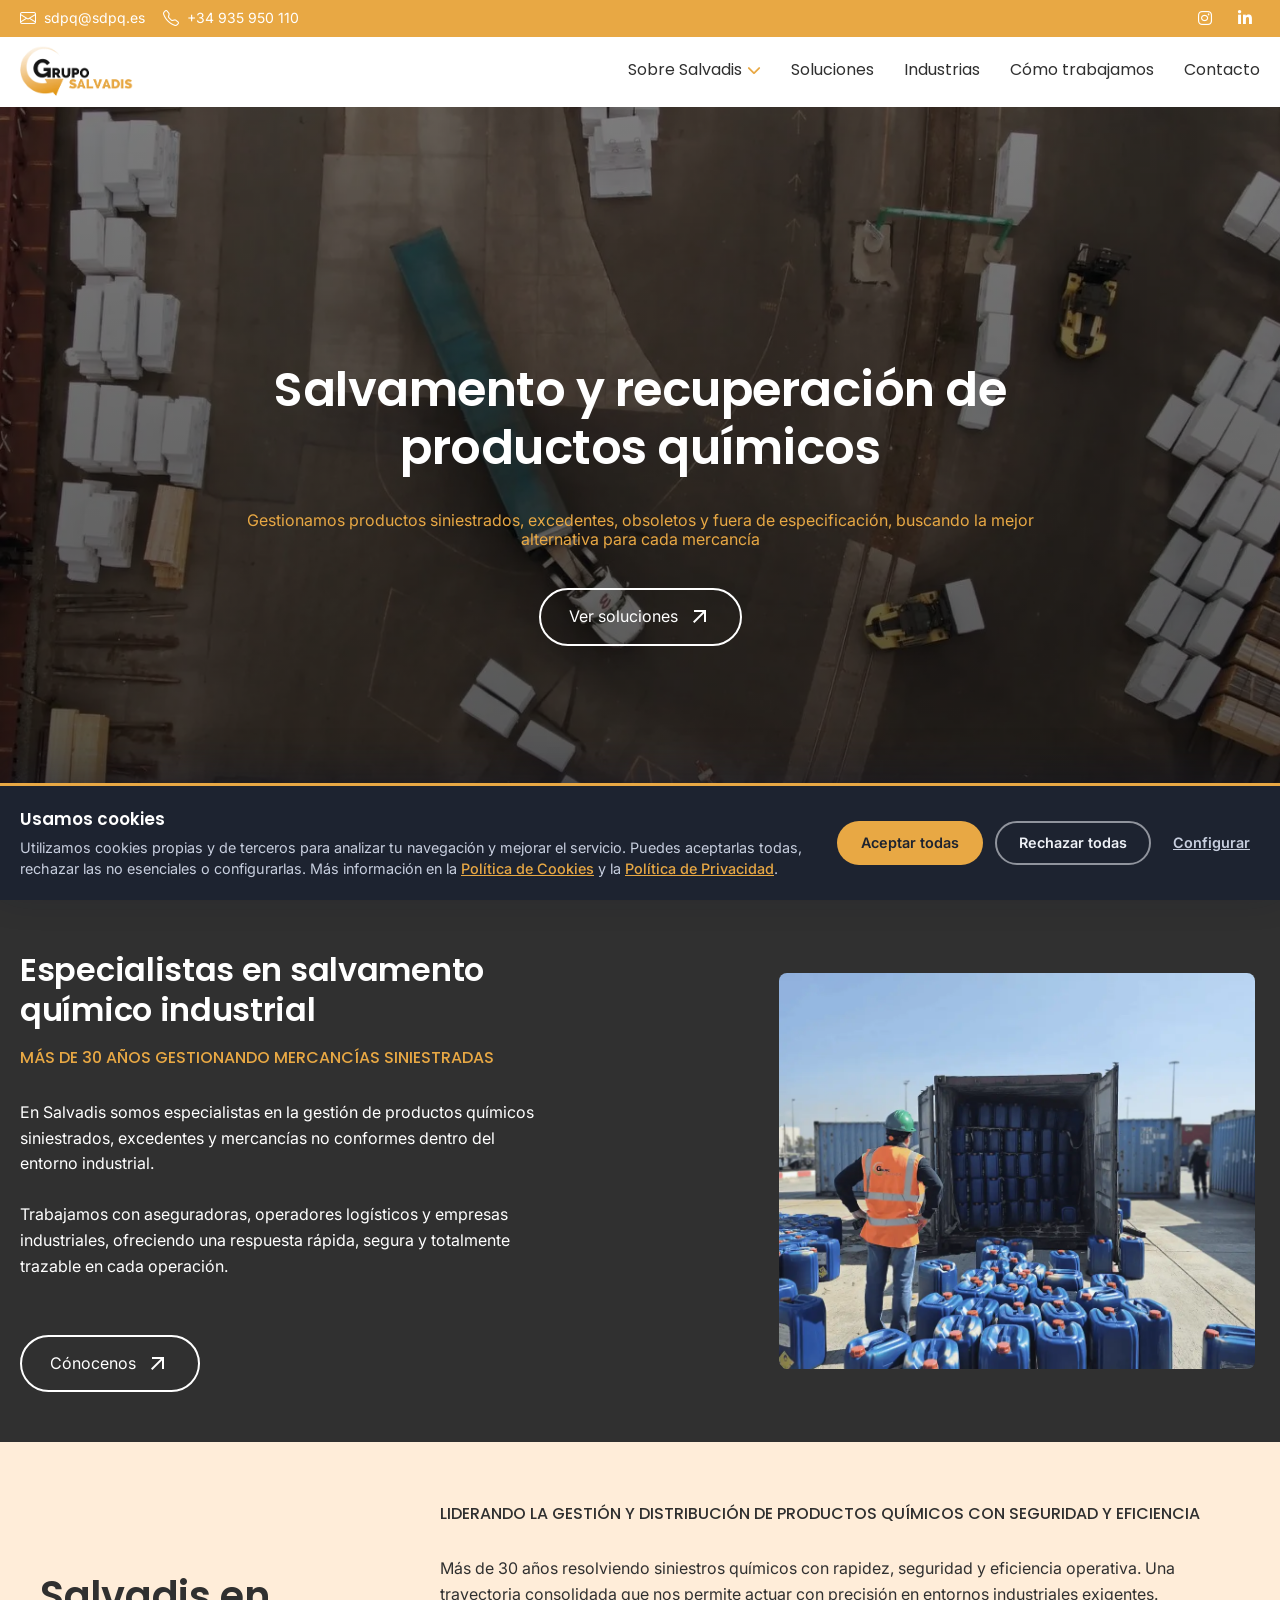
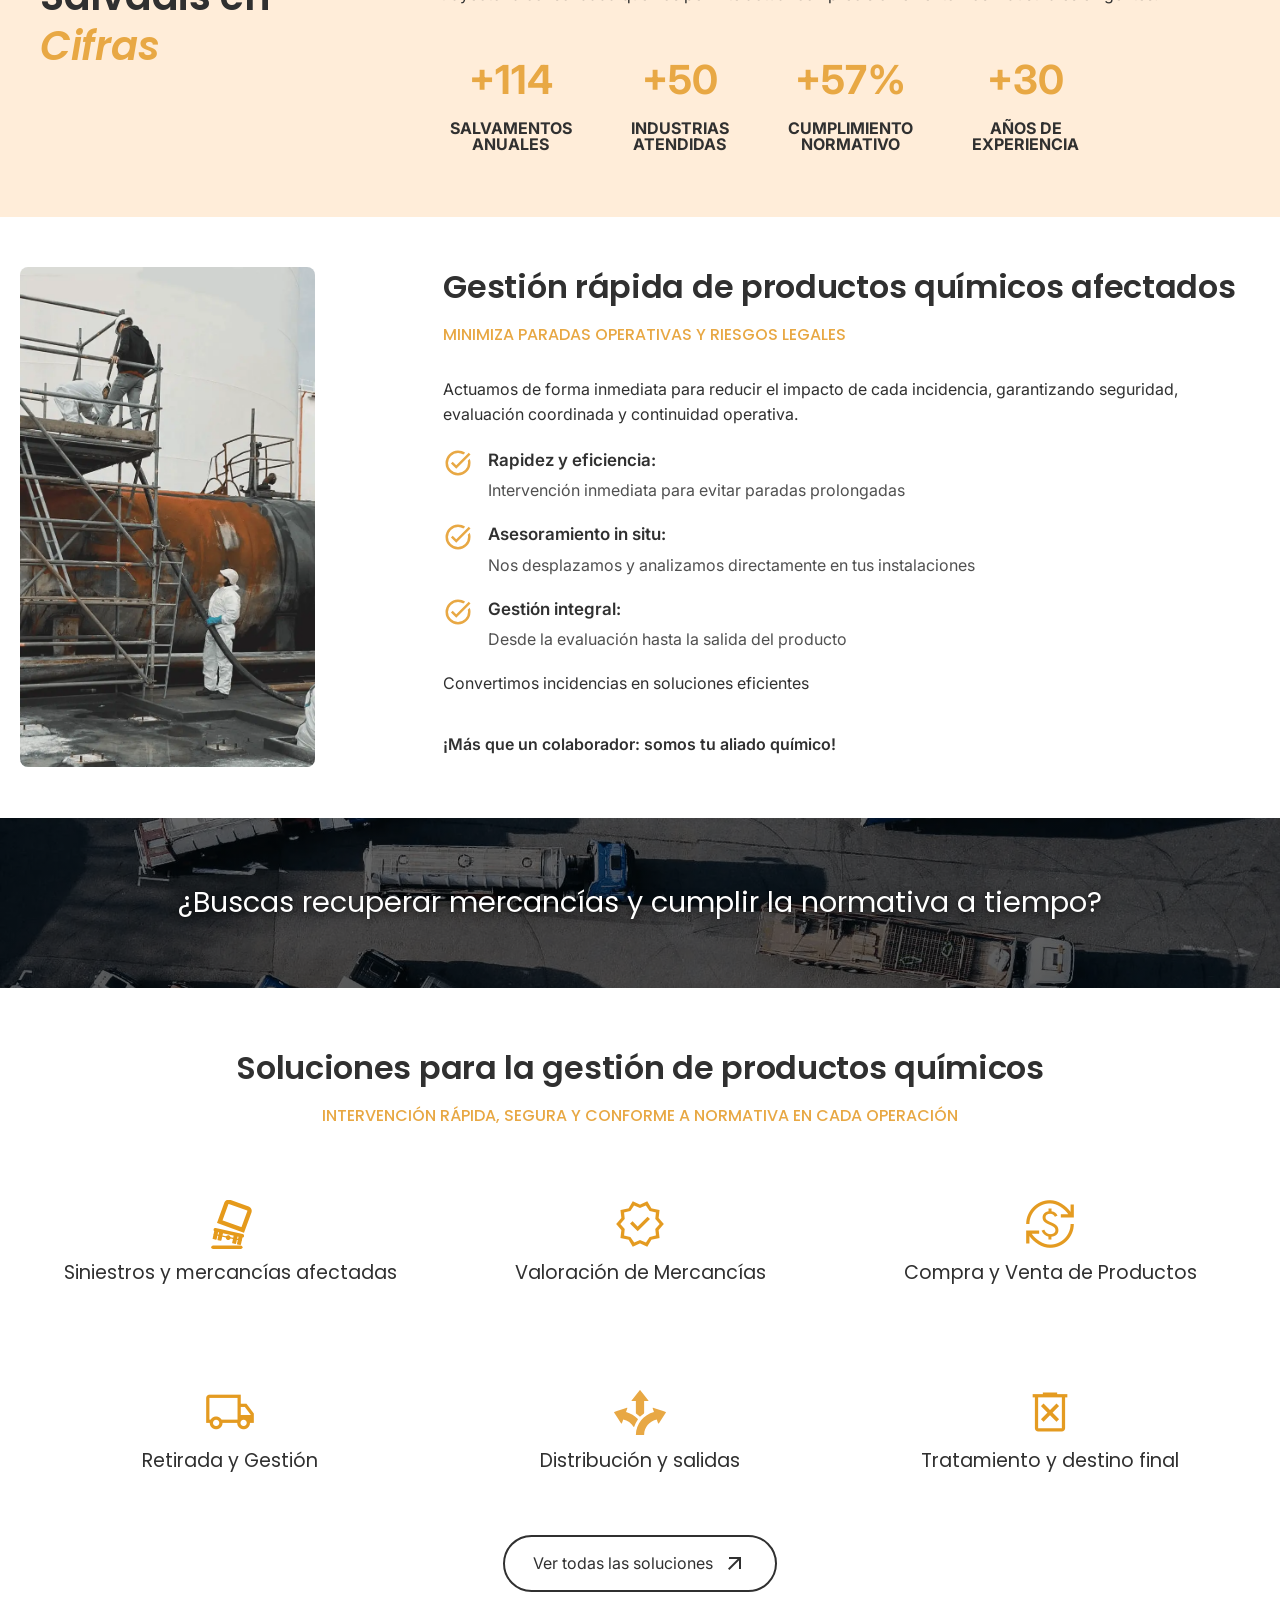
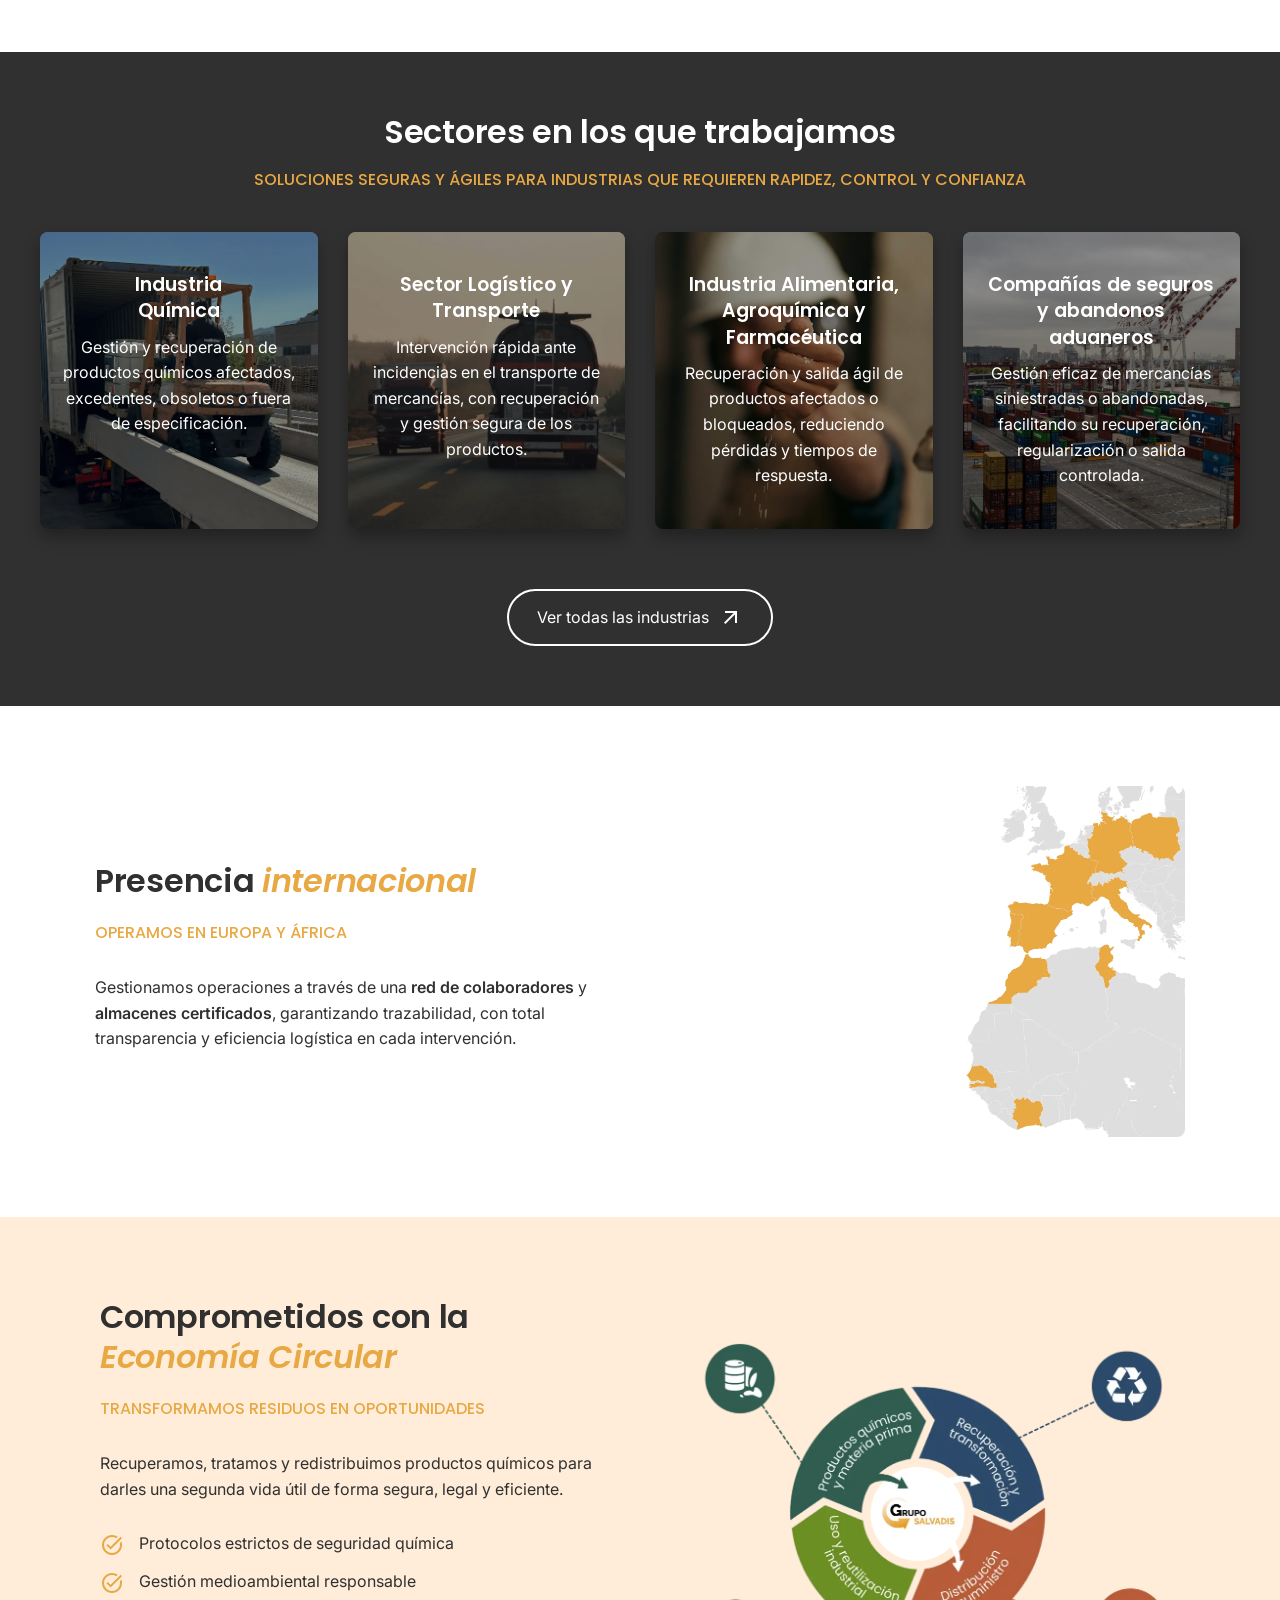
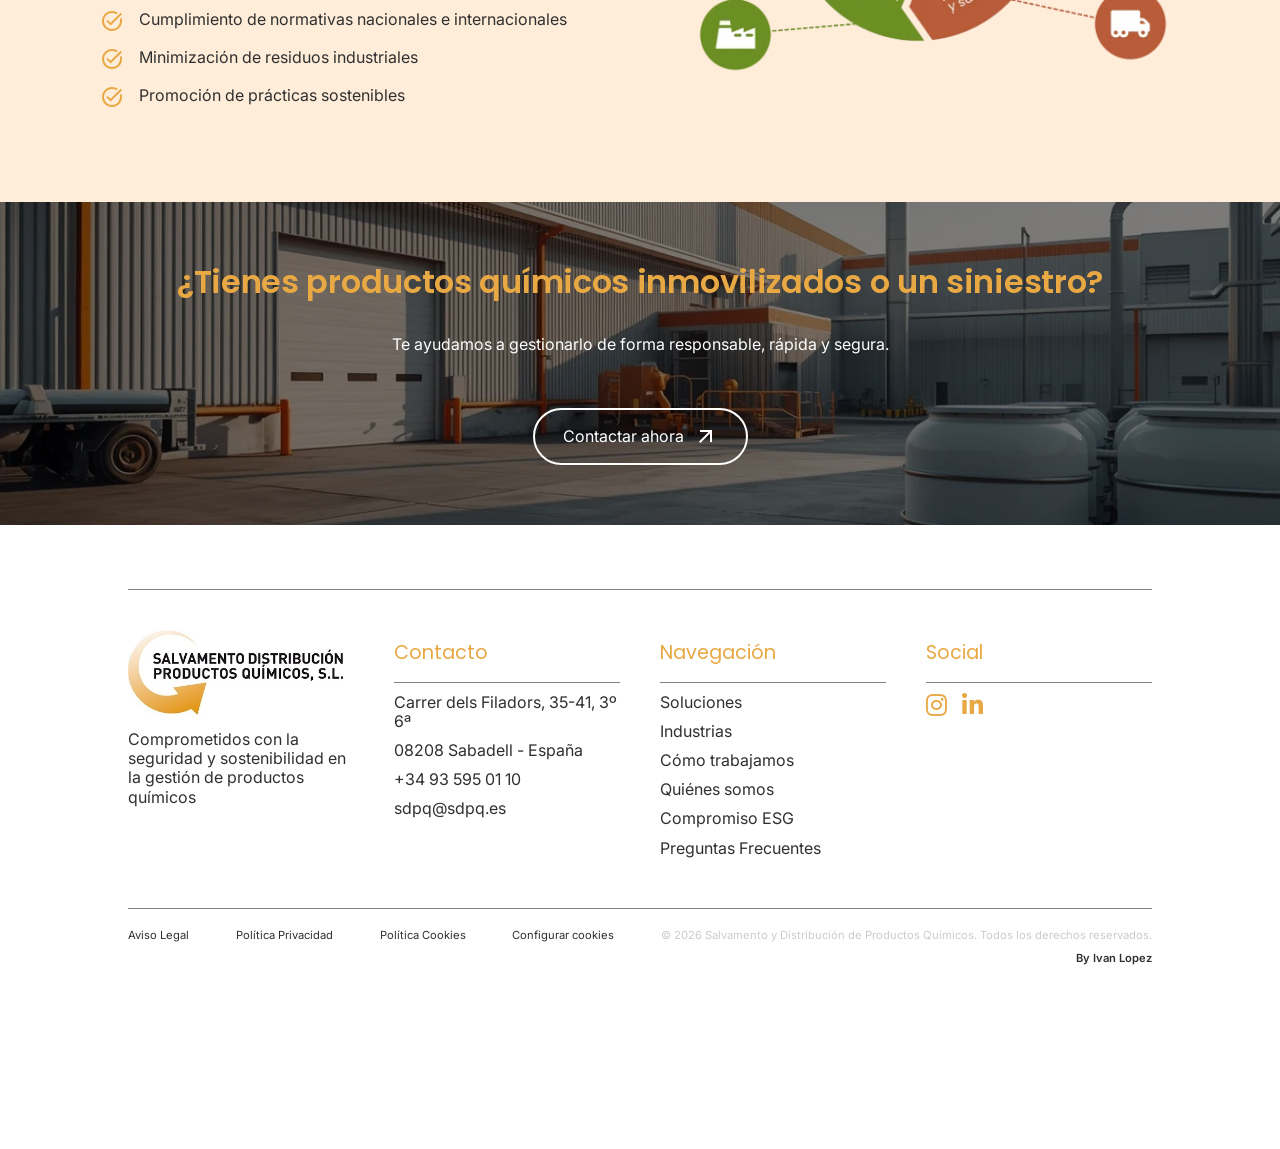
<file: index.html>
﻿<!DOCTYPE html>
<html lang="es">

<head>
    <meta charset="utf-8" />
    <meta name="viewport" content="width=device-width, initial-scale=1">
    <title>Salvadis | Salvamento y recuperación de productos químicos</title>
    <meta name="description"
        content="Salvadis ofrece soluciones de salvamento, recuperación, valoración y distribución de productos químicos afectados, excedentes o fuera de especificación." />
    <meta name="author" content="Ivan Lopez Jimenez" />
    <meta name="robots" content="index, follow">
    <link rel="canonical" href="https://www.salvadis.com/">
    <!-- Open Graph (Mejora en redes sociales) -->
    <meta property="og:title" content="Salvadis | Salvamento y recuperación de productos químicos" />
    <meta property="og:description"
        content="Salvadis ofrece soluciones de salvamento, recuperación, valoración y distribución de productos químicos afectados, excedentes o fuera de especificación." />
    <meta property="og:image" content="https://www.salvadis.com/images/video-hero.webp" />
    <meta property="og:url" content="https://www.salvadis.com/" />
    <meta property="og:type" content="website" />
    <meta property="og:site_name" content="Salvadis">
    <meta property="og:locale" content="es_ES">
    <!-- Twitter / X -->
    <meta name="twitter:card" content="summary_large_image">
    <meta name="twitter:title" content="Salvadis | Salvamento y recuperación de productos químicos">
    <meta name="twitter:description"
        content="Salvadis ofrece soluciones de salvamento, recuperación, valoración y distribución de productos químicos afectados, excedentes o fuera de especificación.">
    <meta name="twitter:image" content="https://www.salvadis.com/images/video-hero.webp">
    <!-- Idioma y accesibilidad -->
    <meta name="google" content="translate" />
    <meta name="google" content="pagereadaloud" />
    <!-- Favicon -->
    <link rel="icon" type="image/png" href="images/salvadis-favicon.png" />
    <meta name="theme-color" content="#E8A844" />
    <!-- Consentimiento de cookies: la analítica se carga solo tras aceptar -->
    <script src="js/cookies.js"></script>
    <!-- Datos Estructurados (Schema JSON-LD) -->
    <script type="application/ld+json">
            {
            "@context": "https://schema.org",
            "@type": "LocalBusiness",
            "name": "Salvamento y Distribución de Productos Químicos (Salvadis)",
            "url": "https://salvadis.com",
            "telephone": "+34935950110"
            }
        </script>
    <!-- CSS -->
    <link rel="stylesheet" href="https://maxcdn.bootstrapcdn.com/bootstrap/3.4.1/css/bootstrap.min.css">
    <!-- Fuentes -->
    <link rel="preconnect" href="https://fonts.googleapis.com">
    <link rel="preconnect" href="https://fonts.gstatic.com" crossorigin>
    <link rel="stylesheet" href="https://cdnjs.cloudflare.com/ajax/libs/font-awesome/6.4.2/css/all.min.css">
    <link rel="stylesheet" href="https://fonts.googleapis.com/css2?family=Material+Symbols+Outlined" />
    <link rel="stylesheet" href="https://fonts.googleapis.com/css2?family=Inter:wght@300;400;500;600;700&display=swap">
    <link rel="stylesheet"
        href="https://fonts.googleapis.com/css2?family=Poppins:ital,wght@0,100;0,200;0,300;0,400;0,500;0,600;0,700;0,800;0,900;1,100;1,200;1,300;1,400;1,500;1,600;1,700;1,800;1,900&family=Work+Sans:ital,wght@0,100..900;1,100..900&display=swap">
    <link rel="stylesheet" href="css/base.css">
    <link rel="stylesheet" href="css/header.css">
    <link rel="stylesheet" href="css/hero.css">
    <link rel="stylesheet" href="css/components.css">
    <link rel="stylesheet" href="css/sections.css">
    <link rel="stylesheet" href="css/cta-footer.css">
    <link rel="stylesheet" href="css/responsive.css">
    <link rel="stylesheet" href="css/cookies.css">
    <!-- Iconos -->
    <link rel="stylesheet" href="https://fonts.googleapis.com/icon?family=Material+Icons">
    <link rel="stylesheet" href="https://cdn.jsdelivr.net/npm/bootstrap-icons@1.11.3/font/bootstrap-icons.min.css">
    <!-- AOS -->
    <link rel="stylesheet" href="https://cdn.jsdelivr.net/npm/aos@2.3.4/dist/aos.css">
    <!-- Scripts (jQuery y Bootstrap) -->
    <script src="https://ajax.googleapis.com/ajax/libs/jquery/3.5.1/jquery.min.js"></script>
    <script src="https://maxcdn.bootstrapcdn.com/bootstrap/3.4.1/js/bootstrap.min.js"></script>
</head>
<body id="myPage" data-spy="scroll" data-target=".navbar" data-offset="107">
    <header>
        <!-- Top Bar -->
        <div class="top-bar">
            <div class="container-topbar">
                <div class="topbar-left">
                    <a href="mailto:sdpq@sdpq.es"><i class="bi bi-envelope"></i> sdpq@sdpq.es</a>
                    <a href="tel:+34935950110"><i class="bi bi-telephone"></i> +34 935 950 110</a>
                </div>
                <div class="topbar-right">
                    <a href="https://www.instagram.com/gruposalvadis/" target="_blank" aria-label="Instagram Salvadis">
                        <i class="fab fa-instagram"></i>
                    </a>
                    <a href="https://es.linkedin.com/company/salvadis" target="_blank" aria-label="LinkedIn Salvadis">
                        <i class="fab fa-linkedin-in"></i>
                    </a>
                </div>
            </div>
        </div>
        <!-- NavBar -->
        <nav class="navbar navbar-default navbar-fixed-top">
            <div class="container container--no-mobile-gutter">
                <div class="navbar-header">
                    <a class="navbar-brand" href="/">
                        <img src="images/salvadis-logo.webp" alt="Logo Salvadis" height="80">
                    </a>
                    <button type="button" class="navbar-toggle" data-toggle="collapse" data-target="#myNavbar">
                        <span class="icon-bar"></span>
                        <span class="icon-bar"></span>
                        <span class="icon-bar"></span>
                    </button>
                </div>

                <div class="collapse navbar-collapse" id="myNavbar">
                    <ul class="nav navbar-nav navbar-right">
                        <li class="dropdown">
                            <a href="#" class="dropdown-toggle">Sobre Salvadis<i
                                    class="fa fa-chevron-down dropdown-icon"></i></a>
                            <ul class="dropdown-menu">
                                <li><a href="quienes-somos">Quiénes Somos</a></li>
                                <li><a href="sostenibilidad">Compromiso ESG</a></li>
                            </ul>
                        </li>
                        <li><a href="soluciones">Soluciones</a></li>
                        <li><a href="industrias">Industrias</a></li>
                        <li><a href="como-trabajamos">Cómo trabajamos</a></li>
                        <li><a href="contacto">Contacto</a></li>
                    </ul>
                </div>
            </div>
        </nav>
    </header>
    <main>
        <!-- HERO -->
        <section class="hero">
            <!-- Video de fondo -->
            <video autoplay muted loop playsinline preload="auto" poster="images/video-hero.webp" class="hero-video"
                aria-hidden="true">
                <source src="videos/video-hero.mp4" type="video/mp4">
                <!-- Si el video no se carga, se muestra esta imagen -->
                <img src="images/video-hero.webp" alt="" class="video-fallback">
            </video>

            <!-- Capa oscura para mejorar la legibilidad del texto -->
            <div class="overlay"></div>

            <!-- Contenido del Hero -->
            <div class="hero-content">
                <h1>Salvamento y recuperación de productos químicos</h1>
                <p>Gestionamos productos siniestrados, excedentes, obsoletos y fuera de especificación, buscando la mejor alternativa para cada mercancía</p>
                <a href="soluciones" class="btn-hero">
                    <span class="btn-text">Ver soluciones</span>
                    <span class="material-symbols-outlined">arrow_outward</span>
                </a>
            </div>
        </section>



        <!-- About us -->
        <section class="text-image-right-section">
            <div class="container-fluid image-text-right">

                <div class="row"> <!-- slideanim -->

                    <div class="col-sm-6 section-text">

                        <h2>Especialistas en salvamento químico industrial</h2>
                        <h3>Más de 30 años gestionando mercancías siniestradas</h3>

                        <p>En Salvadis somos especialistas en la gestión de productos químicos siniestrados, excedentes y
                            mercancías no conformes dentro del entorno industrial.
                            <br><br>Trabajamos con aseguradoras, operadores logísticos y empresas industriales, ofreciendo
                            una respuesta rápida, segura y totalmente trazable en cada operación.
                        </p>

                        <br>
                        <a href="quienes-somos" class="btn-hero">
                            <span class="btn-text">Cónocenos</span>
                            <span class="material-symbols-outlined">arrow_outward</span>
                        </a>

                    </div>

                    <div class="col-sm-6 texto-imagen">
                        <img src="images/servicios/valoracion-mercancias.webp" alt="valoracion-mercancias" />
                    </div>

                </div>

            </div>
        </section>
        <!-- Sección con cifras -->
        <section class="stats-section">
            <div class="stats-container">
                <!-- Columna Izquierda (Título) -->
                <div class="stats-title">
                    <h2><span>Salvadis</span> en <br><em>Cifras</em></h2>
                </div>

                <!-- Columna Derecha (Texto y Cifras) -->
                <div class="stats-content">
                    <h3>Liderando la gestión y distribución de productos químicos con seguridad y eficiencia</h3>
                    <p>Más de 30 años resolviendo siniestros químicos con rapidez, seguridad y eficiencia operativa. Una
                        trayectoria consolidada que nos permite actuar con precisión en entornos industriales exigentes.</p>

                    <div class="stats-grid">
                        <div class="stat">
                            <div><span class="number">+</span><span class="number num" data-target="240">0</span></div>
                            <span class="label">salvamentos <br>anuales</span>
                        </div>
                        <div class="stat">
                            <div><span class="number">+</span><span class="number num" data-target="50">0</span></div>
                            <span class="label">industrias <br>atendidas</span>
                        </div>
                        <div class="stat">
                            <div><span class="number">+</span><span class="number num" data-target="98">0</span><span
                                    class="number">%</span></div>
                            <span class="label">cumplimiento <br>normativo</span>
                        </div>
                        <div class="stat">
                            <div><span class="number">+</span><span class="number num" data-target="30">0</span></div>
                            <span class="label">años de<br>experiencia</span>
                        </div>
                    </div>
                </div>
            </div>
        </section>
        <!-- Valor sobre nosotros -->
        <section class="text-image-left-section">
            <div class="container-fluid image-text-left">
                <div class="row">
                    <!-- Imagen -->
                    <div class="col-sm-4 text-left">
                        <img src="images/gestion-rapida.webp" alt="Gestión Rápida" />
                    </div>

                    <!-- Texto y lista -->
                    <div class="col-sm-8 text-left-text">

                        <h2>Gestión rápida de productos químicos afectados</h2>
                        <h3>Minimiza paradas operativas y riesgos legales</h3>
                        <p>Actuamos de forma inmediata para reducir el impacto de cada incidencia, garantizando seguridad,
                            evaluación coordinada y continuidad operativa.</p>

                        <ul class="features-list">
                            <li>
                                <img src="icons/task_alt.svg" class="feature-icon" alt="Task Alt" />
                                <div class="feature-text">
                                    <strong>Rapidez y eficiencia:</strong>
                                    <span>Intervención inmediata para evitar paradas prolongadas</span>
                                </div>
                            </li>
                            <li>
                                <img src="icons/task_alt.svg" class="feature-icon" alt="Task Alt" />
                                <div class="feature-text">
                                    <strong>Asesoramiento in situ:</strong>
                                    <span>Nos desplazamos y analizamos directamente en tus instalaciones</span>
                                </div>
                            </li>
                            <li>
                                <img src="icons/task_alt.svg" class="feature-icon" alt="Task Alt" />
                                <div class="feature-text">
                                    <strong>Gestión integral:</strong>
                                    <span>Desde la evaluación hasta la salida del producto</span>
                                </div>
                            </li>
                        </ul>
                        <p>Convertimos incidencias en soluciones eficientes</p><br>
                        <p><strong>¡Más que un colaborador: somos tu aliado químico!</strong></p>
                    </div>
                </div>
            </div>
        </section>
        <!-- Questions -->
        <div id="myCarousel" class="carousel-questions">
            <div class="cta-overlay"></div>
            <div class="carousel-inner" role="listbox">
                <div class="carousel-slide active">
                    <h4>¿Tienes productos químicos inmovilizados tras un siniestro?</h4>
                </div>
                <div class="carousel-slide">
                    <h4>¿Buscas recuperar mercancías y cumplir la normativa a tiempo?</h4>
                </div>
                <div class="carousel-slide">
                    <h4>¿Requieres apoyo logístico inmediato y especializado?</h4>
                </div>
                <div class="carousel-slide">
                    <h4>¿Quieres minimizar paradas operativas por productos siniestrados?</h4>
                </div>
            </div>
        </div>

        <!-- Soluciones -->
        <section id="cards-section-white" class="cards-section">
            <div class="container">
                <h2>Soluciones para la gestión de productos químicos</h2>
                <h3>Intervención rápida, segura y conforme a normativa en cada operación</h3>

                <div class="cards-grid-white">
                    <article class="mvv">
                        <span><img src="icons/siniestro_camion.svg" alt="Siniestros y mercancías afectadas"></span>
                        <h4>Siniestros y mercancías afectadas</h4>
                    </article>

                    <article class="mvv">
                        <i class="material-symbols-outlined logo-small" alt="Valoración de mercancías">verified</i>
                        <h4>Valoración de Mercancías</h4>
                    </article>
                    <article class="mvv">
                        <i class="material-symbols-outlined logo-small"
                            alt="Compra y Venta de Productos">currency_exchange</i>
                        <h4>Compra y Venta de Productos</h4>
                    </article>
                    <article class="mvv">
                        <i class="material-symbols-outlined logo-small" alt="Retirada y Gestión">local_shipping</i>
                        <h4>Retirada y Gestión</h4>
                    </article>
                    <article class="mvv">
                        <span><img src="icons/arrows.svg" alt="Distribución y salidas"></span>
                        <h4>Distribución y salidas</h4>
                    </article>
                    <article class="mvv">
                        <i class="material-symbols-outlined logo-small" alt="Residuos y destino final">delete_forever</i>
                        <h4>Tratamiento y destino final</h4>
                    </article>
                </div>
                <a href="soluciones" class="btn-black">
                    <span class="btn-text">Ver todas las soluciones</span>
                    <span class="material-symbols-outlined">arrow_outward</span>
                </a>
            </div>
        </section>

        <!-- Industrias -->
        <section class="cards-section">
            <div class="container container--no-mobile-gutter">
                <h2>Sectores en los que trabajamos</h2>
                <h3>Soluciones seguras y ágiles para industrias que requieren rapidez, control y confianza</h3>

                <div class="cards-grid">
                    <article class="card-box ind-quimica">
                        <h4><strong>Industria<br> Química</strong></h4>
                        <p>Gestión y recuperación de productos químicos afectados, excedentes, obsoletos o fuera de
                            especificación.</p>
                    </article>

                    <article class="card-box ind-logistica">
                        <h4><strong>Sector Logístico y Transporte</strong></h4>
                        <p>Intervención rápida ante incidencias en el transporte de mercancías, con recuperación y gestión
                            segura de los productos.</p>
                    </article>

                    <article class="card-box ind-alimentaria">
                        <h4><strong>Industria Alimentaria, Agroquímica y Farmacéutica</strong></h4>
                        <p>Recuperación y salida ágil de productos afectados o bloqueados, reduciendo pérdidas y tiempos de
                            respuesta.</p>
                    </article>

                    <article class="card-box ind-aduanas">
                        <h4><strong>Compañías de seguros y abandonos aduaneros</strong></h4>
                        <p>Gestión eficaz de mercancías siniestradas o abandonadas, facilitando su recuperación,
                            regularización o salida controlada.</p>
                    </article>
                </div>

                <div class="cards-cta">
                    <a href="industrias" class="btn-hero">
                        <span class="btn-text">Ver todas las industrias</span>
                        <span class="material-symbols-outlined">arrow_outward</span>
                    </a>
                </div>
            </div>
        </section>
        <!-- Presencia de marca mapa -->
        <section class="map-section">
            <div class="map-content map-content--container">
                <div class="map-left">
                    <h2>Presencia <em>internacional</em></h2>
                    <h3>Operamos en Europa y África</h3>
                    <p>Gestionamos operaciones a través de una <strong>red de colaboradores</strong> y <strong>almacenes
                            certificados</strong>, garantizando trazabilidad, con total transparencia y eficiencia logística
                        en cada intervención.</p>
                </div>
                <div class="map-right">
                    <img src="images/map.webp" alt="Mapa Internacional" />
                </div>
            </div>
        </section>
        <!-- Economia Circular -->
        <section class="stats-list-section stats-list-section--no-square">
            <div class="stats-list-content container container--no-mobile-gutter">
                <div class="stats-list-left">
                    <h2>Comprometidos con la <br><em>Economía Circular</em></h2>
                    <h3>Transformamos residuos en oportunidades</h3>
                    <p>Recuperamos, tratamos y redistribuimos productos químicos para darles una segunda vida útil de forma
                        segura, legal y eficiente.</p>
                    <ul class="checklist">
                        <li><img src="icons/task_alt.svg" class="feature-icon" alt="Task Alt" /> Protocolos estrictos de
                            seguridad química</li>
                        <li><img src="icons/task_alt.svg" class="feature-icon" alt="Task Alt" /> Gestión medioambiental
                            responsable</li>
                        <li><img src="icons/task_alt.svg" class="feature-icon" alt="Task Alt" /> Cumplimiento de normativas
                            nacionales e internacionales</li>
                        <li><img src="icons/task_alt.svg" class="feature-icon" alt="Task Alt" /> Minimización de residuos
                            industriales</li>
                        <li><img src="icons/task_alt.svg" class="feature-icon" alt="Task Alt" /> Promoción de prácticas
                            sostenibles</li>
                    </ul>
                </div>
                <div class="stats-list-right">
                    <img src="images/infografia_circular.webp" alt="Infografía Economía Circular" width="100%" />
                </div>
            </div>
        </section>
        <!-- CALL TO ACTION -->
        <section id="cta-home" class="cta-section">
            <div class="cta-overlay"></div>
            <div class="cta-content container">
                <div class="cta-text">
                    <h2>¿Tienes productos químicos inmovilizados o un siniestro?</h2>
                    <p>Te ayudamos a gestionarlo de forma responsable, rápida y segura.</p>
                    <a href="contacto" class="btn-hero">
                        <span class="btn-text">Contactar ahora</span>
                        <span class="material-symbols-outlined">arrow_outward</span>
                    </a>
                </div>
            </div>
        </section>
    </main>
    <footer class="footer">
        <div class="footer-container">
            <div class="footer-column">
                <img src="images/Logo_Salvamento.webp" alt="Logo Salvamento y Distribución de Productos Químicos" />
                <p>Comprometidos con la seguridad y sostenibilidad en la gestión de productos químicos</p>
            </div>
            <div class="footer-column">
                <h4>Contacto</h4>
                <div class="footer-column-ind">
                    <p>Carrer dels Filadors, 35-41, 3º 6ª</p>
                    <p>08208 Sabadell - España</p>
                    <p>+34 93 595 01 10</p>
                    <p>sdpq@sdpq.es</p>
                </div>
            </div>
            <div class="footer-column">
                <h4>Navegación</h4>
                <div class="footer-column-ind">
                    <ul>
                        <li><a href="soluciones">Soluciones</a></li>
                        <li><a href="industrias">Industrias</a></li>
                        <li><a href="como-trabajamos">Cómo trabajamos</a></li>
                        <li><a href="quienes-somos">Quiénes somos</a></li>
                        <li><a href="sostenibilidad">Compromiso ESG</a></li>
                        <li><a href="faqs">Preguntas Frecuentes</a></li>
                    </ul>
                </div>
            </div>
            <div class="footer-column">
                <h4>Social</h4>
                <div class="footer-column-ind">
                    <ul class="social-icons">
                        <a href="https://www.instagram.com/gruposalvadis/" target="_blank"
                            aria-label="Instagram Salvadis">
                            <i class="fab fa-instagram"></i>
                        </a>
                        <a href="https://es.linkedin.com/company/salvadis" target="_blank"
                            aria-label="LinkedIn Salvadis">
                            <i class="fab fa-linkedin-in"></i>
                        </a>
                    </ul>
                </div>
            </div>
        </div>
        <div class="footer-bottom">
            <div>
                <p><a href="aviso-legal" title="Aviso Legal" class="politica">Aviso Legal</a></p>
            </div>
            <div>
                <p><a href="politica-de-privacidad" title="Política Privacidad" class="politica">Política Privacidad</a>
                </p>
            </div>
            <div>
                <p><a href="politica-de-cookies" title="Política Cookies" class="politica">Política Cookies</a></p>
            </div>
            <div>
                <p><a href="#" class="politica" data-ck="config" title="Configurar cookies">Configurar cookies</a></p>
            </div>
            <div class="copy">
                <p>&copy; <span id="year"></span> Salvamento y Distribución de Productos Químicos. Todos los derechos
                    reservados.</p>
                <p>
                    <strong>
                        <a href="https://readymag.website/u2378477842/5393148/" target="_blank"
                            aria-label="Portafolio Ivan Lopez">By Ivan Lopez</a>
                    </strong>
                </p>
            </div>
        </div>
    </footer>
    <script src="js/main.js"></script>
</body>

</html>
</file>
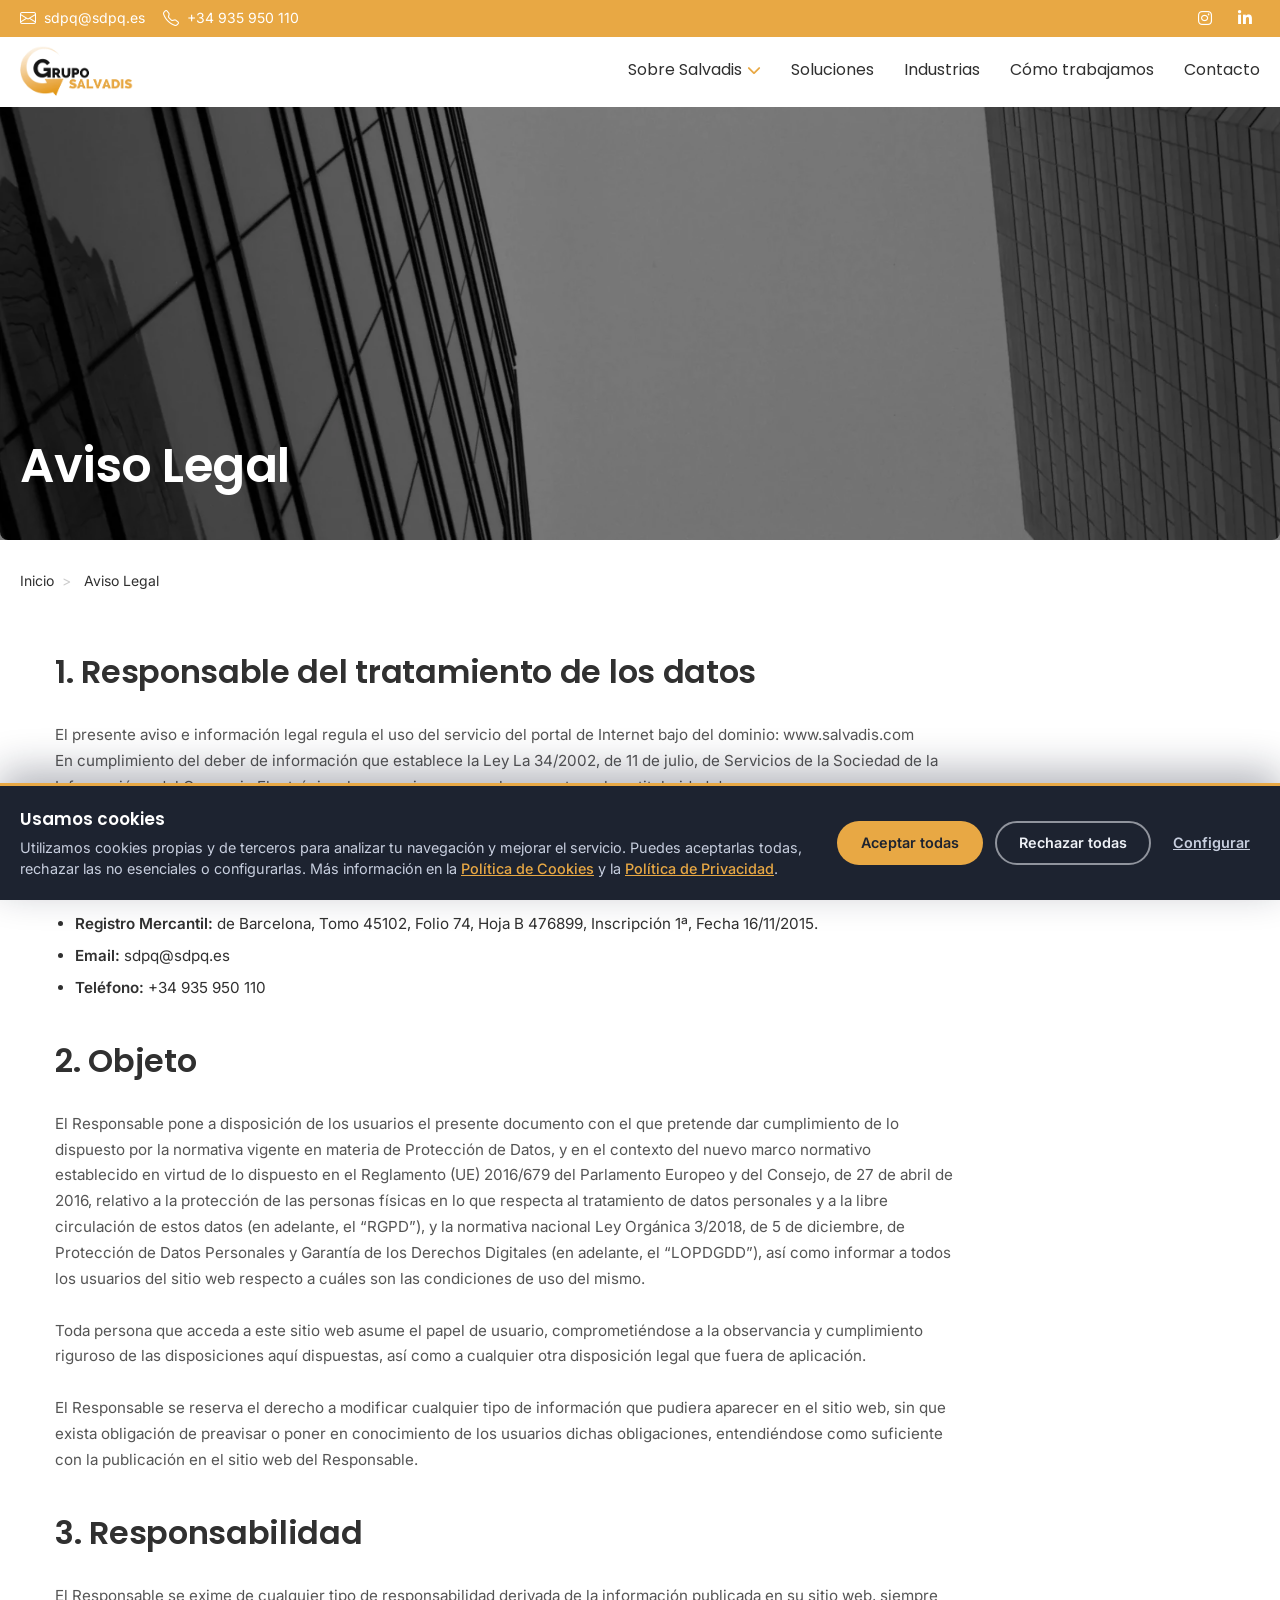
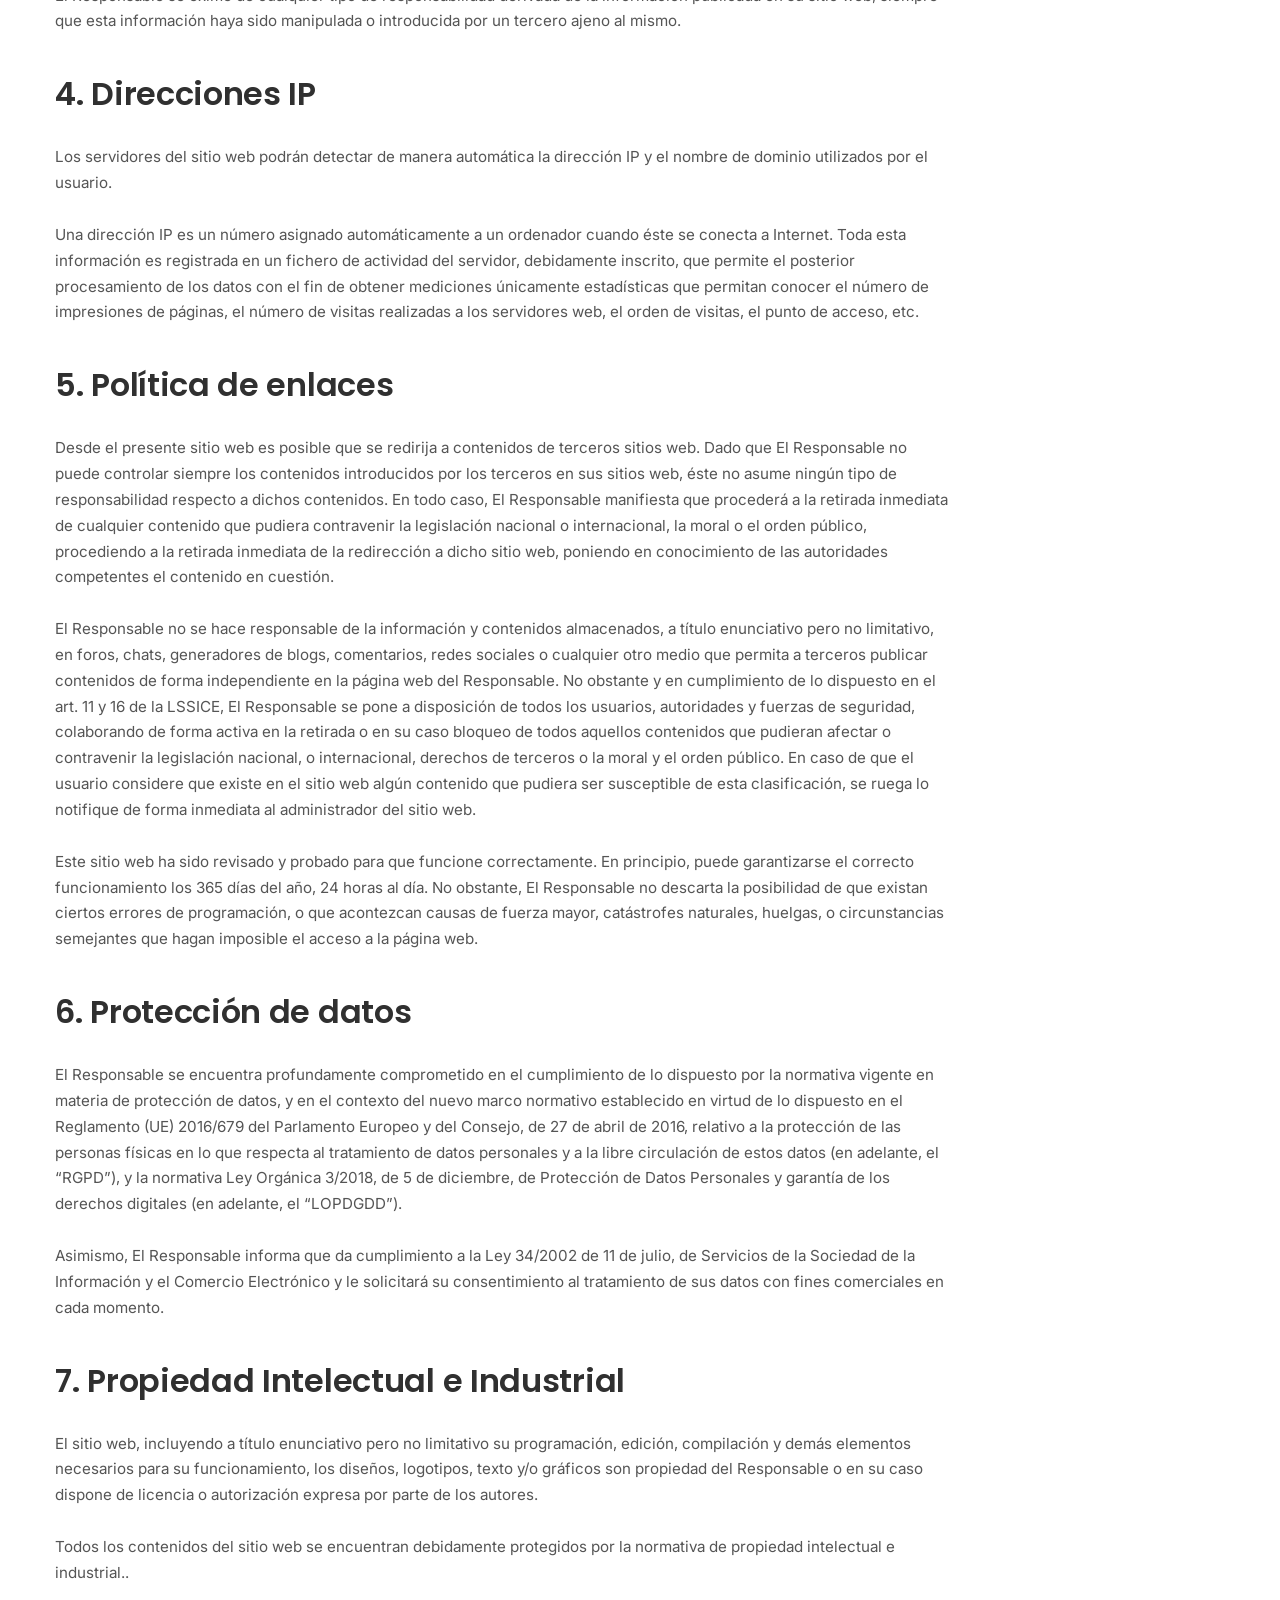
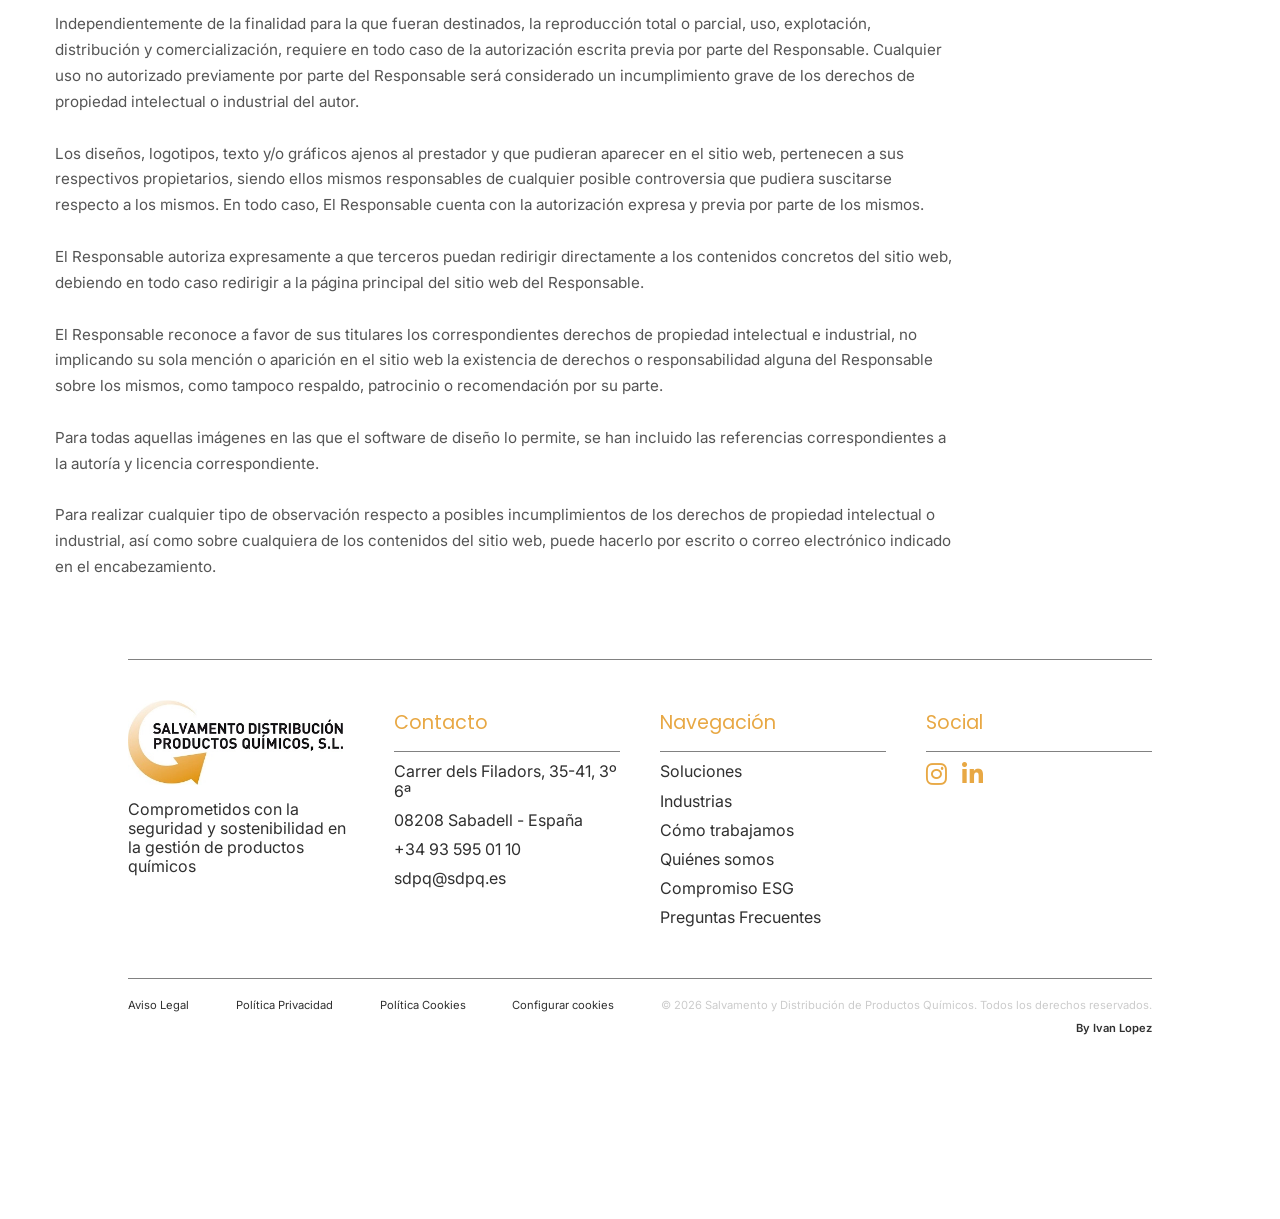
<file: aviso-legal.html>
﻿<!DOCTYPE html>
<html lang="es">

<head>
    <meta charset="utf-8" />
    <meta name="viewport" content="width=device-width, initial-scale=1">
    <title>Aviso Legal | Salvadis</title>
    <meta name="description"
        content="Consulta la información legal del sitio web de Salvadis, su titularidad y las condiciones de uso." />
    <meta name="author" content="Ivan Lopez Jimenez" />
    <meta name="robots" content="noindex, follow" />
    <link rel="canonical" href="https://www.salvadis.com/aviso-legal">
    <!-- Open Graph (Mejora en redes sociales) -->
    <meta property="og:title" content="Aviso Legal | Salvadis" />
    <meta property="og:description"
        content="Consulta la información legal del sitio web de Salvadis, su titularidad y las condiciones de uso." />
    <meta property="og:image" content="https://www.salvadis.com/images/politicas/aviso-legal.webp" />
    <meta property="og:url" content="https://www.salvadis.com/aviso-legal" />
    <meta property="og:type" content="website" />
    <meta property="og:site_name" content="Salvadis" />
    <meta property="og:locale" content="es_ES" />
    <!-- Twitter / X -->
    <meta name="twitter:card" content="summary_large_image">
    <meta name="twitter:title" content="Aviso Legal | Salvadis">
    <meta name="twitter:description"
        content="Consulta la información legal del sitio web de Salvadis, su titularidad y las condiciones de uso.">
    <meta name="twitter:image" content="https://www.salvadis.com/images/politicas/aviso-legal.webp">
    <!-- Idioma y accesibilidad -->
    <meta name="google" content="translate" />
    <meta name="google" content="pagereadaloud" />
    <!-- Favicon -->
    <link rel="icon" type="image/png" href="images/salvadis-favicon.png" />
    <meta name="theme-color" content="#E8A844" />
    <!-- Consentimiento de cookies: la analítica se carga solo tras aceptar -->
    <script src="js/cookies.js"></script>
    <!-- CSS -->
    <link rel="stylesheet" href="https://maxcdn.bootstrapcdn.com/bootstrap/3.4.1/css/bootstrap.min.css">
    <!-- Fuentes -->
    <link rel="preconnect" href="https://fonts.googleapis.com">
    <link rel="preconnect" href="https://fonts.gstatic.com" crossorigin>
    <link rel="stylesheet" href="https://cdnjs.cloudflare.com/ajax/libs/font-awesome/6.4.2/css/all.min.css">
    <link rel="stylesheet" href="https://fonts.googleapis.com/css2?family=Material+Symbols+Outlined" />
    <link rel="stylesheet" href="https://fonts.googleapis.com/css2?family=Inter:wght@300;400;500;600;700&display=swap">
    <link rel="stylesheet"
        href="https://fonts.googleapis.com/css2?family=Poppins:ital,wght@0,100;0,200;0,300;0,400;0,500;0,600;0,700;0,800;0,900;1,100;1,200;1,300;1,400;1,500;1,600;1,700;1,800;1,900&family=Work+Sans:ital,wght@0,100..900;1,100..900&display=swap">
    <link rel="stylesheet" href="css/base.css">
    <link rel="stylesheet" href="css/header.css">
    <link rel="stylesheet" href="css/hero.css">
    <link rel="stylesheet" href="css/components.css">
    <link rel="stylesheet" href="css/sections.css">
    <link rel="stylesheet" href="css/cta-footer.css">
    <link rel="stylesheet" href="css/responsive.css">
    <link rel="stylesheet" href="css/cookies.css">
    <!-- Iconos -->
    <link rel="stylesheet" href="https://fonts.googleapis.com/icon?family=Material+Icons">
    <link rel="stylesheet" href="https://cdn.jsdelivr.net/npm/bootstrap-icons@1.11.3/font/bootstrap-icons.min.css">
    <!-- AOS -->
    <link rel="stylesheet" href="https://cdn.jsdelivr.net/npm/aos@2.3.4/dist/aos.css">
    <!-- Scripts (jQuery y Bootstrap) -->
    <script src="https://ajax.googleapis.com/ajax/libs/jquery/3.5.1/jquery.min.js"></script>
    <script src="https://maxcdn.bootstrapcdn.com/bootstrap/3.4.1/js/bootstrap.min.js"></script>
</head>

<body id="myPage" data-spy="scroll" data-target=".navbar" data-offset="107">
    <header>
        <!-- Top Bar -->
        <div class="top-bar">
            <div class="container-topbar">
                <div class="topbar-left">
                    <a href="mailto:sdpq@sdpq.es"><i class="bi bi-envelope"></i> sdpq@sdpq.es</a>
                    <a href="tel:+34935950110"><i class="bi bi-telephone"></i> +34 935 950 110</a>
                </div>
                <div class="topbar-right">
                    <a href="https://www.instagram.com/gruposalvadis/" target="_blank" aria-label="Instagram Salvadis">
                        <i class="fab fa-instagram"></i>
                    </a>
                    <a href="https://es.linkedin.com/company/salvadis" target="_blank" aria-label="LinkedIn Salvadis">
                        <i class="fab fa-linkedin-in"></i>
                    </a>
                </div>
            </div>
        </div>
        <!-- NavBar -->
        <nav class="navbar navbar-default navbar-fixed-top">
            <div class="container">
                <div class="navbar-header">
                    <a class="navbar-brand" href="/">
                        <img src="images/salvadis-logo.webp" alt="Logo Salvadis" height="80">
                    </a>
                    <button type="button" class="navbar-toggle" data-toggle="collapse" data-target="#myNavbar">
                        <span class="icon-bar"></span>
                        <span class="icon-bar"></span>
                        <span class="icon-bar"></span>
                    </button>
                </div>

                <div class="collapse navbar-collapse" id="myNavbar">
                    <ul class="nav navbar-nav navbar-right">
                        <li class="dropdown">
                            <a href="#" class="dropdown-toggle">Sobre Salvadis<i
                                    class="fa fa-chevron-down dropdown-icon"></i></a>
                            <ul class="dropdown-menu">
                                <li><a href="quienes-somos">Quiénes Somos</a></li>
                                <li><a href="sostenibilidad">Compromiso ESG</a></li>
                            </ul>
                        </li>
                        <li><a href="soluciones">Soluciones</a></li>
                        <li><a href="industrias">Industrias</a></li>
                        <li><a href="como-trabajamos">Cómo trabajamos</a></li>
                        <li><a href="contacto">Contacto</a></li>
                    </ul>
                </div>
            </div>
        </nav>
    </header>
    <main>
        <!-- HERO PEQUEÑO-->
        <section class="hero-small">
            <img src="images/politicas/aviso-legal.webp" alt="Portada Aviso Legal" class="img-hero-small">
            <div class="overlay-small-hero"></div>
            <div class="hero-small-content">
                <h1>Aviso Legal</h1>
            </div>
        </section>
        <!-- BREADCRUMBS-->
        <nav class="breadcrumbs" aria-label="Breadcrumb">
            <ol>
                <li><a href="/">Inicio</a></li>
                <li aria-current="page">Aviso Legal</li>
            </ol>
        </nav>

        <section class="legal-section">
            <div class="container legal-container">

                <div class="legal-content">

                    <h2>1. Responsable del tratamiento de los datos</h2>
                    <p>
                        El presente aviso e información legal regula el uso del servicio del portal de Internet bajo del
                        dominio: www.salvadis.com
                        <br>En cumplimiento del deber de información que establece la Ley La 34/2002, de 11 de julio, de
                        Servicios de la Sociedad de la Información y del Comercio Electrónico, le comunicamos que la
                        presente web es titularidad de:
                    </p>

                    <ul>
                        <li><strong>Razón social:</strong> Salvamento y Distribución de Productos Químicos S.L.</li>
                        <li><strong>CIF:</strong> B66645680</li>
                        <li><strong>Domicilio social:</strong> Carrer dels Filadors, 35-41, 3º 6ª, 08208 Sabadell
                            (Barcelona)</li>
                        <li><strong>Registro Mercantil:</strong> de Barcelona, Tomo 45102, Folio 74, Hoja B 476899,
                            Inscripción 1ª, Fecha 16/11/2015.</li>
                        <li><strong>Email:</strong> sdpq@sdpq.es</li>
                        <li><strong>Teléfono:</strong> +34 935 950 110</li>
                    </ul>

                    <h2>2. Objeto</h2>
                    <p>
                        El Responsable pone a disposición de los usuarios el presente documento con el que pretende dar
                        cumplimiento de lo dispuesto por la normativa vigente en materia de Protección de Datos, y en el
                        contexto del nuevo marco normativo establecido en virtud de lo dispuesto en el Reglamento (UE)
                        2016/679 del Parlamento Europeo y del Consejo, de 27 de abril de 2016, relativo a la protección de
                        las personas físicas en lo que respecta al tratamiento de datos personales y a la libre circulación
                        de estos datos (en adelante, el “RGPD”), y la normativa nacional Ley Orgánica 3/2018, de 5 de
                        diciembre, de Protección de Datos Personales y Garantía de los Derechos Digitales (en adelante, el
                        “LOPDGDD”), así como informar a todos los usuarios del sitio web respecto a cuáles son las
                        condiciones de uso del mismo.<br>
                        <br>Toda persona que acceda a este sitio web asume el papel de usuario, comprometiéndose a la
                        observancia y cumplimiento riguroso de las disposiciones aquí dispuestas, así como a cualquier otra
                        disposición legal que fuera de aplicación.<br>
                        <br>El Responsable se reserva el derecho a modificar cualquier tipo de información que pudiera
                        aparecer en el sitio web, sin que exista obligación de preavisar o poner en conocimiento de los
                        usuarios dichas obligaciones, entendiéndose como suficiente con la publicación en el sitio web del
                        Responsable.
                    </p>

                    <h2>3. Responsabilidad</h2>
                    <p>
                        El Responsable se exime de cualquier tipo de responsabilidad derivada de la información publicada en
                        su sitio web, siempre que esta información haya sido manipulada o introducida por un tercero ajeno
                        al mismo.
                    </p>

                    <h2>4. Direcciones IP</h2>
                    <p>
                        Los servidores del sitio web podrán detectar de manera automática la dirección IP y el nombre de
                        dominio utilizados por el usuario.<br>
                        <br>Una dirección IP es un número asignado automáticamente a un ordenador cuando éste se conecta a
                        Internet. Toda esta información es registrada en un fichero de actividad del servidor, debidamente
                        inscrito, que permite el posterior procesamiento de los datos con el fin de obtener mediciones
                        únicamente estadísticas que permitan conocer el número de impresiones de páginas, el número de
                        visitas realizadas a los servidores web, el orden de visitas, el punto de acceso, etc.
                    </p>

                    <h2>5. Política de enlaces</h2>
                    <p>
                        Desde el presente sitio web es posible que se redirija a contenidos de terceros sitios web. Dado que
                        El Responsable no puede controlar siempre los contenidos introducidos por los terceros en sus sitios
                        web, éste no asume ningún tipo de responsabilidad respecto a dichos contenidos. En todo caso, El
                        Responsable manifiesta que procederá a la retirada inmediata de cualquier contenido que pudiera
                        contravenir la legislación nacional o internacional, la moral o el orden público, procediendo a la
                        retirada inmediata de la redirección a dicho sitio web, poniendo en conocimiento de las autoridades
                        competentes el contenido en cuestión.<br>
                        <br>El Responsable no se hace responsable de la información y contenidos almacenados, a título
                        enunciativo pero no limitativo, en foros, chats, generadores de blogs, comentarios, redes sociales o
                        cualquier otro medio que permita a terceros publicar contenidos de forma independiente en la página
                        web del Responsable. No obstante y en cumplimiento de lo dispuesto en el art. 11 y 16 de la LSSICE,
                        El Responsable se pone a disposición de todos los usuarios, autoridades y fuerzas de seguridad,
                        colaborando de forma activa en la retirada o en su caso bloqueo de todos aquellos contenidos que
                        pudieran afectar o contravenir la legislación nacional, o internacional, derechos de terceros o la
                        moral y el orden público. En caso de que el usuario considere que existe en el sitio web algún
                        contenido que pudiera ser susceptible de esta clasificación, se ruega lo notifique de forma
                        inmediata al administrador del sitio web.<br>
                        <br>Este sitio web ha sido revisado y probado para que funcione correctamente. En principio, puede
                        garantizarse el correcto funcionamiento los 365 días del año, 24 horas al día. No obstante, El
                        Responsable no descarta la posibilidad de que existan ciertos errores de programación, o que
                        acontezcan causas de fuerza mayor, catástrofes naturales, huelgas, o circunstancias semejantes que
                        hagan imposible el acceso a la página web.
                    </p>

                    <h2>6. Protección de datos</h2>
                    <p>
                        El Responsable se encuentra profundamente comprometido en el cumplimiento de lo dispuesto por la
                        normativa vigente en materia de protección de datos, y en el contexto del nuevo marco normativo
                        establecido en virtud de lo dispuesto en el Reglamento (UE) 2016/679 del Parlamento Europeo y del
                        Consejo, de 27 de abril de 2016, relativo a la protección de las personas físicas en lo que respecta
                        al tratamiento de datos personales y a la libre circulación de estos datos (en adelante, el “RGPD”),
                        y la normativa Ley Orgánica 3/2018, de 5 de diciembre, de Protección de Datos Personales y garantía
                        de los derechos digitales (en adelante, el “LOPDGDD”).<br>
                        <br>Asimismo, El Responsable informa que da cumplimiento a la Ley 34/2002 de 11 de julio, de
                        Servicios de la Sociedad de la Información y el Comercio Electrónico y le solicitará su
                        consentimiento al tratamiento de sus datos con fines comerciales en cada momento.
                    </p>

                    <h2>7. Propiedad Intelectual e Industrial</h2>
                    <p>
                        El sitio web, incluyendo a título enunciativo pero no limitativo su programación, edición,
                        compilación y demás elementos necesarios para su funcionamiento, los diseños, logotipos, texto y/o
                        gráficos son propiedad del Responsable o en su caso dispone de licencia o autorización expresa por
                        parte de los autores.<br>
                        <br>Todos los contenidos del sitio web se encuentran debidamente protegidos por la normativa de
                        propiedad intelectual e industrial..<br>
                        <br>Independientemente de la finalidad para la que fueran destinados, la reproducción total o
                        parcial, uso, explotación, distribución y comercialización, requiere en todo caso de la autorización
                        escrita previa por parte del Responsable. Cualquier uso no autorizado previamente por parte del
                        Responsable será considerado un incumplimiento grave de los derechos de propiedad intelectual o
                        industrial del autor.<br>
                        <br>Los diseños, logotipos, texto y/o gráficos ajenos al prestador y que pudieran aparecer en el
                        sitio web, pertenecen a sus respectivos propietarios, siendo ellos mismos responsables de cualquier
                        posible controversia que pudiera suscitarse respecto a los mismos. En todo caso, El Responsable
                        cuenta con la autorización expresa y previa por parte de los mismos.<br>
                        <br>El Responsable autoriza expresamente a que terceros puedan redirigir directamente a los
                        contenidos concretos del sitio web, debiendo en todo caso redirigir a la página principal del sitio
                        web del Responsable.<br>
                        <br>El Responsable reconoce a favor de sus titulares los correspondientes derechos de propiedad
                        intelectual e industrial, no implicando su sola mención o aparición en el sitio web la existencia de
                        derechos o responsabilidad alguna del Responsable sobre los mismos, como tampoco respaldo,
                        patrocinio o recomendación por su parte.<br>
                        <br>Para todas aquellas imágenes en las que el software de diseño lo permite, se han incluido las
                        referencias correspondientes a la autoría y licencia correspondiente.<br>
                        <br>Para realizar cualquier tipo de observación respecto a posibles incumplimientos de los derechos
                        de propiedad intelectual o industrial, así como sobre cualquiera de los contenidos del sitio web,
                        puede hacerlo por escrito o correo electrónico indicado en el encabezamiento.
                    </p>
                    </p>

                </div>

            </div>
        </section>
    </main>
    <footer class="footer">
        <div class="footer-container">
            <div class="footer-column">
                <img src="images/Logo_Salvamento.webp" alt="Logo Salvamento y Distribución de Productos Químicos" />
                <p>Comprometidos con la seguridad y sostenibilidad en la gestión de productos químicos</p>
            </div>
            <div class="footer-column">
                <h4>Contacto</h4>
                <div class="footer-column-ind">
                    <p>Carrer dels Filadors, 35-41, 3º 6ª</p>
                    <p>08208 Sabadell - España</p>
                    <p>+34 93 595 01 10</p>
                    <p>sdpq@sdpq.es</p>
                </div>
            </div>
            <div class="footer-column">
                <h4>Navegación</h4>
                <div class="footer-column-ind">
                    <ul>
                        <li><a href="soluciones">Soluciones</a></li>
                        <li><a href="industrias">Industrias</a></li>
                        <li><a href="como-trabajamos">Cómo trabajamos</a></li>
                        <li><a href="quienes-somos">Quiénes somos</a></li>
                        <li><a href="sostenibilidad">Compromiso ESG</a></li>
                        <li><a href="faqs">Preguntas Frecuentes</a></li>
                    </ul>
                </div>
            </div>
            <div class="footer-column">
                <h4>Social</h4>
                <div class="footer-column-ind">
                    <ul class="social-icons">
                        <a href="https://www.instagram.com/gruposalvadis/" target="_blank"
                            aria-label="Instagram Salvadis">
                            <i class="fab fa-instagram"></i>
                        </a>
                        <a href="https://es.linkedin.com/company/salvadis" target="_blank"
                            aria-label="LinkedIn Salvadis">
                            <i class="fab fa-linkedin-in"></i>
                        </a>
                    </ul>
                </div>
            </div>
        </div>
        <div class="footer-bottom">
            <div>
                <p><a href="aviso-legal" title="Aviso Legal" class="politica">Aviso Legal</a></p>
            </div>
            <div>
                <p><a href="politica-de-privacidad" title="Política Privacidad" class="politica">Política Privacidad</a>
                </p>
            </div>
            <div>
                <p><a href="politica-de-cookies" title="Política Cookies" class="politica">Política Cookies</a></p>
            </div>
            <div>
                <p><a href="#" class="politica" data-ck="config" title="Configurar cookies">Configurar cookies</a></p>
            </div>
            <div class="copy">
                <p>&copy; <span id="year"></span> Salvamento y Distribución de Productos Químicos. Todos los derechos
                    reservados.</p>
                <p>
                    <strong>
                        <a href="https://readymag.website/u2378477842/5393148/" target="_blank"
                            aria-label="Portafolio Ivan Lopez">By Ivan Lopez</a>
                    </strong>
                </p>
            </div>
        </div>
    </footer>
    <script src="js/main.js"></script>

</body>

</html>
</file>
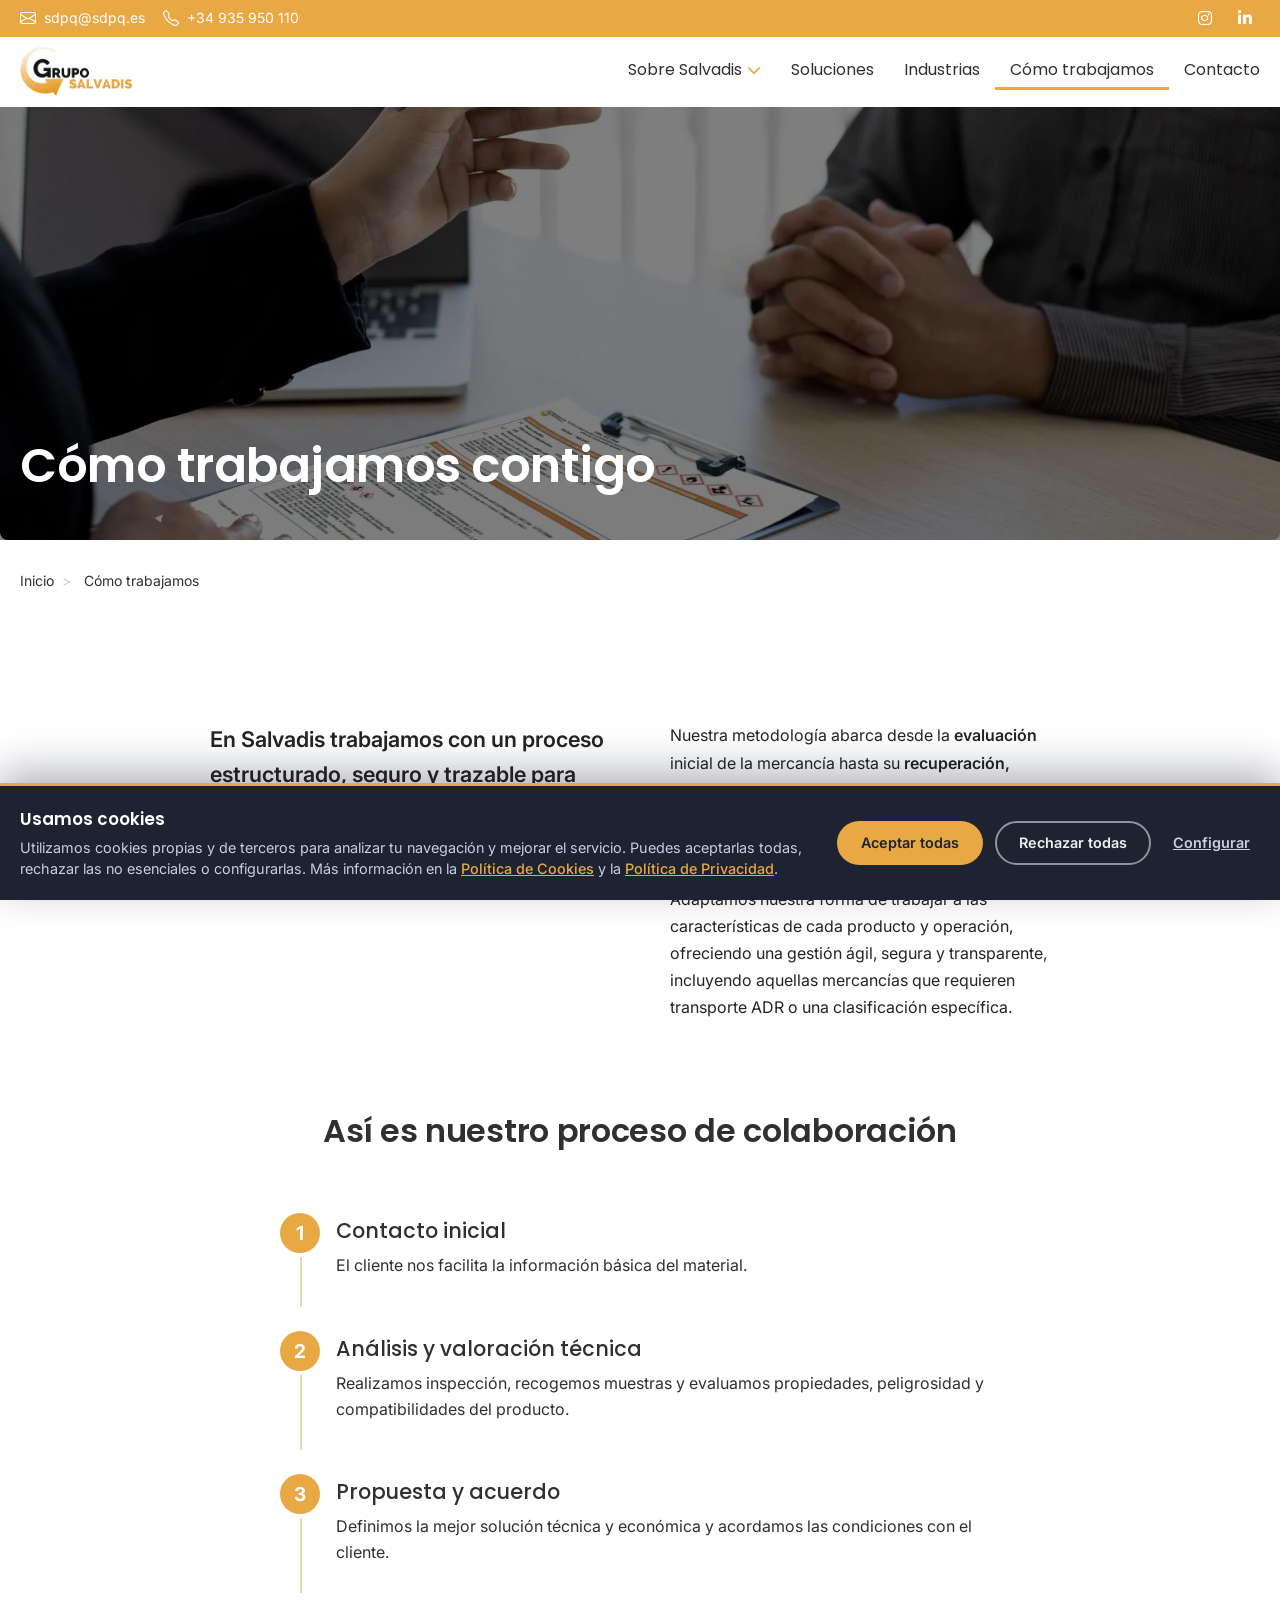
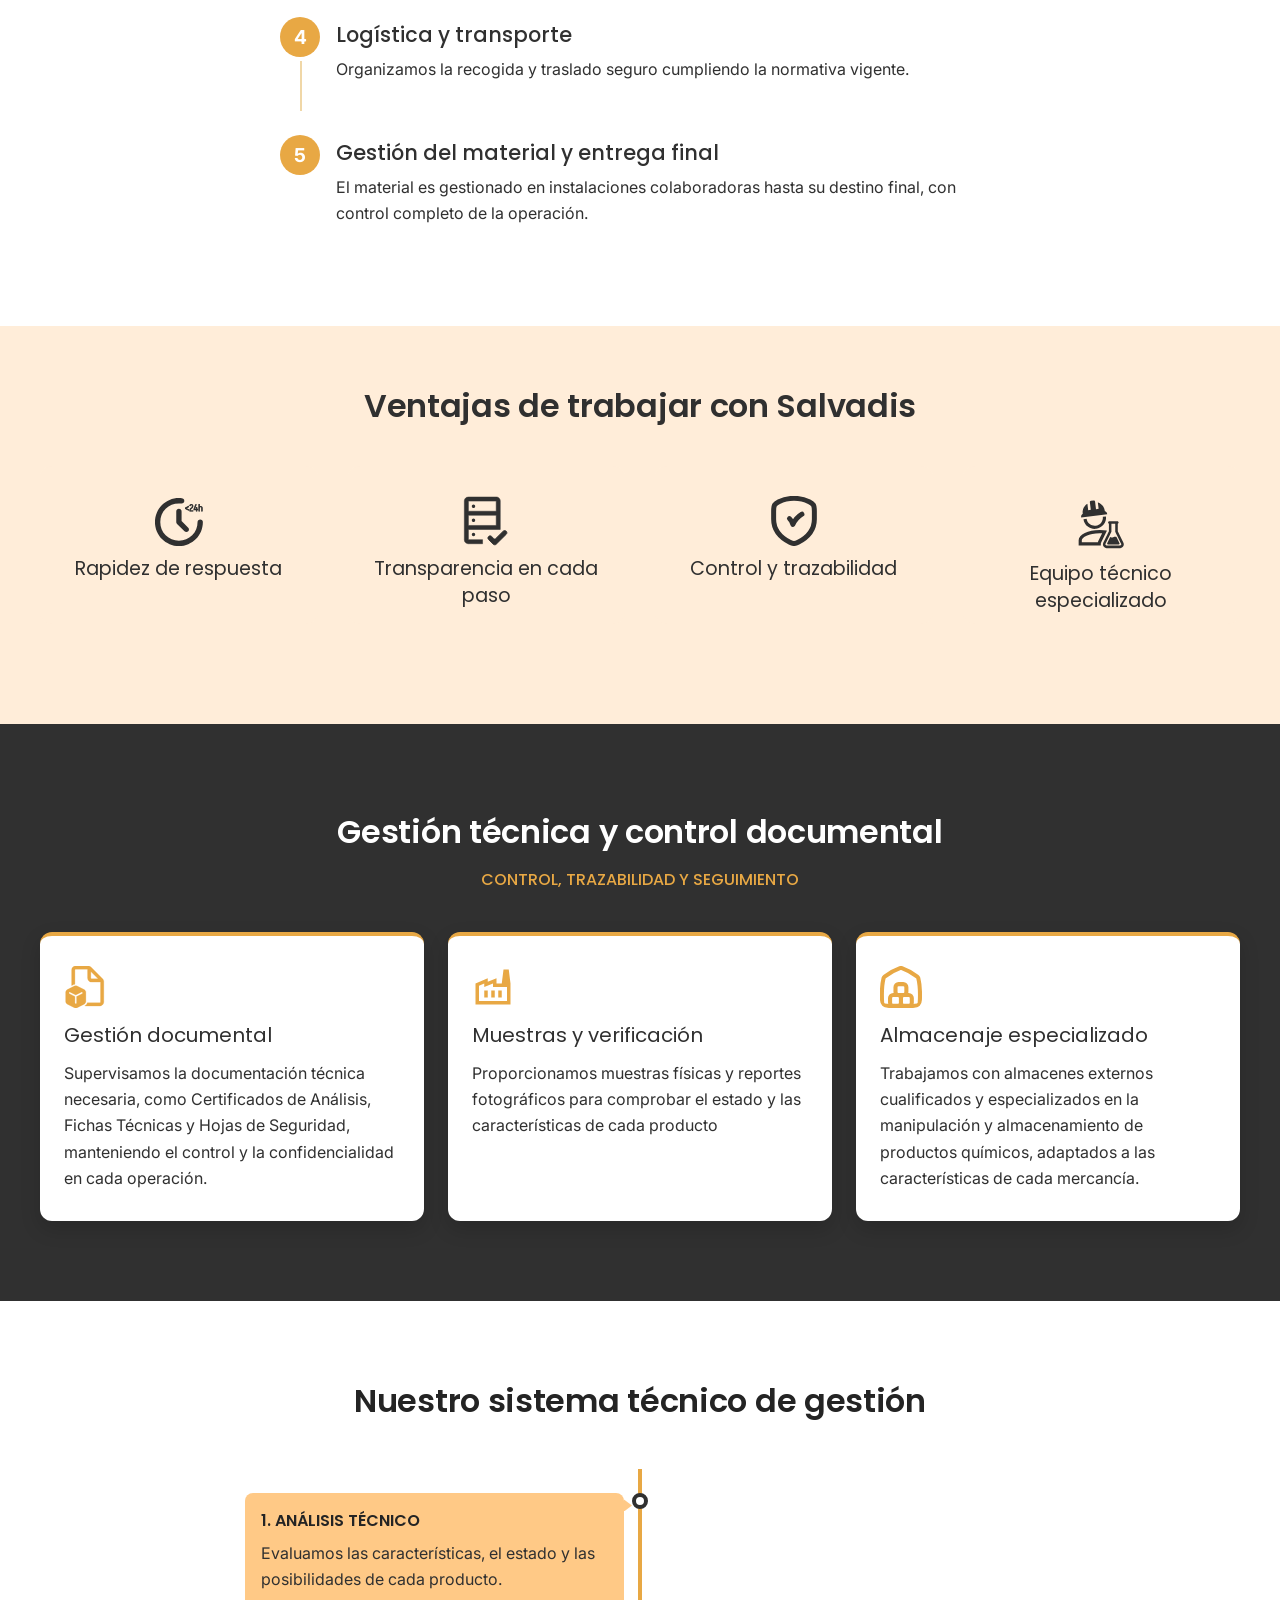
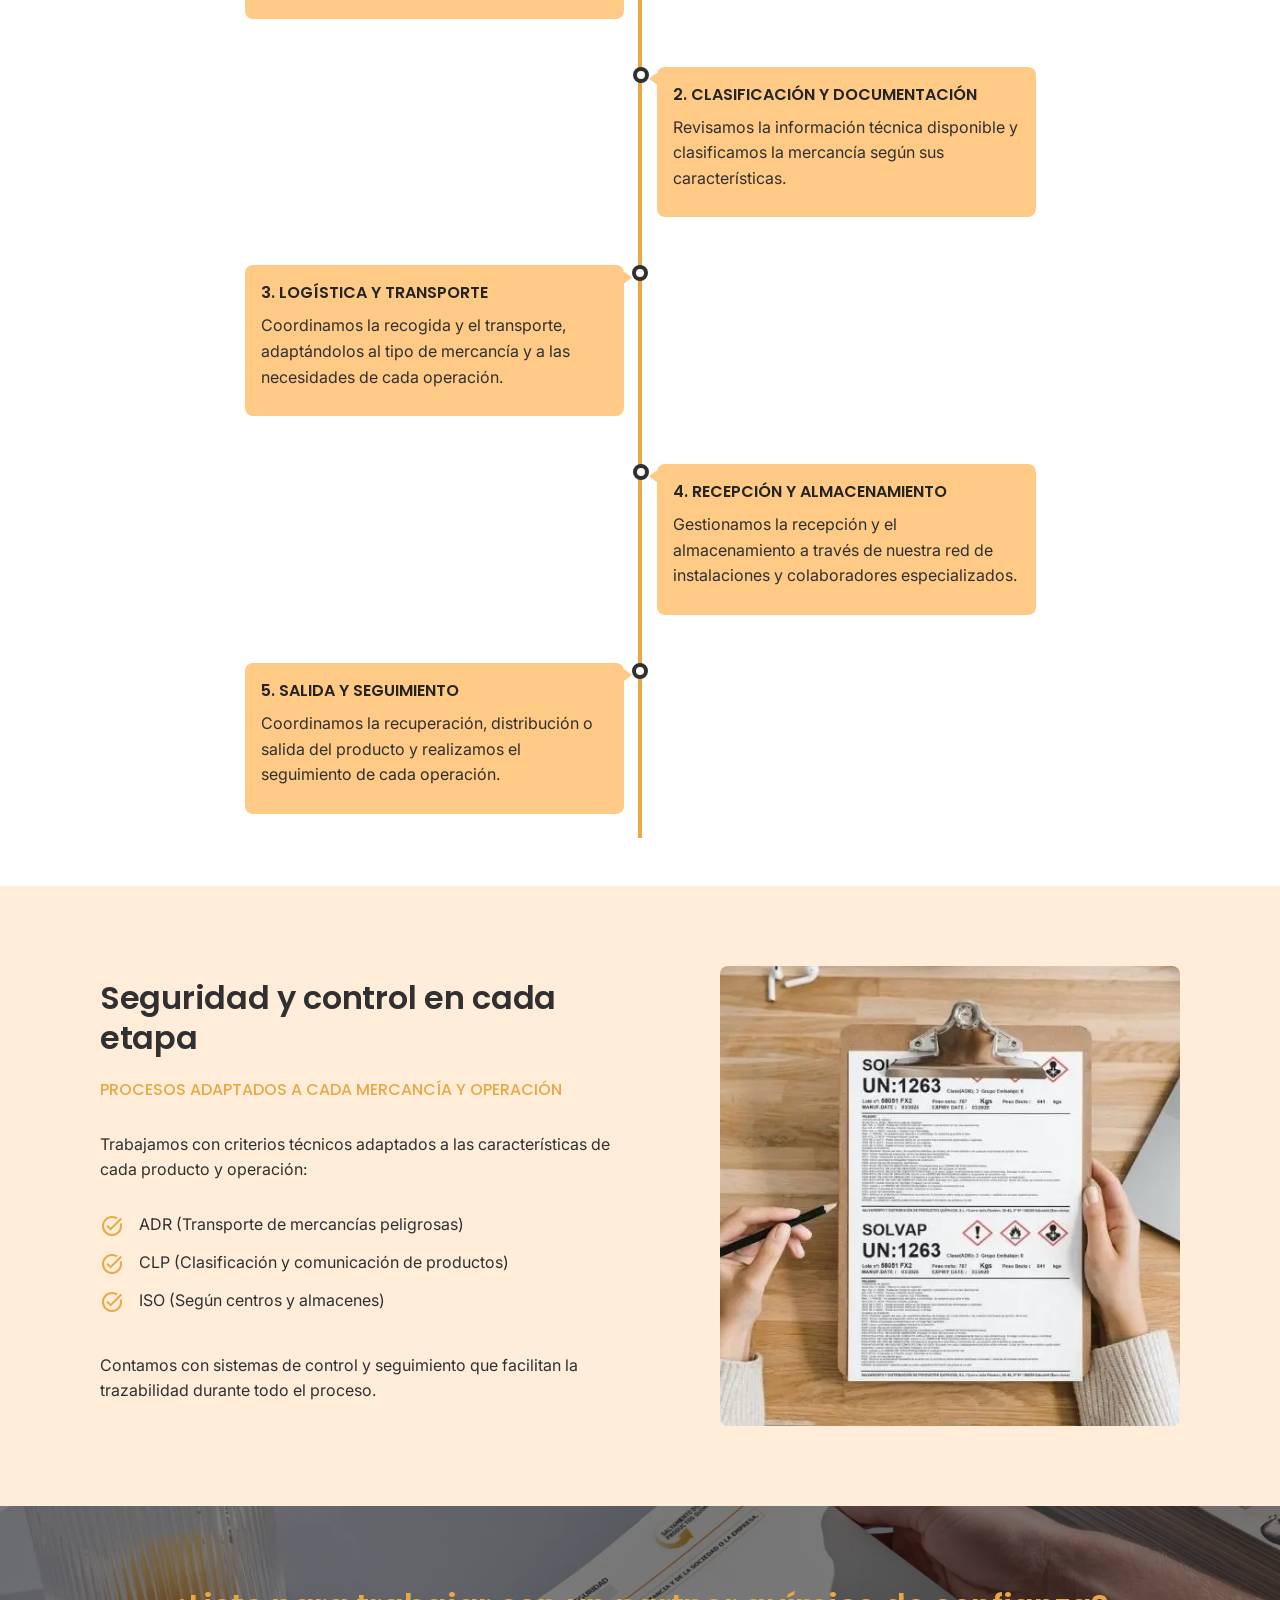
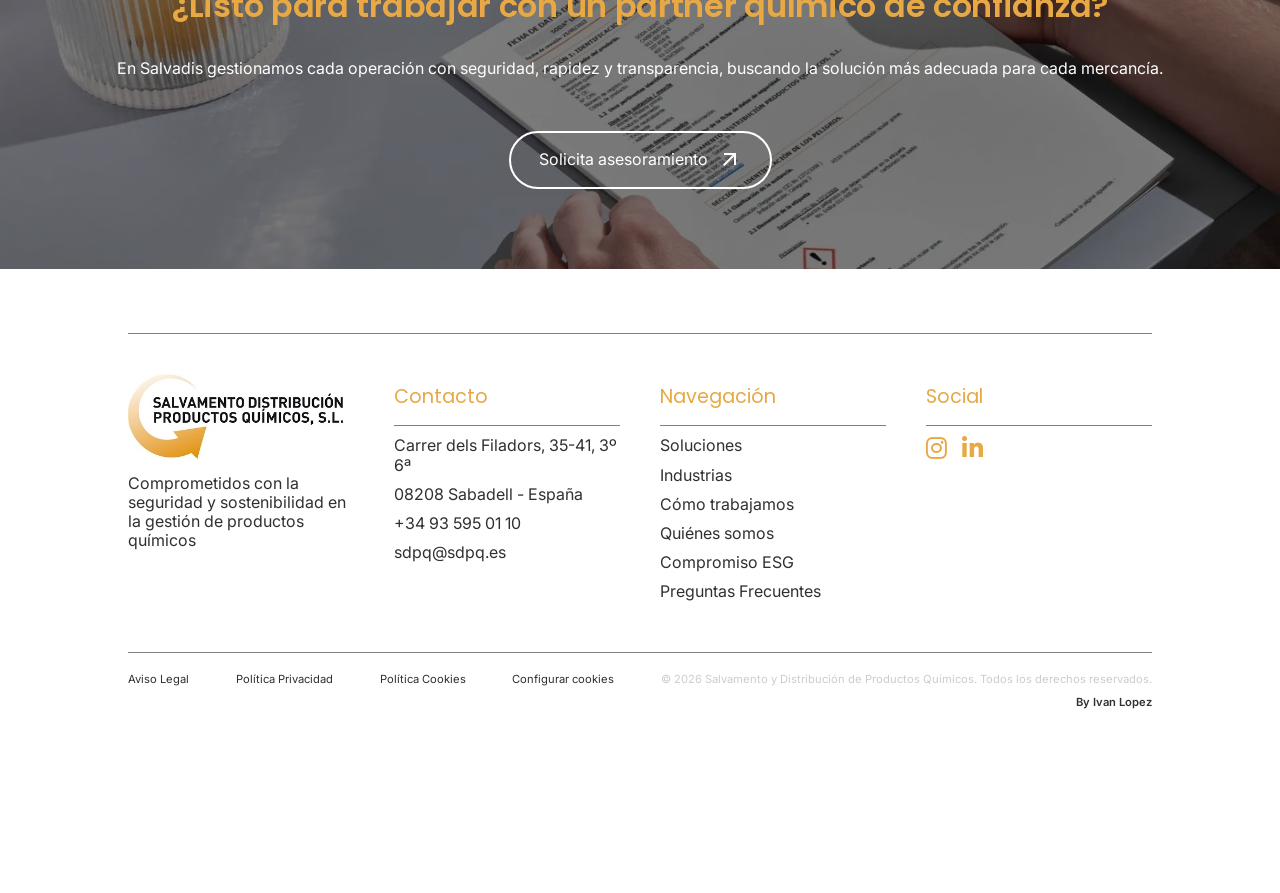
<file: como-trabajamos.html>
﻿<!DOCTYPE html>
<html lang="es">

<head>
    <meta charset="utf-8" />
    <meta name="viewport" content="width=device-width, initial-scale=1">
    <title>Cómo trabajamos | Gestión de productos químicos | Salvadis</title>
    <meta name="description"
        content="Conoce cómo trabajamos en la gestión de productos químicos y mercancías industriales: evaluación, recuperación, almacenamiento, distribución y salida." />
    <meta name="author" content="Ivan Lopez Jimenez" />
    <meta name="robots" content="index, follow">
    <link rel="canonical" href="https://www.salvadis.com/como-trabajamos">
    <!-- Open Graph (Mejora en redes sociales como Facebook, LinkedIn) -->
    <meta property="og:title" content="Cómo trabajamos | Gestión de productos químicos | Salvadis" />
    <meta property="og:description"
        content="Conoce cómo trabajamos en la gestión de productos químicos y mercancías industriales: evaluación, recuperación, almacenamiento, distribución y salida." />
    <meta property="og:image" content="https://www.salvadis.com/images/ficha-seguridad.webp" />
    <meta property="og:url" content="https://www.salvadis.com/como-trabajamos" />
    <meta property="og:type" content="website" />
    <meta property="og:site_name" content="Salvadis">
    <meta property="og:locale" content="es_ES">
    <!-- Twitter / X -->
    <meta name="twitter:card" content="summary_large_image">
    <meta name="twitter:title" content="Cómo trabajamos | Gestión de productos químicos | Salvadis">
    <meta name="twitter:description"
        content="Conoce cómo trabajamos en la gestión de productos químicos y mercancías industriales: evaluación, recuperación, almacenamiento, distribución y salida.">
    <meta name="twitter:image" content="https://www.salvadis.com/images/ficha-seguridad.webp">
    <!-- Idioma y accesibilidad -->
    <meta name="google" content="translate" />
    <meta name="google" content="pagereadaloud" />
    <!-- Favicon -->
    <link rel="icon" type="image/png" href="images/salvadis-favicon.png" />
    <meta name="theme-color" content="#E8A844" />
    <!-- Consentimiento de cookies: la analítica se carga solo tras aceptar -->
    <script src="js/cookies.js"></script>
    <!-- CSS -->
    <link rel="stylesheet" href="https://maxcdn.bootstrapcdn.com/bootstrap/3.4.1/css/bootstrap.min.css">
    <!-- Fuentes -->
    <link rel="preconnect" href="https://fonts.googleapis.com">
    <link rel="preconnect" href="https://fonts.gstatic.com" crossorigin>
    <link rel="stylesheet" href="https://cdnjs.cloudflare.com/ajax/libs/font-awesome/6.4.2/css/all.min.css">
    <link rel="stylesheet" href="https://fonts.googleapis.com/css2?family=Material+Symbols+Outlined" />
    <link rel="stylesheet" href="https://fonts.googleapis.com/css2?family=Inter:wght@300;400;500;600;700&display=swap">
    <link rel="stylesheet"
        href="https://fonts.googleapis.com/css2?family=Poppins:ital,wght@0,100;0,200;0,300;0,400;0,500;0,600;0,700;0,800;0,900;1,100;1,200;1,300;1,400;1,500;1,600;1,700;1,800;1,900&family=Work+Sans:ital,wght@0,100..900;1,100..900&display=swap">
    <link rel="stylesheet" href="css/base.css">
    <link rel="stylesheet" href="css/header.css">
    <link rel="stylesheet" href="css/hero.css">
    <link rel="stylesheet" href="css/components.css">
    <link rel="stylesheet" href="css/sections.css">
    <link rel="stylesheet" href="css/cta-footer.css">
    <link rel="stylesheet" href="css/responsive.css">
    <link rel="stylesheet" href="css/cookies.css">
    <!-- Iconos -->
    <link rel="stylesheet" href="https://fonts.googleapis.com/icon?family=Material+Icons">
    <link rel="stylesheet" href="https://cdn.jsdelivr.net/npm/bootstrap-icons@1.11.3/font/bootstrap-icons.min.css">
    <!-- AOS -->
    <link rel="stylesheet" href="https://cdn.jsdelivr.net/npm/aos@2.3.4/dist/aos.css">
    <!-- Scripts (jQuery y Bootstrap) -->
    <script src="https://ajax.googleapis.com/ajax/libs/jquery/3.5.1/jquery.min.js"></script>
    <script src="https://maxcdn.bootstrapcdn.com/bootstrap/3.4.1/js/bootstrap.min.js"></script>
</head>

<body id="myPage" data-spy="scroll" data-target=".navbar" data-offset="107">
    <header>
        <!-- Top Bar -->
        <div class="top-bar">
            <div class="container-topbar">
                <div class="topbar-left">
                    <a href="mailto:sdpq@sdpq.es"><i class="bi bi-envelope"></i> sdpq@sdpq.es</a>
                    <a href="tel:+34935950110"><i class="bi bi-telephone"></i> +34 935 950 110</a>
                </div>
                <div class="topbar-right">
                    <a href="https://www.instagram.com/gruposalvadis/" target="_blank" aria-label="Instagram Salvadis">
                        <i class="fab fa-instagram"></i>
                    </a>
                    <a href="https://es.linkedin.com/company/salvadis" target="_blank" aria-label="LinkedIn Salvadis">
                        <i class="fab fa-linkedin-in"></i>
                    </a>
                </div>
            </div>
        </div>
        <!-- NavBar -->
        <nav class="navbar navbar-default navbar-fixed-top">
            <div class="container">
                <div class="navbar-header">
                    <a class="navbar-brand" href="/">
                        <img src="images/salvadis-logo.webp" alt="Logo Salvadis" height="80">
                    </a>
                    <button type="button" class="navbar-toggle" data-toggle="collapse" data-target="#myNavbar">
                        <span class="icon-bar"></span>
                        <span class="icon-bar"></span>
                        <span class="icon-bar"></span>
                    </button>
                </div>

                <div class="collapse navbar-collapse" id="myNavbar">
                    <ul class="nav navbar-nav navbar-right">
                        <li class="dropdown">
                            <a href="#" class="dropdown-toggle">Sobre Salvadis<i
                                    class="fa fa-chevron-down dropdown-icon"></i></a>
                            <ul class="dropdown-menu">
                                <li><a href="quienes-somos">Quiénes Somos</a></li>
                                <li><a href="sostenibilidad">Compromiso ESG</a></li>
                            </ul>
                        </li>
                        <li><a href="soluciones">Soluciones</a></li>
                        <li><a href="industrias">Industrias</a></li>
                        <li class="active"><a href="como-trabajamos" aria-current="page">Cómo trabajamos</a></li>
                        <li><a href="contacto">Contacto</a></li>
                    </ul>
                </div>
            </div>
        </nav>
    </header>
    <main>
        <!-- HERO PEQUEÑO-->
        <section class="hero-small">
            <img src="images/ficha-seguridad.webp" alt="Portada Como Trabajamos" class="img-hero-small">
            <div class="overlay-small-hero"></div>
            <div class="hero-small-content">
                <h1>Cómo trabajamos contigo</h1>
            </div>
        </section>
        <!-- BREADCRUMBS-->
        <nav class="breadcrumbs" aria-label="Breadcrumb">
            <ol>
                <li><a href="/">Inicio</a></li>
                <li aria-current="page">Cómo trabajamos</li>
            </ol>
        </nav>
        <!-- TEXTO SEO -->
        <section id="texto-seo" class="seo-section">
            <div class="container">
                <div class="seo-grid">

                    <!-- Columna izquierda -->
                    <div class="seo-left">
                        <p><strong>En Salvadis trabajamos con un proceso estructurado, seguro y trazable para gestionar
                                productos químicos y mercancías industriales de forma eficiente.</strong></p>
                    </div>

                    <!-- Columna derecha -->
                    <div class="seo-right">
                        <p>Nuestra metodología abarca desde la <strong>evaluación</strong> inicial de la mercancía hasta su
                            <strong>recuperación, almacenamiento, distribución o salida</strong>, coordinando cada fase con
                            equipos técnicos y colaboradores especializados.<br><br>Adaptamos nuestra forma de trabajar a
                            las características de cada producto y operación, ofreciendo una gestión ágil, segura y
                            transparente, incluyendo aquellas mercancías que requieren transporte ADR o una clasificación
                            específica.
                        </p>
                    </div>

                </div>
            </div>
        </section>
        <!-- PROCESO -->
        <section class="process-section">
            <div class="container">
                <h2>Así es nuestro proceso de colaboración</h2>
                <ol class="process-list">
                    <li>
                        <h3>Contacto inicial</h3>
                        <p>El cliente nos facilita la información básica del material.</p>
                    </li>
                    <li>
                        <h3>Análisis y valoración técnica</h3>
                        <p>Realizamos inspección, recogemos muestras y evaluamos propiedades, peligrosidad y
                            compatibilidades del producto.</p>
                    </li>
                    <li>
                        <h3>Propuesta y acuerdo</h3>
                        <p>Definimos la mejor solución técnica y económica y acordamos las condiciones con el cliente.</p>
                    </li>
                    <li>
                        <h3>Logística y transporte</h3>
                        <p>Organizamos la recogida y traslado seguro cumpliendo la normativa vigente.</p>
                    </li>
                    <li>
                        <h3>Gestión del material y entrega final</h3>
                        <p>El material es gestionado en instalaciones colaboradoras hasta su destino final, con control
                            completo de la operación.</p>
                    </li>
                </ol>
            </div>
        </section>
        <!-- Qué nos diferencia -->
        <section id="cards-section-orange" class="cards-section">
            <div class="container">
                <h2>Ventajas de trabajar con Salvadis</h2>

                <div class="cards-grid">
                    <article class="ventaja-proceso">
                        <span><img src="icons/24h-time-black.svg" alt="Rapidez de respuesta"></span>
                        <h4>Rapidez de respuesta</h4>
                    </article>

                    <article class="ventaja-proceso">
                        <span><img src="icons/list-check-black.svg" alt="Transparencia en cada paso"></span>
                        <h4>Transparencia en cada paso</h4>
                    </article>

                    <article class="ventaja-proceso">
                        <span><img src="icons/cumplimiento-normativo-black.svg" alt="Control y trazabilidad"></span>
                        <h4>Control y trazabilidad</h4>
                    </article>

                    <article class="ventaja-proceso">
                        <span><img src="icons/tecnic-person-black.svg" alt="Equipo técnico especializado"></span>
                        <h4>Equipo técnico especializado</h4>
                    </article>
                </div>
            </div>
        </section>
        <!-- Sección System -->
        <section class="tech-doc-section">
            <div class="container">
                <div class="tech-doc-header">
                    <h2>Gestión técnica y control documental</h2>
                    <h3>Control, trazabilidad y seguimiento</h3>
                </div>
                <div class="tech-doc-grid">
                    <article class="tech-doc-card">
                        <img src="icons/documento.svg" alt="Gestión documental" class="tech-doc-icon">
                        <h4>Gestión documental</h4>
                        <p>Supervisamos la documentación técnica necesaria, como Certificados de Análisis, Fichas Técnicas y
                            Hojas de Seguridad, manteniendo el control y la confidencialidad en cada operación.</p>
                    </article>
                    <article class="tech-doc-card">
                        <img src="icons/science.svg" alt="Muestras y verificación" class="tech-doc-icon">
                        <h4>Muestras y verificación</h4>
                        <p>Proporcionamos muestras físicas y reportes fotográficos para comprobar el estado y las
                            características de cada producto</p>
                    </article>
                    <article class="tech-doc-card">
                        <img src="icons/almacen.svg" alt="Almacenaje especializado" class="tech-doc-icon">
                        <h4>Almacenaje especializado</h4>
                        <p>Trabajamos con almacenes externos cualificados y especializados en la manipulación y
                            almacenamiento de productos químicos, adaptados a las características de cada mercancía.</p>
                    </article>
                </div>
            </div>
        </section>

        <section class="container timeline-section">
            <h2 class="title-timeline">Nuestro sistema técnico de gestión</h2>
            <div class="timeline">

                <div class="timeline-item left">
                    <div class="timeline-content">
                        <h3><strong>1. Análisis técnico</strong></h3>
                        <p>Evaluamos las características, el estado y las posibilidades de cada producto.</p>
                    </div>
                </div>

                <div class="timeline-item right">
                    <div class="timeline-content">
                        <h3><strong>2. Clasificación y documentación</strong></h3>
                        <p>Revisamos la información técnica disponible y clasificamos la mercancía según sus
                            características.</p>
                    </div>
                </div>

                <div class="timeline-item left">
                    <div class="timeline-content">
                        <h3><strong>3. Logística y transporte</strong></h3>
                        <p>Coordinamos la recogida y el transporte, adaptándolos al tipo de mercancía y a las necesidades de
                            cada operación.</p>
                    </div>
                </div>

                <div class="timeline-item right">
                    <div class="timeline-content">
                        <h3><strong>4. Recepción y almacenamiento</strong></h3>
                        <p>Gestionamos la recepción y el almacenamiento a través de nuestra red de instalaciones y
                            colaboradores especializados.</p>
                    </div>
                </div>

                <div class="timeline-item left">
                    <div class="timeline-content card-cierre">
                        <h3><strong>5. Salida y seguimiento</strong></h3>
                        <p>Coordinamos la recuperación, distribución o salida del producto y realizamos el seguimiento de
                            cada operación.</p>
                    </div>
                </div>

            </div>
        </section>

        <!-- Seguridad y Control -->
        <section class="stats-list-section stats-list-section-adr">
            <div class="stats-list-content container">
                <div class="stats-list-left">
                    <h2>Seguridad y control en cada etapa</h2>
                    <h3>Procesos adaptados a cada mercancía y operación</h3>
                    <p>Trabajamos con criterios técnicos adaptados a las características de cada producto y operación:</p>
                    <ul class="checklist">
                        <li><img src="icons/task_alt.svg" class="feature-icon" alt="Task Alt" /> ADR (Transporte de
                            mercancías peligrosas)</li>
                        <li><img src="icons/task_alt.svg" class="feature-icon" alt="Task Alt" /> CLP (Clasificación y
                            comunicación de productos)</li>
                        <li><img src="icons/task_alt.svg" class="feature-icon" alt="Task Alt" /> ISO (Según centros y
                            almacenes)</li>
                    </ul><br>
                    <p>Contamos con sistemas de control y seguimiento que facilitan la trazabilidad durante todo el proceso.
                    </p>
                </div>
                <div class="stats-list-right">
                    <img src="images/adr.webp" alt="Adr" width="80%" />
                </div>
            </div>
        </section>
        <!-- CALL TO ACTION -->
        <section id="cta-system-work" class="cta-section">
            <div class="cta-overlay"></div>
            <div class="cta-content container">
                <div class="cta-text">
                    <h2>¿Listo para trabajar con un partner químico de confianza?</h2>
                    <p>En Salvadis gestionamos cada operación con seguridad, rapidez y transparencia, buscando la solución
                        más adecuada para cada mercancía.</p>
                    <a href="contacto" class="btn-hero">
                        <span class="btn-text">Solicita asesoramiento</span>
                        <span class="material-symbols-outlined">arrow_outward</span>
                    </a>
                </div>
            </div>
        </section>
    </main>
    <footer class="footer">
        <div class="footer-container">
            <div class="footer-column">
                <img src="images/Logo_Salvamento.webp" alt="Logo Salvamento y Distribución de Productos Químicos" />
                <p>Comprometidos con la seguridad y sostenibilidad en la gestión de productos químicos</p>
            </div>
            <div class="footer-column">
                <h4>Contacto</h4>
                <div class="footer-column-ind">
                    <p>Carrer dels Filadors, 35-41, 3º 6ª</p>
                    <p>08208 Sabadell - España</p>
                    <p>+34 93 595 01 10</p>
                    <p>sdpq@sdpq.es</p>
                </div>
            </div>
            <div class="footer-column">
                <h4>Navegación</h4>
                <div class="footer-column-ind">
                    <ul>
                        <li><a href="soluciones">Soluciones</a></li>
                        <li><a href="industrias">Industrias</a></li>
                        <li><a href="como-trabajamos">Cómo trabajamos</a></li>
                        <li><a href="quienes-somos">Quiénes somos</a></li>
                        <li><a href="sostenibilidad">Compromiso ESG</a></li>
                        <li><a href="faqs">Preguntas Frecuentes</a></li>
                    </ul>
                </div>
            </div>
            <div class="footer-column">
                <h4>Social</h4>
                <div class="footer-column-ind">
                    <ul class="social-icons">
                        <a href="https://www.instagram.com/gruposalvadis/" target="_blank"
                            aria-label="Instagram Salvadis">
                            <i class="fab fa-instagram"></i>
                        </a>
                        <a href="https://es.linkedin.com/company/salvadis" target="_blank"
                            aria-label="LinkedIn Salvadis">
                            <i class="fab fa-linkedin-in"></i>
                        </a>
                    </ul>
                </div>
            </div>
        </div>
        <div class="footer-bottom">
            <div>
                <p><a href="aviso-legal" title="Aviso Legal" class="politica">Aviso Legal</a></p>
            </div>
            <div>
                <p><a href="politica-de-privacidad" title="Política Privacidad" class="politica">Política Privacidad</a>
                </p>
            </div>
            <div>
                <p><a href="politica-de-cookies" title="Política Cookies" class="politica">Política Cookies</a></p>
            </div>
            <div>
                <p><a href="#" class="politica" data-ck="config" title="Configurar cookies">Configurar cookies</a></p>
            </div>
            <div class="copy">
                <p>&copy; <span id="year"></span> Salvamento y Distribución de Productos Químicos. Todos los derechos
                    reservados.</p>
                <p>
                    <strong>
                        <a href="https://readymag.website/u2378477842/5393148/" target="_blank"
                            aria-label="Portafolio Ivan Lopez">By Ivan Lopez</a>
                    </strong>
                </p>
            </div>
        </div>
    </footer>
    <script src="js/main.js"></script>

</body>

</html>
</file>
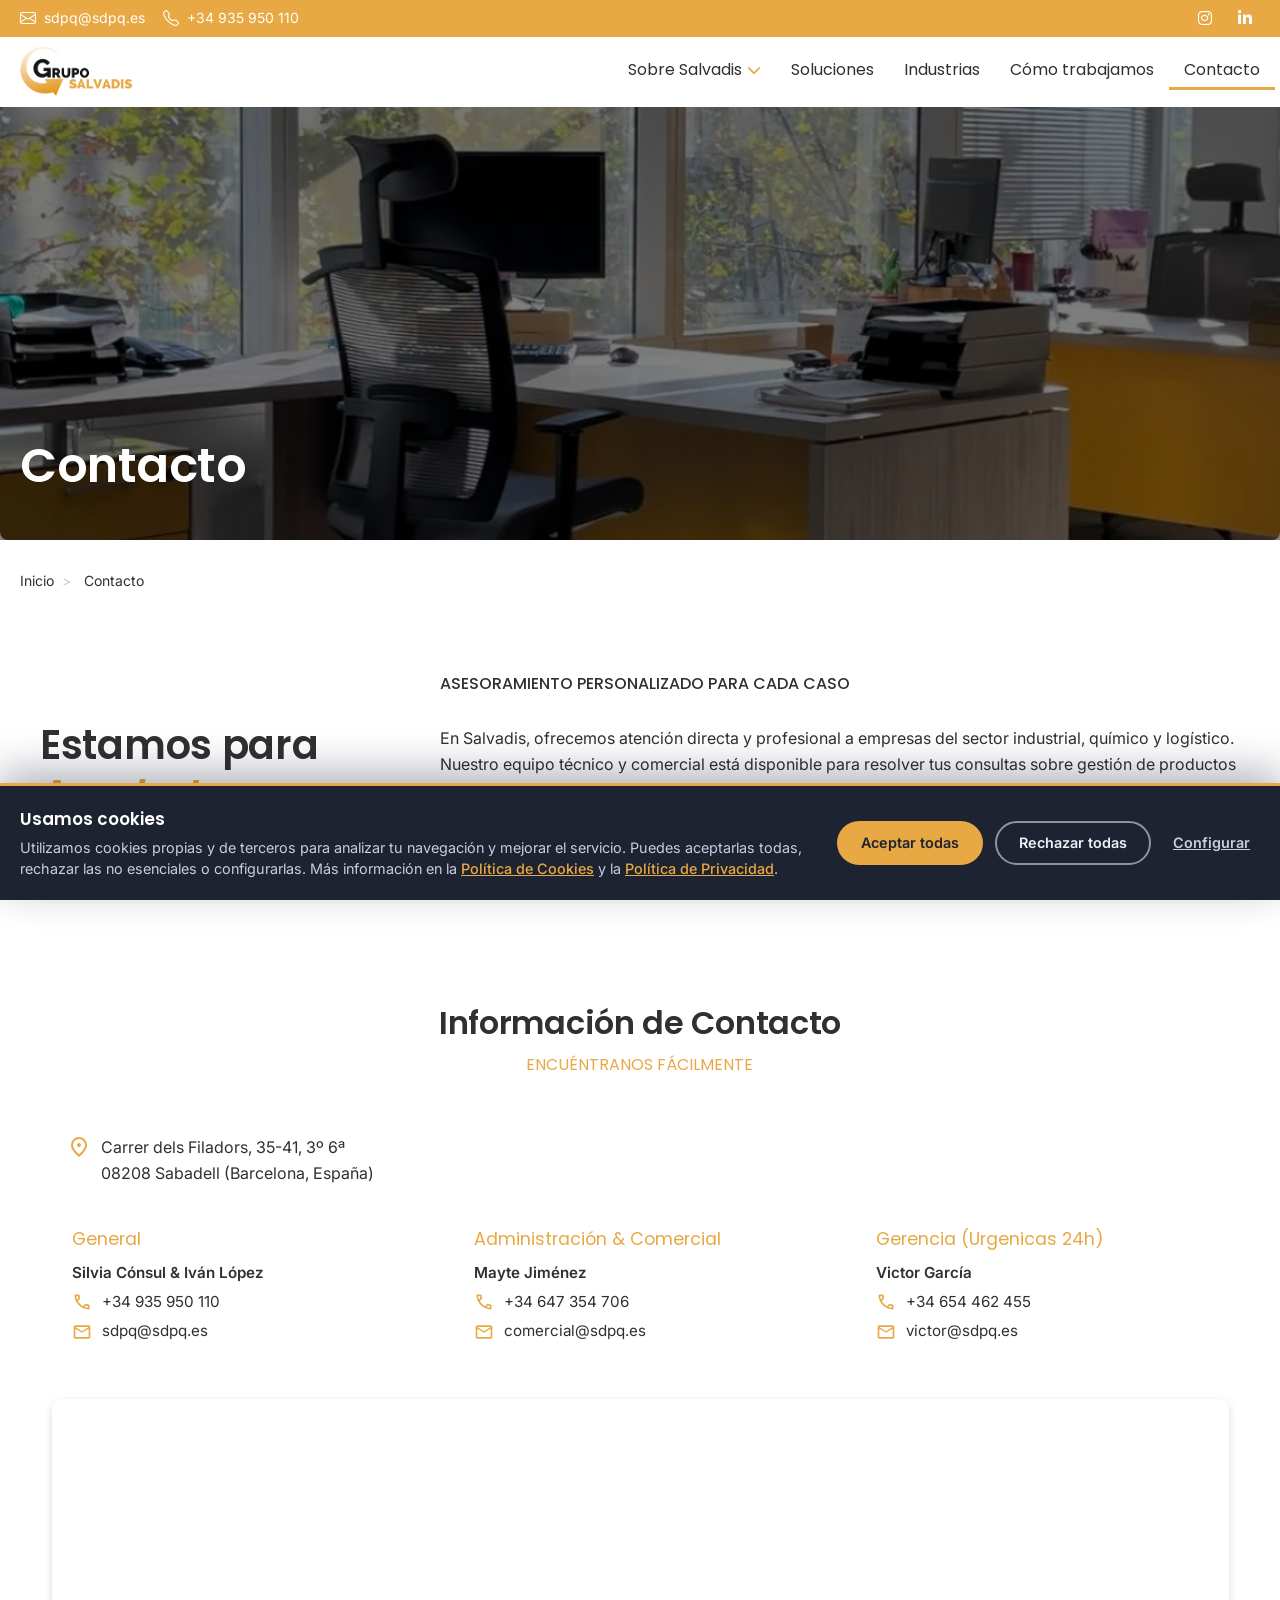
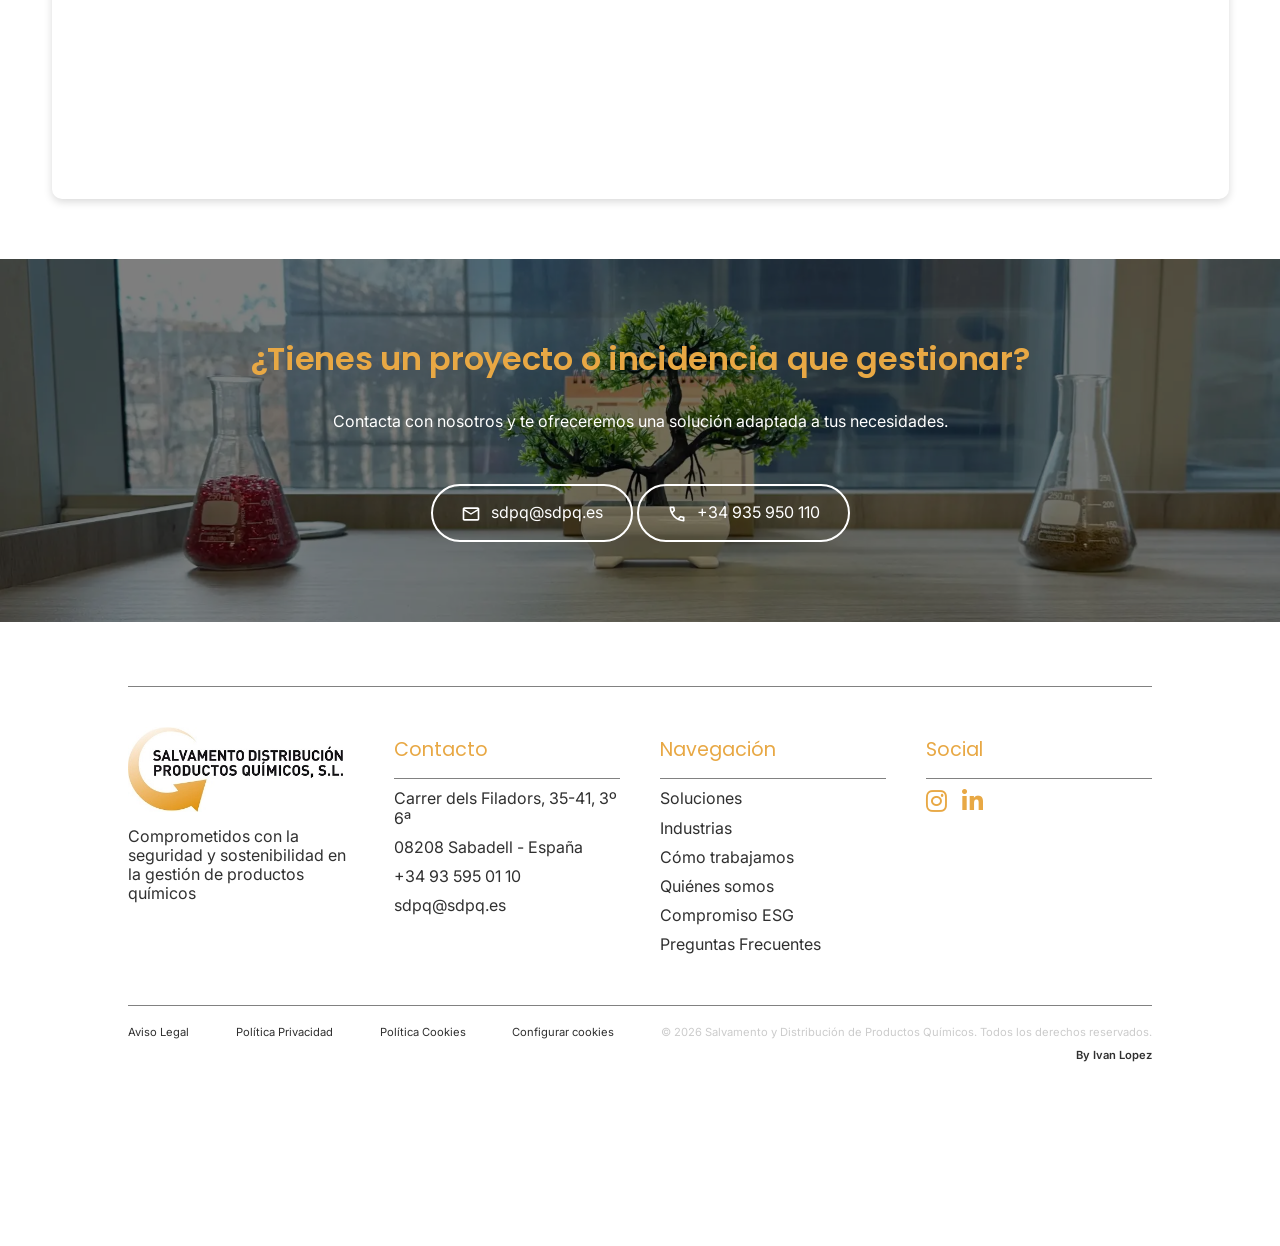
<file: contacto.html>
﻿<!DOCTYPE html>
<html lang="es">

<head>
    <meta charset="utf-8" />
    <meta name="viewport" content="width=device-width, initial-scale=1">
    <title>Contacto | Salvadis</title>
    <meta name="description"
        content="Contacta con Salvadis para consultar sobre la gestión, recuperación, valoración o distribución de productos químicos y mercancías industriales." />
    <meta name="author" content="Ivan Lopez Jimenez" />
    <meta name="robots" content="index, follow">
    <link rel="canonical" href="https://www.salvadis.com/contacto">
    <!-- Open Graph (Mejora en redes sociales) -->
    <meta property="og:title" content="Contacto | Salvadis" />
    <meta property="og:description"
        content="Contacta con Salvadis para consultar sobre la gestión, recuperación, valoración o distribución de productos químicos y mercancías industriales." />
    <meta property="og:image" content="https://www.salvadis.com/images/oficinas-escritorios.webp" />
    <meta property="og:url" content="https://www.salvadis.com/contacto" />
    <meta property="og:type" content="website" />
    <meta property="og:site_name" content="Salvadis">
    <meta property="og:locale" content="es_ES">
    <!-- Twitter / X -->
    <meta name="twitter:card" content="summary_large_image">
    <meta name="twitter:title" content="Contacto | Salvadis">
    <meta name="twitter:description"
        content="Contacta con Salvadis para consultar sobre la gestión, recuperación, valoración o distribución de productos químicos y mercancías industriales. ">
    <meta name="twitter:image" content="https://www.salvadis.com/images/oficinas-escritorios.webp">
    <!-- Idioma y accesibilidad -->
    <meta name="google" content="translate" />
    <meta name="google" content="pagereadaloud" />
    <!-- Favicon -->



    <link rel="icon" type="image/png" href="images/salvadis-favicon.png" />
    <meta name="theme-color" content="#E8A844" />
    <!-- Consentimiento de cookies: la analítica se carga solo tras aceptar -->
    <script src="js/cookies.js"></script>
    <!-- Datos Estructurados (Schema JSON-LD) -->
    <script type="application/ld+json">
            {
            "@context": "https://schema.org",
            "@type": "LocalBusiness",
            "name": "Salvamento y Distribución de Productos Químicos (Salvadis)",
            "url": "https://salvadis.com",
            "telephone": "+34935950110"
            }
        </script>
    <!-- CSS -->
    <link rel="stylesheet" href="https://maxcdn.bootstrapcdn.com/bootstrap/3.4.1/css/bootstrap.min.css">
    <!-- Fuentes -->
    <link rel="preconnect" href="https://fonts.googleapis.com">
    <link rel="preconnect" href="https://fonts.gstatic.com" crossorigin>
    <link rel="stylesheet" href="https://cdnjs.cloudflare.com/ajax/libs/font-awesome/6.4.2/css/all.min.css">
    <link rel="stylesheet" href="https://fonts.googleapis.com/css2?family=Material+Symbols+Outlined" />
    <link rel="stylesheet" href="https://fonts.googleapis.com/css2?family=Inter:wght@300;400;500;600;700&display=swap">
    <link rel="stylesheet"
        href="https://fonts.googleapis.com/css2?family=Poppins:ital,wght@0,100;0,200;0,300;0,400;0,500;0,600;0,700;0,800;0,900;1,100;1,200;1,300;1,400;1,500;1,600;1,700;1,800;1,900&family=Work+Sans:ital,wght@0,100..900;1,100..900&display=swap">
    <link rel="stylesheet" href="css/base.css">
    <link rel="stylesheet" href="css/header.css">
    <link rel="stylesheet" href="css/hero.css">
    <link rel="stylesheet" href="css/components.css">
    <link rel="stylesheet" href="css/sections.css">
    <link rel="stylesheet" href="css/cta-footer.css">
    <link rel="stylesheet" href="css/responsive.css">
    <link rel="stylesheet" href="css/cookies.css">
    <!-- Iconos -->
    <link rel="stylesheet" href="https://fonts.googleapis.com/icon?family=Material+Icons">
    <link rel="stylesheet" href="https://cdn.jsdelivr.net/npm/bootstrap-icons@1.11.3/font/bootstrap-icons.min.css">
    <!-- AOS -->
    <link rel="stylesheet" href="https://cdn.jsdelivr.net/npm/aos@2.3.4/dist/aos.css">
    <!-- Scripts (jQuery y Bootstrap) -->
    <script src="https://ajax.googleapis.com/ajax/libs/jquery/3.5.1/jquery.min.js"></script>
    <script src="https://maxcdn.bootstrapcdn.com/bootstrap/3.4.1/js/bootstrap.min.js"></script>
</head>

<body id="myPage" data-spy="scroll" data-target=".navbar" data-offset="107">
    <header>
        <!-- Top Bar -->
        <div class="top-bar">
            <div class="container-topbar">
                <div class="topbar-left">
                    <a href="mailto:sdpq@sdpq.es"><i class="bi bi-envelope"></i> sdpq@sdpq.es</a>
                    <a href="tel:+34935950110"><i class="bi bi-telephone"></i> +34 935 950 110</a>
                </div>
                <div class="topbar-right">
                    <a href="https://www.instagram.com/gruposalvadis/" target="_blank" aria-label="Instagram Salvadis">
                        <i class="fab fa-instagram"></i>
                    </a>
                    <a href="https://es.linkedin.com/company/salvadis" target="_blank" aria-label="LinkedIn Salvadis">
                        <i class="fab fa-linkedin-in"></i>
                    </a>
                </div>
            </div>
        </div>
        <!-- NavBar -->
        <nav class="navbar navbar-default navbar-fixed-top">
            <div class="container">
                <div class="navbar-header">
                    <a class="navbar-brand" href="/">
                        <img src="images/salvadis-logo.webp" alt="Logo Salvadis" height="80">
                    </a>
                    <button type="button" class="navbar-toggle" data-toggle="collapse" data-target="#myNavbar">
                        <span class="icon-bar"></span>
                        <span class="icon-bar"></span>
                        <span class="icon-bar"></span>
                    </button>
                </div>

                <div class="collapse navbar-collapse" id="myNavbar">
                    <ul class="nav navbar-nav navbar-right">
                        <li class="dropdown">
                            <a href="#" class="dropdown-toggle">Sobre Salvadis<i
                                    class="fa fa-chevron-down dropdown-icon"></i></a>
                            <ul class="dropdown-menu">
                                <li><a href="quienes-somos">Quiénes Somos</a></li>
                                <li><a href="sostenibilidad">Compromiso ESG</a></li>
                            </ul>
                        </li>
                        <li><a href="soluciones">Soluciones</a></li>
                        <li><a href="industrias">Industrias</a></li>
                        <li><a href="como-trabajamos">Cómo trabajamos</a></li>
                        <li class="active"><a href="contacto" aria-current="page">Contacto</a></li>
                    </ul>
                </div>
            </div>
        </nav>
    </header>
    <main>
        <!-- HERO PEQUEÑO-->
        <section class="hero-small">
            <img src="images/oficinas-escritorios.webp" alt="Portada Contacto" class="img-hero-small">
            <div class="overlay-small-hero"></div>
            <div class="hero-small-content">
                <h1>Contacto</h1>
            </div>
        </section>
        <!-- BREADCRUMBS-->
        <nav class="breadcrumbs" aria-label="Breadcrumb">
            <ol>
                <li><a href="/">Inicio</a></li>
                <li aria-current="page">Contacto</li>
            </ol>
        </nav>

        <!-- Sección con cifras -->
        <section class="stats-section-contact">
            <div class="stats-container">
                <!-- Columna Izquierda (Título) -->
                <div class="stats-title-contact">
                    <h2><span>Estamos</span> para <br><em>Ayudarte</em></h2>
                </div>
                <!-- Columna Derecha (Texto y Cifras) -->
                <div class="stats-content-contact">
                    <h3>Asesoramiento personalizado para cada caso</h3>
                    <p>En Salvadis, ofrecemos atención directa y profesional a empresas del sector industrial, químico y
                        logístico. Nuestro equipo técnico y comercial está disponible para resolver tus consultas sobre
                        gestión de productos siniestrados, valoración, distribución o procesos de retirada.</p>
                    <ul class="checklist">
                        <li><img src="icons/contact.svg" class="feature-icon" alt="Contact" /> Contacta con nosotros por
                            teléfono o correo electrónico. <br>Te responderemos con la mayor rapidez y confidencialidad.
                        </li>
                    </ul>

                </div>
            </div>
        </section>

        <!-- Sección contacto general -->
        <section class="stats-list-section" id="contacto">
            <div class="stats-list-content container">

                <div class="contacto-header">
                    <h2>Información de Contacto</h2>
                    <h3>Encuéntranos fácilmente</h3>
                </div>

                <div class="contacto-content">
                    <!-- Columna izquierda: información de contacto -->
                    <div class="contacto-info">
                        <p class="direccion-line">
                            <img src="icons/location.svg" alt="Dirección" class="" />
                            <span>
                                Carrer dels Filadors, 35-41, 3º 6ª<br>
                                08208 Sabadell (Barcelona, España)
                            </span>
                        </p>

                        <div class="contacto-grid">
                            <div class="contacto-item">
                                <h4>General</h4>
                                <p><strong>Silvia Cónsul & Iván López</strong></p>
                                <p><img src="icons/phone.svg" alt="Teléfono" class="icono-contacto" /> <a
                                        href="tel:+34935950110">+34 935 950 110</a></p>
                                <p><img src="icons/mail.svg" alt="Correo" class="icono-contacto" /> <a
                                        href="mailto:sdpq@sdpq.es">sdpq@sdpq.es</a></p>
                            </div>

                            <div class="contacto-item">
                                <h4>Administración & Comercial</h4>
                                <p><strong>Mayte Jiménez</strong></p>
                                <p><img src="icons/phone.svg" alt="Teléfono" class="icono-contacto" /> <a
                                        href="tel:+34647354706">+34 647 354 706</a></p>
                                <p><img src="icons/mail.svg" alt="Correo" class="icono-contacto" /> <a
                                        href="mailto:comercial@sdpq.es">comercial@sdpq.es</a></p>
                            </div>

                            <div class="contacto-item">
                                <h4>Gerencia (Urgenicas 24h)</h4>
                                <p><strong>Victor García</strong></p>
                                <p><img src="icons/phone.svg" alt="Teléfono" class="icono-contacto" /> <a
                                        href="tel:+34654462455">+34 654 462 455</a></p>
                                <p><img src="icons/mail.svg" alt="Correo" class="icono-contacto" /> <a
                                        href="mailto:victor@sdpq.es">victor@sdpq.es</a></p>
                            </div>
                        </div>
                    </div>

                    <!-- Columna derecha: mapa -->
                    <div class="contacto-mapa">
                        <iframe
                            src="https://www.google.com/maps/embed?pb=!1m18!1m12!1m3!1d2931.342014090363!2d2.0973517222762443!3d41.55257445894255!2m3!1f0!2f0!3f0!3m2!1i1024!2i768!4f13.1!3m3!1m2!1s0x12a4951fe5f5095d%3A0x63ba495d73e8e8c!2sCOMERCIAL%20SALVADIS%20SL!5e1!3m2!1ses!2ses!4v1634111588180!5m2!1ses!2ses"
                            width="100%" height="400" style="border:0;" allowfullscreen="" loading="lazy"></iframe>
                    </div>
                </div>
            </div>
        </section>

        <!-- CALL TO ACTION -->
        <section id="cta-contact" class="cta-section">
            <div class="cta-overlay"></div>
            <div class="cta-content container">
                <div class="cta-text">
                    <h2>¿Tienes un proyecto o incidencia que gestionar?</h2>
                    <p>Contacta con nosotros y te ofreceremos una solución adaptada a tus necesidades.</p>
                    <a href="mailto:sdpq@sdpq.es" class="btn-hero">
                        <span class="btn-text"><img src="icons/mail-white.svg" alt="Correo"
                                class="icono-contacto" />sdpq@sdpq.es</span>
                    </a>
                    <a href="tel:+34935950110" class="btn-hero">
                        <span class="btn-text"><img src="icons/phone-white.svg" alt="Teléfono" class="icono-contacto" />+34
                            935 950 110</span>
                    </a>
                </div>
            </div>
        </section>
    </main>
    <footer class="footer">
        <div class="footer-container">
            <div class="footer-column">
                <img src="images/Logo_Salvamento.webp" alt="Logo Salvamento y Distribución de Productos Químicos" />
                <p>Comprometidos con la seguridad y sostenibilidad en la gestión de productos químicos</p>
            </div>
            <div class="footer-column">
                <h4>Contacto</h4>
                <div class="footer-column-ind">
                    <p>Carrer dels Filadors, 35-41, 3º 6ª</p>
                    <p>08208 Sabadell - España</p>
                    <p>+34 93 595 01 10</p>
                    <p>sdpq@sdpq.es</p>
                </div>
            </div>
            <div class="footer-column">
                <h4>Navegación</h4>
                <div class="footer-column-ind">
                    <ul>
                        <li><a href="soluciones">Soluciones</a></li>
                        <li><a href="industrias">Industrias</a></li>
                        <li><a href="como-trabajamos">Cómo trabajamos</a></li>
                        <li><a href="quienes-somos">Quiénes somos</a></li>
                        <li><a href="sostenibilidad">Compromiso ESG</a></li>
                        <li><a href="faqs">Preguntas Frecuentes</a></li>
                    </ul>
                </div>
            </div>
            <div class="footer-column">
                <h4>Social</h4>
                <div class="footer-column-ind">
                    <ul class="social-icons">
                        <a href="https://www.instagram.com/gruposalvadis/" target="_blank"
                            aria-label="Instagram Salvadis">
                            <i class="fab fa-instagram"></i>
                        </a>
                        <a href="https://es.linkedin.com/company/salvadis" target="_blank"
                            aria-label="LinkedIn Salvadis">
                            <i class="fab fa-linkedin-in"></i>
                        </a>
                    </ul>
                </div>
            </div>
        </div>
        <div class="footer-bottom">
            <div>
                <p><a href="aviso-legal" title="Aviso Legal" class="politica">Aviso Legal</a></p>
            </div>
            <div>
                <p><a href="politica-de-privacidad" title="Política Privacidad" class="politica">Política Privacidad</a>
                </p>
            </div>
            <div>
                <p><a href="politica-de-cookies" title="Política Cookies" class="politica">Política Cookies</a></p>
            </div>
            <div>
                <p><a href="#" class="politica" data-ck="config" title="Configurar cookies">Configurar cookies</a></p>
            </div>
            <div class="copy">
                <p>&copy; <span id="year"></span> Salvamento y Distribución de Productos Químicos. Todos los derechos
                    reservados.</p>
                <p>
                    <strong>
                        <a href="https://readymag.website/u2378477842/5393148/" target="_blank"
                            aria-label="Portafolio Ivan Lopez">By Ivan Lopez</a>
                    </strong>
                </p>
            </div>
        </div>
    </footer>
    <script src="js/main.js"></script>

</body>

</html>
</file>
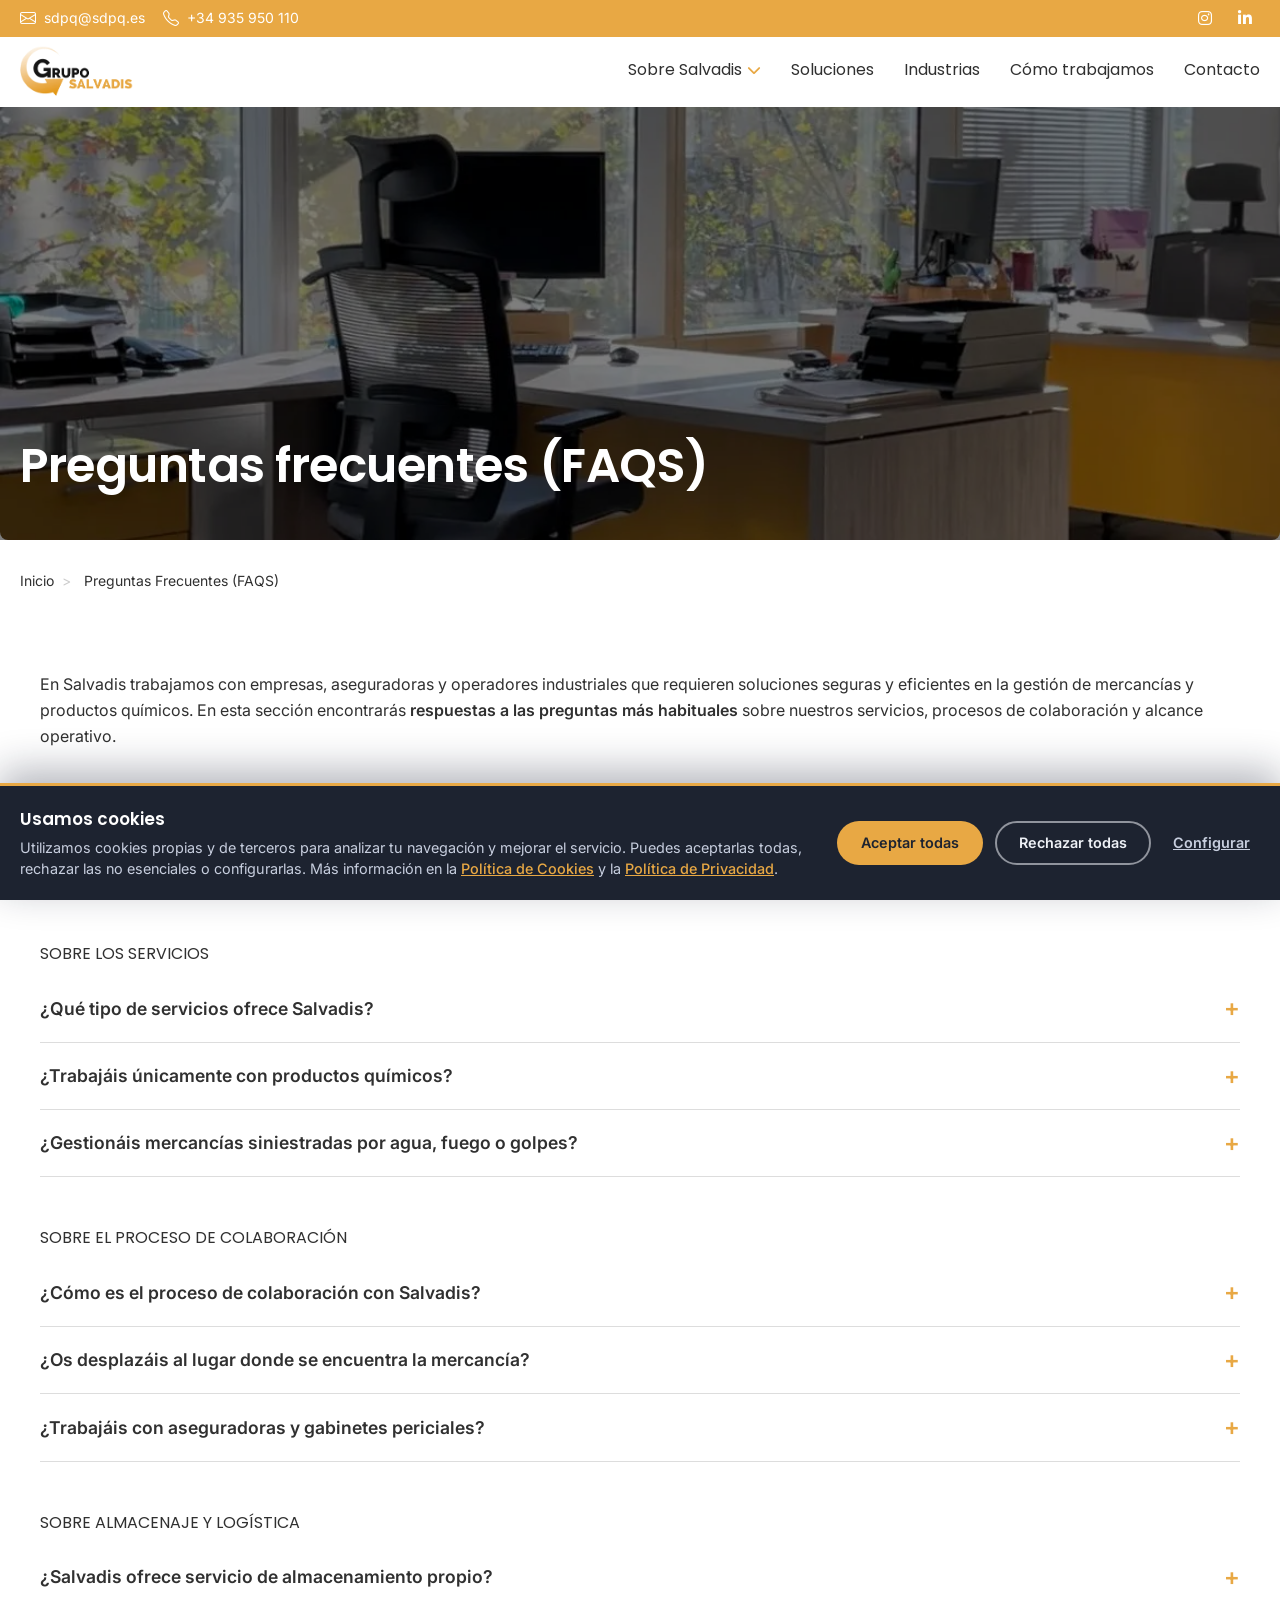
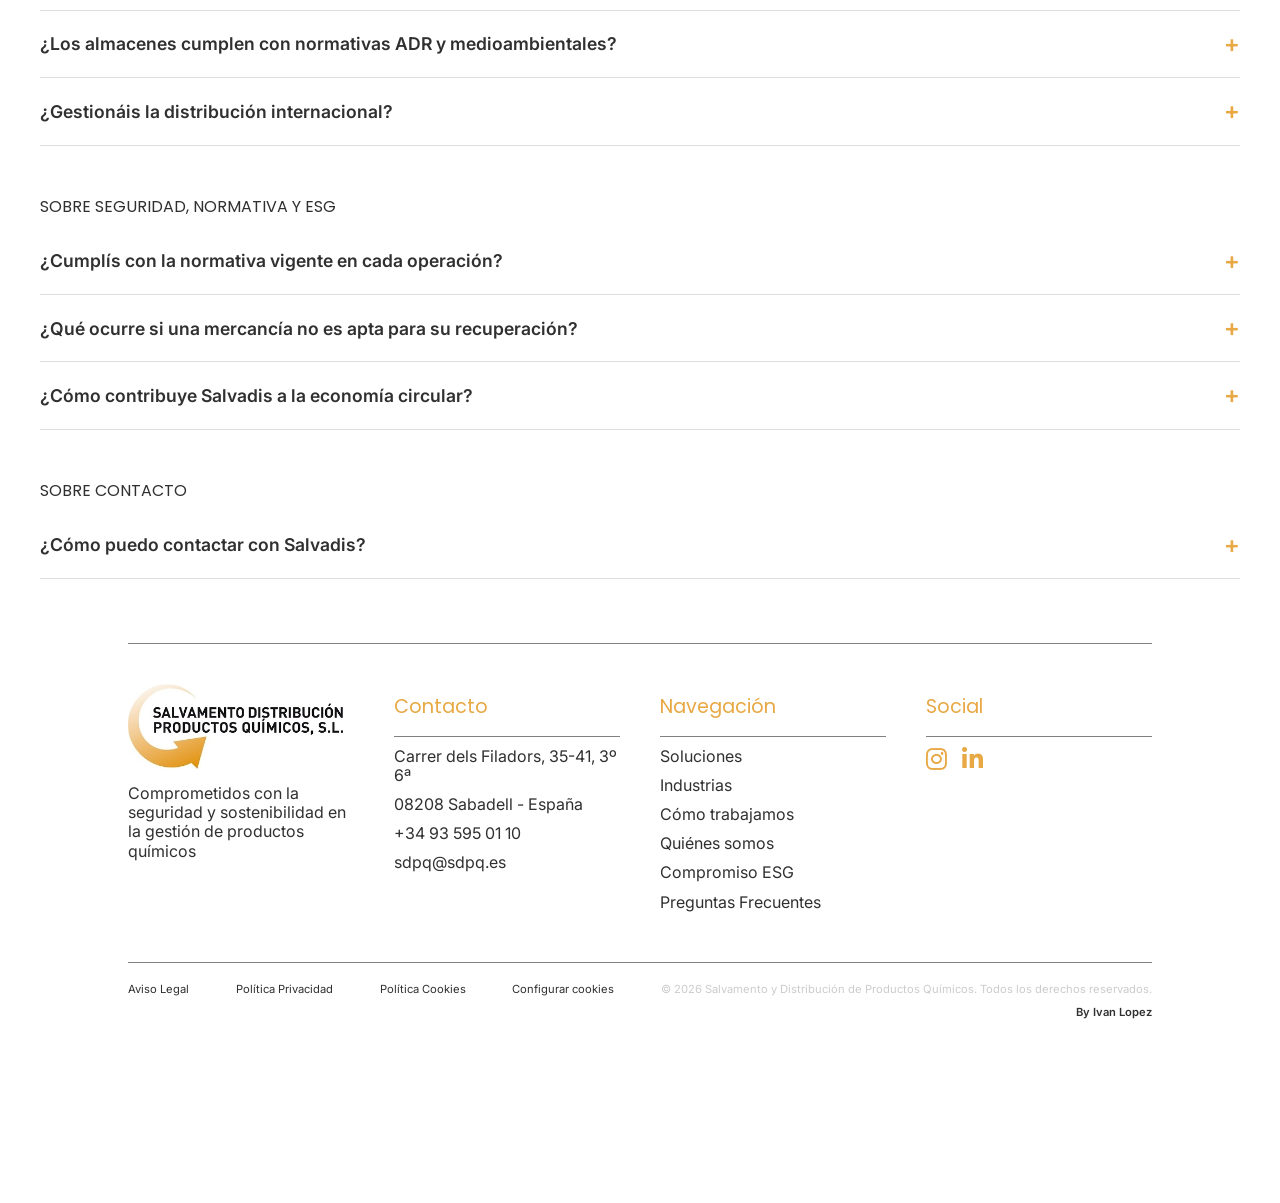
<file: faqs.html>
﻿<!DOCTYPE html>
<html lang="es">

<head>
    <meta charset="utf-8" />
    <meta name="viewport" content="width=device-width, initial-scale=1">
    <title>Preguntas frecuentes sobre gestión de productos químicos | Salvadis</title>
    <meta name="description"
        content="Resuelve tus dudas sobre la gestión, recuperación, valoración, retirada, distribución y salidas de productos químicos y mercancías industriales." />
    <meta name="author" content="Ivan Lopez Jimenez" />
    <meta name="robots" content="index, follow">
    <link rel="canonical" href="https://www.salvadis.com/faqs">
    <!-- Open Graph (Mejora en redes sociales) -->
    <meta property="og:title" content="Preguntas frecuentes sobre gestión de productos químicos | Salvadis" />
    <meta property="og:description"
        content="Resuelve tus dudas sobre la gestión, recuperación, valoración, retirada, distribución y salidas de productos químicos y mercancías industriales." />
    <meta property="og:image" content="https://www.salvadis.com/images/oficinas-escritorios.webp" />
    <meta property="og:url" content="https://www.salvadis.com/faqs" />
    <meta property="og:type" content="website" />
    <meta property="og:site_name" content="Salvadis">
    <meta property="og:locale" content="es_ES">
    <!-- Twitter / X -->
    <meta name="twitter:card" content="summary_large_image">
    <meta name="twitter:title" content="Preguntas frecuentes sobre gestión de productos químicos | Salvadis">
    <meta name="twitter:description"
        content="Resuelve tus dudas sobre la gestión, recuperación, valoración, retirada, distribución y salidas de productos químicos y mercancías industriales.">
    <meta name="twitter:image" content="https://www.salvadis.com/images/oficinas-escritorios.webp">
    <!-- Idioma y accesibilidad -->
    <meta name="google" content="translate" />
    <meta name="google" content="pagereadaloud" />
    <!-- Favicon -->
    <link rel="icon" type="image/png" href="images/salvadis-favicon.png" />
    <meta name="theme-color" content="#E8A844" />
    <!-- Consentimiento de cookies: la analítica se carga solo tras aceptar -->
    <script src="js/cookies.js"></script>
    <!-- CSS -->
    <link rel="stylesheet" href="https://maxcdn.bootstrapcdn.com/bootstrap/3.4.1/css/bootstrap.min.css">
    <!-- Fuentes -->
    <link rel="preconnect" href="https://fonts.googleapis.com">
    <link rel="preconnect" href="https://fonts.gstatic.com" crossorigin>
    <link rel="stylesheet" href="https://cdnjs.cloudflare.com/ajax/libs/font-awesome/6.4.2/css/all.min.css">
    <link rel="stylesheet" href="https://fonts.googleapis.com/css2?family=Material+Symbols+Outlined" />
    <link rel="stylesheet" href="https://fonts.googleapis.com/css2?family=Inter:wght@300;400;500;600;700&display=swap">
    <link rel="stylesheet"
        href="https://fonts.googleapis.com/css2?family=Poppins:ital,wght@0,100;0,200;0,300;0,400;0,500;0,600;0,700;0,800;0,900;1,100;1,200;1,300;1,400;1,500;1,600;1,700;1,800;1,900&family=Work+Sans:ital,wght@0,100..900;1,100..900&display=swap">
    <link rel="stylesheet" href="css/base.css">
    <link rel="stylesheet" href="css/header.css">
    <link rel="stylesheet" href="css/hero.css">
    <link rel="stylesheet" href="css/components.css">
    <link rel="stylesheet" href="css/sections.css">
    <link rel="stylesheet" href="css/cta-footer.css">
    <link rel="stylesheet" href="css/responsive.css">
    <link rel="stylesheet" href="css/cookies.css">
    <!-- Iconos -->
    <link rel="stylesheet" href="https://fonts.googleapis.com/icon?family=Material+Icons">
    <link rel="stylesheet" href="https://cdn.jsdelivr.net/npm/bootstrap-icons@1.11.3/font/bootstrap-icons.min.css">
    <!-- AOS -->
    <link rel="stylesheet" href="https://cdn.jsdelivr.net/npm/aos@2.3.4/dist/aos.css">
    <!-- Scripts (jQuery y Bootstrap) -->
    <script src="https://ajax.googleapis.com/ajax/libs/jquery/3.5.1/jquery.min.js"></script>
    <script src="https://maxcdn.bootstrapcdn.com/bootstrap/3.4.1/js/bootstrap.min.js"></script>
</head>

<body id="myPage" data-spy="scroll" data-target=".navbar" data-offset="107">
    <header>
        <!-- Top Bar -->
        <div class="top-bar">
            <div class="container-topbar">
                <div class="topbar-left">
                    <a href="mailto:sdpq@sdpq.es"><i class="bi bi-envelope"></i> sdpq@sdpq.es</a>
                    <a href="tel:+34935950110"><i class="bi bi-telephone"></i> +34 935 950 110</a>
                </div>
                <div class="topbar-right">
                    <a href="https://www.instagram.com/gruposalvadis/" target="_blank" aria-label="Instagram Salvadis">
                        <i class="fab fa-instagram"></i>
                    </a>
                    <a href="https://es.linkedin.com/company/salvadis" target="_blank" aria-label="LinkedIn Salvadis">
                        <i class="fab fa-linkedin-in"></i>
                    </a>
                </div>
            </div>
        </div>
        <!-- NavBar -->
        <nav class="navbar navbar-default navbar-fixed-top">
            <div class="container">
                <div class="navbar-header">
                    <a class="navbar-brand" href="/">
                        <img src="images/salvadis-logo.webp" alt="Logo Salvadis" height="80">
                    </a>
                    <button type="button" class="navbar-toggle" data-toggle="collapse" data-target="#myNavbar">
                        <span class="icon-bar"></span>
                        <span class="icon-bar"></span>
                        <span class="icon-bar"></span>
                    </button>
                </div>

                <div class="collapse navbar-collapse" id="myNavbar">
                    <ul class="nav navbar-nav navbar-right">
                        <li class="dropdown">
                            <a href="#" class="dropdown-toggle">Sobre Salvadis<i
                                    class="fa fa-chevron-down dropdown-icon"></i></a>
                            <ul class="dropdown-menu">
                                <li><a href="quienes-somos">Quiénes Somos</a></li>
                                <li><a href="sostenibilidad">Compromiso ESG</a></li>
                            </ul>
                        </li>
                        <li><a href="soluciones">Soluciones</a></li>
                        <li><a href="industrias">Industrias</a></li>
                        <li><a href="como-trabajamos">Cómo trabajamos</a></li>
                        <li><a href="contacto">Contacto</a></li>
                    </ul>
                </div>
            </div>
        </nav>
    </header>
    <main>
        <!-- HERO PEQUEÑO-->
        <section class="hero-small">
            <img src="images/oficinas-escritorios.webp" alt="Portada FAQS" class="img-hero-small">
            <div class="overlay-small-hero"></div>
            <div class="hero-small-content">
                <h1>Preguntas frecuentes (FAQS)</h1>
            </div>
        </section>
        <!-- BREADCRUMBS-->
        <nav class="breadcrumbs" aria-label="Breadcrumb">
            <ol>
                <li><a href="/">Inicio</a></li>
                <li aria-current="page">Preguntas Frecuentes (FAQS)</li>
            </ol>
        </nav>

        <!-- Sección con cifras -->
        <section class="stats-section-contact">
            <div class="stats-container">
                <p>En Salvadis trabajamos con empresas, aseguradoras y operadores industriales que requieren soluciones
                    seguras y eficientes en la gestión de mercancías y productos químicos. En esta sección encontrarás
                    <strong>respuestas a las preguntas más habituales</strong> sobre nuestros servicios, procesos de
                    colaboración y alcance operativo.
                </p>
            </div>
        </section>

        <section class="faq-section">
            <div class="container faq-container">

                <div class="faq-header">
                    <h2>Resolvemos tus dudas</h2>
                    <h3>Encuentra aquí respuestas claras sobre nuestros procesos, alcance internacional y cumplimiento
                        normativo</h3>
                </div>

                <h4>SOBRE LOS SERVICIOS</h4>
                <div class="faq-accordion">

                    <div class="faq-item">
                        <h5 class="faq-heading">
                            <button class="faq-question">
                                ¿Qué tipo de servicios ofrece Salvadis?
                                <span class="faq-icon">+</span>
                            </button>
                        </h5>
                        <div class="faq-answer">
                            <p>Salvadis ofrece <a href="soluciones">soluciones</a> integrales para la gestión de mercancías
                                industriales y productos químicos, incluyendo salvamento de productos siniestrados,
                                valoración, compra-venta, retirada, distribución y destrucción conforme a normativa.</p>
                        </div>
                    </div>

                    <div class="faq-item">
                        <h5 class="faq-heading">
                            <button class="faq-question">
                                ¿Trabajáis únicamente con productos químicos?
                                <span class="faq-icon">+</span>
                            </button>
                        </h5>
                        <div class="faq-answer">
                            <p>No exclusivamente. Aunque estamos especializados en productos químicos, también gestionamos
                                mercancías industriales, excedentes, stocks inmovilizados y materiales no conformes.</p>
                        </div>
                    </div>

                    <div class="faq-item">
                        <h5 class="faq-heading">
                            <button class="faq-question">
                                ¿Gestionáis mercancías siniestradas por agua, fuego o golpes?
                                <span class="faq-icon">+</span>
                            </button>
                        </h5>
                        <div class="faq-answer">
                            <p>Sí. Realizamos inspecciones técnicas y valoraciones en casos de daños por agua, fuego,
                                impactos, rotura de cadena de frío o caducidad, determinando la mejor salida para cada
                                material.</p>
                        </div>
                    </div>
                </div>
                <h4>SOBRE EL PROCESO DE COLABORACIÓN</h4>
                <div class="faq-accordion">

                    <div class="faq-item">
                        <h5 class="faq-heading">
                            <button class="faq-question">
                                ¿Cómo es el proceso de colaboración con Salvadis?
                                <span class="faq-icon">+</span>
                            </button>
                        </h5>
                        <div class="faq-answer">
                            <p>El <a href="como-trabajamos">proceso</a> comienza con el análisis del material, seguido
                                de inspección, toma de muestras si es necesario, valoración técnica y definición de la
                                mejor solución: recuperación, distribución o destrucción.</p>
                        </div>
                    </div>

                    <div class="faq-item">
                        <h5 class="faq-heading">
                            <button class="faq-question">
                                ¿Os desplazáis al lugar donde se encuentra la mercancía?
                                <span class="faq-icon">+</span>
                            </button>
                        </h5>
                        <div class="faq-answer">
                            <p>Sí. Nuestro equipo puede desplazarse al punto donde se encuentre el material para
                                realizar inspecciones, recogida de muestras o coordinar la retirada de mercancías.</p>
                        </div>
                    </div>

                    <div class="faq-item">
                        <h5 class="faq-heading">
                            <button class="faq-question">
                                ¿Trabajáis con aseguradoras y gabinetes periciales?
                                <span class="faq-icon">+</span>
                            </button>
                        </h5>
                        <div class="faq-answer">
                            <p>Sí. Colaboramos habitualmente con aseguradoras, comisarios de averías, gabinetes
                                periciales y operadores logísticos.</p>
                        </div>
                    </div>
                </div>
                <h4>SOBRE ALMACENAJE Y LOGÍSTICA</h4>
                <div class="faq-accordion">

                    <div class="faq-item">
                        <h5 class="faq-heading">
                            <button class="faq-question">
                                ¿Salvadis ofrece servicio de almacenamiento propio?
                                <span class="faq-icon">+</span>
                            </button>
                        </h5>
                        <div class="faq-answer">
                            <p>No disponemos de almacenes propios. Trabajamos con una red de almacenes colaboradores
                                externos, certificados y cualificados, que nos permiten garantizar un almacenaje
                                seguro y conforme a normativa.</p>
                        </div>
                    </div>

                    <div class="faq-item">
                        <h5 class="faq-heading">
                            <button class="faq-question">
                                ¿Los almacenes cumplen con normativas ADR y medioambientales?
                                <span class="faq-icon">+</span>
                            </button>
                        </h5>
                        <div class="faq-answer">
                            <p>Sí. Los almacenes colaboradores cumplen con la normativa aplicable según el tipo de
                                mercancía, incluyendo ADR, seguridad química y requisitos medioambientales.</p>
                        </div>
                    </div>

                    <div class="faq-item">
                        <h5 class="faq-heading">
                            <button class="faq-question">
                                ¿Gestionáis la distribución internacional?
                                <span class="faq-icon">+</span>
                            </button>
                        </h5>
                        <div class="faq-answer">
                            <p>Sí. Operamos tanto a nivel nacional como internacional, especialmente en Europa y
                                África, gracias a nuestra red de colaboradores logísticos.</p>
                        </div>
                    </div>
                </div>
                <h4>SOBRE SEGURIDAD, NORMATIVA Y ESG</h4>
                <div class="faq-accordion">

                    <div class="faq-item">
                        <h5 class="faq-heading">
                            <button class="faq-question">
                                ¿Cumplís con la normativa vigente en cada operación?
                                <span class="faq-icon">+</span>
                            </button>
                        </h5>
                        <div class="faq-answer">
                            <p>Sí. Todas las operaciones se realizan conforme a la normativa aplicable,
                                garantizando trazabilidad documental, confidencialidad y seguridad.</p>
                        </div>
                    </div>

                    <div class="faq-item">
                        <h5 class="faq-heading">
                            <button class="faq-question">
                                ¿Qué ocurre si una mercancía no es apta para su recuperación?
                                <span class="faq-icon">+</span>
                            </button>
                        </h5>
                        <div class="faq-answer">
                            <p>En ese caso, gestionamos su retirada y destrucción mediante gestores autorizados,
                                asegurando el reciclaje o tratamiento adecuado y aportando la documentación
                                correspondiente.</p>
                        </div>
                    </div>

                    <div class="faq-item">
                        <h5 class="faq-heading">
                            <button class="faq-question">
                                ¿Cómo contribuye Salvadis a la economía circular?
                                <span class="faq-icon">+</span>
                            </button>
                        </h5>
                        <div class="faq-answer">
                            <p>Aplicamos un modelo basado en la recuperación y valorización de mercancías
                                siempre que sea posible, reduciendo residuos y fomentando prácticas sostenibles
                                en la industria.</p>
                        </div>
                    </div>
                </div>
                <h4>SOBRE CONTACTO</h4>
                <div class="faq-accordion">

                    <div class="faq-item">
                        <h5 class="faq-heading">
                            <button class="faq-question">
                                ¿Cómo puedo contactar con Salvadis?
                                <span class="faq-icon">+</span>
                            </button>
                        </h5>
                        <div class="faq-answer">
                            <p>Puedes ponerte en contacto con nosotros por teléfono o correo electrónico a
                                través de la página de <a href="contacto">contacto</a>. Nuestro equipo te
                                asesorará de forma personalizada.</p>
                        </div>
                    </div>
                </div>
            </div>
        </section>
    </main>
    <footer class="footer">
        <div class="footer-container">
            <div class="footer-column">
                <img src="images/Logo_Salvamento.webp" alt="Logo Salvamento y Distribución de Productos Químicos" />
                <p>Comprometidos con la seguridad y sostenibilidad en la gestión de productos químicos</p>
            </div>
            <div class="footer-column">
                <h4>Contacto</h4>
                <div class="footer-column-ind">
                    <p>Carrer dels Filadors, 35-41, 3º 6ª</p>
                    <p>08208 Sabadell - España</p>
                    <p>+34 93 595 01 10</p>
                    <p>sdpq@sdpq.es</p>
                </div>
            </div>
            <div class="footer-column">
                <h4>Navegación</h4>
                <div class="footer-column-ind">
                    <ul>
                        <li><a href="soluciones">Soluciones</a></li>
                        <li><a href="industrias">Industrias</a></li>
                        <li><a href="como-trabajamos">Cómo trabajamos</a></li>
                        <li><a href="quienes-somos">Quiénes somos</a></li>
                        <li><a href="sostenibilidad">Compromiso ESG</a></li>
                        <li><a href="faqs" aria-current="page">Preguntas Frecuentes</a></li>
                    </ul>
                </div>
            </div>
            <div class="footer-column">
                <h4>Social</h4>
                <div class="footer-column-ind">
                    <ul class="social-icons">
                        <a href="https://www.instagram.com/gruposalvadis/" target="_blank"
                            aria-label="Instagram Salvadis">
                            <i class="fab fa-instagram"></i>
                        </a>
                        <a href="https://es.linkedin.com/company/salvadis" target="_blank"
                            aria-label="LinkedIn Salvadis">
                            <i class="fab fa-linkedin-in"></i>
                        </a>
                    </ul>
                </div>
            </div>
        </div>
        <div class="footer-bottom">
            <div>
                <p><a href="aviso-legal" title="Aviso Legal" class="politica">Aviso Legal</a></p>
            </div>
            <div>
                <p><a href="politica-de-privacidad" title="Política Privacidad" class="politica">Política Privacidad</a>
                </p>
            </div>
            <div>
                <p><a href="politica-de-cookies" title="Política Cookies" class="politica">Política Cookies</a></p>
            </div>
            <div>
                <p><a href="#" class="politica" data-ck="config" title="Configurar cookies">Configurar cookies</a></p>
            </div>
            <div class="copy">
                <p>&copy; <span id="year"></span> Salvamento y Distribución de Productos Químicos. Todos los derechos
                    reservados.</p>
                <p>
                    <strong>
                        <a href="https://readymag.website/u2378477842/5393148/" target="_blank"
                            aria-label="Portafolio Ivan Lopez">By Ivan Lopez</a>
                    </strong>
                </p>
            </div>
        </div>
    </footer>
    <script src="js/main.js"></script>

</body>

</html>
</file>
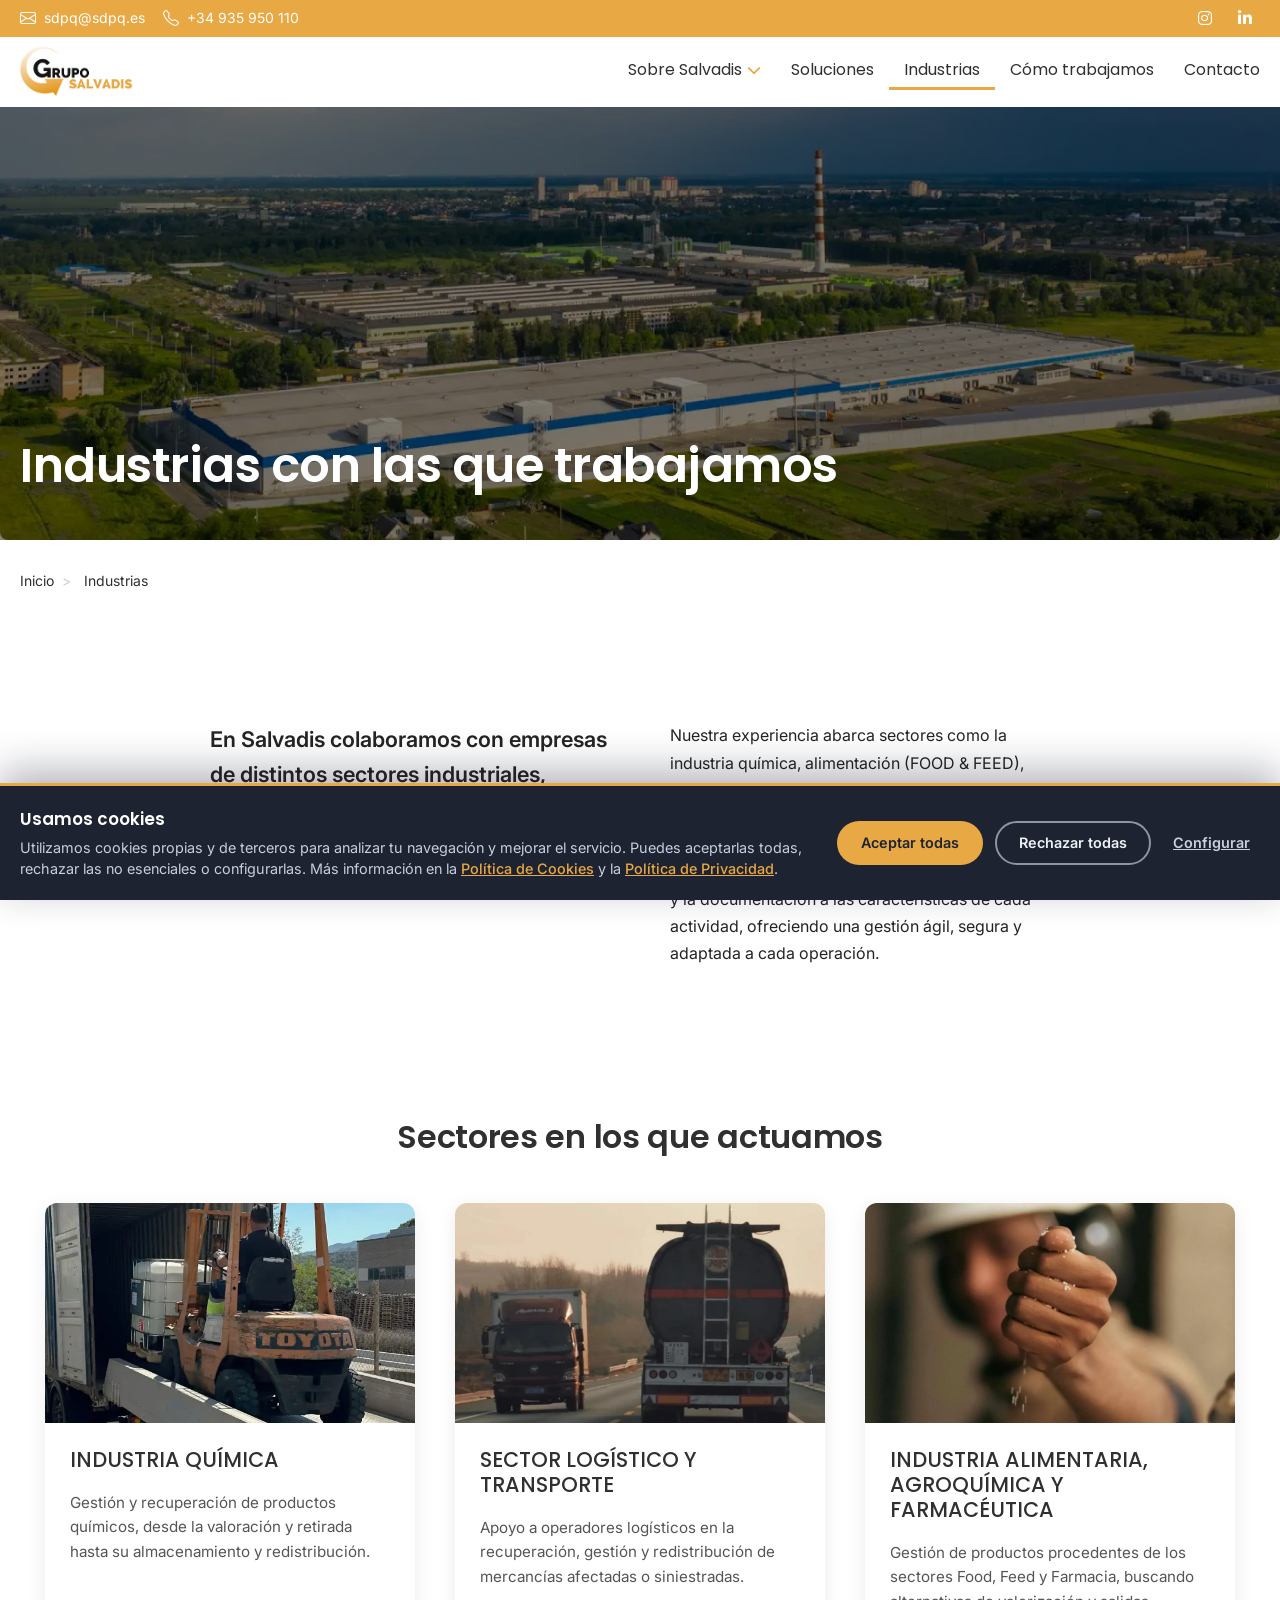
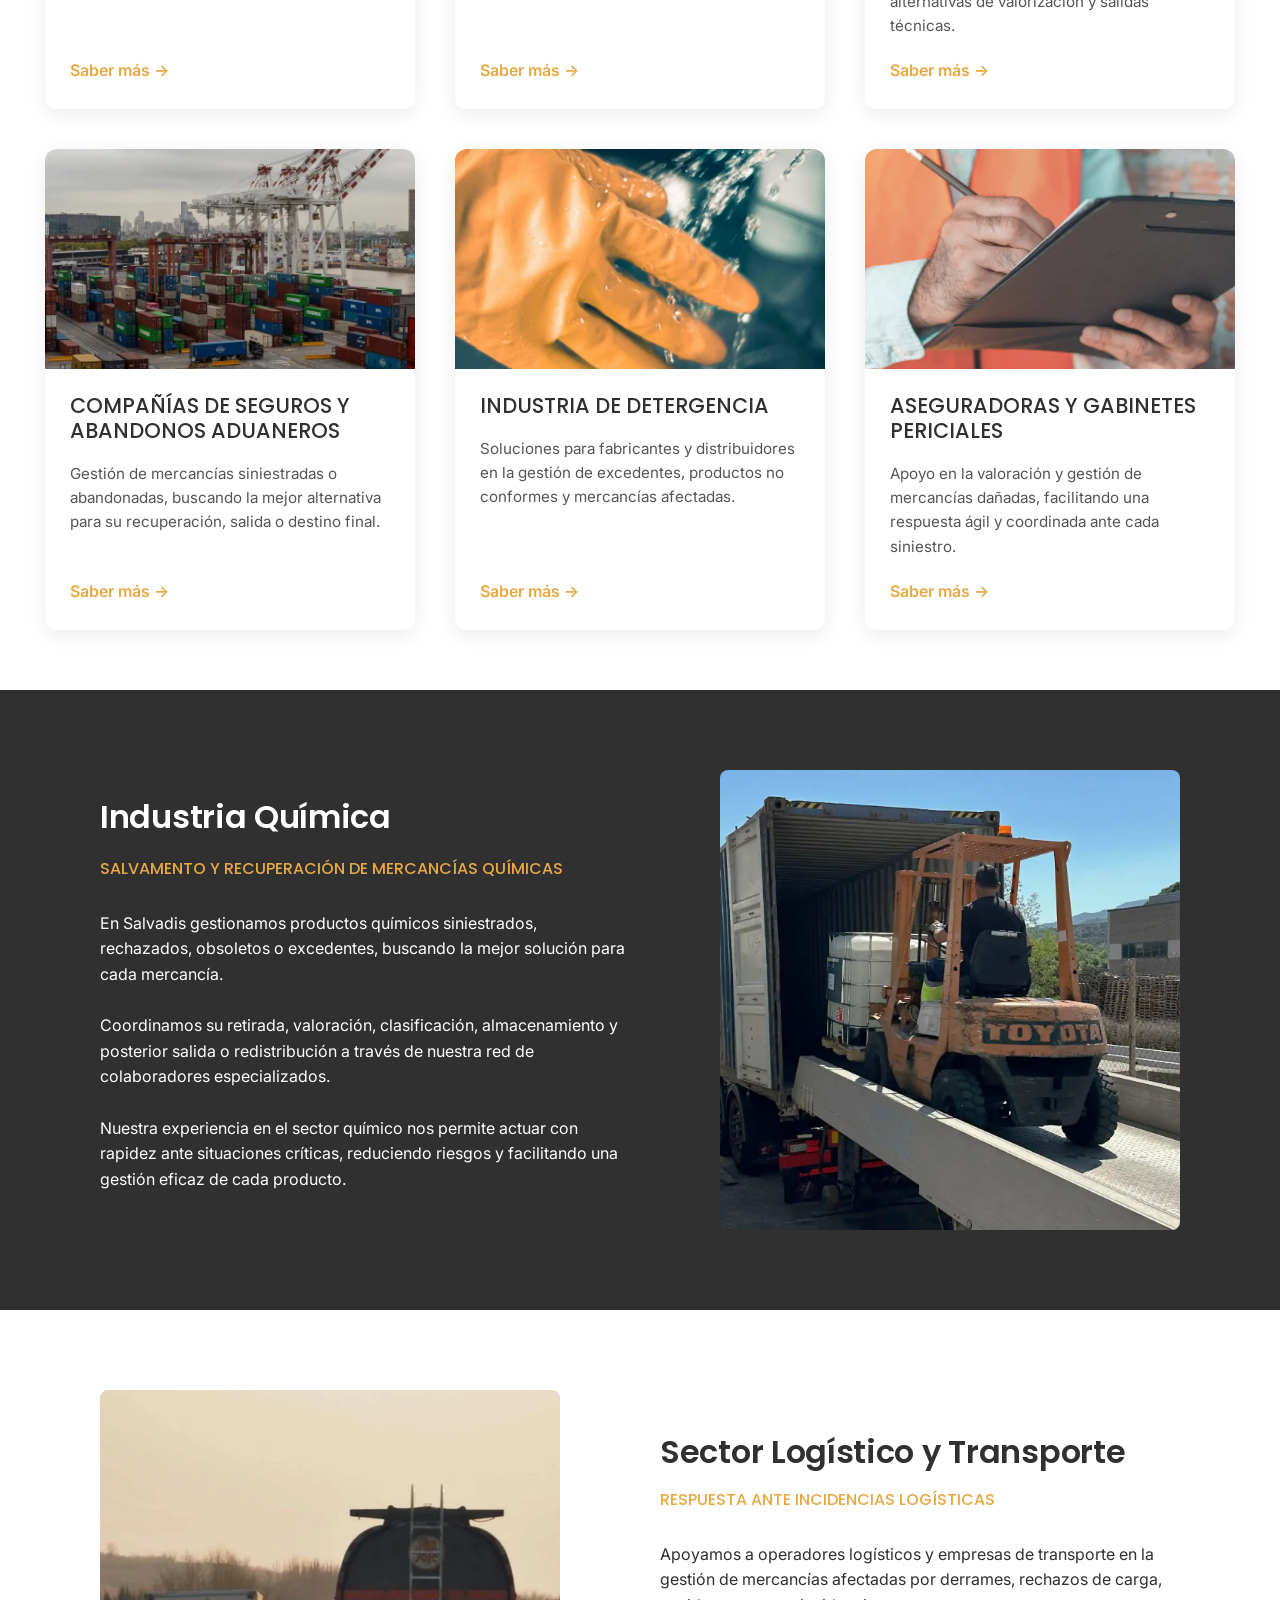
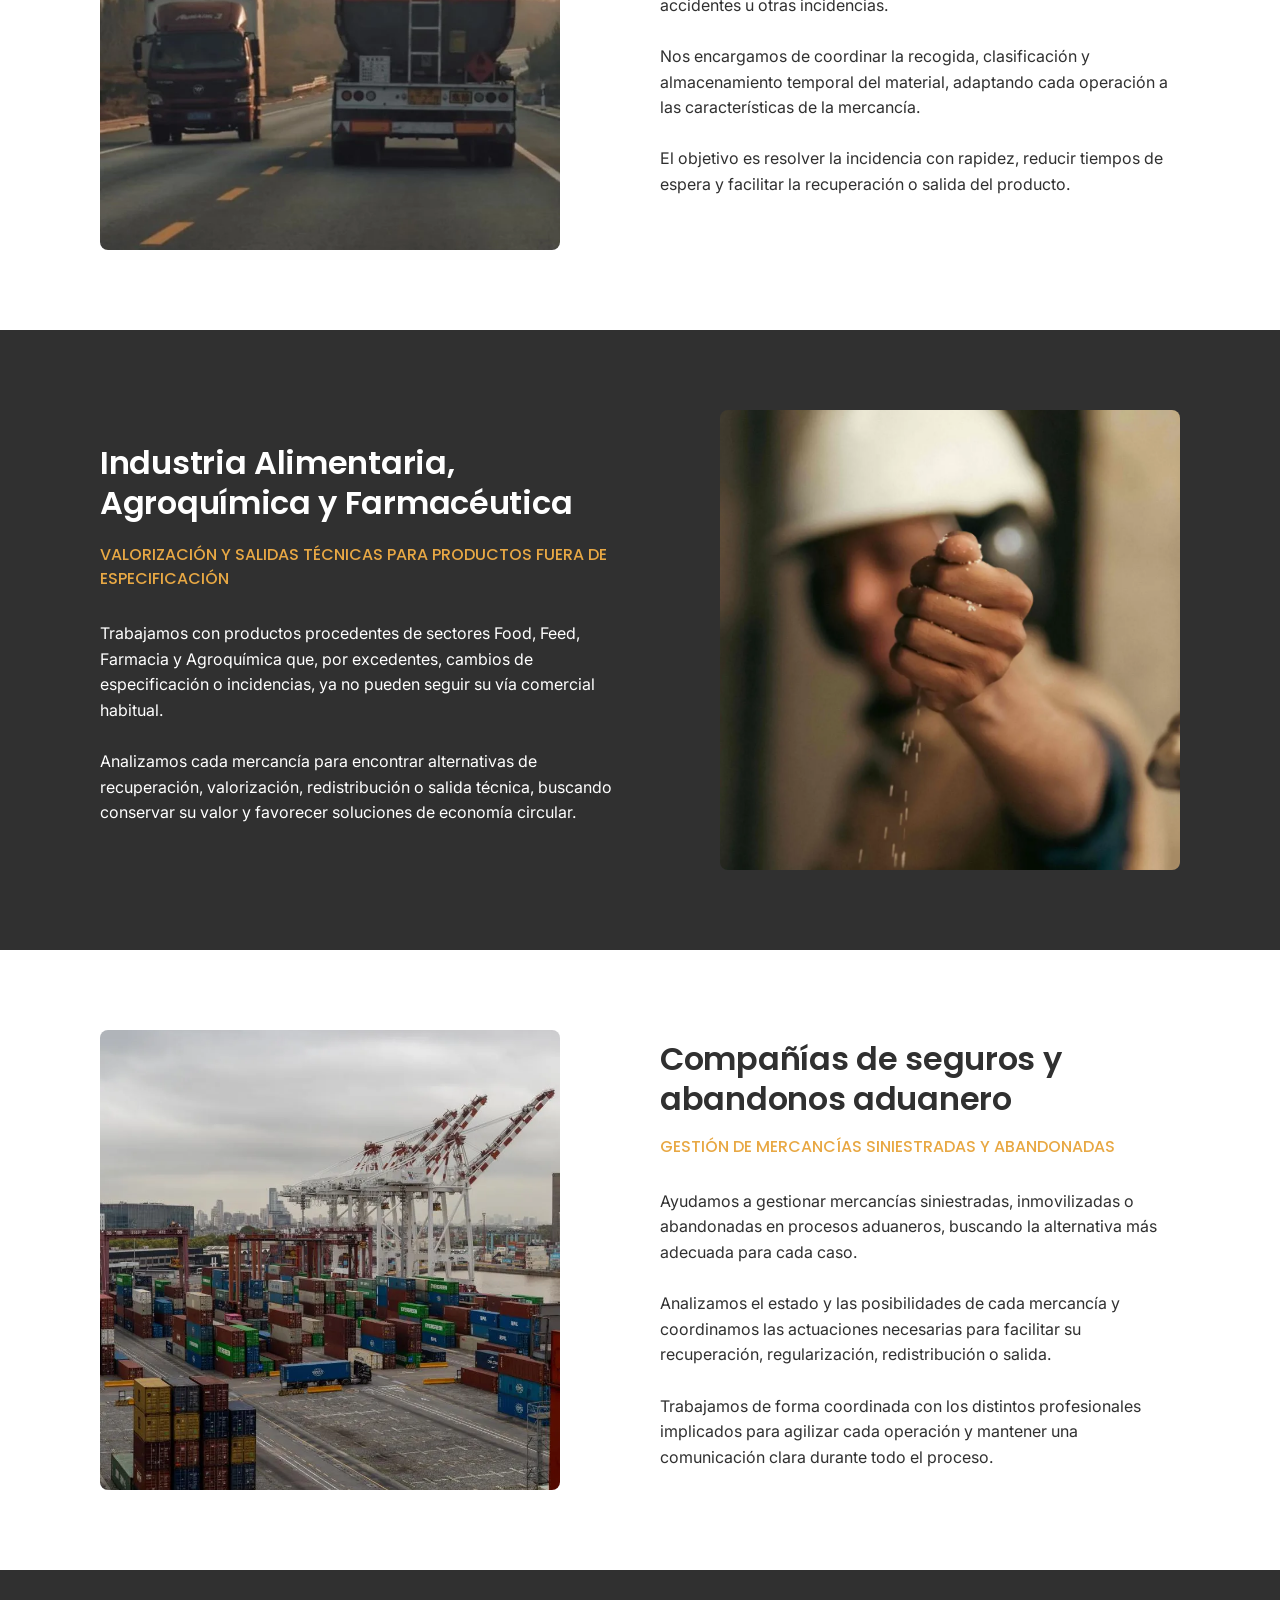
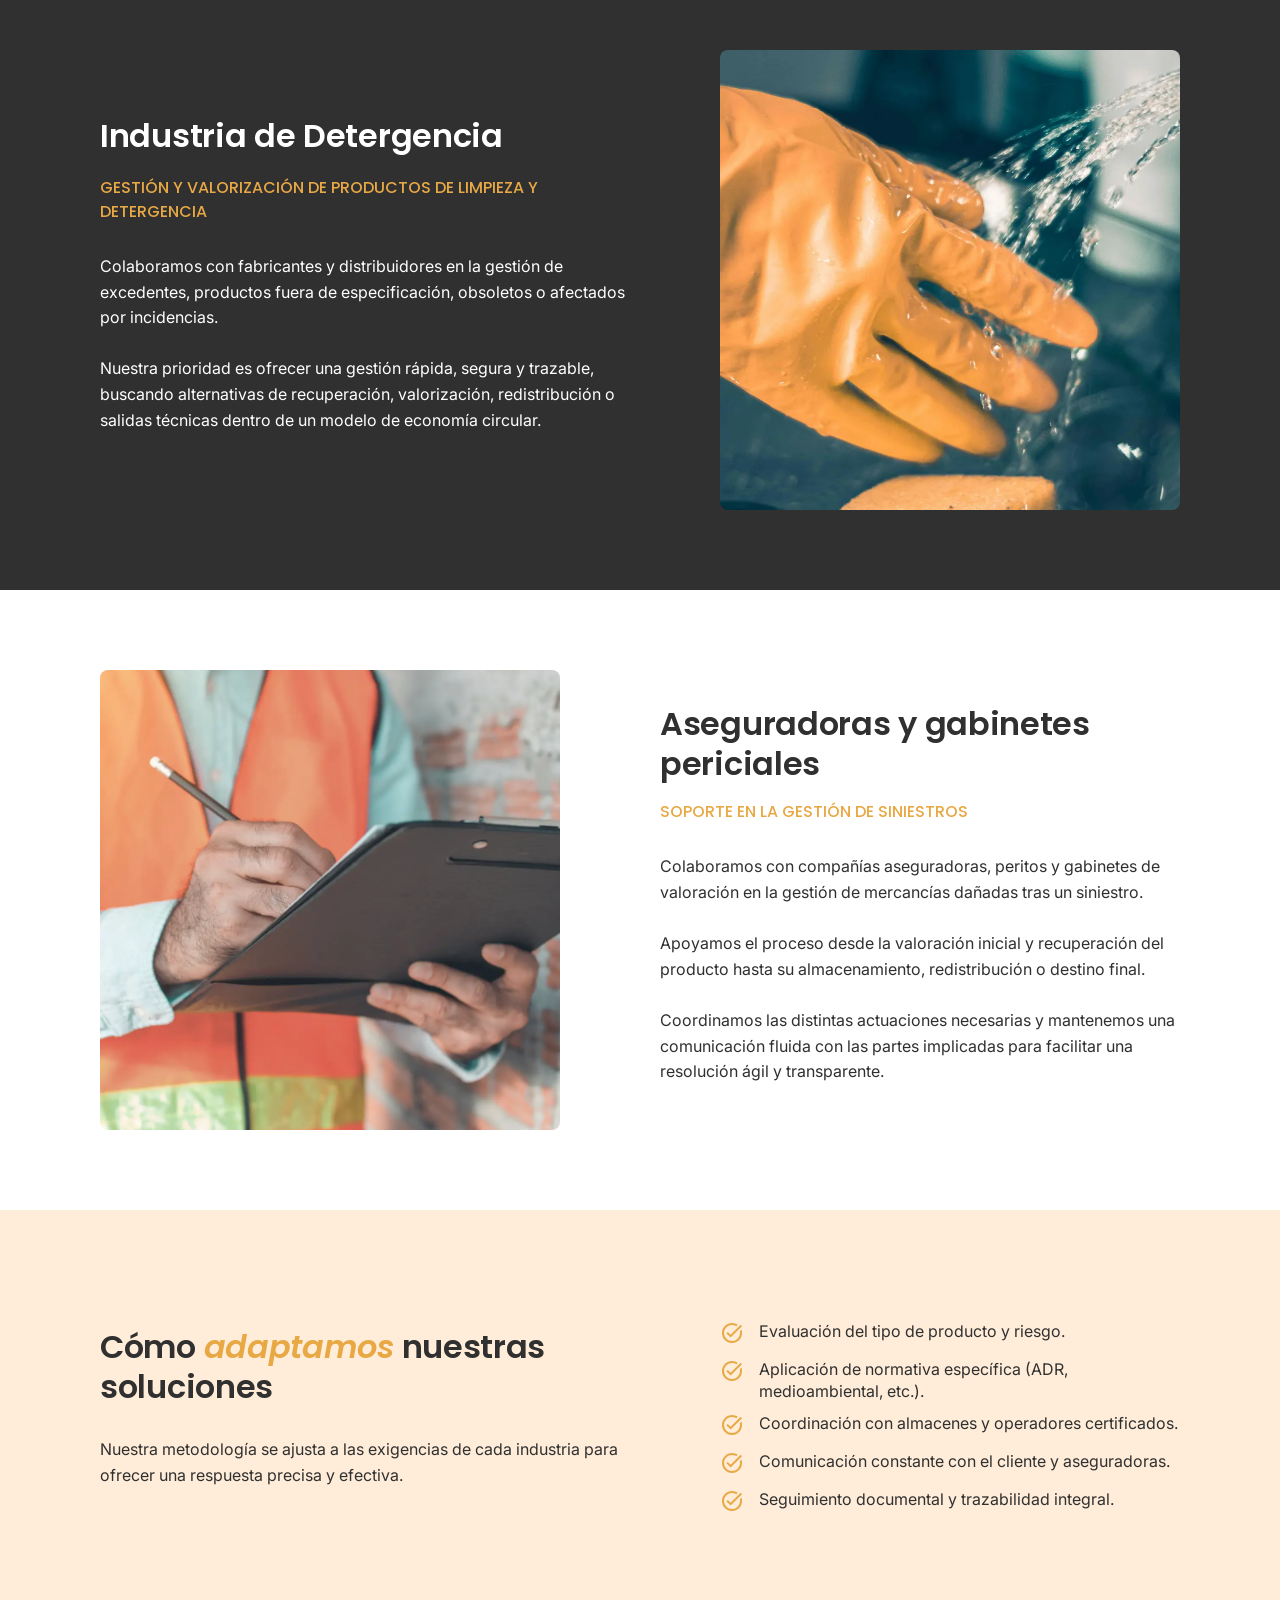
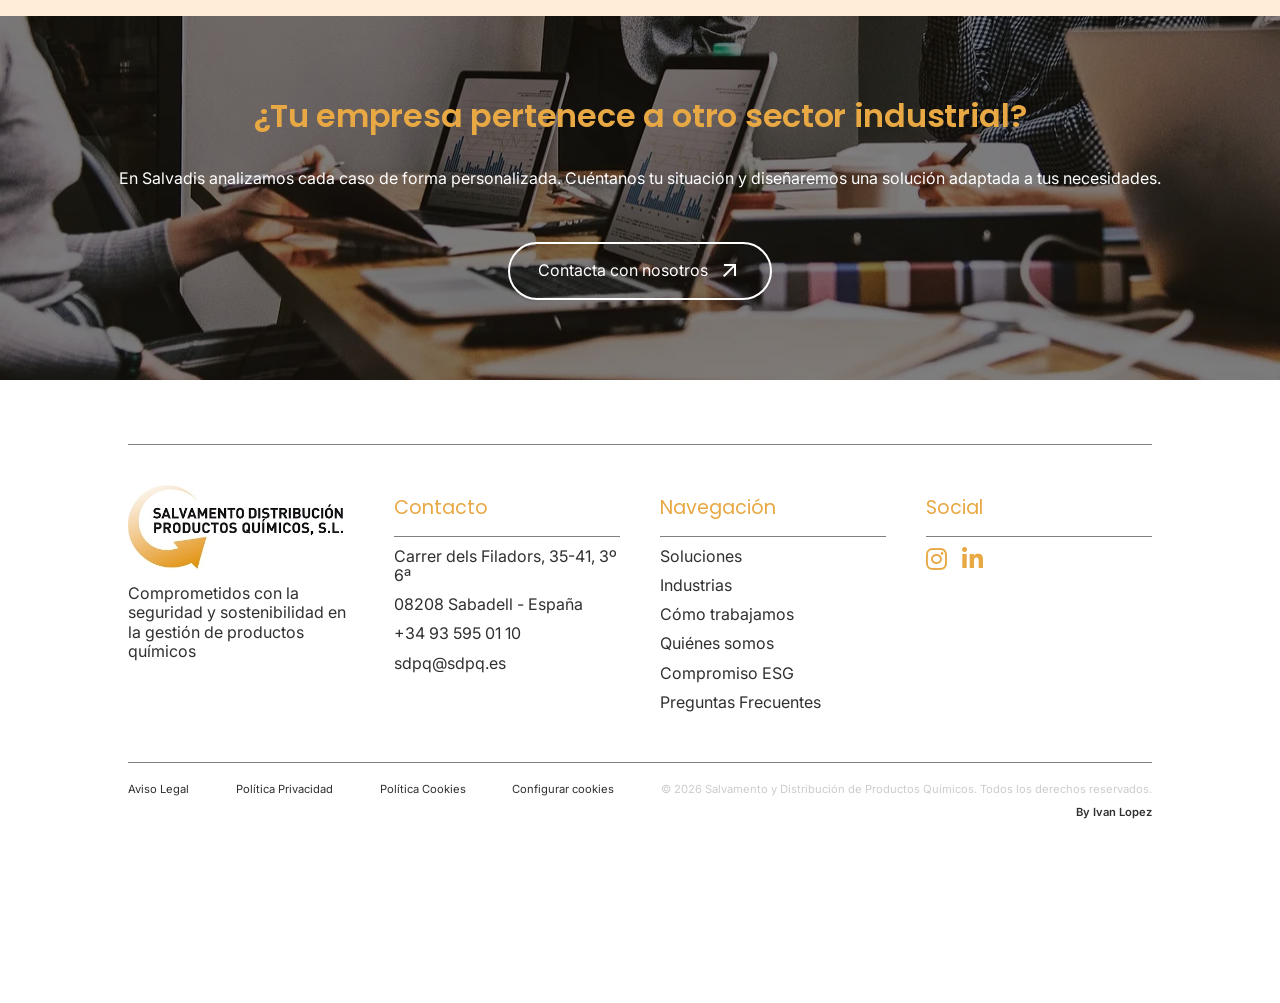
<file: industrias.html>
﻿<!DOCTYPE html>
<html lang="es">

<head>
    <meta charset="utf-8" />
    <meta name="viewport" content="width=device-width, initial-scale=1">
    <title>Sectores industriales | Salvadis</title>
    <meta name="description"
        content="Trabajamos con empresas de la industria química, alimentación, agroquímica, detergencia, logística, seguros y otros sectores industriales." />
    <meta name="author" content="Ivan Lopez Jimenez" />
    <meta name="robots" content="index, follow">
    <link rel="canonical" href="https://www.salvadis.com/industrias">
    <!-- Open Graph (Mejora en redes sociales) -->
    <meta property="og:title" content="Sectores industriales | Salvadis" />
    <meta property="og:description"
        content="Trabajamos con empresas de la industria química, alimentación, agroquímica, detergencia, logística, seguros y otros sectores industriales." />
    <meta property="og:image" content="https://www.salvadis.com/images/industrias-hero.webp" />
    <meta property="og:url" content="https://www.salvadis.com/industrias" />
    <meta property="og:type" content="website" />
    <meta property="og:site_name" content="Salvadis">
    <meta property="og:locale" content="es_ES">
    <!-- Twitter / X -->
    <meta name="twitter:card" content="summary_large_image">
    <meta name="twitter:title" content="Sectores industriales | Salvadis">
    <meta name="twitter:description"
        content="Trabajamos con empresas de la industria química, alimentación, agroquímica, detergencia, logística, seguros y otros sectores industriales.">
    <meta name="twitter:image" content="https://www.salvadis.com/images/industrias-hero.webp">
    <!-- Idioma y accesibilidad -->
    <meta name="google" content="translate" />
    <meta name="google" content="pagereadaloud" />
    <!-- Favicon -->
    <link rel="icon" type="image/png" href="images/salvadis-favicon.png" />
    <meta name="theme-color" content="#E8A844" />
    <!-- Consentimiento de cookies: la analítica se carga solo tras aceptar -->
    <script src="js/cookies.js"></script>
    <!-- CSS -->
    <link rel="stylesheet" href="https://maxcdn.bootstrapcdn.com/bootstrap/3.4.1/css/bootstrap.min.css">
    <!-- Fuentes -->
    <link rel="preconnect" href="https://fonts.googleapis.com">
    <link rel="preconnect" href="https://fonts.gstatic.com" crossorigin>
    <link rel="stylesheet" href="https://cdnjs.cloudflare.com/ajax/libs/font-awesome/6.4.2/css/all.min.css">
    <link rel="stylesheet" href="https://fonts.googleapis.com/css2?family=Material+Symbols+Outlined" />
    <link rel="stylesheet" href="https://fonts.googleapis.com/css2?family=Inter:wght@300;400;500;600;700&display=swap">
    <link rel="stylesheet"
        href="https://fonts.googleapis.com/css2?family=Poppins:ital,wght@0,100;0,200;0,300;0,400;0,500;0,600;0,700;0,800;0,900;1,100;1,200;1,300;1,400;1,500;1,600;1,700;1,800;1,900&family=Work+Sans:ital,wght@0,100..900;1,100..900&display=swap">
    <link rel="stylesheet" href="css/base.css">
    <link rel="stylesheet" href="css/header.css">
    <link rel="stylesheet" href="css/hero.css">
    <link rel="stylesheet" href="css/components.css">
    <link rel="stylesheet" href="css/sections.css">
    <link rel="stylesheet" href="css/cta-footer.css">
    <link rel="stylesheet" href="css/responsive.css">
    <link rel="stylesheet" href="css/cookies.css">
    <!-- Iconos -->
    <link rel="stylesheet" href="https://fonts.googleapis.com/icon?family=Material+Icons">
    <link rel="stylesheet" href="https://cdn.jsdelivr.net/npm/bootstrap-icons@1.11.3/font/bootstrap-icons.min.css">
    <!-- AOS -->
    <link rel="stylesheet" href="https://cdn.jsdelivr.net/npm/aos@2.3.4/dist/aos.css">
    <!-- Scripts (jQuery y Bootstrap) -->
    <script src="https://ajax.googleapis.com/ajax/libs/jquery/3.5.1/jquery.min.js"></script>
    <script src="https://maxcdn.bootstrapcdn.com/bootstrap/3.4.1/js/bootstrap.min.js"></script>
</head>

<body id="myPage" class="page-industrias" data-spy="scroll" data-target=".navbar" data-offset="107">
    <header>
        <!-- Top Bar -->
        <div class="top-bar">
            <div class="container-topbar">
                <div class="topbar-left">
                    <a href="mailto:sdpq@sdpq.es"><i class="bi bi-envelope"></i> sdpq@sdpq.es</a>
                    <a href="tel:+34935950110"><i class="bi bi-telephone"></i> +34 935 950 110</a>
                </div>
                <div class="topbar-right">
                    <a href="https://www.instagram.com/gruposalvadis/" target="_blank" aria-label="Instagram Salvadis">
                        <i class="fab fa-instagram"></i>
                    </a>
                    <a href="https://es.linkedin.com/company/salvadis" target="_blank" aria-label="LinkedIn Salvadis">
                        <i class="fab fa-linkedin-in"></i>
                    </a>
                </div>
            </div>
        </div>
        <!-- NavBar -->
        <nav class="navbar navbar-default navbar-fixed-top">
            <div class="container">
                <div class="navbar-header">
                    <a class="navbar-brand" href="/">
                        <img src="images/salvadis-logo.webp" alt="Logo Salvadis" height="80">
                    </a>
                    <button type="button" class="navbar-toggle" data-toggle="collapse" data-target="#myNavbar">
                        <span class="icon-bar"></span>
                        <span class="icon-bar"></span>
                        <span class="icon-bar"></span>
                    </button>
                </div>

                <div class="collapse navbar-collapse" id="myNavbar">
                    <ul class="nav navbar-nav navbar-right">
                        <li class="dropdown">
                            <a href="#" class="dropdown-toggle">Sobre Salvadis<i
                                    class="fa fa-chevron-down dropdown-icon"></i></a>
                            <ul class="dropdown-menu">
                                <li><a href="quienes-somos">Quiénes Somos</a></li>
                                <li><a href="sostenibilidad">Compromiso ESG</a></li>
                            </ul>
                        </li>
                        <li><a href="soluciones">Soluciones</a></li>
                        <li class="active"><a href="industrias" aria-current="page">Industrias</a></li>
                        <li><a href="como-trabajamos">Cómo trabajamos</a></li>
                        <li><a href="contacto">Contacto</a></li>
                    </ul>
                </div>
            </div>
        </nav>
    </header>
    <main>
        <!-- HERO PEQUEÑO-->
        <section class="hero-small">
            <img src="images/industria/industrias-hero.webp" alt="Portada Industrias" class="img-hero-small">
            <div class="overlay-small-hero"></div>
            <div class="hero-small-content">
                <h1>Industrias con las que trabajamos</h1>
            </div>
        </section>
        <!-- BREADCRUMBS-->
        <nav class="breadcrumbs" aria-label="Breadcrumb">
            <ol>
                <li><a href="/">Inicio</a></li>
                <li aria-current="page">Industrias</li>
            </ol>
        </nav>

        <!-- TEXTO SEO -->
        <section id="texto-seo" class="seo-section">
            <div class="container">
                <div class="seo-grid">

                    <!-- Columna izquierda -->
                    <div class="seo-left">
                        <p>
                            <strong>En Salvadis colaboramos con empresas de distintos sectores industriales, ofreciendo
                                soluciones seguras y eficientes para la gestión de productos químicos y mercancías
                                industriales.</strong>
                        </p>
                    </div>

                    <!-- Columna derecha -->
                    <div class="seo-right">
                        <p>
                            Nuestra experiencia abarca sectores como la industria química, alimentación (FOOD & FEED),
                            detergencia, agroquímica, logística, compañías de seguros y abandonos
                            aduaneros.<br><br>Adaptamos nuestra forma de trabajar, la trazabilidad y la documentación a las
                            características de cada actividad, ofreciendo una gestión ágil, segura y adaptada a cada
                            operación.
                        </p>
                    </div>

                </div>
            </div>
        </section>

        <!-- GALERÍA INDUSTRIAS -->
        <section class="industrias-section">
            <h2>Sectores en los que actuamos</h2>
            <div class="container">
                <div class="industrias-grid">
                    <article class="industria-card">
                        <div class="industria-img">
                            <img src="images/industria/industria-quimica.webp" alt="Industria química">
                        </div>
                        <div class="industria-content">
                            <h3>Industria Química</h3>
                            <p>Gestión y recuperación de productos químicos, desde la valoración y retirada hasta su
                                almacenamiento y redistribución.</p>
                            <a href="#ind-quimica" class="btn-industria">Saber más →</a>
                        </div>
                    </article>
                    <article class="industria-card">
                        <div class="industria-img">
                            <img src="images/industria/transporte.webp" alt="Sector Logístico y Transporte">
                        </div>
                        <div class="industria-content">
                            <h3>Sector Logístico y Transporte</h3>
                            <p>Apoyo a operadores logísticos en la recuperación, gestión y redistribución de mercancías
                                afectadas o siniestradas.</p>
                            <a href="#sector-log" class="btn-industria">Saber más →</a>
                        </div>
                    </article>
                    <article class="industria-card">
                        <div class="industria-img">
                            <img src="images/industria/agroquimica.webp"
                                alt="Industria Alimentaria, Agroquímica y Farmacéutica">
                        </div>
                        <div class="industria-content">
                            <h3>Industria Alimentaria, Agroquímica y Farmacéutica</h3>
                            <p>Gestión de productos procedentes de los sectores Food, Feed y Farmacia, buscando alternativas
                                de valorización y salidas técnicas.</p>
                            <a href="#ind-agroquimica" class="btn-industria">Saber más →</a>
                        </div>
                    </article>
                    <article class="industria-card">
                        <div class="industria-img">
                            <img src="images/industria/puerto-aduanas.webp"
                                alt="Compañías de seguros y abandonos aduaneros">
                        </div>
                        <div class="industria-content">
                            <h3>Compañías de seguros y abandonos aduaneros</h3>
                            <p>Gestión de mercancías siniestradas o abandonadas, buscando la mejor alternativa para su
                                recuperación, salida o destino final.</p>
                            <a href="#ind-aduana" class="btn-industria">Saber más →</a>
                        </div>
                    </article>
                    <article class="industria-card">
                        <div class="industria-img">
                            <img src="images/industria/limpieza.webp" alt="Industria de Detergencia">
                        </div>
                        <div class="industria-content">
                            <h3>Industria de Detergencia</h3>
                            <p>Soluciones para fabricantes y distribuidores en la gestión de excedentes, productos no
                                conformes y mercancías afectadas.</p>
                            <a href="#ind-higiene" class="btn-industria">Saber más →</a>
                        </div>
                    </article>

                    <article class="industria-card">
                        <div class="industria-img">
                            <img src="images/industria/industria-peritos.webp" alt="Aseguradoras y gabinetes periciales">
                        </div>
                        <div class="industria-content">
                            <h3>Aseguradoras y gabinetes periciales</h3>
                            <p>Apoyo en la valoración y gestión de mercancías dañadas, facilitando una respuesta ágil y
                                coordinada ante cada siniestro.</p>
                            <a href="#peritos" class="btn-industria">Saber más →</a>
                        </div>
                    </article>
                </div>
            </div>
        </section>
        <!-- Industria Química -->
        <section class="stats-list-section stats-list-section-black" id="ind-quimica">
            <div class="stats-list-content container">
                <div class="stats-list-left" id="ind-black">
                    <h2>Industria Química</h2>
                    <h3>Salvamento y recuperación de mercancías químicas</h3>
                    <p>En Salvadis gestionamos productos químicos siniestrados, rechazados, obsoletos o excedentes, buscando
                        la mejor solución para cada mercancía.
                        <br><br>Coordinamos su retirada, valoración, clasificación, almacenamiento y posterior salida o
                        redistribución a través de nuestra red de colaboradores especializados.
                        <br><br>Nuestra experiencia en el sector químico nos permite actuar con rapidez ante situaciones
                        críticas, reduciendo riesgos y facilitando una gestión eficaz de cada producto.
                    </p>
                </div>
                <div class="stats-list-right">
                    <img src="images/industria/industria-quimica.webp" alt="Industria Química" width="60%" />
                </div>
            </div>
        </section>
        <!-- Sector Logístico y Transporte -->
        <section class="stats-list-section stats-list-section-white" id="sector-log">
            <div class="stats-list-content-services container">
                <div class="stats-list-right-white">
                    <img src="images/industria/transporte.webp" alt="Sector-Logístico-y-Transporte" width="60%" />
                </div>
                <div class="stats-list-left-white">
                    <h2>Sector Logístico y Transporte</h2>
                    <h3>Respuesta ante incidencias logísticas</h3>
                    <p>Apoyamos a operadores logísticos y empresas de transporte en la gestión de mercancías afectadas por
                        derrames, rechazos de carga, accidentes u otras incidencias.
                        <br><br>Nos encargamos de coordinar la recogida, clasificación y almacenamiento temporal del
                        material, adaptando cada operación a las características de la mercancía.
                        <br><br>El objetivo es resolver la incidencia con rapidez, reducir tiempos de espera y facilitar la
                        recuperación o salida del producto.
                    </p>
                </div>
            </div>
        </section>
        <!-- Industria alimentaria y agroquímica -->
        <section class="stats-list-section stats-list-section-black" id="ind-agroquimica">
            <div class="stats-list-content container">
                <div class="stats-list-left" id="ind-black">
                    <h2>Industria Alimentaria, Agroquímica y Farmacéutica</h2>
                    <h3>Valorización y salidas técnicas para productos fuera de especificación</h3>
                    <p>Trabajamos con productos procedentes de sectores Food, Feed, Farmacia y Agroquímica que, por
                        excedentes, cambios de especificación o incidencias, ya no pueden seguir su vía comercial habitual.
                        <br><br>Analizamos cada mercancía para encontrar alternativas de recuperación, valorización,
                        redistribución o salida técnica, buscando conservar su valor y favorecer soluciones de economía
                        circular.
                    </p>
                </div>
                <div class="stats-list-right">
                    <img src="images/industria/agroquimica.webp" alt="Industria Alimentaria, Agroquímica y Farmacéutica"
                        width="62%" />
                </div>
            </div>
        </section>
        <!-- Compañías de seguros y abandonos aduanero -->
        <section class="stats-list-section stats-list-section-white" id="ind-aduana">
            <div class="stats-list-content-services container">
                <div class="stats-list-right-white">
                    <img src="images/industria/puerto-aduanas.webp" alt="abandonos-aduaneros" width="60%" />
                </div>
                <div class="stats-list-left-white">
                    <h2>Compañías de seguros y abandonos aduanero</h2>
                    <h3>Gestión de mercancías siniestradas y abandonadas</h3>
                    <p>Ayudamos a gestionar mercancías siniestradas, inmovilizadas o abandonadas en procesos aduaneros,
                        buscando la alternativa más adecuada para cada caso.
                        <br><br>Analizamos el estado y las posibilidades de cada mercancía y coordinamos las actuaciones
                        necesarias para facilitar su recuperación, regularización, redistribución o salida.
                        <br><br>Trabajamos de forma coordinada con los distintos profesionales implicados para agilizar cada
                        operación y mantener una comunicación clara durante todo el proceso.
                    </p>
                </div>
            </div>
        </section>
        <!-- Industria de Detergencia -->
        <section class="stats-list-section stats-list-section-black" id="ind-higiene">
            <div class="stats-list-content container">
                <div class="stats-list-left" id="ind-black">
                    <h2>Industria de Detergencia</h2>
                    <h3>Gestión y valorización de productos de limpieza y detergencia</h3>
                    <p>Colaboramos con fabricantes y distribuidores en la gestión de excedentes, productos fuera de
                        especificación, obsoletos o afectados por incidencias.
                        <br><br>Nuestra prioridad es ofrecer una gestión rápida, segura y trazable, buscando alternativas de
                        recuperación, valorización, redistribución o salidas técnicas dentro de un modelo de economía
                        circular.
                    </p>
                </div>
                <div class="stats-list-right">
                    <img src="images/industria/limpieza.webp" alt="Industria-de-Detergencia" width="60%" />
                </div>
            </div>
        </section>
        <!-- Aseguradoras y gabinetes periciales -->
        <section class="stats-list-section stats-list-section-white" id="peritos">
            <div class="stats-list-content-services container">
                <div class="stats-list-right-white">
                    <img src="images/industria/industria-peritos.webp" alt="Aseguradoras y gabinetes periciales"
                        width="60%" />
                </div>
                <div class="stats-list-left-white">
                    <h2>Aseguradoras y gabinetes periciales</h2>
                    <h3>Soporte en la gestión de siniestros</h3>
                    <p>Colaboramos con compañías aseguradoras, peritos y gabinetes de valoración en la gestión de mercancías
                        dañadas tras un siniestro.
                        <br><br>Apoyamos el proceso desde la valoración inicial y recuperación del producto hasta su
                        almacenamiento, redistribución o destino final.
                        <br><br>Coordinamos las distintas actuaciones necesarias y mantenemos una comunicación fluida con
                        las partes implicadas para facilitar una resolución ágil y transparente.
                    </p>
                </div>
            </div>
        </section>
        <!-- Adaptabilidad -->
        <section class="stats-list-section stats-list-section-adaptamos">
            <div class="stats-list-content container">
                <div class="stats-list-left">
                    <h2>Cómo <em>adaptamos</em> nuestras soluciones</h2>
                    <p>Nuestra metodología se ajusta a las exigencias de cada industria para ofrecer una respuesta precisa y
                        efectiva.</p>
                </div>

                <div class="stats-list-right">
                    <ul class="checklist">
                        <li><img src="icons/task_alt.svg" class="feature-icon" alt="Task Alt" /> Evaluación del tipo de
                            producto y riesgo.</li>
                        <li><img src="icons/task_alt.svg" class="feature-icon" alt="Task Alt" /> Aplicación de normativa
                            específica (ADR, medioambiental, etc.).</li>
                        <li><img src="icons/task_alt.svg" class="feature-icon" alt="Task Alt" /> Coordinación con almacenes
                            y operadores certificados.</li>
                        <li><img src="icons/task_alt.svg" class="feature-icon" alt="Task Alt" /> Comunicación constante con
                            el cliente y aseguradoras.</li>
                        <li><img src="icons/task_alt.svg" class="feature-icon" alt="Task Alt" /> Seguimiento documental y
                            trazabilidad integral.</li>
                    </ul>
                </div>
            </div>
        </section>
        <!-- CALL TO ACTION -->
        <section id="cta-industrias" class="scta-ection">
            <div class="cta-overlay"></div>
            <div class="cta-content container">
                <div class="cta-text">
                    <h2>¿Tu empresa pertenece a otro sector industrial?</h2>
                    <p>En Salvadis analizamos cada caso de forma personalizada. Cuéntanos tu situación y diseñaremos una
                        solución adaptada a tus necesidades.</p>
                    <a href="contacto" class="btn-hero">
                        <span class="btn-text">Contacta con nosotros</span>
                        <span class="material-symbols-outlined">arrow_outward</span>
                    </a>
                </div>
            </div>
        </section>
    </main>
    <footer class="footer">
        <div class="footer-container">
            <div class="footer-column">
                <img src="images/Logo_Salvamento.webp" alt="Logo Salvamento y Distribución de Productos Químicos" />
                <p>Comprometidos con la seguridad y sostenibilidad en la gestión de productos químicos</p>
            </div>
            <div class="footer-column">
                <h4>Contacto</h4>
                <div class="footer-column-ind">
                    <p>Carrer dels Filadors, 35-41, 3º 6ª</p>
                    <p>08208 Sabadell - España</p>
                    <p>+34 93 595 01 10</p>
                    <p>sdpq@sdpq.es</p>
                </div>
            </div>
            <div class="footer-column">
                <h4>Navegación</h4>
                <div class="footer-column-ind">
                    <ul>
                        <li><a href="soluciones">Soluciones</a></li>
                        <li><a href="industrias">Industrias</a></li>
                        <li><a href="como-trabajamos">Cómo trabajamos</a></li>
                        <li><a href="quienes-somos">Quiénes somos</a></li>
                        <li><a href="sostenibilidad">Compromiso ESG</a></li>
                        <li><a href="faqs">Preguntas Frecuentes</a></li>
                    </ul>
                </div>
            </div>
            <div class="footer-column">
                <h4>Social</h4>
                <div class="footer-column-ind">
                    <ul class="social-icons">
                        <a href="https://www.instagram.com/gruposalvadis/" target="_blank"
                            aria-label="Instagram Salvadis">
                            <i class="fab fa-instagram"></i>
                        </a>
                        <a href="https://es.linkedin.com/company/salvadis" target="_blank"
                            aria-label="LinkedIn Salvadis">
                            <i class="fab fa-linkedin-in"></i>
                        </a>
                    </ul>
                </div>
            </div>
        </div>
        <div class="footer-bottom">
            <div>
                <p><a href="aviso-legal" title="Aviso Legal" class="politica">Aviso Legal</a></p>
            </div>
            <div>
                <p><a href="politica-de-privacidad" title="Política Privacidad" class="politica">Política Privacidad</a>
                </p>
            </div>
            <div>
                <p><a href="politica-de-cookies" title="Política Cookies" class="politica">Política Cookies</a></p>
            </div>
            <div>
                <p><a href="#" class="politica" data-ck="config" title="Configurar cookies">Configurar cookies</a></p>
            </div>
            <div class="copy">
                <p>&copy; <span id="year"></span> Salvamento y Distribución de Productos Químicos. Todos los derechos
                    reservados.</p>
                <p>
                    <strong>
                        <a href="https://readymag.website/u2378477842/5393148/" target="_blank"
                            aria-label="Portafolio Ivan Lopez">By Ivan Lopez</a>
                    </strong>
                </p>
            </div>
        </div>
    </footer>
    <script src="js/main.js"></script>

</body>

</html>
</file>
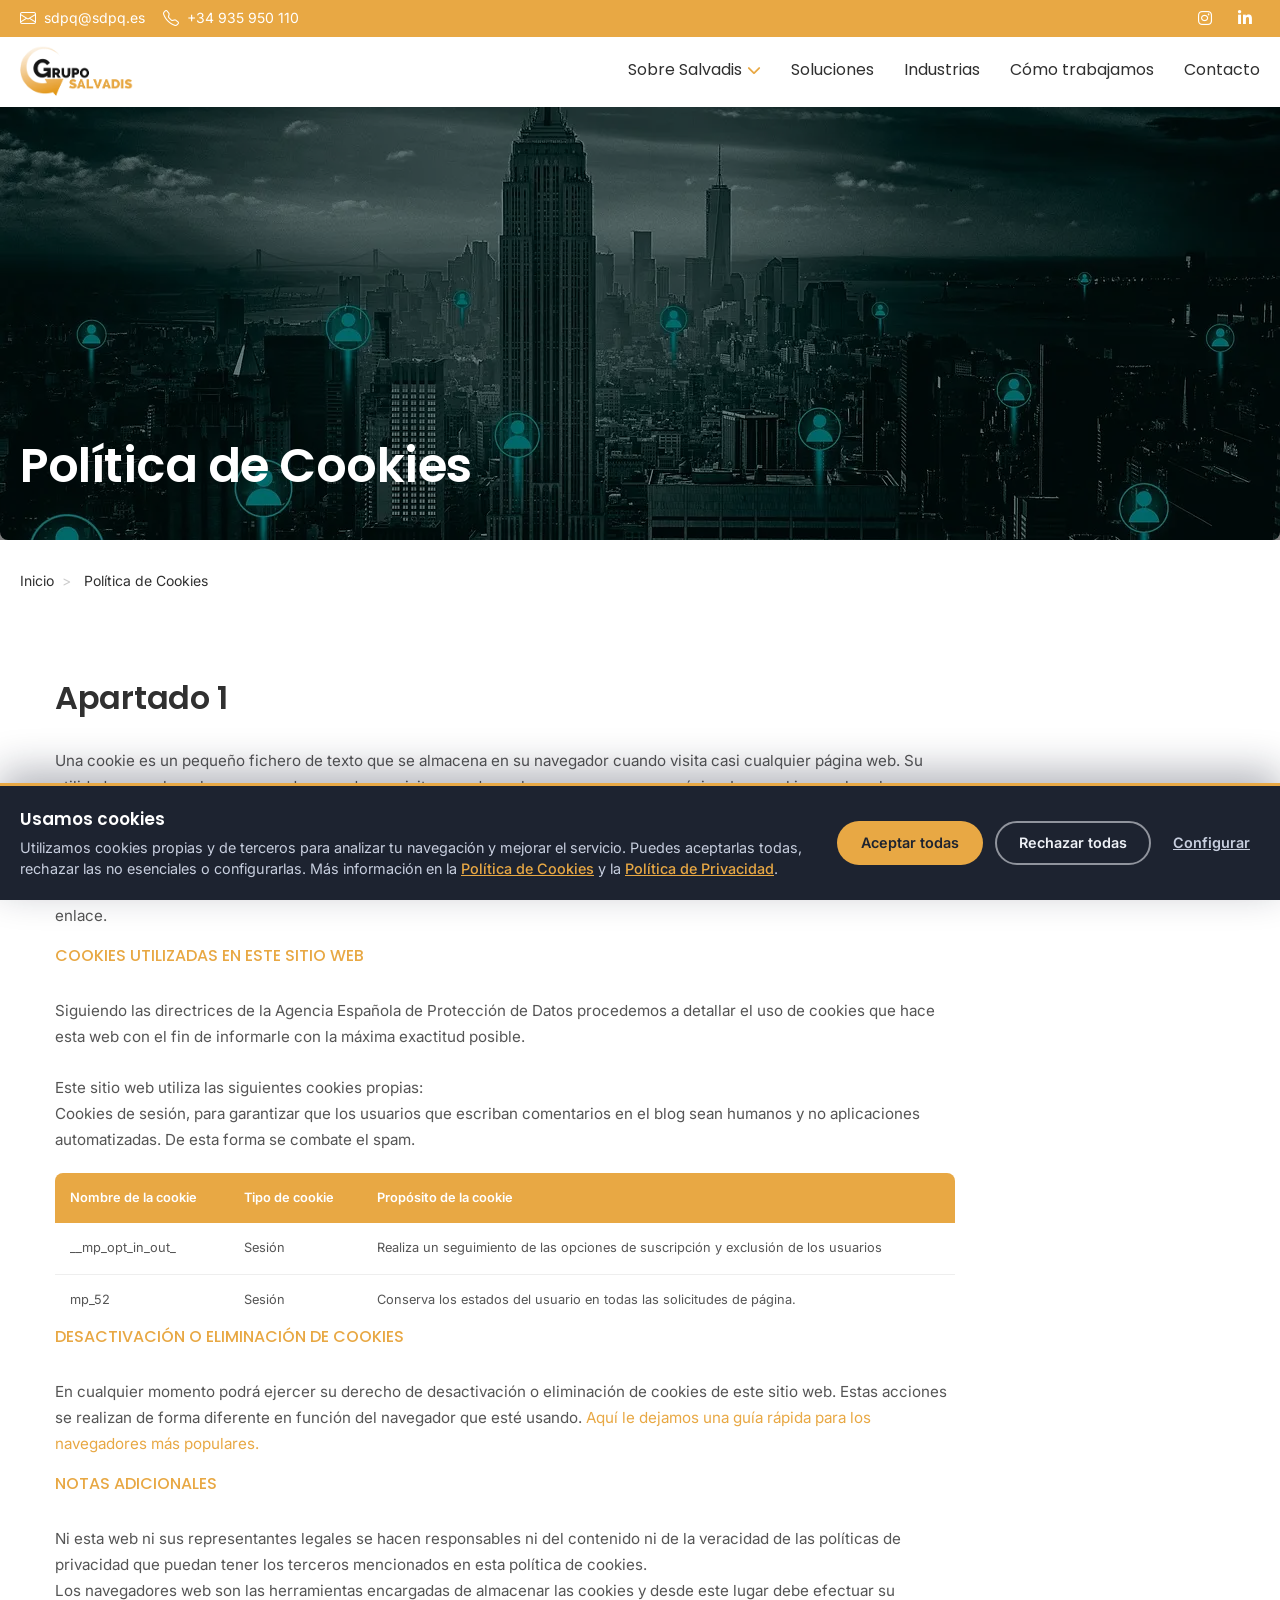
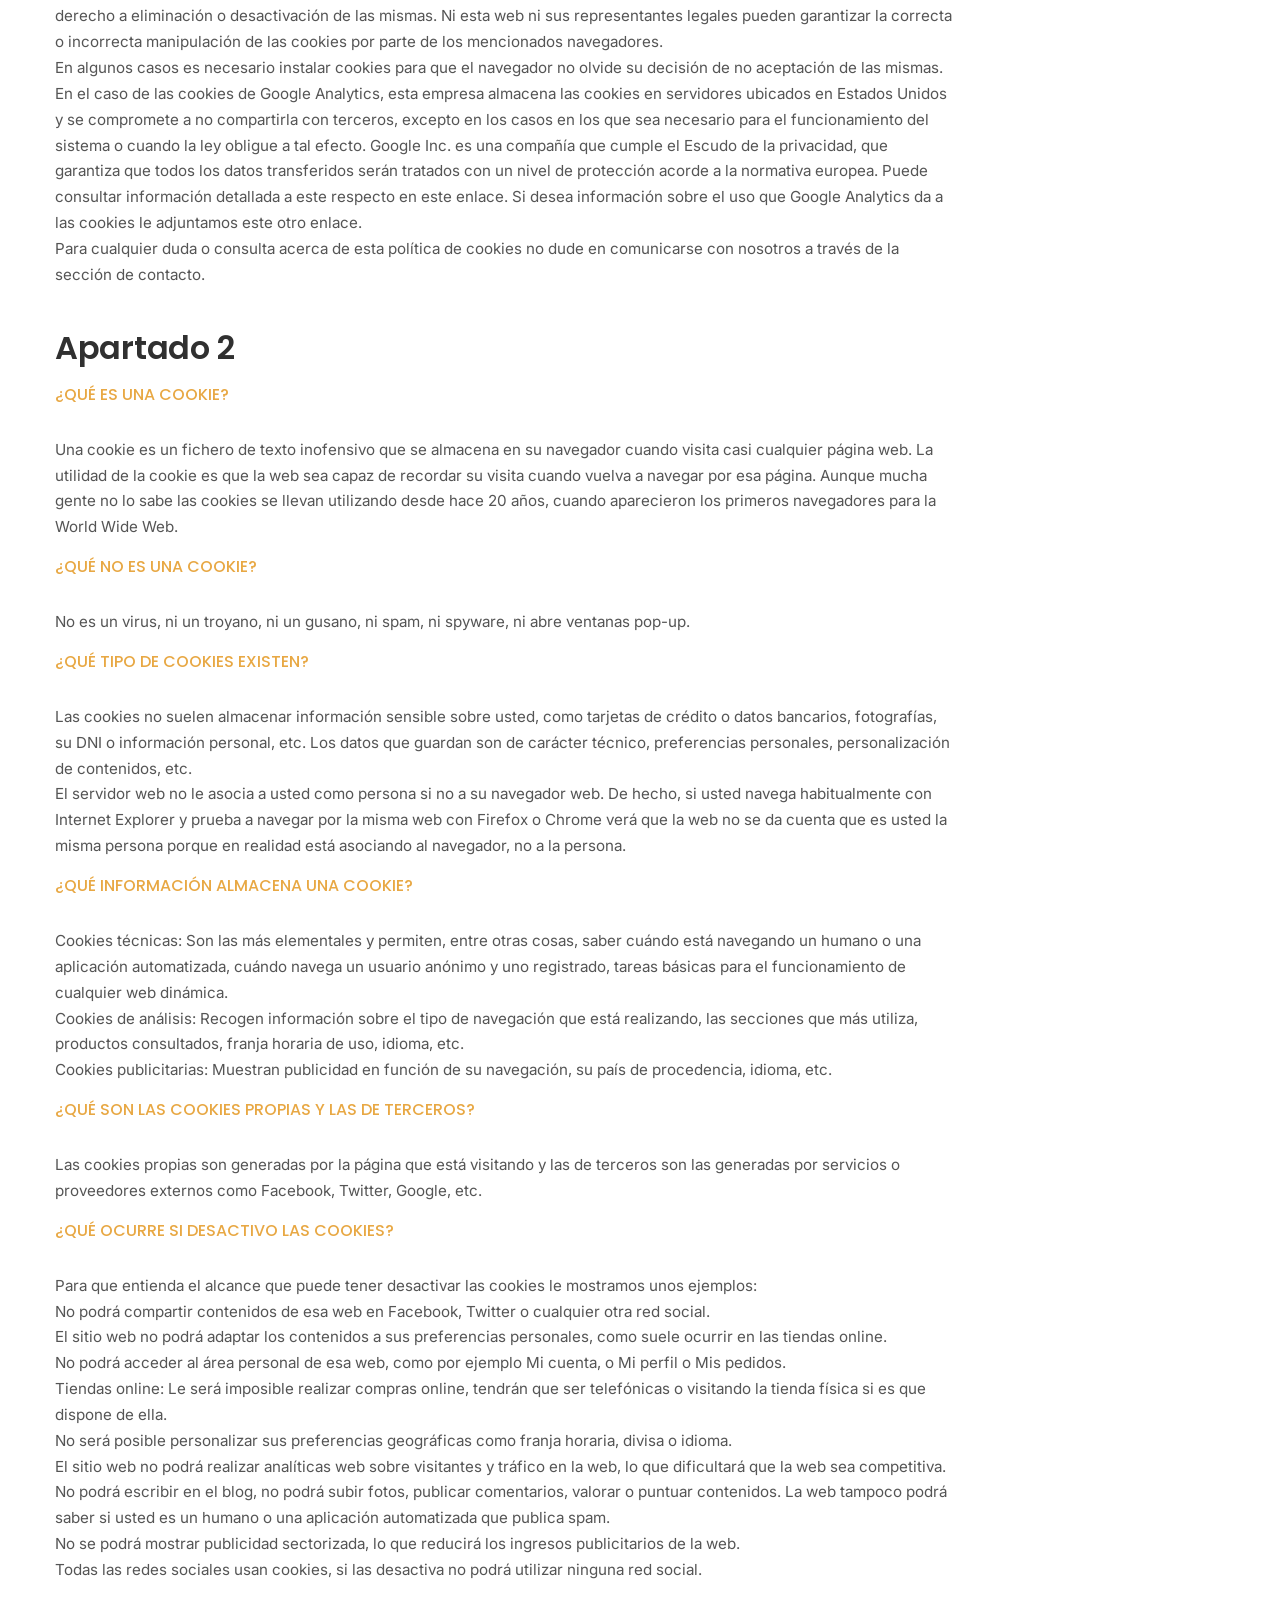
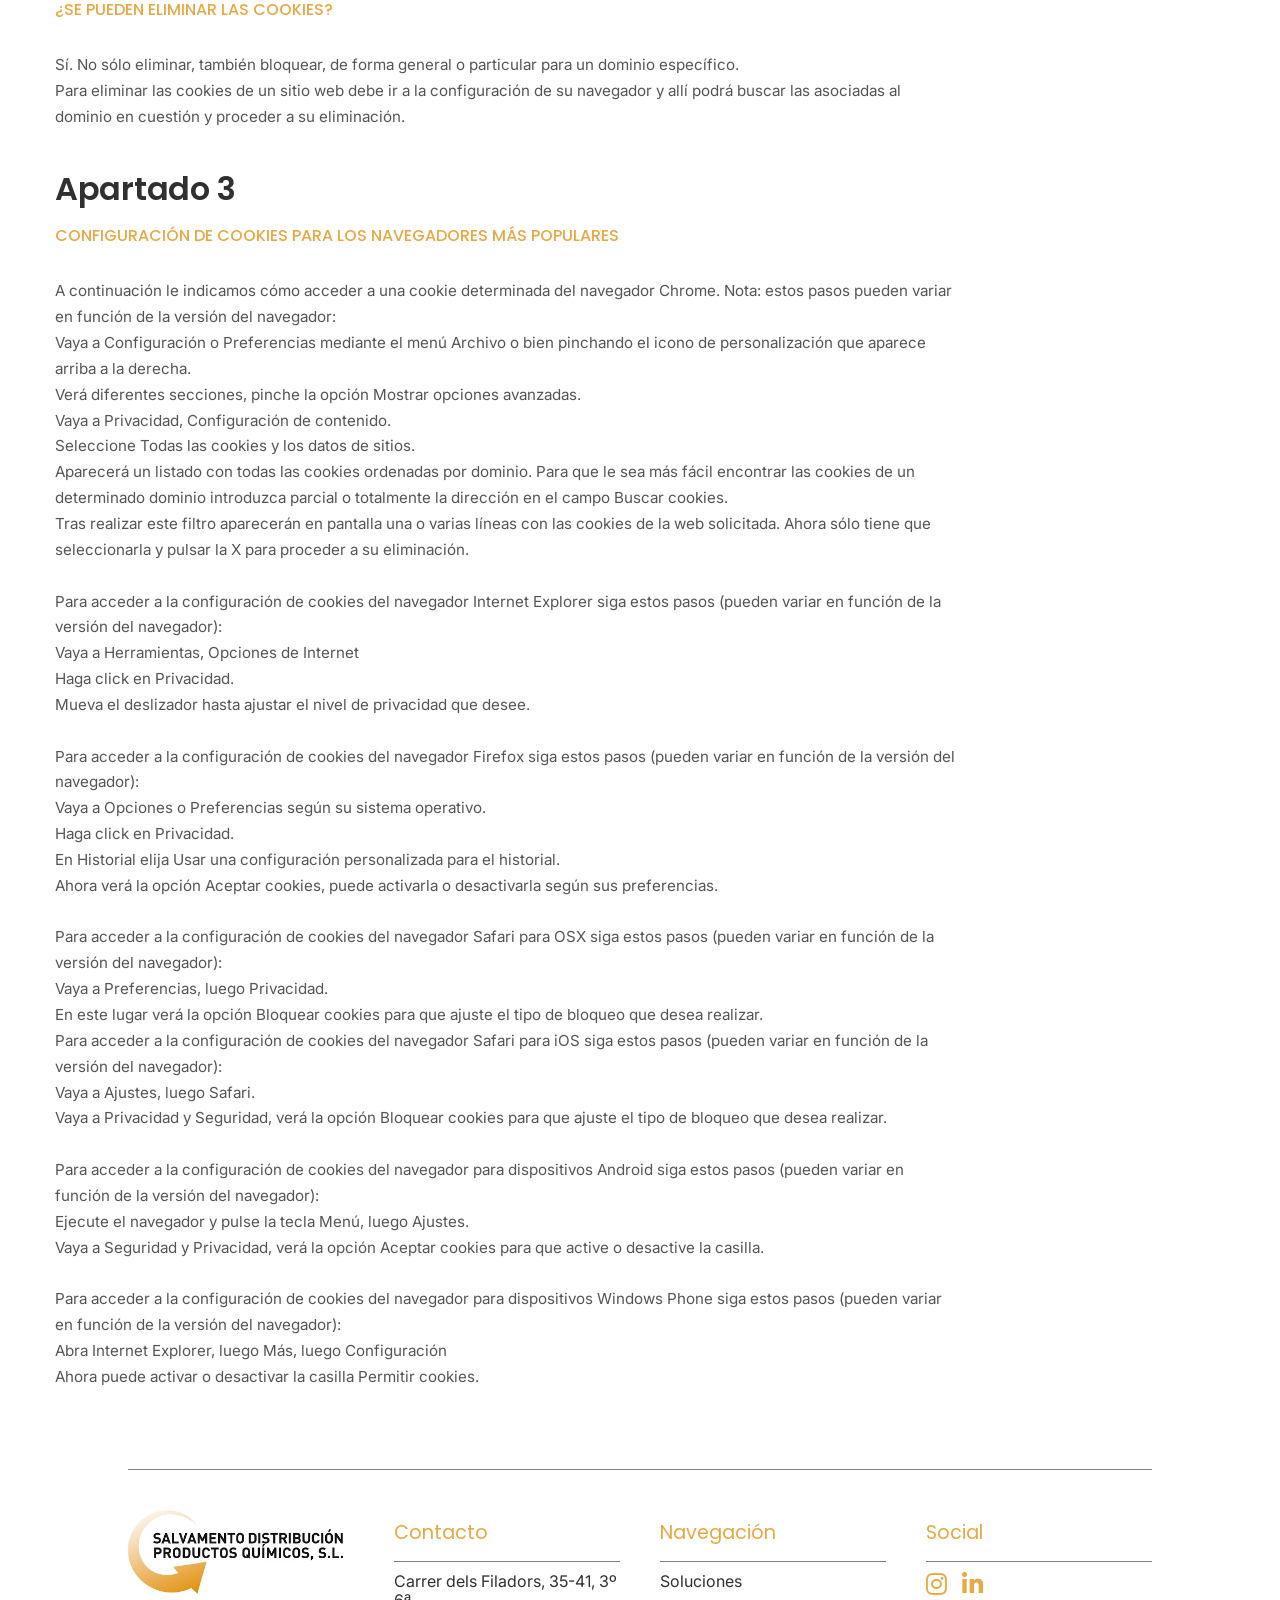
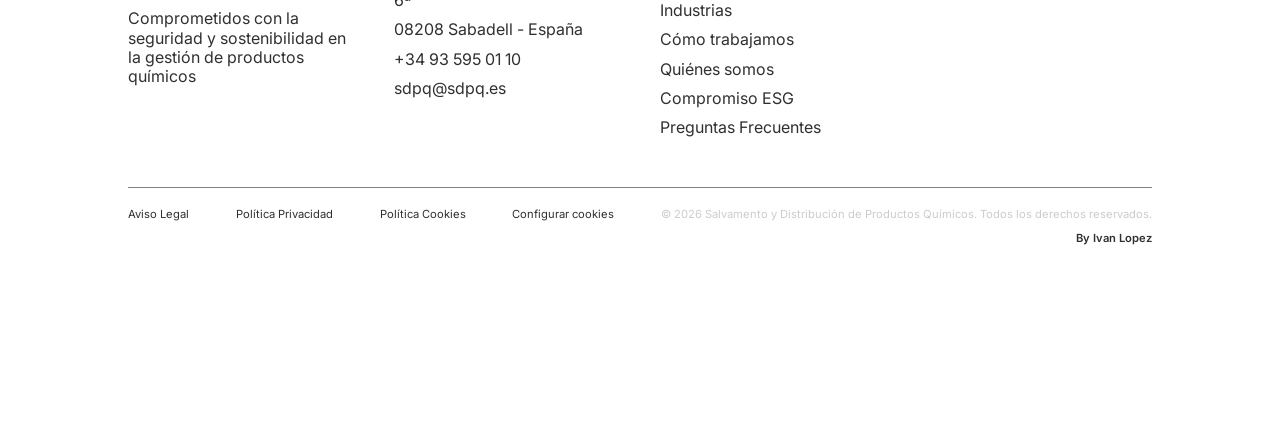
<file: politica-de-cookies.html>
﻿<!DOCTYPE html>
<html lang="es">

<head>
    <meta charset="utf-8" />
    <meta name="viewport" content="width=device-width, initial-scale=1">
    <title>Política de Cookies | Salvadis</title>
    <meta name="description"
        content="Información sobre el uso y la configuración de cookies en el sitio web de Salvadis." />
    <meta name="author" content="Ivan Lopez Jimenez" />
    <meta name="robots" content="noindex, follow" />
    <link rel="canonical" href="https://www.salvadis.com/politica-de-cookies">
    <!-- Open Graph (Mejora en redes sociales) -->
    <meta property="og:title" content="Política de Cookies | Salvadis" />
    <meta property="og:description"
        content="Información sobre el uso y la configuración de cookies en el sitio web de Salvadis." />
    <meta property="og:image" content="https://www.salvadis.com/images/politicas/politica-de-cookies.webp" />
    <meta property="og:url" content="https://www.salvadis.com/politica-de-cookies" />
    <meta property="og:type" content="website" />
    <meta property="og:site_name" content="Salvadis">
    <meta property="og:locale" content="es_ES">
    <!-- Twitter / X -->
    <meta name="twitter:card" content="summary_large_image">
    <meta name="twitter:title" content="Política de Cookies | Salvadis">
    <meta name="twitter:description"
        content="Información sobre el uso y la configuración de cookies en el sitio web de Salvadis.">
    <meta name="twitter:image" content="https://www.salvadis.com/images/politicas/politica-de-cookies.webp">
    <!-- Idioma y accesibilidad -->
    <meta name="google" content="translate" />
    <meta name="google" content="pagereadaloud" />
    <!-- Favicon -->
    <link rel="icon" type="image/png" href="images/salvadis-favicon.png" />
    <meta name="theme-color" content="#E8A844" />
    <!-- Consentimiento de cookies: la analítica se carga solo tras aceptar -->
    <script src="js/cookies.js"></script>
    <!-- CSS -->
    <link rel="stylesheet" href="https://maxcdn.bootstrapcdn.com/bootstrap/3.4.1/css/bootstrap.min.css">
    <!-- Fuentes -->
    <link rel="preconnect" href="https://fonts.googleapis.com">
    <link rel="preconnect" href="https://fonts.gstatic.com" crossorigin>
    <link rel="stylesheet" href="https://cdnjs.cloudflare.com/ajax/libs/font-awesome/6.4.2/css/all.min.css">
    <link rel="stylesheet" href="https://fonts.googleapis.com/css2?family=Material+Symbols+Outlined" />
    <link rel="stylesheet" href="https://fonts.googleapis.com/css2?family=Inter:wght@300;400;500;600;700&display=swap">
    <link rel="stylesheet"
        href="https://fonts.googleapis.com/css2?family=Poppins:ital,wght@0,100;0,200;0,300;0,400;0,500;0,600;0,700;0,800;0,900;1,100;1,200;1,300;1,400;1,500;1,600;1,700;1,800;1,900&family=Work+Sans:ital,wght@0,100..900;1,100..900&display=swap">
    <link rel="stylesheet" href="css/base.css">
    <link rel="stylesheet" href="css/header.css">
    <link rel="stylesheet" href="css/hero.css">
    <link rel="stylesheet" href="css/components.css">
    <link rel="stylesheet" href="css/sections.css">
    <link rel="stylesheet" href="css/cta-footer.css">
    <link rel="stylesheet" href="css/responsive.css">
    <link rel="stylesheet" href="css/cookies.css">
    <!-- Iconos -->
    <link rel="stylesheet" href="https://fonts.googleapis.com/icon?family=Material+Icons">
    <link rel="stylesheet" href="https://cdn.jsdelivr.net/npm/bootstrap-icons@1.11.3/font/bootstrap-icons.min.css">
    <!-- AOS -->
    <link rel="stylesheet" href="https://cdn.jsdelivr.net/npm/aos@2.3.4/dist/aos.css">
    <!-- Scripts (jQuery y Bootstrap) -->
    <script src="https://ajax.googleapis.com/ajax/libs/jquery/3.5.1/jquery.min.js"></script>
    <script src="https://maxcdn.bootstrapcdn.com/bootstrap/3.4.1/js/bootstrap.min.js"></script>
</head>

<body id="myPage" data-spy="scroll" data-target=".navbar" data-offset="107">
    <header>
        <!-- Top Bar -->
        <div class="top-bar">
            <div class="container-topbar">
                <div class="topbar-left">
                    <a href="mailto:sdpq@sdpq.es"><i class="bi bi-envelope"></i> sdpq@sdpq.es</a>
                    <a href="tel:+34935950110"><i class="bi bi-telephone"></i> +34 935 950 110</a>
                </div>
                <div class="topbar-right">
                    <a href="https://www.instagram.com/gruposalvadis/" target="_blank" aria-label="Instagram Salvadis">
                        <i class="fab fa-instagram"></i>
                    </a>
                    <a href="https://es.linkedin.com/company/salvadis" target="_blank" aria-label="LinkedIn Salvadis">
                        <i class="fab fa-linkedin-in"></i>
                    </a>
                </div>
            </div>
        </div>
        <!-- NavBar -->
        <nav class="navbar navbar-default navbar-fixed-top">
            <div class="container">
                <div class="navbar-header">
                    <a class="navbar-brand" href="/">
                        <img src="images/salvadis-logo.webp" alt="Logo Salvadis" height="80">
                    </a>
                    <button type="button" class="navbar-toggle" data-toggle="collapse" data-target="#myNavbar">
                        <span class="icon-bar"></span>
                        <span class="icon-bar"></span>
                        <span class="icon-bar"></span>
                    </button>
                </div>

                <div class="collapse navbar-collapse" id="myNavbar">
                    <ul class="nav navbar-nav navbar-right">
                        <li class="dropdown">
                            <a href="#" class="dropdown-toggle">Sobre Salvadis<i
                                    class="fa fa-chevron-down dropdown-icon"></i></a>
                            <ul class="dropdown-menu">
                                <li><a href="quienes-somos">Quiénes Somos</a></li>
                                <li><a href="sostenibilidad">Compromiso ESG</a></li>
                            </ul>
                        </li>
                        <li><a href="soluciones">Soluciones</a></li>
                        <li><a href="industrias">Industrias</a></li>
                        <li><a href="como-trabajamos">Cómo trabajamos</a></li>
                        <li><a href="contacto">Contacto</a></li>
                    </ul>
                </div>
            </div>
        </nav>
    </header>
    <main>
        <!-- HERO PEQUEÑO-->
        <section class="hero-small">
            <img src="images/politicas/politica-de-cookies.webp" alt="Portada Políticas Cookies" class="img-hero-small">
            <div class="overlay-small-hero"></div>
            <div class="hero-small-content">
                <h1>Política de Cookies</h1>
            </div>
        </section>
        <!-- BREADCRUMBS-->
        <nav class="breadcrumbs" aria-label="Breadcrumb">
            <ol>
                <li><a href="/">Inicio</a></li>
                <li aria-current="page">Política de Cookies</li>
            </ol>
        </nav>

        <section class="legal-section">
            <div class="container legal-container">

                <div class="legal-content">
                    <br>
                    <h2>Apartado 1</h2>
                    <p>Una cookie es un pequeño fichero de texto que se almacena en su navegador cuando visita casi
                        cualquier página web. Su utilidad es que la web sea capaz de recordar su visita cuando vuelva a
                        navegar por esa página. Las cookies suelen almacenar información de carácter técnico, preferencias
                        personales, personalización de contenidos, estadísticas de uso, enlaces a redes sociales, acceso a
                        cuentas de usuario, etc. El objetivo de la cookie es adaptar el contenido de la web a su perfil y
                        necesidades, sin cookies los servicios ofrecidos por cualquier página se verían mermados
                        notablemente. Si desea consultar más información sobre qué son las cookies, qué almacenan, cómo
                        eliminarlas, desactivarlas, etc., le rogamos se dirija a este enlace.</p>
                    <h3>Cookies utilizadas en este sitio web</h3>
                    <p>Siguiendo las directrices de la Agencia Española de Protección de Datos procedemos a detallar el uso
                        de cookies que hace esta web con el fin de informarle con la máxima exactitud posible.<br />
                        <br>Este sitio web utiliza las siguientes cookies propias:<br />
                        Cookies de sesión, para garantizar que los usuarios que escriban comentarios en el blog sean humanos
                        y no aplicaciones automatizadas. De esta forma se combate el spam.<br />
                    </p>
                    <div class="tabla-cookies-wrapper">
                        <table class="tabla-cookies">
                            <thead>
                                <tr>
                                    <th>Nombre de la cookie</th>
                                    <th>Tipo de cookie</th>
                                    <th>Propósito de la cookie</th>
                                </tr>
                            </thead>
                            <tbody>
                                <tr>
                                    <td>__mp_opt_in_out_</td>
                                    <td>Sesión</td>
                                    <td>Realiza un seguimiento de las opciones de suscripción y exclusión de los usuarios
                                    </td>
                                </tr>
                                <tr>
                                    <td>mp_52</td>
                                    <td>Sesión</td>
                                    <td>Conserva los estados del usuario en todas las solicitudes de página.</td>
                                </tr>
                            </tbody>
                        </table>
                    </div>
                    <h3>Desactivación o eliminación de cookies</h3>
                    <p>En cualquier momento podrá ejercer su derecho de desactivación o eliminación de cookies de este sitio
                        web. Estas acciones se realizan de forma diferente en función del navegador que esté usando.
                        <a href="#guia-navegadores">Aquí le dejamos una guía rápida para los
                            navegadores más populares.</a>
                    </p>
                    <h3>Notas adicionales</h3>
                    <p>Ni esta web ni sus representantes legales se hacen responsables ni del contenido ni de la veracidad
                        de las políticas de privacidad que puedan tener los terceros mencionados en esta política de
                        cookies.<br />
                        Los navegadores web son las herramientas encargadas de almacenar las cookies y desde este lugar debe
                        efectuar su derecho a eliminación o desactivación de las mismas. Ni esta web ni sus representantes
                        legales pueden garantizar la correcta o incorrecta manipulación de las cookies por parte de los
                        mencionados navegadores.<br />
                        En algunos casos es necesario instalar cookies para que el navegador no olvide su decisión de no
                        aceptación de las mismas.<br />
                        En el caso de las cookies de Google Analytics, esta empresa almacena las cookies en servidores
                        ubicados en Estados Unidos y se compromete a no compartirla con terceros, excepto en los casos en
                        los que sea necesario para el funcionamiento del sistema o cuando la ley obligue a tal efecto.
                        Google Inc. es una compañía que cumple el Escudo de la privacidad, que garantiza que todos los datos
                        transferidos serán tratados con un nivel de protección acorde a la normativa europea. Puede
                        consultar información detallada a este respecto en este enlace. Si desea información sobre el uso
                        que Google Analytics da a las cookies le adjuntamos este otro enlace.<br />
                        Para cualquier duda o consulta acerca de esta política de cookies no dude en comunicarse con
                        nosotros a través de la sección de contacto.<br />
                    </p>
                    <h2>Apartado 2</h2>
                    <h3>¿Qué es una cookie?</h3>
                    <p>Una cookie es un fichero de texto inofensivo que se almacena en su navegador cuando visita casi
                        cualquier página web. La utilidad de la cookie es que la web sea capaz de recordar su visita cuando
                        vuelva a navegar por esa página. Aunque mucha gente no lo sabe las cookies se llevan utilizando
                        desde hace 20 años, cuando aparecieron los primeros navegadores para la World Wide Web.</p>
                    <h3>¿Qué NO ES una cookie?</h3>
                    <p>No es un virus, ni un troyano, ni un gusano, ni spam, ni spyware, ni abre ventanas pop-up.</p>
                    <h3>¿Qué tipo de cookies existen?</h3>
                    <p>Las cookies no suelen almacenar información sensible sobre usted, como tarjetas de crédito o datos
                        bancarios, fotografías, su DNI o información personal, etc. Los datos que guardan son de carácter
                        técnico, preferencias personales, personalización de contenidos, etc.<br />
                        El servidor web no le asocia a usted como persona si no a su navegador web. De hecho, si usted
                        navega habitualmente con Internet Explorer y prueba a navegar por la misma web con Firefox o Chrome
                        verá que la web no se da cuenta que es usted la misma persona porque en realidad está asociando al
                        navegador, no a la persona.
                    </p>
                    <h3>¿Qué información almacena una cookie?</h3>
                    <p>Cookies técnicas: Son las más elementales y permiten, entre otras cosas, saber cuándo está navegando
                        un humano o una aplicación automatizada, cuándo navega un usuario anónimo y uno registrado, tareas
                        básicas para el funcionamiento de cualquier web dinámica.<br />
                        Cookies de análisis: Recogen información sobre el tipo de navegación que está realizando, las
                        secciones que más utiliza, productos consultados, franja horaria de uso, idioma, etc. <br />
                        Cookies publicitarias: Muestran publicidad en función de su navegación, su país de procedencia,
                        idioma, etc.
                    </p>
                    <h3>¿Qué son las cookies propias y las de terceros?</h3>
                    <p>Las cookies propias son generadas por la página que está visitando y las de terceros son las
                        generadas por servicios o proveedores externos como Facebook, Twitter, Google, etc.</p>
                    <h3>¿Qué ocurre si desactivo las cookies?</h3>
                    <p>Para que entienda el alcance que puede tener desactivar las cookies le mostramos unos ejemplos:<br />
                        No podrá compartir contenidos de esa web en Facebook, Twitter o cualquier otra red social.<br />
                        El sitio web no podrá adaptar los contenidos a sus preferencias personales, como suele ocurrir en
                        las tiendas online.<br />
                        No podrá acceder al área personal de esa web, como por ejemplo Mi cuenta, o Mi perfil o Mis
                        pedidos.<br />
                        Tiendas online: Le será imposible realizar compras online, tendrán que ser telefónicas o visitando
                        la tienda física si es que dispone de ella.<br />
                        No será posible personalizar sus preferencias geográficas como franja horaria, divisa o
                        idioma.<br />
                        El sitio web no podrá realizar analíticas web sobre visitantes y tráfico en la web, lo que
                        dificultará que la web sea competitiva.<br />
                        No podrá escribir en el blog, no podrá subir fotos, publicar comentarios, valorar o puntuar
                        contenidos. La web tampoco podrá saber si usted es un humano o una aplicación automatizada que
                        publica spam.<br />
                        No se podrá mostrar publicidad sectorizada, lo que reducirá los ingresos publicitarios de la web.
                        <br />
                        Todas las redes sociales usan cookies, si las desactiva no podrá utilizar ninguna red social.
                    </p>
                    <h3>¿Se pueden eliminar las cookies?</h3>
                    <p>Sí. No sólo eliminar, también bloquear, de forma general o particular para un dominio
                        específico.<br />
                        Para eliminar las cookies de un sitio web debe ir a la configuración de su navegador y allí podrá
                        buscar las asociadas al dominio en cuestión y proceder a su eliminación.
                    </p>
                    <h2>Apartado 3</h2>
                    <h3 id="guia-navegadores">Configuración de cookies para los navegadores más populares</h3>
                    <p>A continuación le indicamos cómo acceder a una cookie determinada del navegador Chrome. Nota: estos
                        pasos pueden variar en función de la versión del navegador:<br />
                        Vaya a Configuración o Preferencias mediante el menú Archivo o bien pinchando el icono de
                        personalización que aparece arriba a la derecha.<br />
                        Verá diferentes secciones, pinche la opción Mostrar opciones avanzadas.<br />
                        Vaya a Privacidad, Configuración de contenido.<br />
                        Seleccione Todas las cookies y los datos de sitios.<br />
                        Aparecerá un listado con todas las cookies ordenadas por dominio. Para que le sea más fácil
                        encontrar las cookies de un determinado dominio introduzca parcial o totalmente la dirección en el
                        campo Buscar cookies.<br />
                        Tras realizar este filtro aparecerán en pantalla una o varias líneas con las cookies de la web
                        solicitada. Ahora sólo tiene que seleccionarla y pulsar la X para proceder a su
                        eliminación.<br /><br />
                        Para acceder a la configuración de cookies del navegador Internet Explorer siga estos pasos (pueden
                        variar en función de la versión del navegador):<br />
                        Vaya a Herramientas, Opciones de Internet<br />
                        Haga click en Privacidad.<br />
                        Mueva el deslizador hasta ajustar el nivel de privacidad que desee.<br /><br />
                        Para acceder a la configuración de cookies del navegador Firefox siga estos pasos (pueden variar en
                        función de la versión del navegador):<br />
                        Vaya a Opciones o Preferencias según su sistema operativo.<br />
                        Haga click en Privacidad.<br />
                        En Historial elija Usar una configuración personalizada para el historial.<br />
                        Ahora verá la opción Aceptar cookies, puede activarla o desactivarla según sus
                        preferencias.<br /><br />
                        Para acceder a la configuración de cookies del navegador Safari para OSX siga estos pasos (pueden
                        variar en función de la versión del navegador):<br />
                        Vaya a Preferencias, luego Privacidad.<br />
                        En este lugar verá la opción Bloquear cookies para que ajuste el tipo de bloqueo que desea
                        realizar.<br />
                        Para acceder a la configuración de cookies del navegador Safari para iOS siga estos pasos (pueden
                        variar en función de la versión del navegador):<br />
                        Vaya a Ajustes, luego Safari.<br />
                        Vaya a Privacidad y Seguridad, verá la opción Bloquear cookies para que ajuste el tipo de bloqueo
                        que desea realizar.<br /><br />
                        Para acceder a la configuración de cookies del navegador para dispositivos Android siga estos pasos
                        (pueden variar en función de la versión del navegador):<br />
                        Ejecute el navegador y pulse la tecla Menú, luego Ajustes.<br />
                        Vaya a Seguridad y Privacidad, verá la opción Aceptar cookies para que active o desactive la
                        casilla.<br /><br />
                        Para acceder a la configuración de cookies del navegador para dispositivos Windows Phone siga estos
                        pasos (pueden variar en función de la versión del navegador):<br />
                        Abra Internet Explorer, luego Más, luego Configuración<br />
                        Ahora puede activar o desactivar la casilla Permitir cookies.
                    </p>
                </div>
        </section>
    </main>
    <footer class="footer">
        <div class="footer-container">
            <div class="footer-column">
                <img src="images/Logo_Salvamento.webp" alt="Logo Salvamento y Distribución de Productos Químicos" />
                <p>Comprometidos con la seguridad y sostenibilidad en la gestión de productos químicos</p>
            </div>
            <div class="footer-column">
                <h4>Contacto</h4>
                <div class="footer-column-ind">
                    <p>Carrer dels Filadors, 35-41, 3º 6ª</p>
                    <p>08208 Sabadell - España</p>
                    <p>+34 93 595 01 10</p>
                    <p>sdpq@sdpq.es</p>
                </div>
            </div>
            <div class="footer-column">
                <h4>Navegación</h4>
                <div class="footer-column-ind">
                    <ul>
                        <li><a href="soluciones">Soluciones</a></li>
                        <li><a href="industrias">Industrias</a></li>
                        <li><a href="como-trabajamos">Cómo trabajamos</a></li>
                        <li><a href="quienes-somos">Quiénes somos</a></li>
                        <li><a href="sostenibilidad">Compromiso ESG</a></li>
                        <li><a href="faqs">Preguntas Frecuentes</a></li>
                    </ul>
                </div>
            </div>
            <div class="footer-column">
                <h4>Social</h4>
                <div class="footer-column-ind">
                    <ul class="social-icons">
                        <a href="https://www.instagram.com/gruposalvadis/" target="_blank"
                            aria-label="Instagram Salvadis">
                            <i class="fab fa-instagram"></i>
                        </a>
                        <a href="https://es.linkedin.com/company/salvadis" target="_blank"
                            aria-label="LinkedIn Salvadis">
                            <i class="fab fa-linkedin-in"></i>
                        </a>
                    </ul>
                </div>
            </div>
        </div>
        <div class="footer-bottom">
            <div>
                <p><a href="aviso-legal" title="Aviso Legal" class="politica">Aviso Legal</a></p>
            </div>
            <div>
                <p><a href="politica-de-privacidad" title="Política Privacidad" class="politica">Política Privacidad</a>
                </p>
            </div>
            <div>
                <p><a href="politica-de-cookies" title="Política Cookies" class="politica">Política Cookies</a></p>
            </div>
            <div>
                <p><a href="#" class="politica" data-ck="config" title="Configurar cookies">Configurar cookies</a></p>
            </div>
            <div class="copy">
                <p>&copy; <span id="year"></span> Salvamento y Distribución de Productos Químicos. Todos los derechos
                    reservados.</p>
                <p>
                    <strong>
                        <a href="https://readymag.website/u2378477842/5393148/" target="_blank"
                            aria-label="Portafolio Ivan Lopez">By Ivan Lopez</a>
                    </strong>
                </p>
            </div>
        </div>
    </footer>
    <script src="js/main.js"></script>

</body>

</html>
</file>
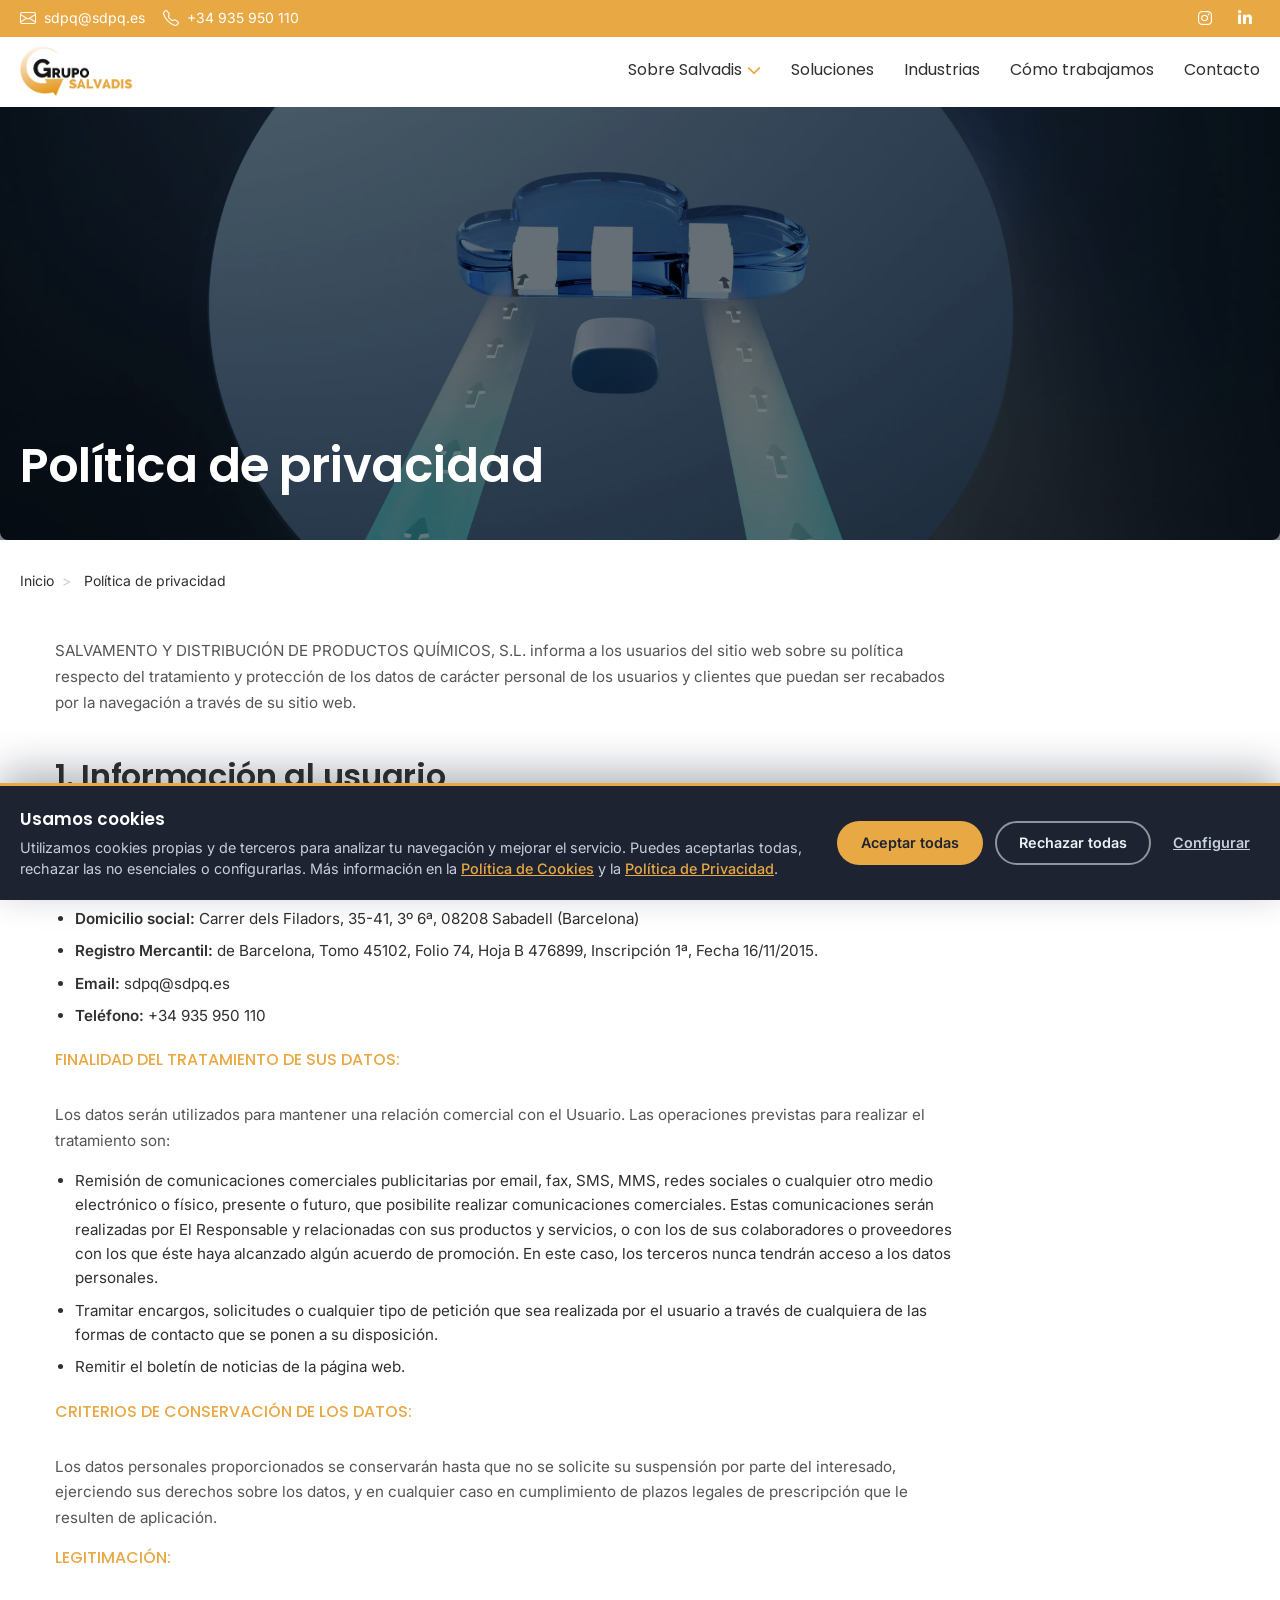
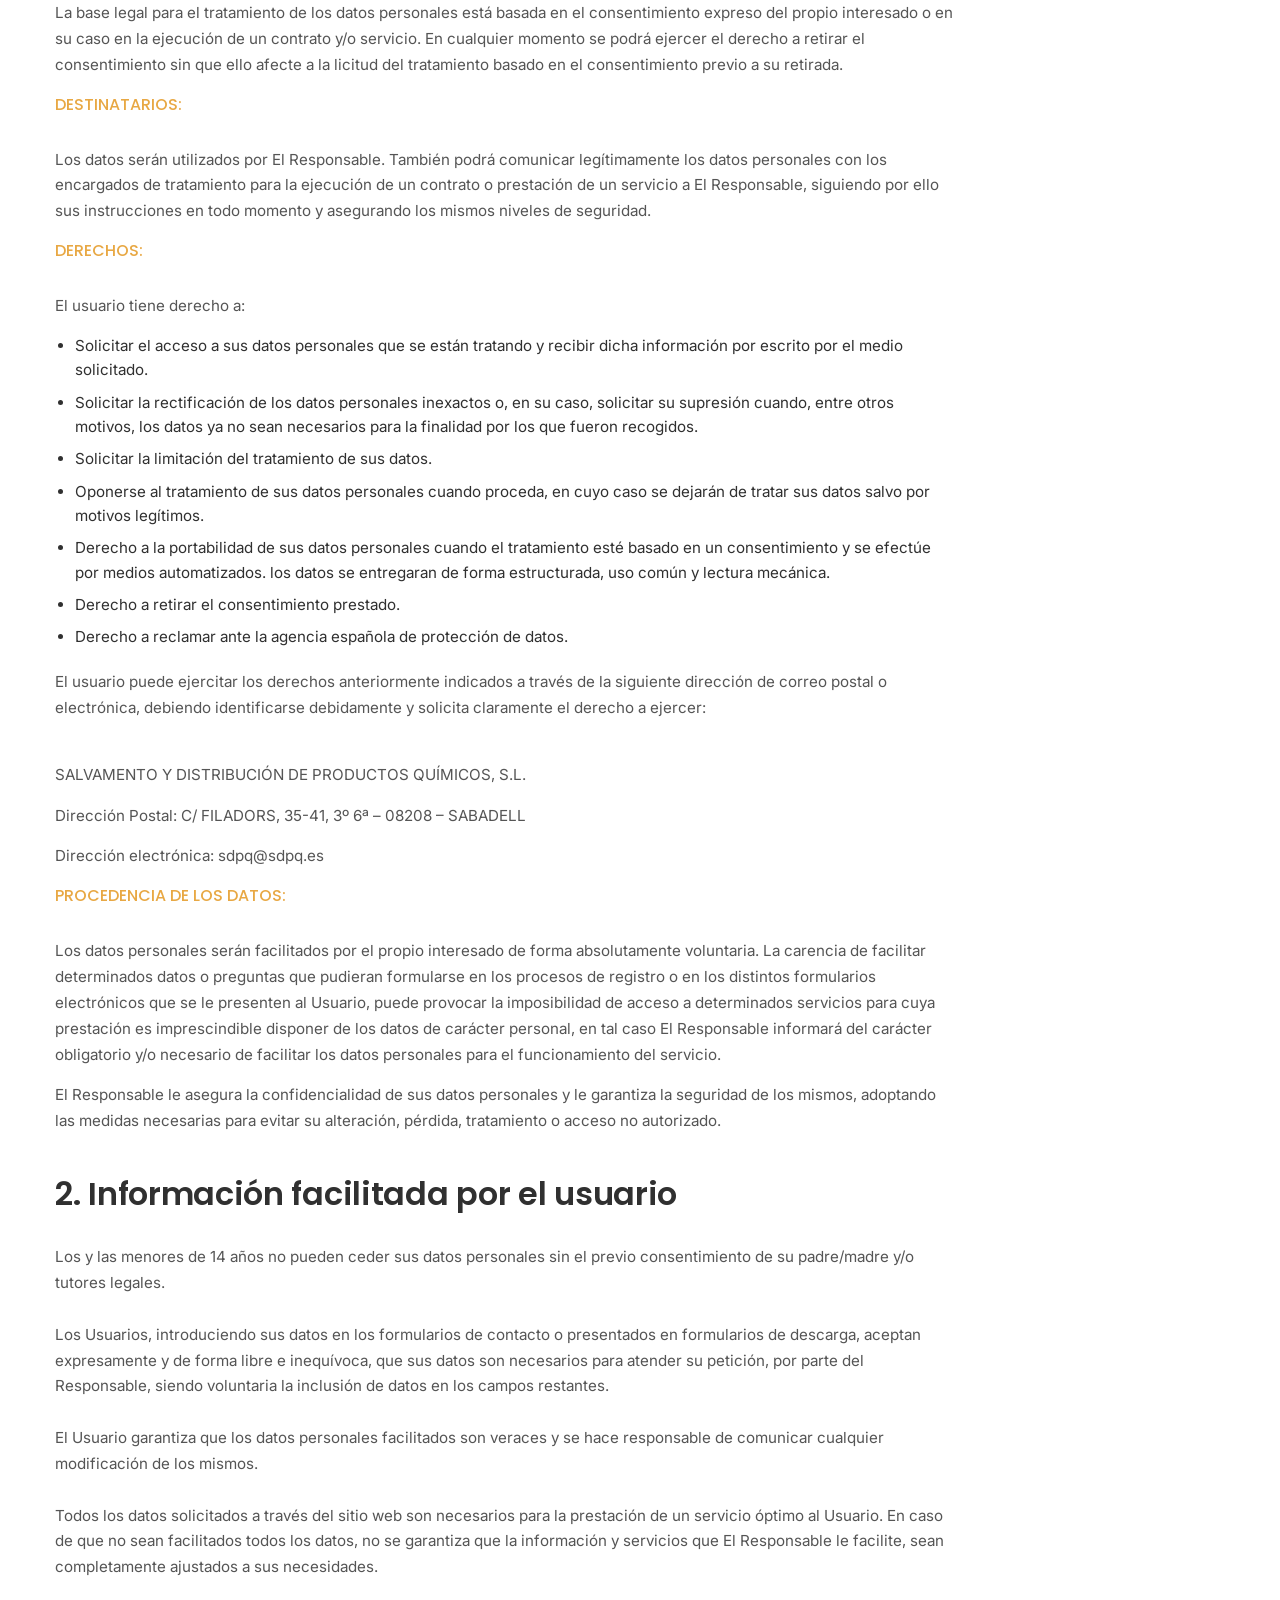
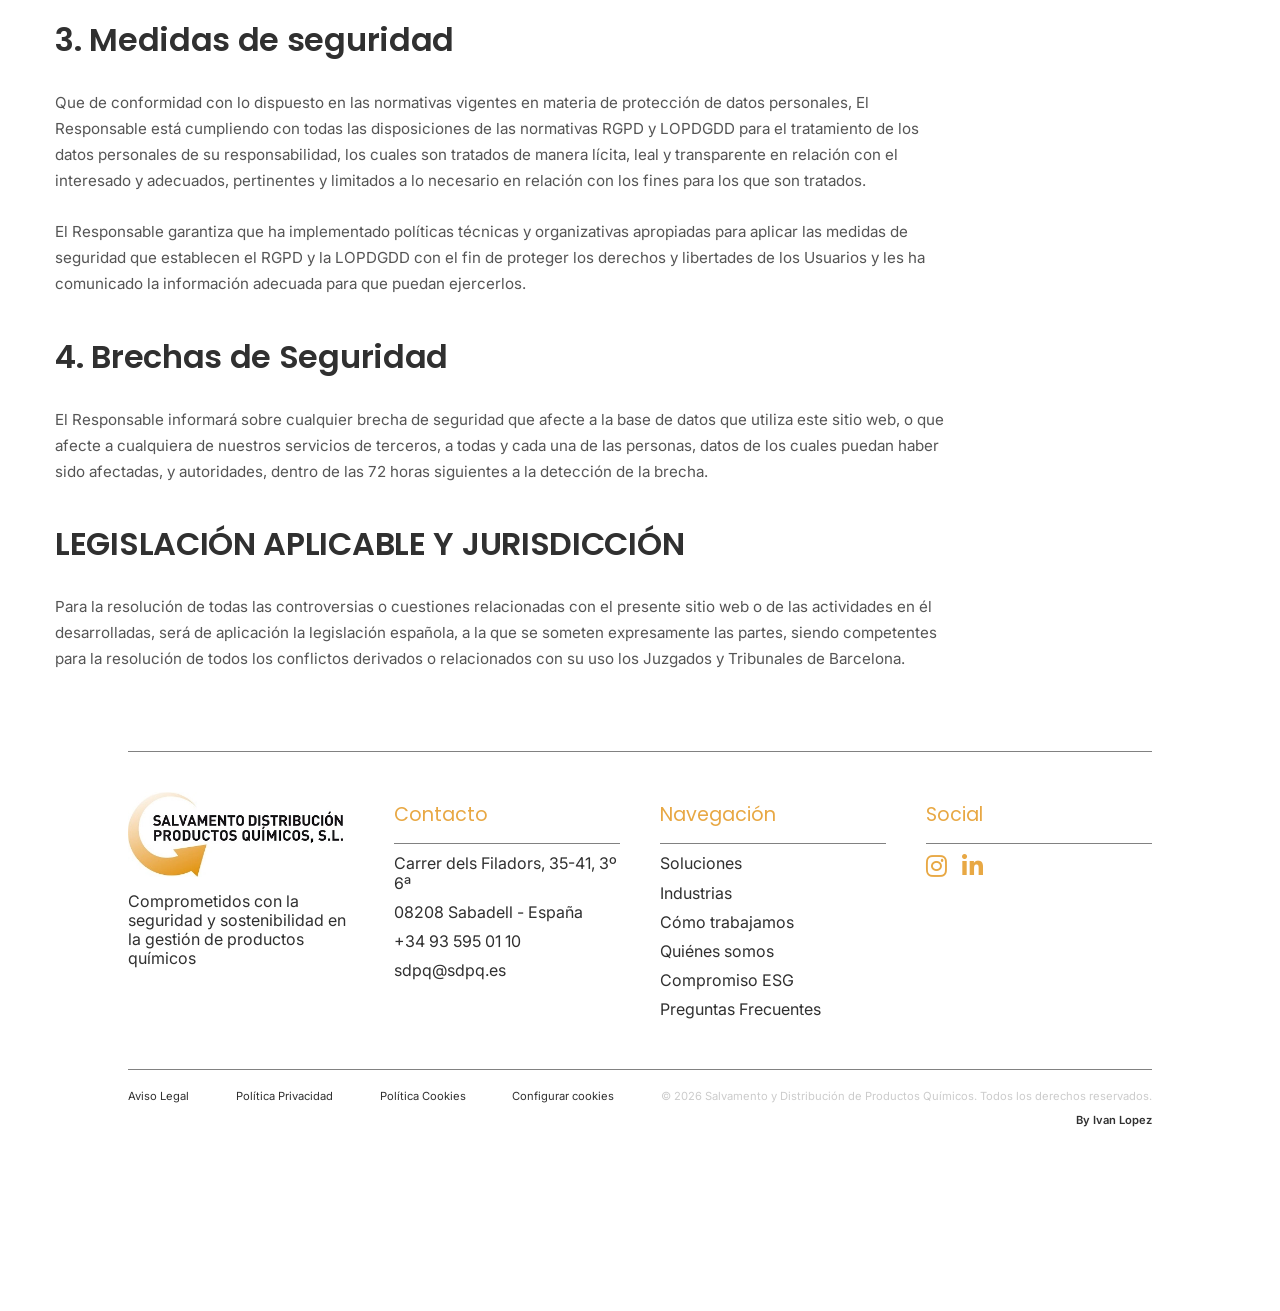
<file: politica-de-privacidad.html>
﻿<!DOCTYPE html>
<html lang="es">

<head>
    <meta charset="utf-8" />
    <meta name="viewport" content="width=device-width, initial-scale=1">
    <title>Política de Privacidad | Salvadis</title>
    <meta name="description"
        content="Información sobre el tratamiento de datos personales y la política de privacidad de Salvadis." />
    <meta name="author" content="Ivan Lopez Jimenez" />
    <meta name="robots" content="noindex, follow" />
    <link rel="canonical" href="https://www.salvadis.com/politica-de-privacidad">
    <!-- Open Graph (Mejora en redes sociales) -->
    <meta property="og:title" content="Política de Privacidad | Salvadis" />
    <meta property="og:description"
        content="Información sobre el tratamiento de datos personales y la política de privacidad de Salvadis." />
    <meta property="og:image" content="https://www.salvadis.com/images/politicas/politica-de-privacidad.webp" />
    <meta property="og:url" content="https://www.salvadis.com/politica-de-privacidad" />
    <meta property="og:type" content="website" />
    <meta property="og:site_name" content="Salvadis">
    <meta property="og:locale" content="es_ES">
    <!-- Twitter / X -->
    <meta name="twitter:card" content="summary_large_image">
    <meta name="twitter:title" content="Política de Privacidad | Salvadis">
    <meta name="twitter:description"
        content="Información sobre el tratamiento de datos personales y la política de privacidad de Salvadis.">
    <meta name="twitter:image" content="https://www.salvadis.com/images/politicas/politica-de-privacidad.webp">
    <!-- Idioma y accesibilidad -->
    <meta name="google" content="translate" />
    <meta name="google" content="pagereadaloud" />
    <!-- Favicon -->
    <link rel="icon" type="image/png" href="images/salvadis-favicon.png" />
    <meta name="theme-color" content="#E8A844" />
    <!-- Consentimiento de cookies: la analítica se carga solo tras aceptar -->
    <script src="js/cookies.js"></script>
    <!-- CSS -->
    <link rel="stylesheet" href="https://maxcdn.bootstrapcdn.com/bootstrap/3.4.1/css/bootstrap.min.css">
    <!-- Fuentes -->
    <link rel="preconnect" href="https://fonts.googleapis.com">
    <link rel="preconnect" href="https://fonts.gstatic.com" crossorigin>
    <link rel="stylesheet" href="https://cdnjs.cloudflare.com/ajax/libs/font-awesome/6.4.2/css/all.min.css">
    <link rel="stylesheet" href="https://fonts.googleapis.com/css2?family=Material+Symbols+Outlined" />
    <link rel="stylesheet" href="https://fonts.googleapis.com/css2?family=Inter:wght@300;400;500;600;700&display=swap">
    <link rel="stylesheet"
        href="https://fonts.googleapis.com/css2?family=Poppins:ital,wght@0,100;0,200;0,300;0,400;0,500;0,600;0,700;0,800;0,900;1,100;1,200;1,300;1,400;1,500;1,600;1,700;1,800;1,900&family=Work+Sans:ital,wght@0,100..900;1,100..900&display=swap">
    <link rel="stylesheet" href="css/base.css">
    <link rel="stylesheet" href="css/header.css">
    <link rel="stylesheet" href="css/hero.css">
    <link rel="stylesheet" href="css/components.css">
    <link rel="stylesheet" href="css/sections.css">
    <link rel="stylesheet" href="css/cta-footer.css">
    <link rel="stylesheet" href="css/responsive.css">
    <link rel="stylesheet" href="css/cookies.css">
    <!-- Iconos -->
    <link rel="stylesheet" href="https://fonts.googleapis.com/icon?family=Material+Icons">
    <link rel="stylesheet" href="https://cdn.jsdelivr.net/npm/bootstrap-icons@1.11.3/font/bootstrap-icons.min.css">
    <!-- AOS -->
    <link rel="stylesheet" href="https://cdn.jsdelivr.net/npm/aos@2.3.4/dist/aos.css">
    <!-- Scripts (jQuery y Bootstrap) -->
    <script src="https://ajax.googleapis.com/ajax/libs/jquery/3.5.1/jquery.min.js"></script>
    <script src="https://maxcdn.bootstrapcdn.com/bootstrap/3.4.1/js/bootstrap.min.js"></script>
</head>

<body id="myPage" data-spy="scroll" data-target=".navbar" data-offset="107">
    <header>
        <!-- Top Bar -->
        <div class="top-bar">
            <div class="container-topbar">
                <div class="topbar-left">
                    <a href="mailto:sdpq@sdpq.es"><i class="bi bi-envelope"></i> sdpq@sdpq.es</a>
                    <a href="tel:+34935950110"><i class="bi bi-telephone"></i> +34 935 950 110</a>
                </div>
                <div class="topbar-right">
                    <a href="https://www.instagram.com/gruposalvadis/" target="_blank" aria-label="Instagram Salvadis">
                        <i class="fab fa-instagram"></i>
                    </a>
                    <a href="https://es.linkedin.com/company/salvadis" target="_blank" aria-label="LinkedIn Salvadis">
                        <i class="fab fa-linkedin-in"></i>
                    </a>
                </div>
            </div>
        </div>
        <!-- NavBar -->
        <nav class="navbar navbar-default navbar-fixed-top">
            <div class="container">
                <div class="navbar-header">
                    <a class="navbar-brand" href="/">
                        <img src="images/salvadis-logo.webp" alt="Logo Salvadis" height="80">
                    </a>
                    <button type="button" class="navbar-toggle" data-toggle="collapse" data-target="#myNavbar">
                        <span class="icon-bar"></span>
                        <span class="icon-bar"></span>
                        <span class="icon-bar"></span>
                    </button>
                </div>

                <div class="collapse navbar-collapse" id="myNavbar">
                    <ul class="nav navbar-nav navbar-right">
                        <li class="dropdown">
                            <a href="#" class="dropdown-toggle">Sobre Salvadis<i
                                    class="fa fa-chevron-down dropdown-icon"></i></a>
                            <ul class="dropdown-menu">
                                <li><a href="quienes-somos">Quiénes Somos</a></li>
                                <li><a href="sostenibilidad">Compromiso ESG</a></li>
                            </ul>
                        </li>
                        <li><a href="soluciones">Soluciones</a></li>
                        <li><a href="industrias">Industrias</a></li>
                        <li><a href="como-trabajamos">Cómo trabajamos</a></li>
                        <li><a href="contacto">Contacto</a></li>
                    </ul>
                </div>
            </div>
        </nav>
    </header>
    <main>
        <!-- HERO PEQUEÑO-->
        <section class="hero-small">
            <img src="images/politicas/politica-de-privacidad.webp" alt="Portada de Política de Privacidad"
                class="img-hero-small">
            <div class="overlay-small-hero"></div>
            <div class="hero-small-content">
                <h1>Política de privacidad</h1>
            </div>
        </section>
        <!-- BREADCRUMBS-->
        <nav class="breadcrumbs" aria-label="Breadcrumb">
            <ol>
                <li><a href="/">Inicio</a></li>
                <li aria-current="page">Política de privacidad</li>
            </ol>
        </nav>

        <section class="legal-section">
            <div class="container legal-container">

                <div class="legal-content">
                    <br>
                    <p>SALVAMENTO Y DISTRIBUCIÓN DE PRODUCTOS QUÍMICOS, S.L. informa a los usuarios del sitio web sobre su
                        política respecto del tratamiento y protección de los datos de carácter personal de los usuarios y
                        clientes que puedan ser recabados por la navegación a través de su sitio web.</p>
                    <h2>1. Información al usuario</h2>
                    <h3>Responsable del Tratamiento:</h3>

                    <ul>
                        <li><strong>Razón social:</strong> Salvamento y Distribución de Productos Químicos S.L.</li>
                        <li><strong>CIF:</strong> B66645680</li>
                        <li><strong>Domicilio social:</strong> Carrer dels Filadors, 35-41, 3º 6ª, 08208 Sabadell
                            (Barcelona)</li>
                        <li><strong>Registro Mercantil:</strong> de Barcelona, Tomo 45102, Folio 74, Hoja B 476899,
                            Inscripción 1ª, Fecha 16/11/2015.</li>
                        <li><strong>Email:</strong> sdpq@sdpq.es</li>
                        <li><strong>Teléfono:</strong> +34 935 950 110</li>
                    </ul>

                    <h3>Finalidad del tratamiento de sus datos:</h3>
                    <p>Los datos serán utilizados para mantener una relación comercial con el Usuario. Las operaciones
                        previstas para realizar el tratamiento son:</p>
                    <ul>
                        <li>Remisión de comunicaciones comerciales publicitarias por email, fax, SMS, MMS, redes sociales o
                            cualquier otro medio electrónico o físico, presente o futuro, que posibilite realizar
                            comunicaciones comerciales. Estas comunicaciones serán realizadas por El Responsable y
                            relacionadas con sus productos y servicios, o con los de sus colaboradores o proveedores con los
                            que éste haya alcanzado algún acuerdo de promoción. En este caso, los terceros nunca tendrán
                            acceso a los datos personales.</li>
                        <li>Tramitar encargos, solicitudes o cualquier tipo de petición que sea realizada por el usuario a
                            través de cualquiera de las formas de contacto que se ponen a su disposición.</li>
                        <li>Remitir el boletín de noticias de la página web.</li>
                    </ul>

                    <h3>Criterios de conservación de los datos:</h3>
                    <p>Los datos personales proporcionados se conservarán hasta que no se solicite su suspensión por parte
                        del interesado, ejerciendo sus derechos sobre los datos, y en cualquier caso en cumplimiento de
                        plazos legales de prescripción que le resulten de aplicación.</p>

                    <h3>Legitimación:</h3>
                    <p>La base legal para el tratamiento de los datos personales está basada en el consentimiento expreso
                        del propio interesado o en su caso en la ejecución de un contrato y/o servicio. En cualquier momento
                        se podrá ejercer el derecho a retirar el consentimiento sin que ello afecte a la licitud del
                        tratamiento basado en el consentimiento previo a su retirada.</p>

                    <h3>Destinatarios:</h3>
                    <p>Los datos serán utilizados por El Responsable. También podrá comunicar legítimamente los datos
                        personales con los encargados de tratamiento para la ejecución de un contrato o prestación de un
                        servicio a El Responsable, siguiendo por ello sus instrucciones en todo momento y asegurando los
                        mismos niveles de seguridad.</p>

                    <h3>Derechos:</h3>
                    <p>El usuario tiene derecho a:</p>
                    <ul>
                        <li>Solicitar el acceso a sus datos personales que se están tratando y recibir dicha información por
                            escrito por el medio solicitado.</li>
                        <li>Solicitar la rectificación de los datos personales inexactos o, en su caso, solicitar su
                            supresión cuando, entre otros motivos, los datos ya no sean necesarios para la finalidad por los
                            que fueron recogidos.</li>
                        <li>Solicitar la limitación del tratamiento de sus datos.</li>
                        <li>Oponerse al tratamiento de sus datos personales cuando proceda, en cuyo caso se dejarán de
                            tratar sus datos salvo por motivos legítimos.</li>
                        <li>Derecho a la portabilidad de sus datos personales cuando el tratamiento esté basado en un
                            consentimiento y se efectúe por medios automatizados. los datos se entregaran de forma
                            estructurada, uso común y lectura mecánica.</li>
                        <li>Derecho a retirar el consentimiento prestado.</li>
                        <li>Derecho a reclamar ante la agencia española de protección de datos.</li>
                    </ul>
                    <p>El usuario puede ejercitar los derechos anteriormente indicados a través de la siguiente dirección de
                        correo postal o electrónica, debiendo identificarse debidamente y solicita claramente el derecho a
                        ejercer:</p><br>
                    <p>SALVAMENTO Y DISTRIBUCIÓN DE PRODUCTOS QUÍMICOS, S.L.</p>
                    <p>Dirección Postal: C/ FILADORS, 35-41, 3º 6ª – 08208 – SABADELL</p>
                    <p>Dirección electrónica: sdpq@sdpq.es</p>

                    <h3>Procedencia de los datos:</h3>
                    <p>Los datos personales serán facilitados por el propio interesado de forma absolutamente voluntaria. La
                        carencia de facilitar determinados datos o preguntas que pudieran formularse en los procesos de
                        registro o en los distintos formularios electrónicos que se le presenten al Usuario, puede provocar
                        la imposibilidad de acceso a determinados servicios para cuya prestación es imprescindible disponer
                        de los datos de carácter personal, en tal caso El Responsable informará del carácter obligatorio y/o
                        necesario de facilitar los datos personales para el funcionamiento del servicio.
                        <br>
                    <p>El Responsable le asegura la confidencialidad de sus datos personales y le garantiza la seguridad de
                        los mismos, adoptando las medidas necesarias para evitar su alteración, pérdida, tratamiento o
                        acceso no autorizado.
                    </p>

                    <h2>2. Información facilitada por el usuario</h2>
                    <p>
                        Los y las menores de 14 años no pueden ceder sus datos personales sin el previo consentimiento de su
                        padre/madre y/o tutores legales.<br>
                        <br>Los Usuarios, introduciendo sus datos en los formularios de contacto o presentados en
                        formularios de descarga, aceptan expresamente y de forma libre e inequívoca, que sus datos son
                        necesarios para atender su petición, por parte del Responsable, siendo voluntaria la inclusión de
                        datos en los campos restantes.<br>
                        <br>El Usuario garantiza que los datos personales facilitados son veraces y se hace responsable de
                        comunicar cualquier modificación de los mismos.<br>
                        <br>Todos los datos solicitados a través del sitio web son necesarios para la prestación de un
                        servicio óptimo al Usuario. En caso de que no sean facilitados todos los datos, no se garantiza que
                        la información y servicios que El Responsable le facilite, sean completamente ajustados a sus
                        necesidades.
                    </p>
                    </p>

                    <h2>3. Medidas de seguridad</h2>
                    <p>
                        Que de conformidad con lo dispuesto en las normativas vigentes en materia de protección de datos
                        personales, El Responsable está cumpliendo con todas las disposiciones de las normativas RGPD y
                        LOPDGDD para el tratamiento de los datos personales de su responsabilidad, los cuales son tratados
                        de manera lícita, leal y transparente en relación con el interesado y adecuados, pertinentes y
                        limitados a lo necesario en relación con los fines para los que son tratados.<br>
                        <br>El Responsable garantiza que ha implementado políticas técnicas y organizativas apropiadas para
                        aplicar las medidas de seguridad que establecen el RGPD y la LOPDGDD con el fin de proteger los
                        derechos y libertades de los Usuarios y les ha comunicado la información adecuada para que puedan
                        ejercerlos.
                    </p>
                    </p>

                    <h2>4. Brechas de Seguridad</h2>
                    <p>
                        El Responsable informará sobre cualquier brecha de seguridad que afecte a la base de datos que
                        utiliza este sitio web, o que afecte a cualquiera de nuestros servicios de terceros, a todas y cada
                        una de las personas, datos de los cuales puedan haber sido afectadas, y autoridades, dentro de las
                        72 horas siguientes a la detección de la brecha.</p>
                    </p>

                    <h2>LEGISLACIÓN APLICABLE Y JURISDICCIÓN</h2>
                    <p>
                        Para la resolución de todas las controversias o cuestiones relacionadas con el presente sitio web o
                        de las actividades en él desarrolladas, será de aplicación la legislación española, a la que se
                        someten expresamente las partes, siendo competentes para la resolución de todos los conflictos
                        derivados o relacionados con su uso los Juzgados y Tribunales de Barcelona.</p>
                    </p>
                </div>

            </div>
        </section>
    </main>
    <footer class="footer">
        <div class="footer-container">
            <div class="footer-column">
                <img src="images/Logo_Salvamento.webp" alt="Logo Salvamento y Distribución de Productos Químicos" />
                <p>Comprometidos con la seguridad y sostenibilidad en la gestión de productos químicos</p>
            </div>
            <div class="footer-column">
                <h4>Contacto</h4>
                <div class="footer-column-ind">
                    <p>Carrer dels Filadors, 35-41, 3º 6ª</p>
                    <p>08208 Sabadell - España</p>
                    <p>+34 93 595 01 10</p>
                    <p>sdpq@sdpq.es</p>
                </div>
            </div>
            <div class="footer-column">
                <h4>Navegación</h4>
                <div class="footer-column-ind">
                    <ul>
                        <li><a href="soluciones">Soluciones</a></li>
                        <li><a href="industrias">Industrias</a></li>
                        <li><a href="como-trabajamos">Cómo trabajamos</a></li>
                        <li><a href="quienes-somos">Quiénes somos</a></li>
                        <li><a href="sostenibilidad">Compromiso ESG</a></li>
                        <li><a href="faqs">Preguntas Frecuentes</a></li>
                    </ul>
                </div>
            </div>
            <div class="footer-column">
                <h4>Social</h4>
                <div class="footer-column-ind">
                    <ul class="social-icons">
                        <a href="https://www.instagram.com/gruposalvadis/" target="_blank"
                            aria-label="Instagram Salvadis">
                            <i class="fab fa-instagram"></i>
                        </a>
                        <a href="https://es.linkedin.com/company/salvadis" target="_blank"
                            aria-label="LinkedIn Salvadis">
                            <i class="fab fa-linkedin-in"></i>
                        </a>
                    </ul>
                </div>
            </div>
        </div>
        <div class="footer-bottom">
            <div>
                <p><a href="aviso-legal" title="Aviso Legal" class="politica">Aviso Legal</a></p>
            </div>
            <div>
                <p><a href="politica-de-privacidad" title="Política Privacidad" class="politica">Política Privacidad</a>
                </p>
            </div>
            <div>
                <p><a href="politica-de-cookies" title="Política Cookies" class="politica">Política Cookies</a></p>
            </div>
            <div>
                <p><a href="#" class="politica" data-ck="config" title="Configurar cookies">Configurar cookies</a></p>
            </div>
            <div class="copy">
                <p>&copy; <span id="year"></span> Salvamento y Distribución de Productos Químicos. Todos los derechos
                    reservados.</p>
                <p>
                    <strong>
                        <a href="https://readymag.website/u2378477842/5393148/" target="_blank"
                            aria-label="Portafolio Ivan Lopez">By Ivan Lopez</a>
                    </strong>
                </p>
            </div>
        </div>
    </footer>
    <script src="js/main.js"></script>

</body>

</html>
</file>
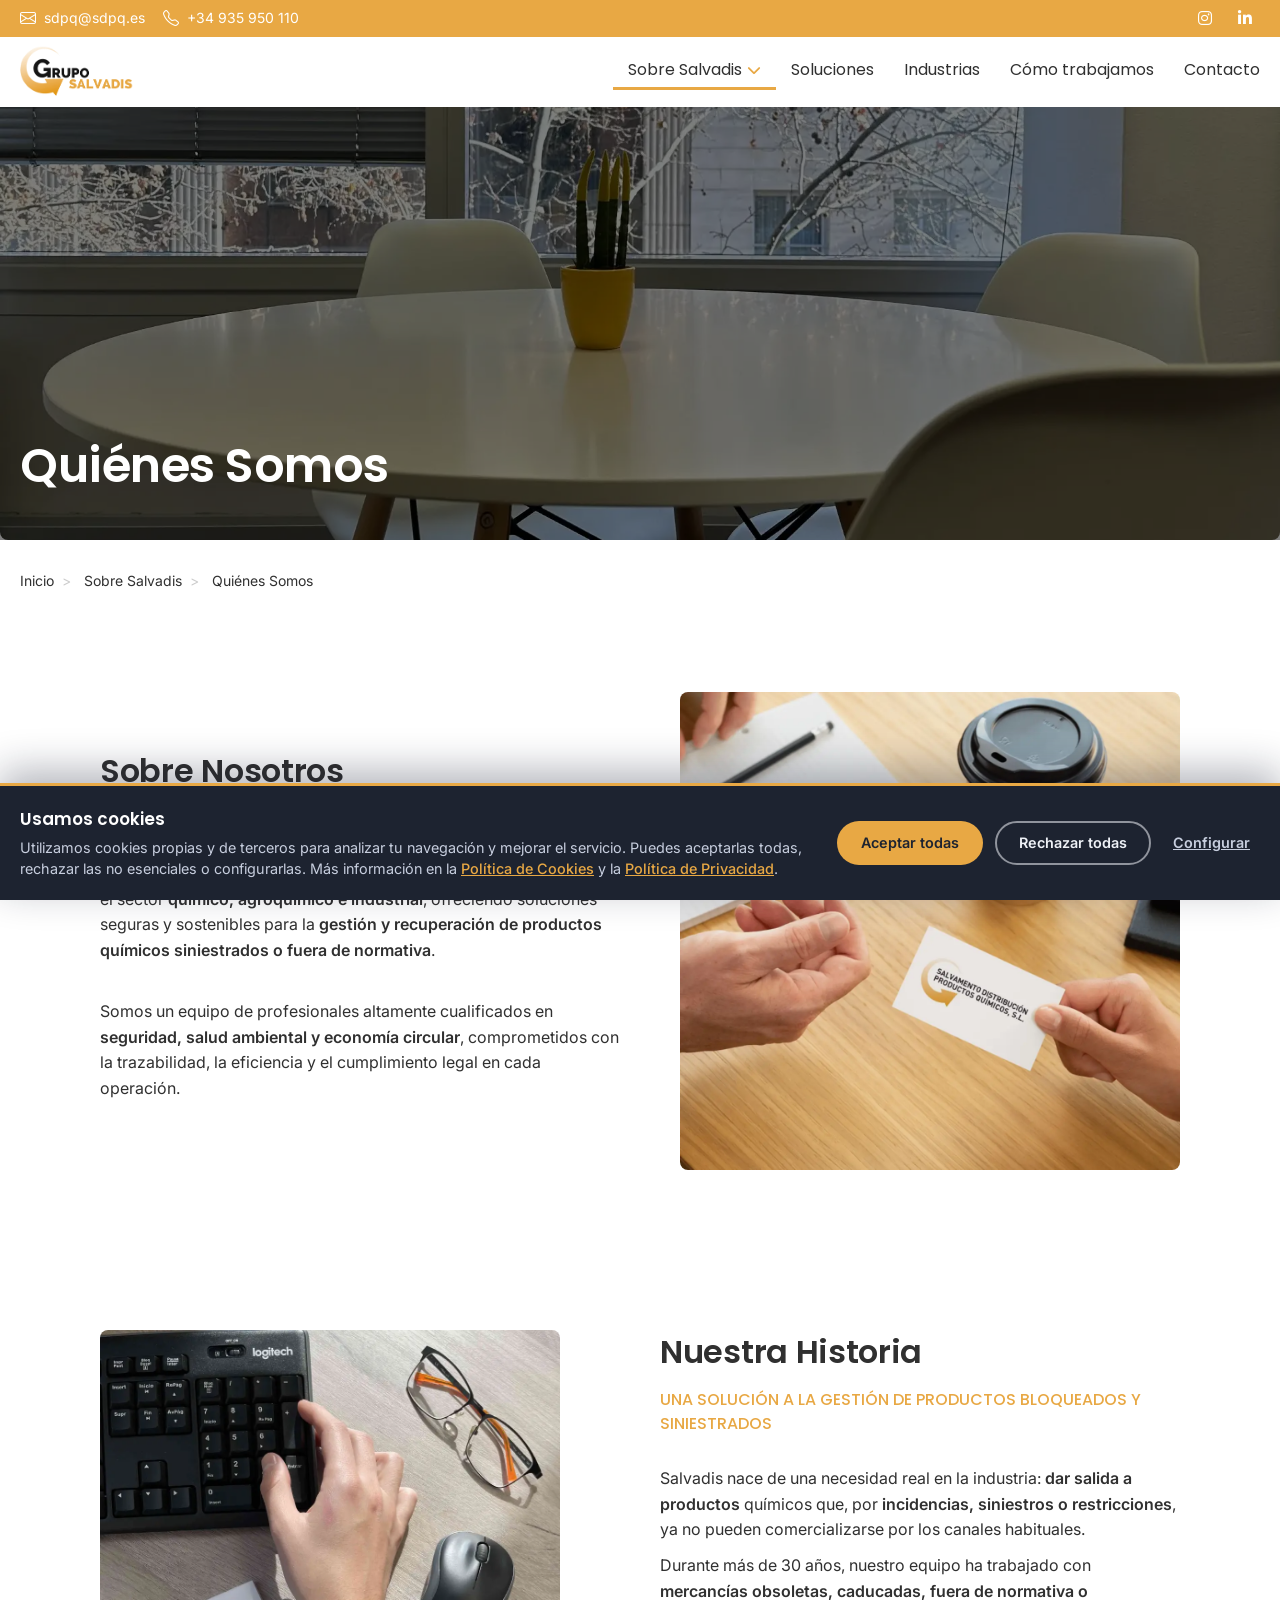
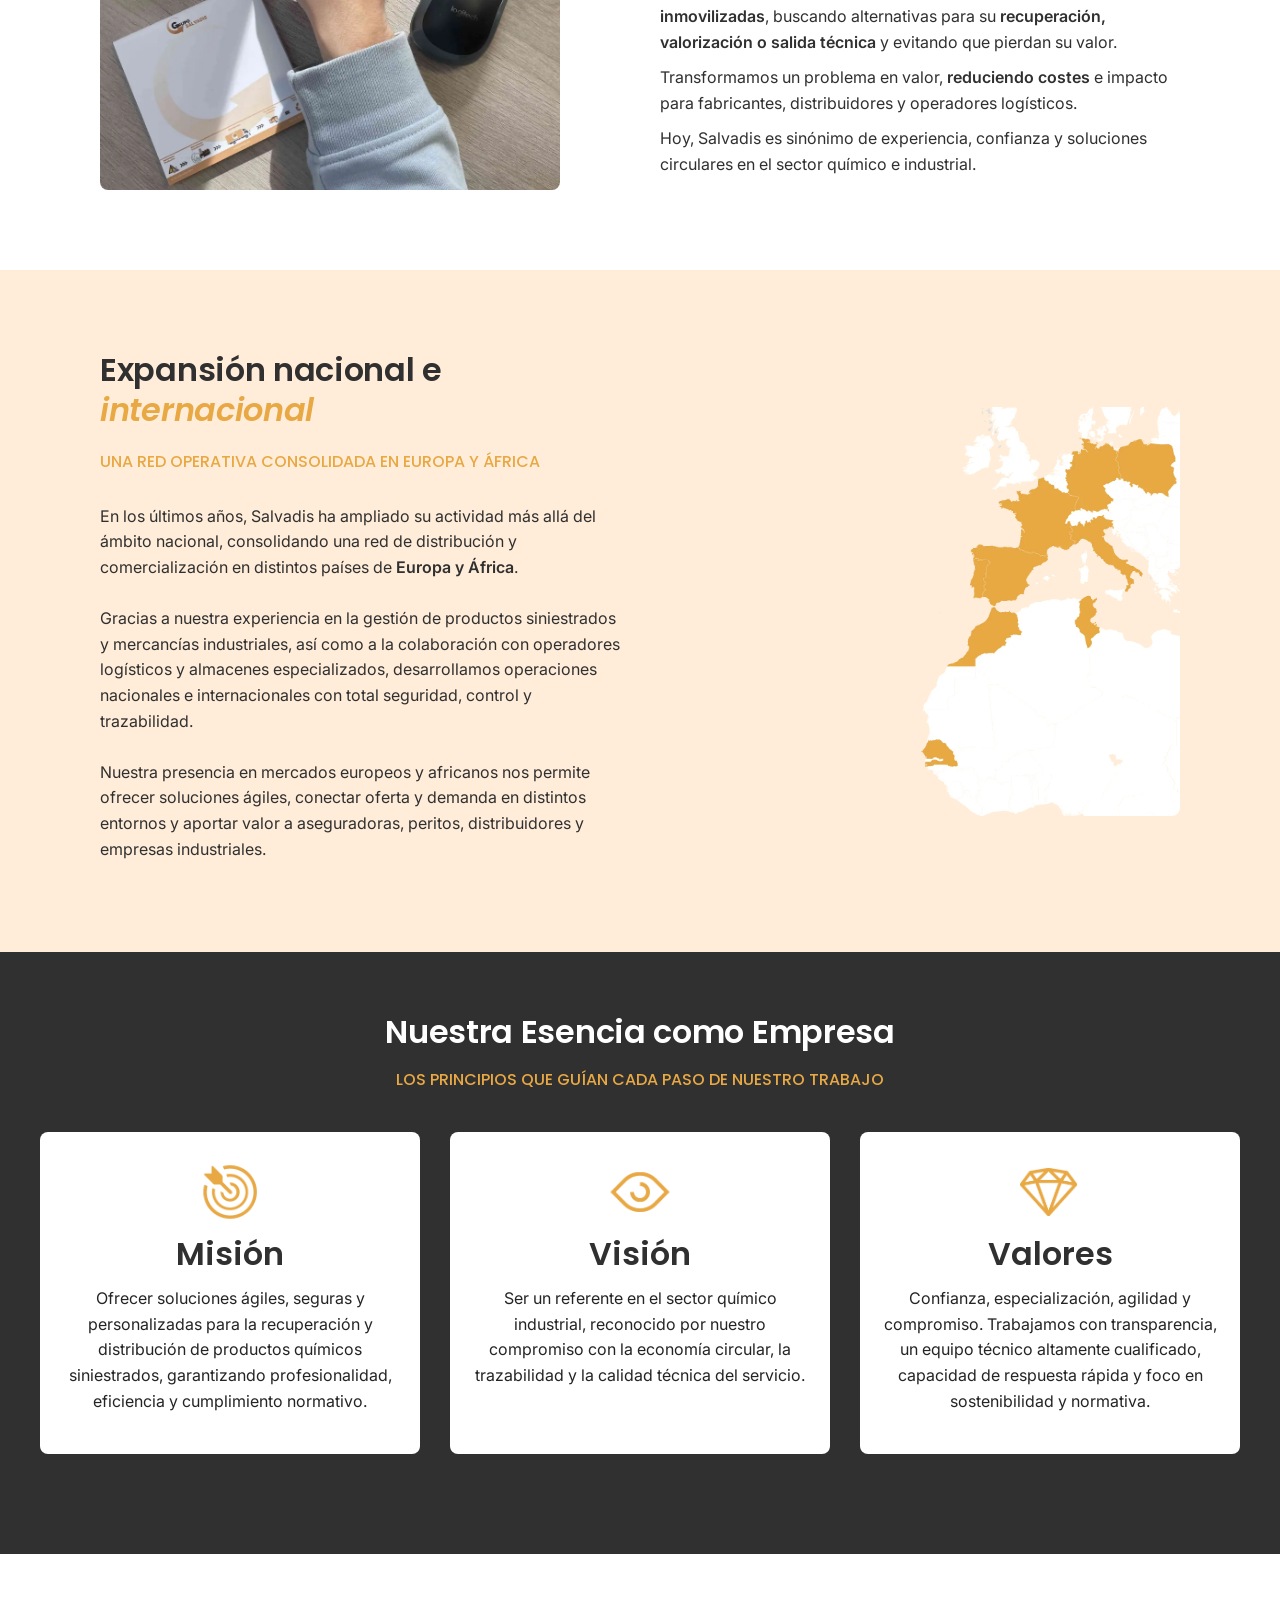
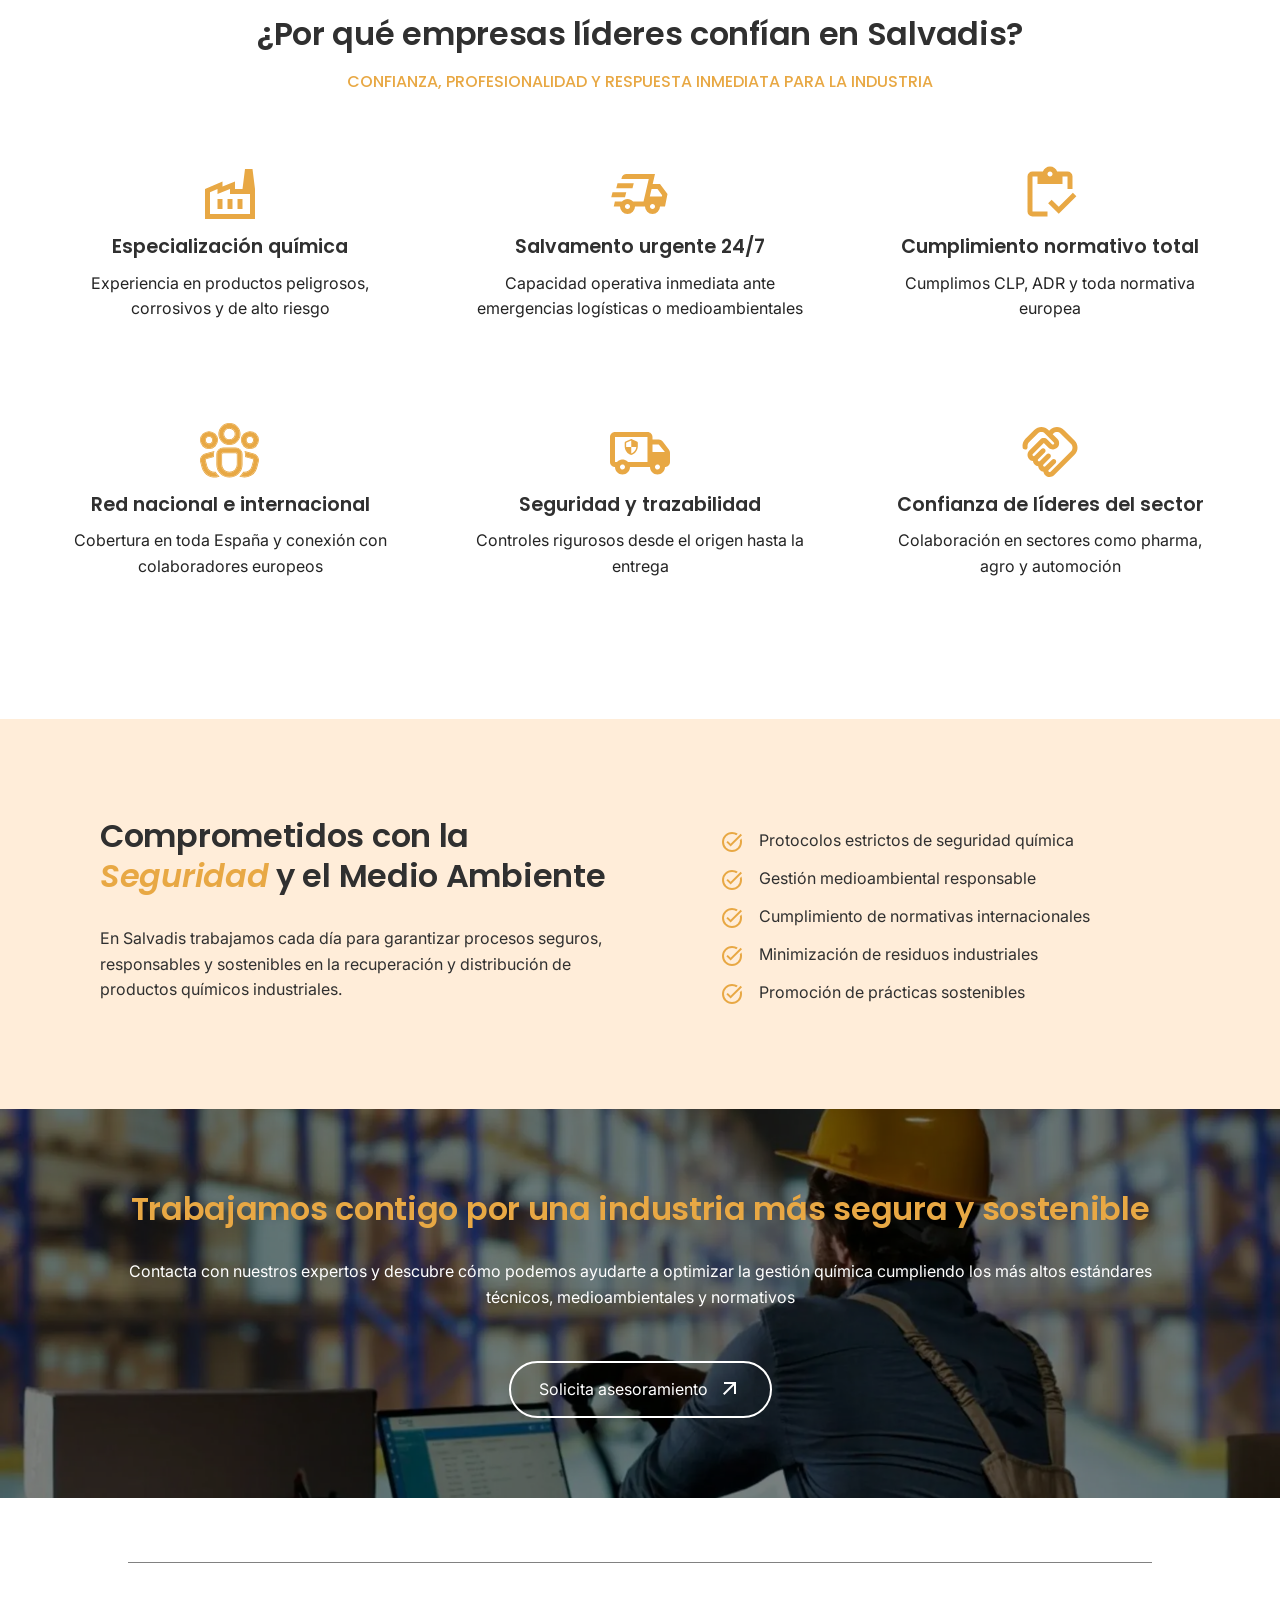
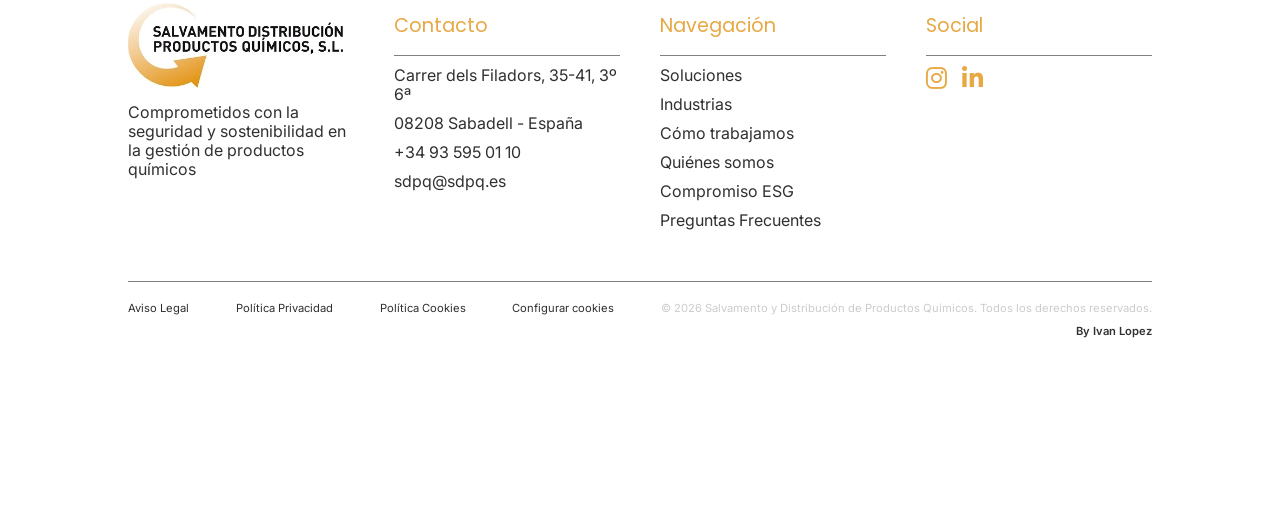
<file: quienes-somos.html>
﻿<!DOCTYPE html>
<html lang="es">

<head>
    <meta charset="utf-8" />
    <meta name="viewport" content="width=device-width, initial-scale=1">
    <title>Quiénes somos | Salvadis</title>
    <meta name="description"
        content="Conoce la historia, experiencia y forma de trabajar de Salvadis en la gestión, recuperación y distribución de productos químicos y mercancías industriales." />
    <meta name="author" content="Ivan Lopez Jimenez" />
    <meta name="robots" content="index, follow">
    <link rel="canonical" href="https://www.salvadis.com/quienes-somos">
    <!-- Open Graph (Mejora en redes sociales) -->
    <meta property="og:title" content="Quiénes somos | Salvadis" />
    <meta property="og:description"
        content="Conoce la historia, experiencia y forma de trabajar de Salvadis en la gestión, recuperación y distribución de productos químicos y mercancías industriales." />
    <meta property="og:image" content="https://www.salvadis.com/images/oficinas.webp" />
    <meta property="og:url" content="https://www.salvadis.com/quienes-somos" />
    <meta property="og:type" content="website" />
    <meta property="og:site_name" content="Salvadis">
    <meta property="og:locale" content="es_ES">
    <!-- Twitter / X -->
    <meta name="twitter:card" content="summary_large_image">
    <meta name="twitter:title" content="Quiénes somos | Salvadis">
    <meta name="twitter:description"
        content="Conoce la historia, experiencia y forma de trabajar de Salvadis en la gestión, recuperación y distribución de productos químicos y mercancías industriales.">
    <meta name="twitter:image" content="https://www.salvadis.com/images/oficinas.webp">
    <!-- Idioma y accesibilidad -->
    <meta name="google" content="translate" />
    <meta name="google" content="pagereadaloud" />
    <!-- Favicon -->
    <link rel="icon" type="image/png" href="images/salvadis-favicon.png" />
    <meta name="theme-color" content="#E8A844" />
    <!-- Consentimiento de cookies: la analítica se carga solo tras aceptar -->
    <script src="js/cookies.js"></script>
    <!-- CSS -->
    <link rel="stylesheet" href="https://maxcdn.bootstrapcdn.com/bootstrap/3.4.1/css/bootstrap.min.css">
    <!-- Fuentes -->
    <link rel="preconnect" href="https://fonts.googleapis.com">
    <link rel="preconnect" href="https://fonts.gstatic.com" crossorigin>
    <link rel="stylesheet" href="https://cdnjs.cloudflare.com/ajax/libs/font-awesome/6.4.2/css/all.min.css">
    <link rel="stylesheet" href="https://fonts.googleapis.com/css2?family=Material+Symbols+Outlined" />
    <link rel="stylesheet" href="https://fonts.googleapis.com/css2?family=Inter:wght@300;400;500;600;700&display=swap">
    <link rel="stylesheet"
        href="https://fonts.googleapis.com/css2?family=Poppins:ital,wght@0,100;0,200;0,300;0,400;0,500;0,600;0,700;0,800;0,900;1,100;1,200;1,300;1,400;1,500;1,600;1,700;1,800;1,900&family=Work+Sans:ital,wght@0,100..900;1,100..900&display=swap">
    <link rel="stylesheet" href="css/base.css">
    <link rel="stylesheet" href="css/header.css">
    <link rel="stylesheet" href="css/hero.css">
    <link rel="stylesheet" href="css/components.css">
    <link rel="stylesheet" href="css/sections.css">
    <link rel="stylesheet" href="css/cta-footer.css">
    <link rel="stylesheet" href="css/responsive.css">
    <link rel="stylesheet" href="css/cookies.css">
    <!-- Iconos -->
    <link rel="stylesheet" href="https://fonts.googleapis.com/icon?family=Material+Icons">
    <link rel="stylesheet" href="https://cdn.jsdelivr.net/npm/bootstrap-icons@1.11.3/font/bootstrap-icons.min.css">
    <!-- AOS -->
    <link rel="stylesheet" href="https://cdn.jsdelivr.net/npm/aos@2.3.4/dist/aos.css">
    <!-- Scripts (jQuery y Bootstrap) -->
    <script src="https://ajax.googleapis.com/ajax/libs/jquery/3.5.1/jquery.min.js"></script>
    <script src="https://maxcdn.bootstrapcdn.com/bootstrap/3.4.1/js/bootstrap.min.js"></script>
</head>

<body id="myPage" data-spy="scroll" data-target=".navbar" data-offset="107">
    <header>
        <!-- Top Bar -->
        <div class="top-bar">
            <div class="container-topbar">
                <div class="topbar-left">
                    <a href="mailto:sdpq@sdpq.es"><i class="bi bi-envelope"></i> sdpq@sdpq.es</a>
                    <a href="tel:+34935950110"><i class="bi bi-telephone"></i> +34 935 950 110</a>
                </div>
                <div class="topbar-right">
                    <a href="https://www.instagram.com/gruposalvadis/" target="_blank" aria-label="Instagram Salvadis">
                        <i class="fab fa-instagram"></i>
                    </a>
                    <a href="https://es.linkedin.com/company/salvadis" target="_blank" aria-label="LinkedIn Salvadis">
                        <i class="fab fa-linkedin-in"></i>
                    </a>
                </div>
            </div>
        </div>
        <!-- NavBar -->
        <nav class="navbar navbar-default navbar-fixed-top">
            <div class="container">
                <div class="navbar-header">
                    <a class="navbar-brand" href="/">
                        <img src="images/salvadis-logo.webp" alt="Logo Salvadis" height="80">
                    </a>
                    <button type="button" class="navbar-toggle" data-toggle="collapse" data-target="#myNavbar">
                        <span class="icon-bar"></span>
                        <span class="icon-bar"></span>
                        <span class="icon-bar"></span>
                    </button>
                </div>

                <div class="collapse navbar-collapse" id="myNavbar">
                    <ul class="nav navbar-nav navbar-right">
                        <li class="dropdown active">
                            <a href="#" class="dropdown-toggle">Sobre Salvadis<i
                                    class="fa fa-chevron-down dropdown-icon"></i></a>
                            <ul class="dropdown-menu">
                                <li class="active"><a href="quienes-somos" aria-current="page">Quiénes Somos</a></li>
                                <li><a href="sostenibilidad">Compromiso ESG</a></li>
                            </ul>
                        </li>
                        <li><a href="soluciones">Soluciones</a></li>
                        <li><a href="industrias">Industrias</a></li>
                        <li><a href="como-trabajamos">Cómo trabajamos</a></li>
                        <li><a href="contacto">Contacto</a></li>
                    </ul>
                </div>
            </div>
        </nav>
    </header>
    <main>
        <!-- HERO PEQUEÑO-->
        <section class="hero-small">
            <img src="images/oficinas.webp" alt="Portada Quienes Somos" class="img-hero-small">
            <div class="overlay-small-hero"></div>
            <div class="hero-small-content">
                <h1>Quiénes Somos</h1>
            </div>
        </section>
        <!-- BREADCRUMBS-->
        <nav class="breadcrumbs" aria-label="Breadcrumb">
            <ol>
                <li><a href="/">Inicio</a></li>
                <li aria-current="page">Sobre Salvadis</li>
                <li aria-current="page">Quiénes Somos</li>
            </ol>
        </nav>

        <!-- About us -->
        <section class="stats-list-section stats-list-section-about">
            <div class="stats-list-content container">
                <div class="stats-list-left-about">
                    <h2>Sobre Nosotros</h2>
                    <h3>Experiencia y compromiso con la industria química</h3>
                    <p>En <strong>Grupo Salvadis</strong> contamos con más de 30 años de experiencia en el sector
                        <strong>químico, agroquímico e industrial</strong>, ofreciendo soluciones seguras y sostenibles para
                        la <strong>gestión y recuperación de productos químicos siniestrados o fuera de normativa</strong>.
                    </p>
                    <br>
                    <p>Somos un equipo de profesionales altamente cualificados en <strong>seguridad, salud ambiental y
                            economía circular</strong>, comprometidos con la trazabilidad, la eficiencia y el cumplimiento
                        legal en cada operación.</p>
                </div>
                <div class="stats-list-right-about">
                    <img src="images/tarjeta-salvadis.webp" alt="Tarjeta de Salvadis" />
                </div>
            </div>
        </section>
        <section class="stats-list-section stats-list-section-white" id="valoracion">
            <div class="stats-list-content-services container">
                <div class="stats-list-right-white">
                    <img src="images/blog-mano-gafas.webp" alt="Blog de Salvadis" width="100%" />
                </div>
                <div class="stats-list-left-white">
                    <h2>Nuestra Historia</h2>
                    <h3>Una solución a la gestión de productos bloqueados y siniestrados</h3>
                    <p>Salvadis nace de una necesidad real en la industria: <strong>dar salida a productos</strong> químicos
                        que, por <strong>incidencias, siniestros o restricciones</strong>, ya no pueden comercializarse por
                        los canales habituales.</p>
                    <p>Durante más de 30 años, nuestro equipo ha trabajado con <strong>mercancías obsoletas, caducadas,
                            fuera de normativa o inmovilizadas</strong>, buscando alternativas para su <strong>recuperación,
                            valorización o salida técnica</strong> y evitando que pierdan su valor.</p>
                    <p>Transformamos un problema en valor, <strong>reduciendo costes</strong> e impacto para fabricantes,
                        distribuidores y operadores logísticos.</p>
                    <p>Hoy, Salvadis es sinónimo de experiencia, confianza y soluciones circulares en el sector químico e
                        industrial.</p>
                </div>
            </div>
        </section>
        <!-- Presencia de marca mapa -->
        <section class="map-section-about-us">
            <div class="map-content container">
                <div class="map-left">
                    <h2>Expansión nacional e <em>internacional</em></h2>
                    <h3>Una red operativa consolidada en Europa y África</h3>
                    <p>En los últimos años, Salvadis ha ampliado su actividad más allá del ámbito nacional, consolidando una
                        red de distribución y comercialización en distintos países de <strong>Europa y África</strong>.<br>
                        <br>Gracias a nuestra experiencia en la gestión de productos siniestrados y mercancías industriales,
                        así como a la colaboración con operadores logísticos y almacenes especializados, desarrollamos
                        operaciones nacionales e internacionales con total seguridad, control y trazabilidad.<br>
                        <br>Nuestra presencia en mercados europeos y africanos nos permite ofrecer soluciones ágiles,
                        conectar oferta y demanda en distintos entornos y aportar valor a aseguradoras, peritos,
                        distribuidores y empresas industriales.
                    </p>
                </div>
                <div class="map-right-about-us">
                    <img src="images/map_white.webp" alt="Mapa Internacional" />
                </div>
            </div>
        </section>

        <!-- Mision-Vision-Valores -->
        <section class="cards-section">
            <div class="container">
                <h2>Nuestra Esencia como Empresa</h2>
                <h3>Los principios que guían cada paso de nuestro trabajo</h3>

                <div class="cards-grid">
                    <article class="mvv">
                        <img src="icons/mission.svg" alt="Misson" />
                        <h4><strong>Misión</strong></h4>
                        <p>Ofrecer soluciones ágiles, seguras y personalizadas para la recuperación y distribución de
                            productos químicos siniestrados, garantizando profesionalidad, eficiencia y cumplimiento
                            normativo.</p>
                    </article>

                    <article class="mvv">
                        <img src="icons/vission.svg" alt="Vission" />
                        <h4><strong>Visión</strong></h4>
                        <p>Ser un referente en el sector químico industrial, reconocido por nuestro compromiso con la
                            economía circular, la trazabilidad y la calidad técnica del servicio.</p>
                    </article>

                    <article class="mvv">
                        <img src="icons/values.svg" alt="Values" />
                        <h4><strong>Valores</strong></h4>
                        <p>Confianza, especialización, agilidad y compromiso. Trabajamos con transparencia, un equipo
                            técnico altamente cualificado, capacidad de respuesta rápida y foco en sostenibilidad y
                            normativa.</p>
                    </article>
                </div>
            </div>
        </section>

        <!-- Qué nos diferencia -->

        <section id="cards-section-white" class="cards-section">
            <div class="container">
                <h2>¿Por qué empresas líderes confían en Salvadis?</h2>
                <h3>Confianza, profesionalidad y respuesta inmediata para la industria</h3>

                <div class="cards-grid">
                    <article class="mvv">
                        <span><img src="icons/science.svg" alt="Especialización química"></span>
                        <h4><strong>Especialización química</strong></h4>
                        <p>Experiencia en productos peligrosos, corrosivos y de alto riesgo</p>
                    </article>

                    <article class="mvv">
                        <span><img src="icons/salvamento.svg" alt="Salvamento urgente 24/7"></span>
                        <h4><strong>Salvamento urgente 24/7</strong></h4>
                        <p>Capacidad operativa inmediata ante emergencias logísticas o medioambientales</p>
                    </article>

                    <article class="mvv">
                        <span><img src="icons/cumpliminento.svg" alt="Cumplimiento normativo total"></span>
                        <h4><strong>Cumplimiento normativo total</strong></h4>
                        <p>Cumplimos CLP, ADR y toda normativa europea</p>
                    </article>
                    <article class="mvv">
                        <span><img src="icons/network.svg" alt="Red nacional e internacional"></span>
                        <h4><strong>Red nacional e internacional</strong></h4>
                        <p>Cobertura en toda España y conexión con colaboradores europeos</p>
                    </article>
                    <article class="mvv">
                        <span><img src="icons/trazabilidad.svg" alt="Seguridad y trazabilidad"></span>
                        <h4><strong>Seguridad y trazabilidad</strong></h4>
                        <p>Controles rigurosos desde el origen hasta la entrega</p>
                    </article>
                    <article class="mvv">
                        <span><img src="icons/confianza.svg" alt="Confianza de líderes del sector"></span>
                        <h4><strong>Confianza de líderes del sector</strong></h4>
                        <p>Colaboración en sectores como pharma, agro y automoción</p>
                    </article>
                </div>
            </div>
        </section>


        <!-- Sostenibilidad -->
        <section class="stats-list-section stats-list-section-safety">
            <div class="stats-list-content container">
                <div class="stats-list-left">
                    <h2>Comprometidos con la <em>Seguridad</em> y el Medio Ambiente</h2>
                    <p>En Salvadis trabajamos cada día para garantizar procesos seguros, responsables y sostenibles en la
                        recuperación y distribución de productos químicos industriales.</p>
                </div>

                <div class="stats-list-right">
                    <ul class="checklist">
                        <li><img src="icons/task_alt.svg" class="feature-icon" alt="Task Alt" /> Protocolos estrictos de
                            seguridad química</li>
                        <li><img src="icons/task_alt.svg" class="feature-icon" alt="Task Alt" /> Gestión medioambiental
                            responsable</li>
                        <li><img src="icons/task_alt.svg" class="feature-icon" alt="Task Alt" /> Cumplimiento de normativas
                            internacionales</li>
                        <li><img src="icons/task_alt.svg" class="feature-icon" alt="Task Alt" /> Minimización de residuos
                            industriales</li>
                        <li><img src="icons/task_alt.svg" class="feature-icon" alt="Task Alt" /> Promoción de prácticas
                            sostenibles</li>
                    </ul>
                </div>
            </div>
        </section>
        <!-- CALL TO ACTION -->
        <section id="cta-sobre-salvadis" class="cta-section">
            <div class="cta-overlay"></div>
            <div class="cta-content container">
                <div class="cta-text">
                    <h2>Trabajamos contigo por una industria más segura y sostenible</h2>
                    <p>Contacta con nuestros expertos y descubre cómo podemos ayudarte a optimizar la gestión química
                        cumpliendo los más altos estándares técnicos, medioambientales y normativos</p>
                    <a href="contacto" class="btn-hero">
                        <span class="btn-text">Solicita asesoramiento</span>
                        <span class="material-symbols-outlined">arrow_outward</span>
                    </a>
                </div>
            </div>
        </section>
    </main>
    <footer class="footer">
        <div class="footer-container">
            <div class="footer-column">
                <img src="images/Logo_Salvamento.webp" alt="Logo Salvamento y Distribución de Productos Químicos" />
                <p>Comprometidos con la seguridad y sostenibilidad en la gestión de productos químicos</p>
            </div>
            <div class="footer-column">
                <h4>Contacto</h4>
                <div class="footer-column-ind">
                    <p>Carrer dels Filadors, 35-41, 3º 6ª</p>
                    <p>08208 Sabadell - España</p>
                    <p>+34 93 595 01 10</p>
                    <p>sdpq@sdpq.es</p>
                </div>
            </div>
            <div class="footer-column">
                <h4>Navegación</h4>
                <div class="footer-column-ind">
                    <ul>
                        <li><a href="soluciones">Soluciones</a></li>
                        <li><a href="industrias">Industrias</a></li>
                        <li><a href="como-trabajamos">Cómo trabajamos</a></li>
                        <li><a href="quienes-somos">Quiénes somos</a></li>
                        <li><a href="sostenibilidad">Compromiso ESG</a></li>
                        <li><a href="faqs">Preguntas Frecuentes</a></li>
                    </ul>
                </div>
            </div>
            <div class="footer-column">
                <h4>Social</h4>
                <div class="footer-column-ind">
                    <ul class="social-icons">
                        <a href="https://www.instagram.com/gruposalvadis/" target="_blank"
                            aria-label="Instagram Salvadis">
                            <i class="fab fa-instagram"></i>
                        </a>
                        <a href="https://es.linkedin.com/company/salvadis" target="_blank"
                            aria-label="LinkedIn Salvadis">
                            <i class="fab fa-linkedin-in"></i>
                        </a>
                    </ul>
                </div>
            </div>
        </div>
        <div class="footer-bottom">
            <div>
                <p><a href="aviso-legal" title="Aviso Legal" class="politica">Aviso Legal</a></p>
            </div>
            <div>
                <p><a href="politica-de-privacidad" title="Política Privacidad" class="politica">Política Privacidad</a>
                </p>
            </div>
            <div>
                <p><a href="politica-de-cookies" title="Política Cookies" class="politica">Política Cookies</a></p>
            </div>
            <div>
                <p><a href="#" class="politica" data-ck="config" title="Configurar cookies">Configurar cookies</a></p>
            </div>
            <div class="copy">
                <p>&copy; <span id="year"></span> Salvamento y Distribución de Productos Químicos. Todos los derechos
                    reservados.</p>
                <p>
                    <strong>
                        <a href="https://readymag.website/u2378477842/5393148/" target="_blank"
                            aria-label="Portafolio Ivan Lopez">By Ivan Lopez</a>
                    </strong>
                </p>
            </div>
        </div>
    </footer>
    <script src="js/main.js"></script>
</body>

</html>
</file>
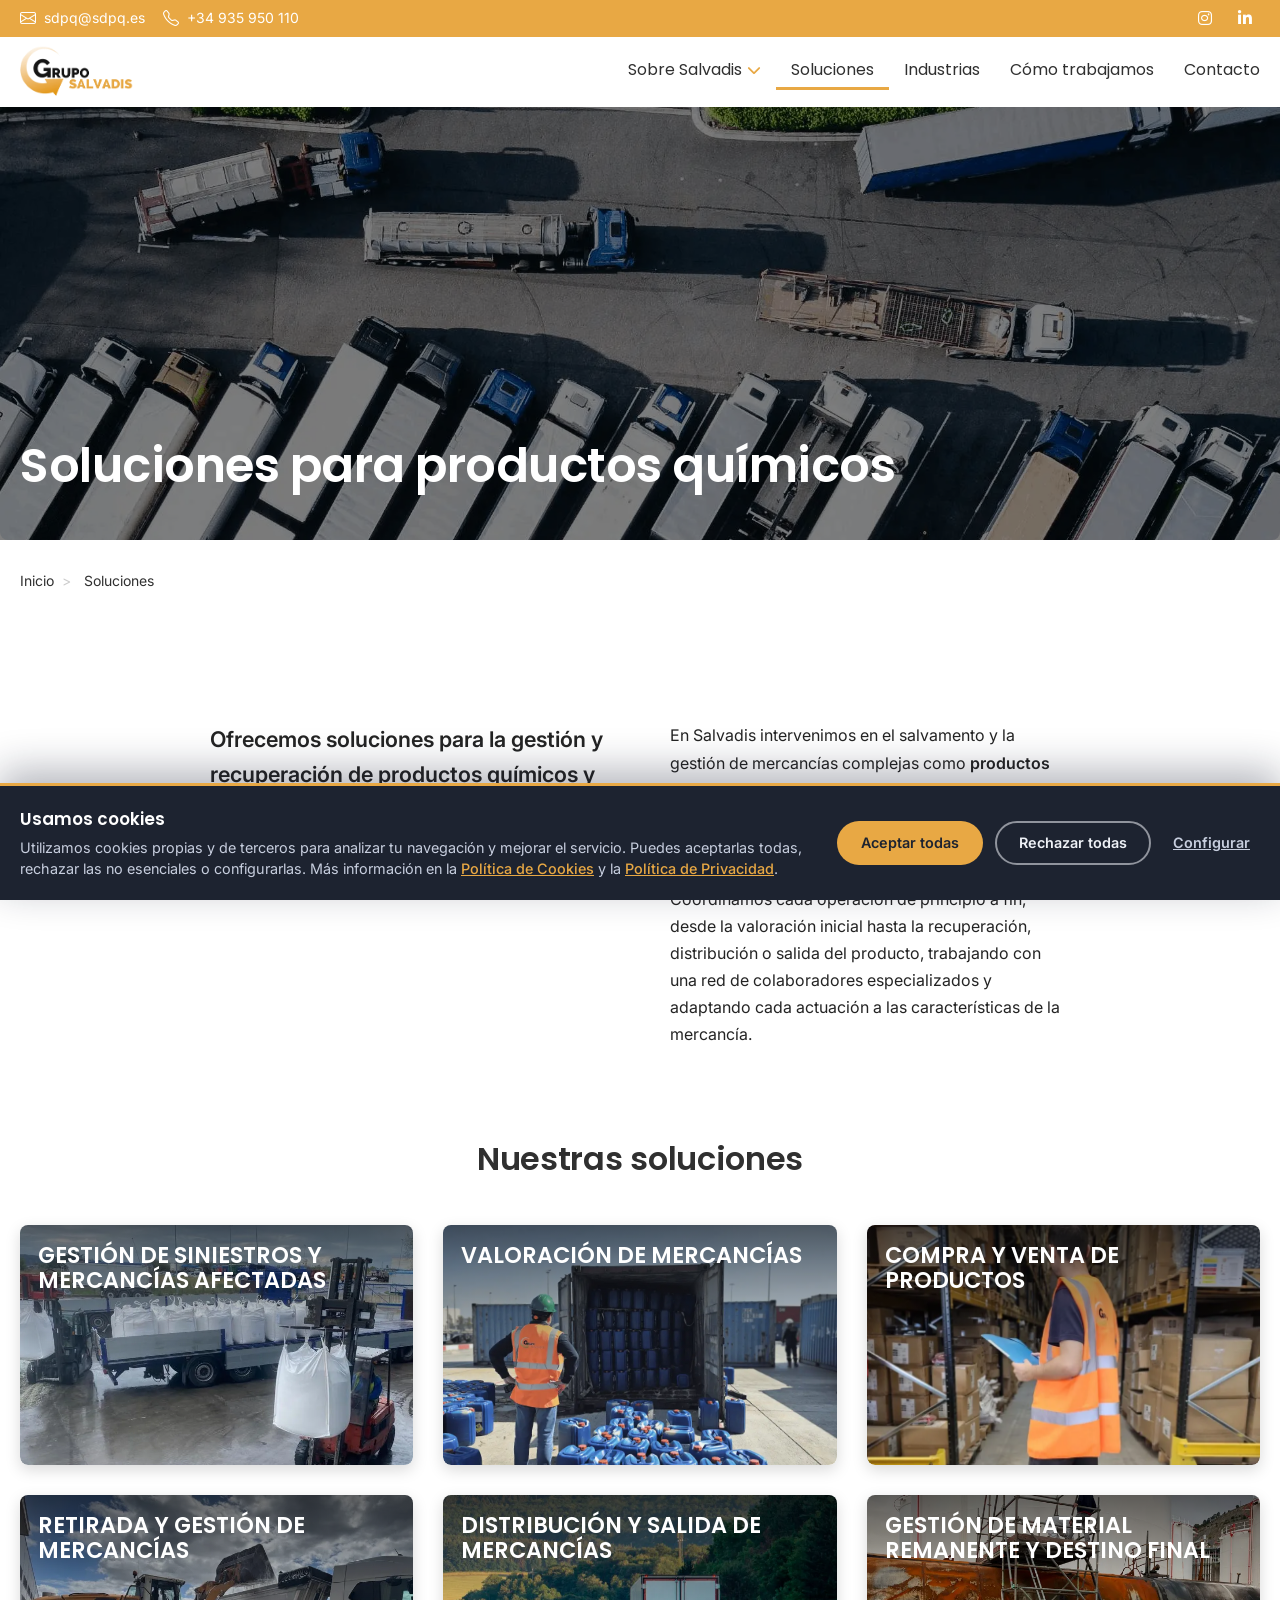
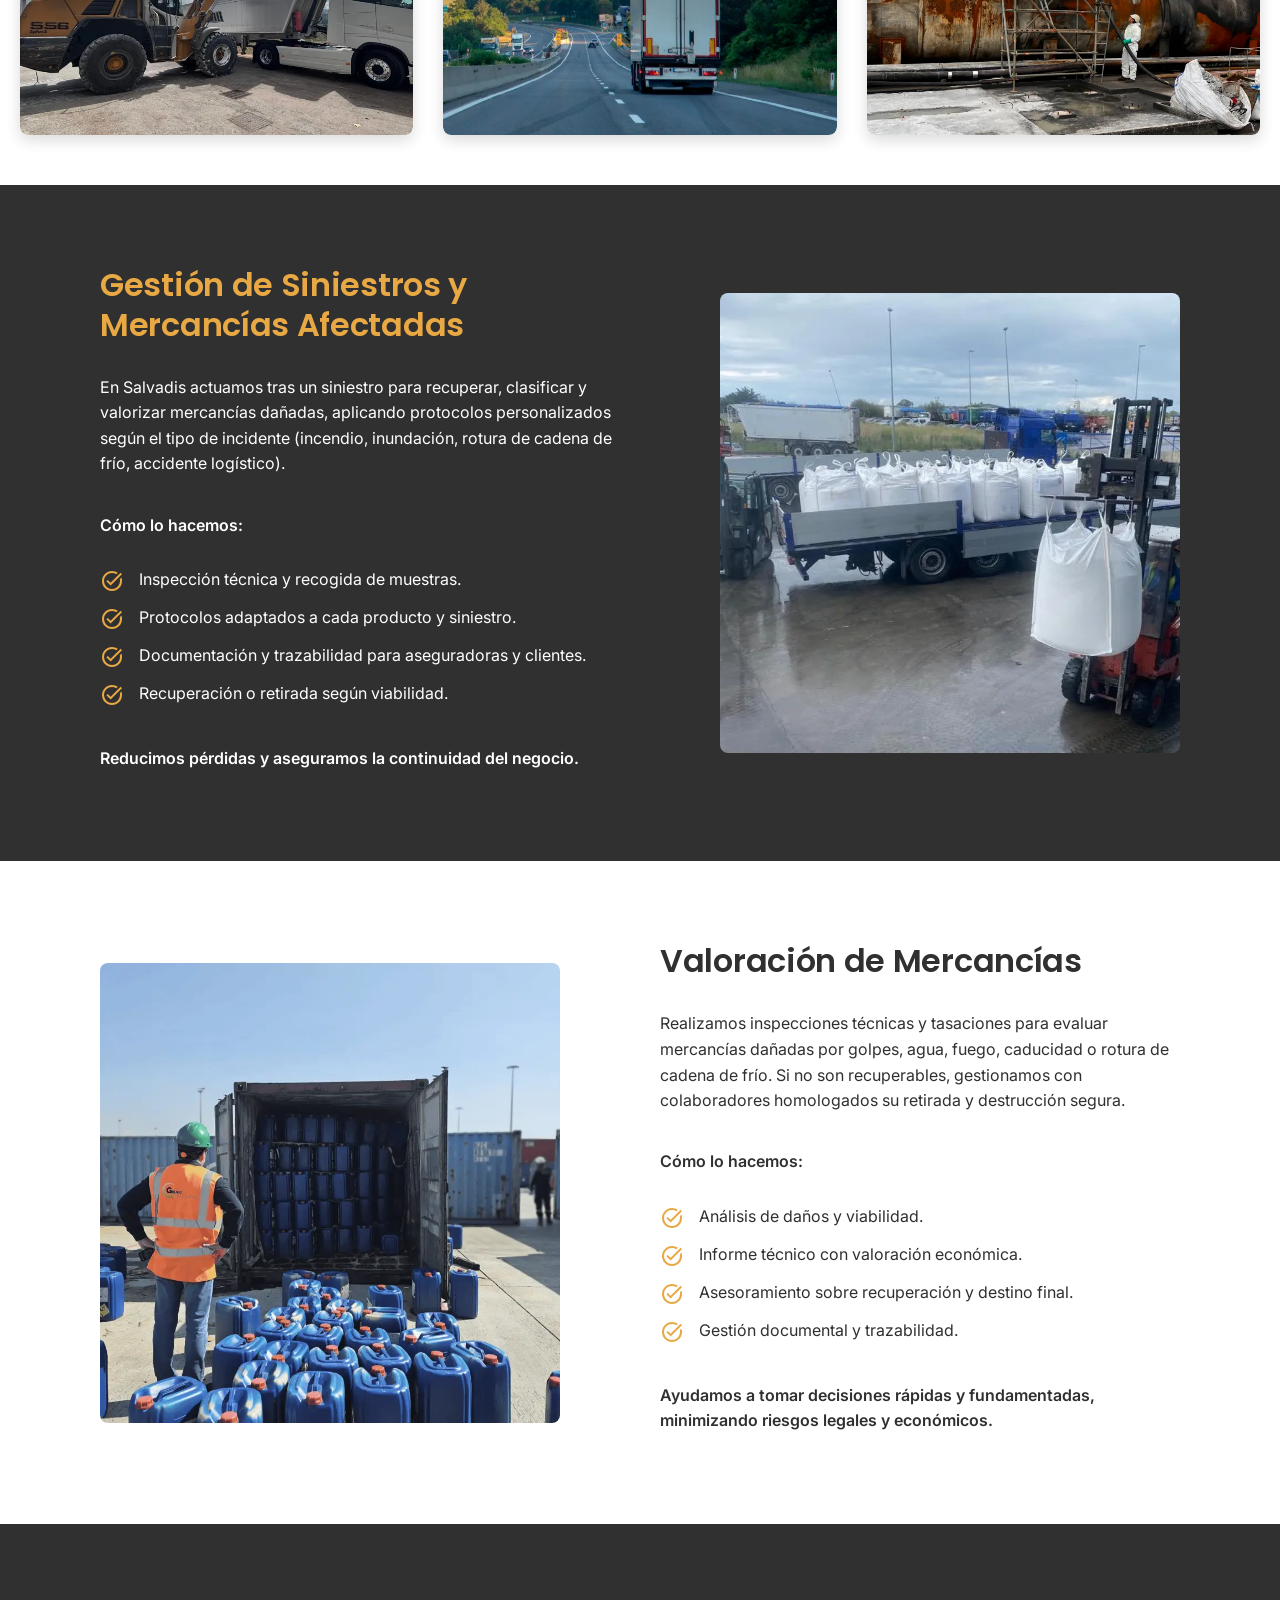
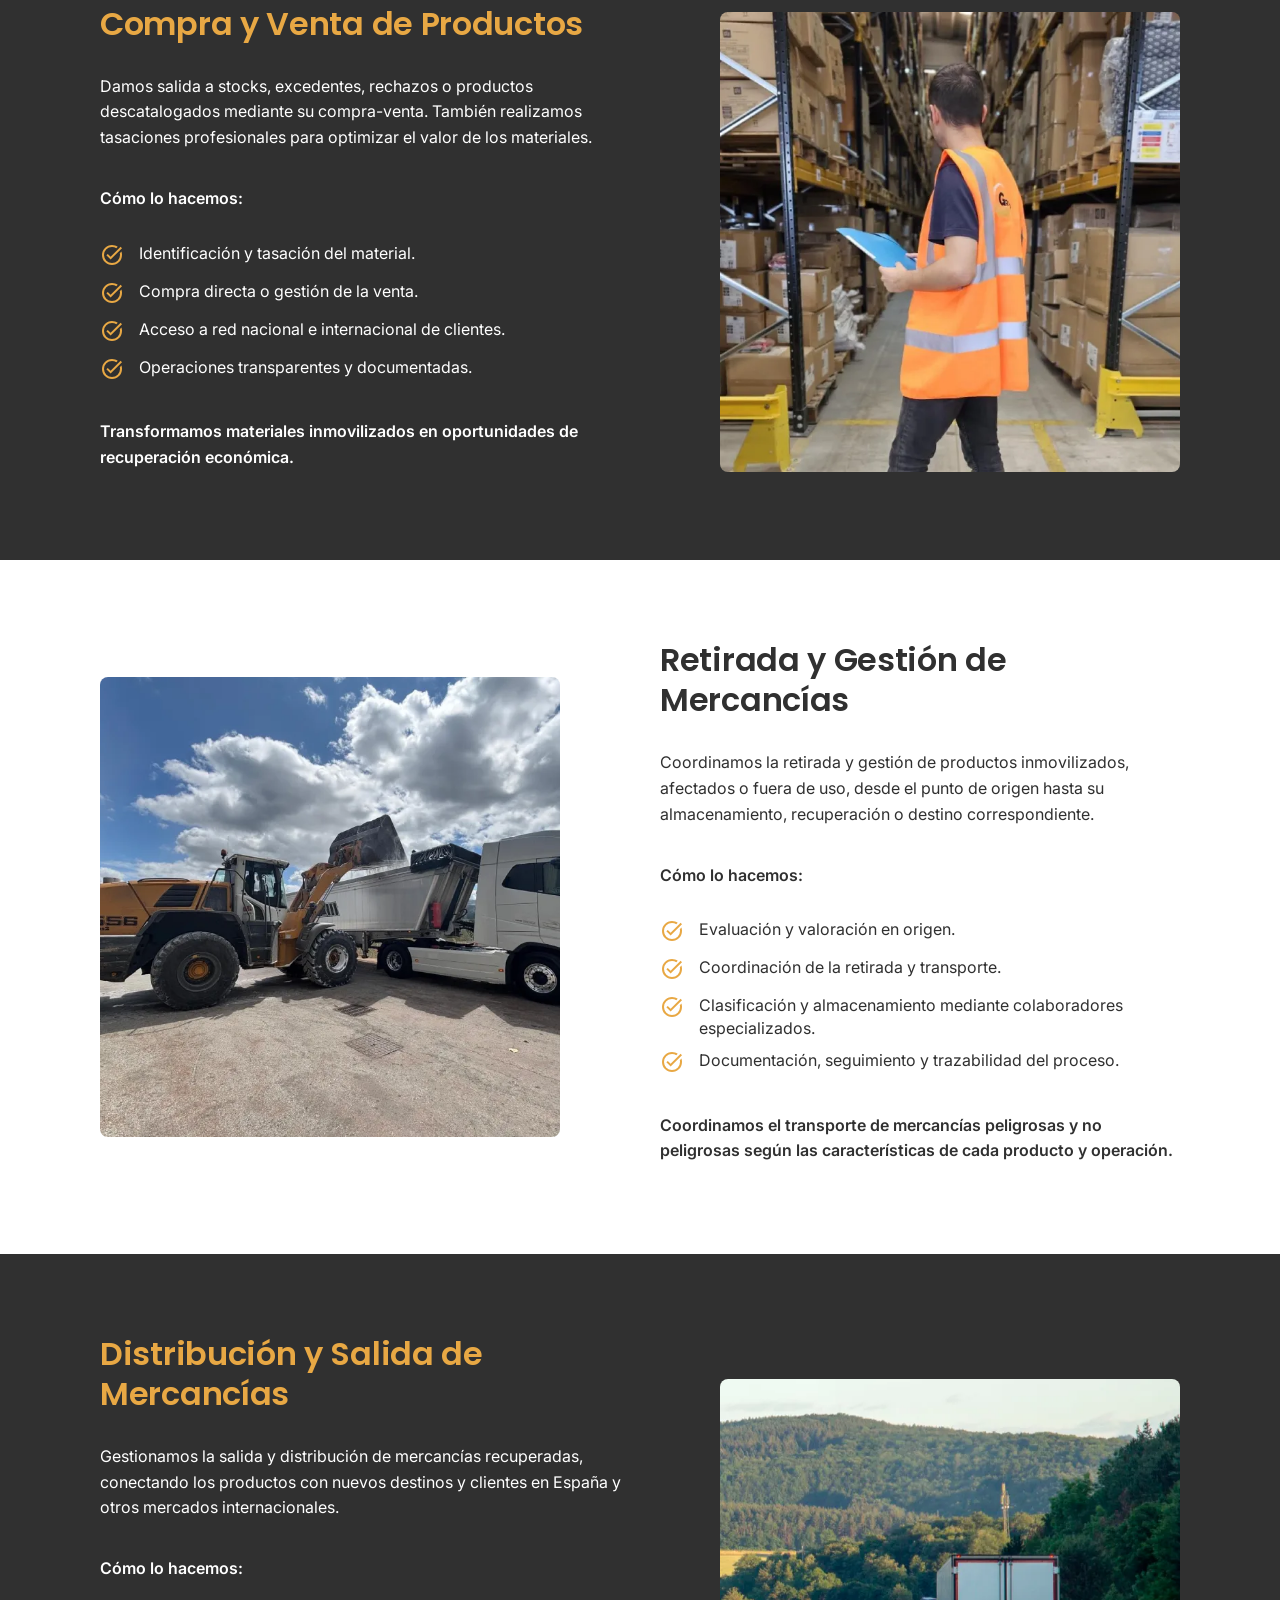
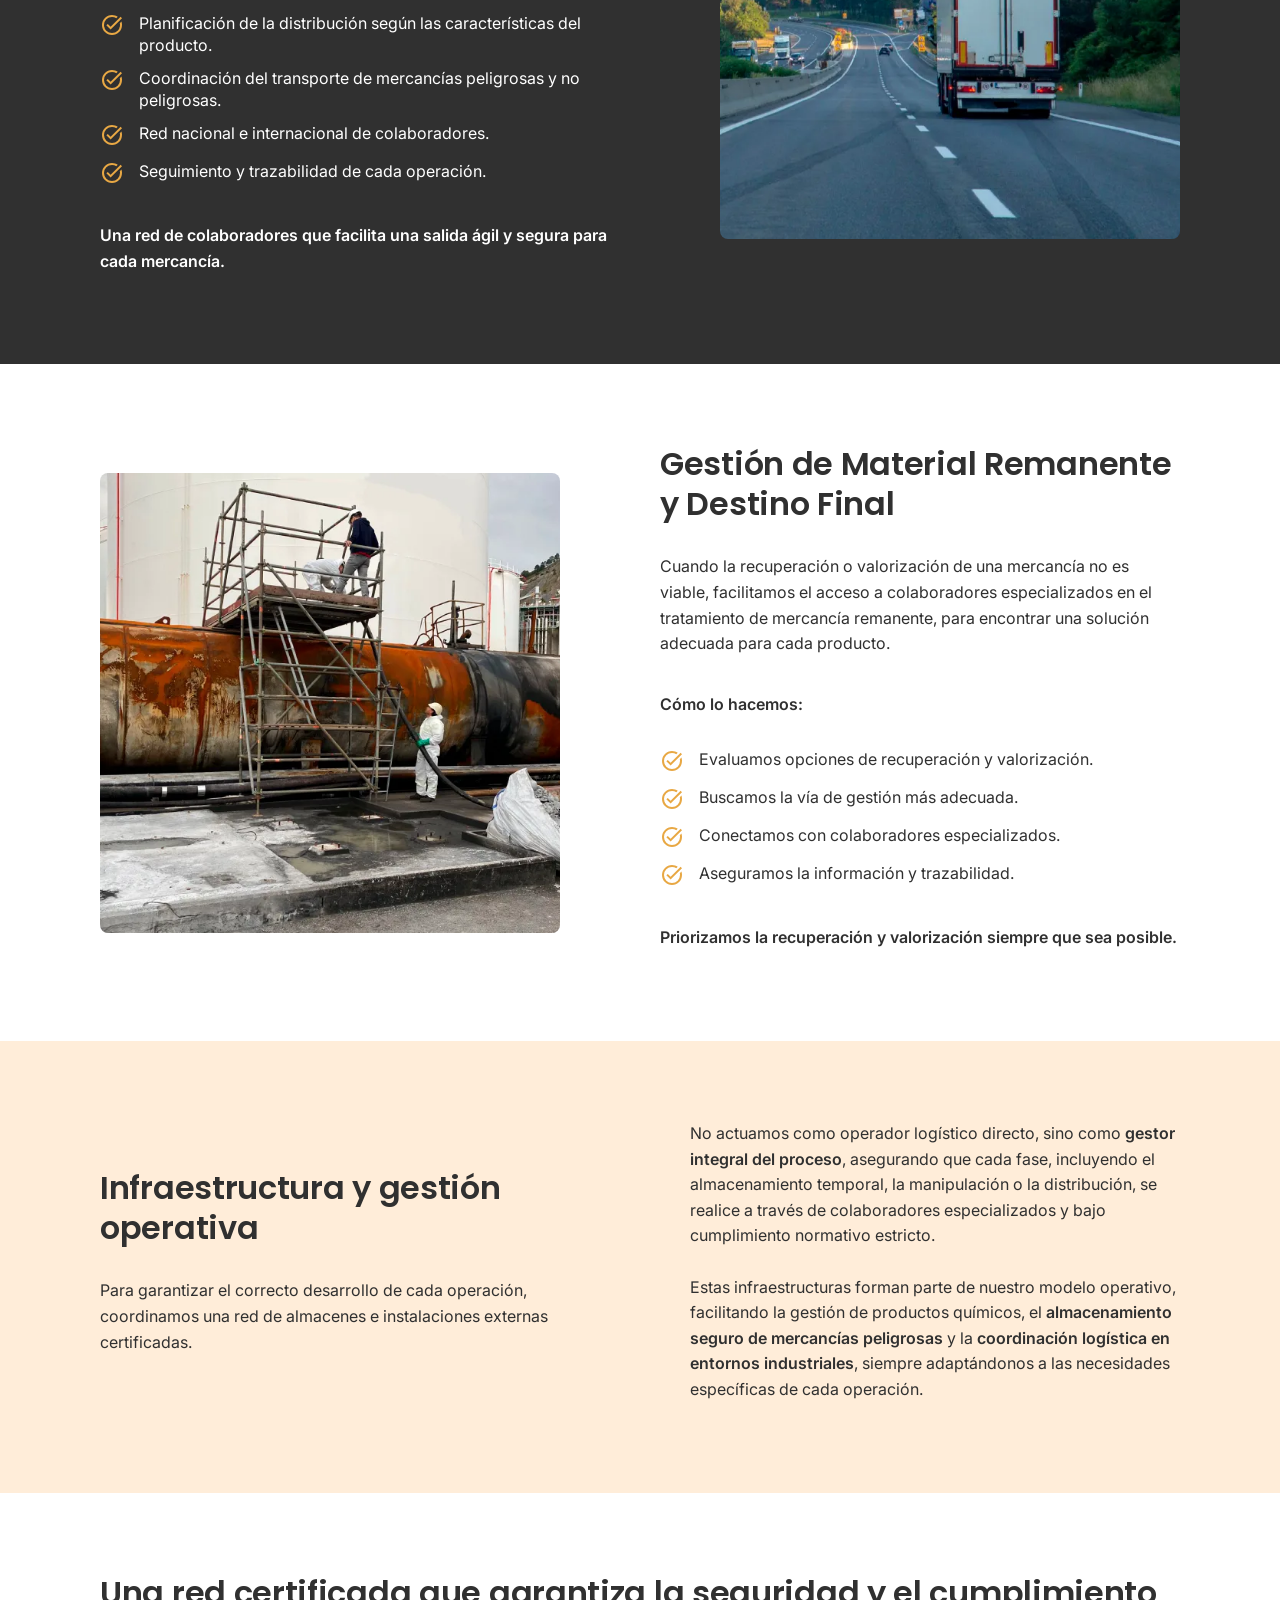
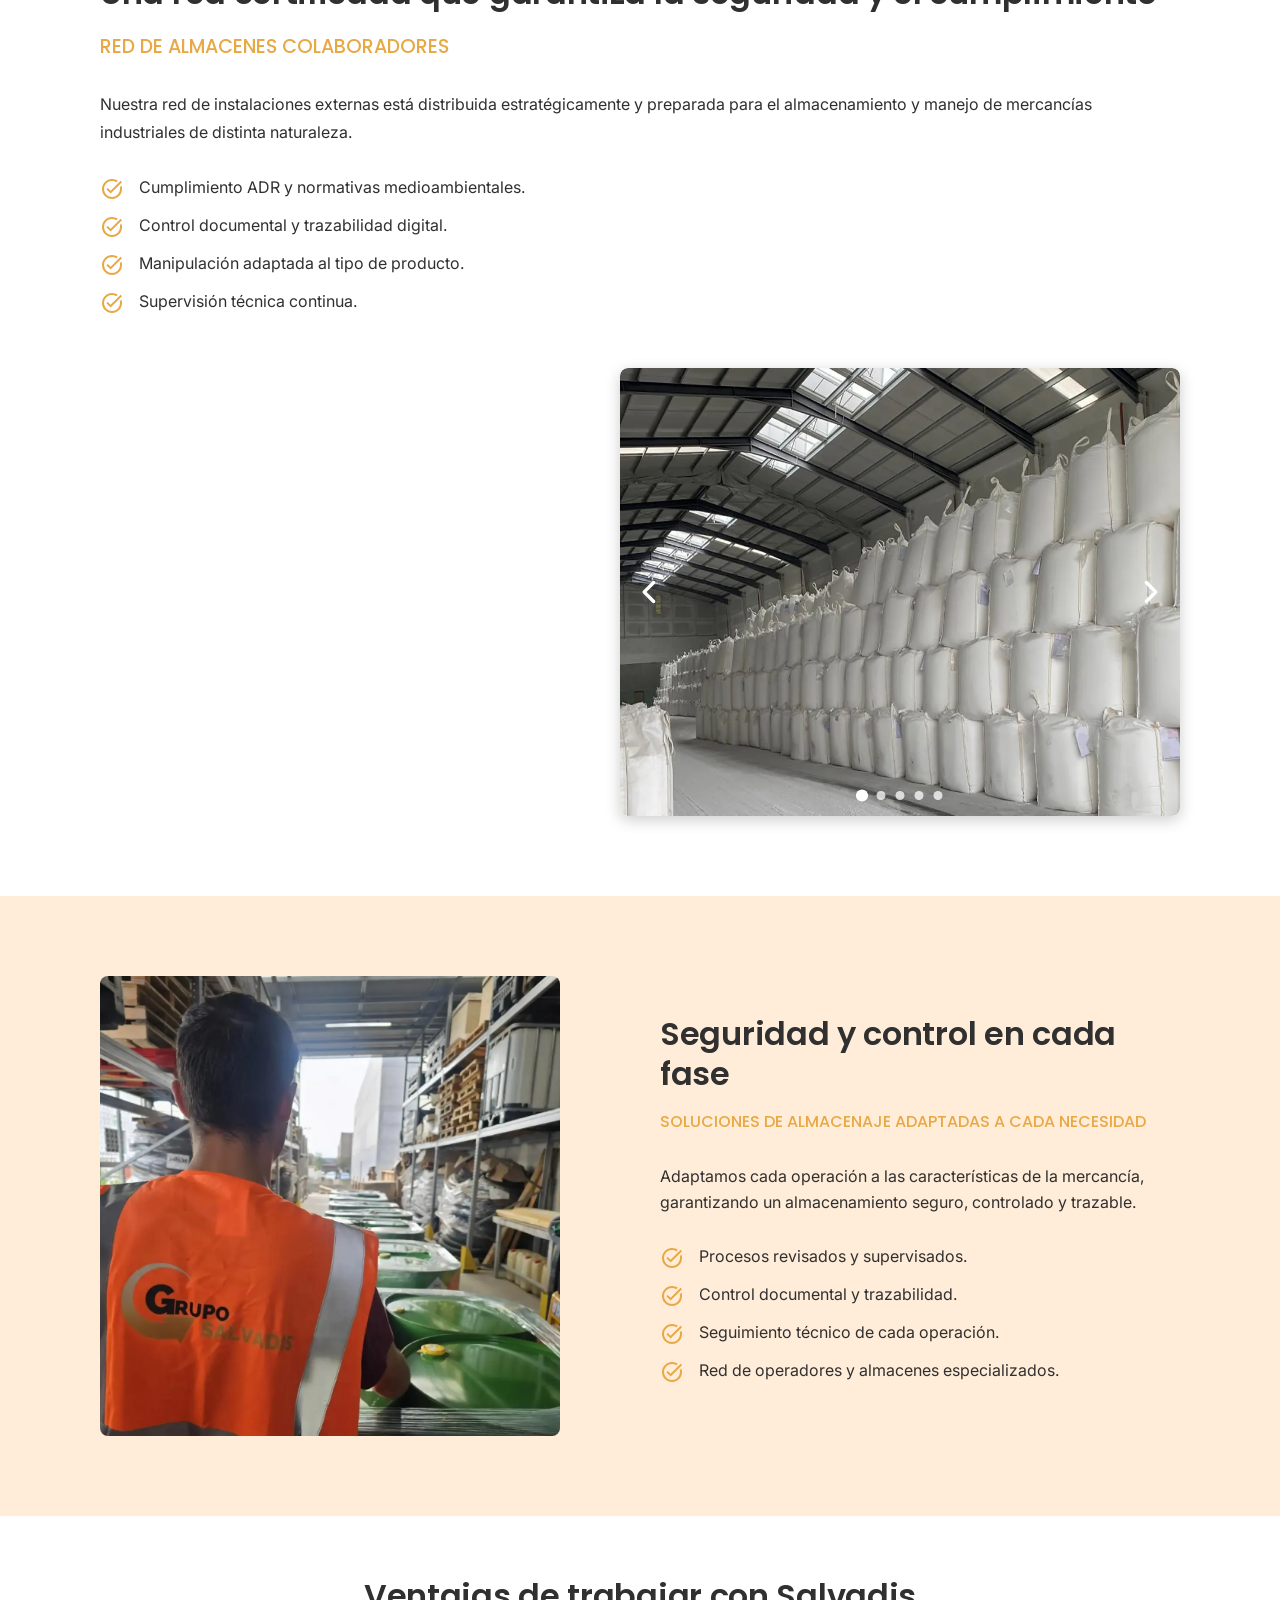
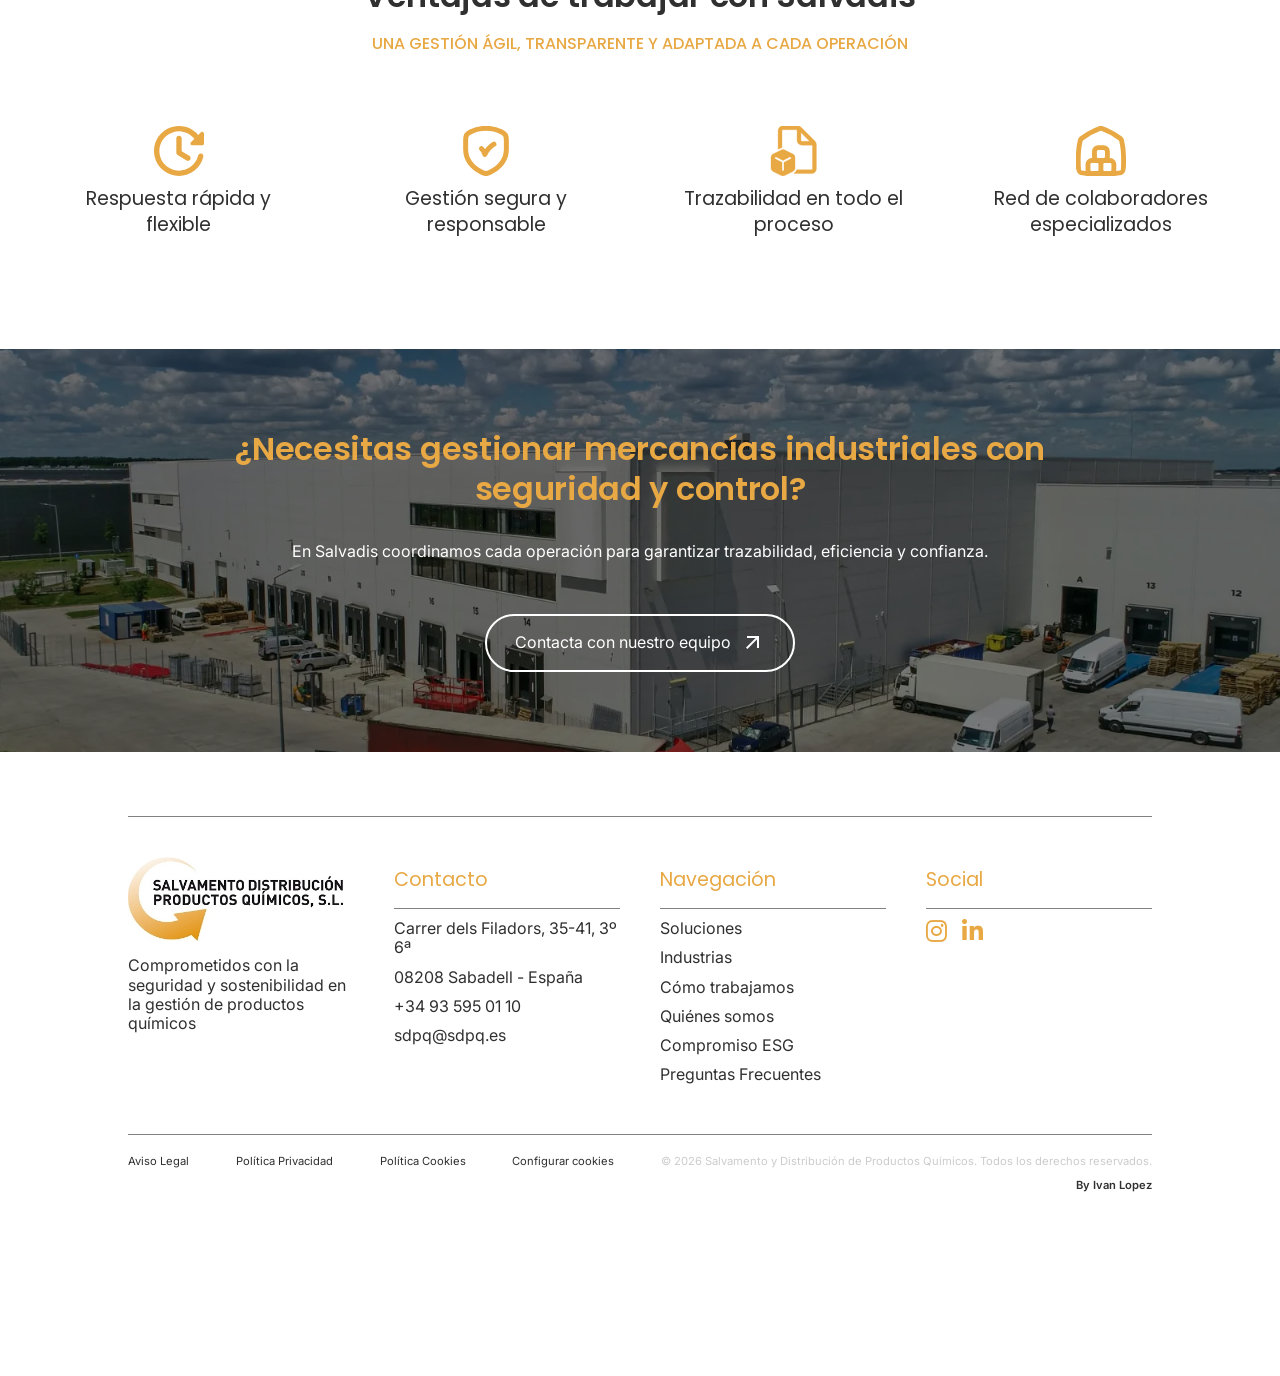
<file: soluciones.html>
﻿<!DOCTYPE html>
<html lang="es">

<head>
    <meta charset="utf-8" />
    <meta name="viewport" content="width=device-width, initial-scale=1">
    <title>Soluciones para productos químicos y mercancías industriales | Salvadis</title>

    <meta name="description"
        content="Descubre las soluciones de Salvadis para la valoración, recuperación, retirada, distribución y salida de productos químicos y mercancías industriales." />
    <meta name="author" content="Ivan Lopez Jimenez" />
    <meta name="robots" content="index, follow">
    <link rel="canonical" href="https://www.salvadis.com/soluciones">
    <!-- Open Graph (Mejora en redes sociales) -->
    <meta property="og:title" content="Soluciones para productos químicos y mercancías industriales | Salvadis" />
    <meta property="og:description"
        content="Descubre las soluciones de Salvadis para la valoración, recuperación, retirada, distribución y salida de productos químicos y mercancías industriales." />
    <meta property="og:image" content="https://www.salvadis.com/images/background_questions.webp" />
    <meta property="og:url" content="https://www.salvadis.com/soluciones" />
    <meta property="og:type" content="website" />
    <meta property="og:site_name" content="Salvadis">
    <meta property="og:locale" content="es_ES">
    <!-- Twitter / X -->
    <meta name="twitter:card" content="summary_large_image">
    <meta name="twitter:title" content="Soluciones para productos químicos y mercancías industriales | Salvadis">
    <meta name="twitter:description"
        content="Descubre las soluciones de Salvadis para la valoración, recuperación, retirada, distribución y salida de productos químicos y mercancías industriales.">
    <meta name="twitter:image" content="https://www.salvadis.com/images/background_questions.webp">
    <!-- Idioma y accesibilidad -->
    <meta name="google" content="translate" />
    <meta name="google" content="pagereadaloud" />
    <!-- Favicon -->
    <link rel="icon" type="image/png" href="images/salvadis-favicon.png" />
    <meta name="theme-color" content="#E8A844" />
    <!-- Consentimiento de cookies: la analítica se carga solo tras aceptar -->
    <script src="js/cookies.js"></script>
    <!-- CSS -->
    <link rel="stylesheet" href="https://maxcdn.bootstrapcdn.com/bootstrap/3.4.1/css/bootstrap.min.css">
    <!-- Fuentes -->
    <link rel="preconnect" href="https://fonts.googleapis.com">
    <link rel="preconnect" href="https://fonts.gstatic.com" crossorigin>
    <link rel="stylesheet" href="https://cdnjs.cloudflare.com/ajax/libs/font-awesome/6.4.2/css/all.min.css">
    <link rel="stylesheet" href="https://fonts.googleapis.com/css2?family=Material+Symbols+Outlined" />
    <link rel="stylesheet" href="https://fonts.googleapis.com/css2?family=Inter:wght@300;400;500;600;700&display=swap">
    <link rel="stylesheet"
        href="https://fonts.googleapis.com/css2?family=Poppins:ital,wght@0,100;0,200;0,300;0,400;0,500;0,600;0,700;0,800;0,900;1,100;1,200;1,300;1,400;1,500;1,600;1,700;1,800;1,900&family=Work+Sans:ital,wght@0,100..900;1,100..900&display=swap">
    <link rel="stylesheet" href="css/base.css">
    <link rel="stylesheet" href="css/header.css">
    <link rel="stylesheet" href="css/hero.css">
    <link rel="stylesheet" href="css/components.css">
    <link rel="stylesheet" href="css/sections.css">
    <link rel="stylesheet" href="css/cta-footer.css">
    <link rel="stylesheet" href="css/responsive.css">
    <link rel="stylesheet" href="css/cookies.css">
    <!-- Iconos -->
    <link rel="stylesheet" href="https://fonts.googleapis.com/icon?family=Material+Icons">
    <link rel="stylesheet" href="https://cdn.jsdelivr.net/npm/bootstrap-icons@1.11.3/font/bootstrap-icons.min.css">
    <!-- AOS -->
    <link rel="stylesheet" href="https://cdn.jsdelivr.net/npm/aos@2.3.4/dist/aos.css">
    <!-- Scripts (jQuery y Bootstrap) -->
    <script src="https://ajax.googleapis.com/ajax/libs/jquery/3.5.1/jquery.min.js"></script>
    <script src="https://maxcdn.bootstrapcdn.com/bootstrap/3.4.1/js/bootstrap.min.js"></script>
</head>

<body id="myPage" class="page-servicios" data-spy="scroll" data-target=".navbar" data-offset="107">
    <header>
        <!-- Top Bar -->
        <div class="top-bar">
            <div class="container-topbar">
                <div class="topbar-left">
                    <a href="mailto:sdpq@sdpq.es"><i class="bi bi-envelope"></i> sdpq@sdpq.es</a>
                    <a href="tel:+34935950110"><i class="bi bi-telephone"></i> +34 935 950 110</a>
                </div>
                <div class="topbar-right">
                    <a href="https://www.instagram.com/gruposalvadis/" target="_blank" aria-label="Instagram Salvadis">
                        <i class="fab fa-instagram"></i>
                    </a>
                    <a href="https://es.linkedin.com/company/salvadis" target="_blank" aria-label="LinkedIn Salvadis">
                        <i class="fab fa-linkedin-in"></i>
                    </a>
                </div>
            </div>
        </div>
        <!-- NavBar -->
        <nav class="navbar navbar-default navbar-fixed-top">
            <div class="container">
                <div class="navbar-header">
                    <a class="navbar-brand" href="/">
                        <img src="images/salvadis-logo.webp" alt="Logo Salvadis" height="80">
                    </a>
                    <button type="button" class="navbar-toggle" data-toggle="collapse" data-target="#myNavbar">
                        <span class="icon-bar"></span>
                        <span class="icon-bar"></span>
                        <span class="icon-bar"></span>
                    </button>
                </div>

                <div class="collapse navbar-collapse" id="myNavbar">
                    <ul class="nav navbar-nav navbar-right">
                        <li class="dropdown">
                            <a href="#" class="dropdown-toggle">Sobre Salvadis<i
                                    class="fa fa-chevron-down dropdown-icon"></i></a>
                            <ul class="dropdown-menu">
                                <li><a href="quienes-somos">Quiénes Somos</a></li>
                                <li><a href="sostenibilidad">Compromiso ESG</a></li>
                            </ul>
                        </li>
                        <li class="active"><a href="soluciones" aria-current="page">Soluciones</a></li>
                        <li><a href="industrias">Industrias</a></li>
                        <li><a href="como-trabajamos">Cómo trabajamos</a></li>
                        <li><a href="contacto">Contacto</a></li>
                    </ul>
                </div>
            </div>
        </nav>
    </header>
    <main>
        <!-- HERO PEQUEÑO-->
        <section class="hero-small">
            <img src="images/background_questions.webp" alt="Portada Soluciones" class="img-hero-small">
            <div class="overlay-small-hero"></div>
            <div class="hero-small-content">
                <h1>Soluciones para productos químicos</h1>
            </div>
        </section>
        <!-- BREADCRUMBS-->
        <nav class="breadcrumbs" aria-label="Breadcrumb">
            <ol>
                <li><a href="/">Inicio</a></li>
                <li aria-current="page">Soluciones</li>
            </ol>
        </nav>

        <!-- TEXTO SEO -->
        <section id="texto-seo" class="seo-section">
            <div class="container">
                <div class="seo-grid">

                    <!-- Columna izquierda -->
                    <div class="seo-left">
                        <p>
                            <strong>Ofrecemos soluciones para la gestión y recuperación de productos químicos y mercancías
                                industriales.</strong>
                        </p>
                    </div>

                    <!-- Columna derecha -->
                    <div class="seo-right">
                        <p>
                            En Salvadis intervenimos en el salvamento y la gestión de mercancías complejas como
                            <strong>productos siniestrados, excedentes, stocks inmobilizados, productos acabados o
                                materiales no conformes</strong> dentro del entorno
                            industrial. <br><br>Coordinamos cada operación de principio a fin, desde la valoración inicial
                            hasta la recuperación, distribución o salida del producto, trabajando con una red de
                            colaboradores especializados y adaptando cada actuación a las características de la mercancía.
                        </p>
                    </div>

                </div>
            </div>
        </section>

        <!-- GALERÍA SERVICIOS -->
        <section class="servicios-portafolio">
            <h2>Nuestras soluciones</h2>
            <div class="container-fluid">
                <div class="galeria-port">
                    <div class="imagen-port">
                        <img src="images/servicios/gestion-productos-siniestrados.webp"
                            alt="Gestión de Siniestros y Mercancías Afectadas">
                        <a href="#gestion" class="card-overlay">
                            <h3 class="title-card">Gestión de Siniestros y Mercancías Afectadas</h3>
                            <div class="hover-content">
                                <p class="p-card">Saber más →</p>
                            </div>
                        </a>
                    </div>
                    <div class="imagen-port">
                        <img src="images/servicios/valoracion-mercancias.webp" alt="Valoración de mercancías">
                        <a href="#valoracion" class="card-overlay">
                            <h3 class="title-card">Valoración de mercancías</h3>
                            <div class="hover-content">
                                <p class="p-card">Saber más →</p>
                            </div>
                        </a>
                    </div>
                    <div class="imagen-port">
                        <img src="images/servicios/gesion-compra-venta.webp" alt="Compra y venta de productos">
                        <a href="#compraventa" class="card-overlay">
                            <h3 class="title-card">Compra y venta de productos</h3>
                            <div class="hover-content">
                                <p class="p-card">Saber más →</p>
                            </div>
                        </a>
                    </div>
                    <div class="imagen-port">
                        <img src="images/servicios/gestion-retirada-mercancia.webp" alt="Retirada y Gestión de Mercancías">
                        <a href="#retirada" class="card-overlay">
                            <h3 class="title-card">Retirada y Gestión de Mercancías</h3>
                            <div class="hover-content">
                                <p class="p-card">Saber más →</p>
                            </div>
                        </a>
                    </div>
                    <div class="imagen-port">
                        <img src="images/servicios/distribucion-mercancias.webp" alt="Distribución y Salida de Mercancías">
                        <a href="#distribucion" class="card-overlay">
                            <h3 class="title-card">Distribución y Salida de Mercancías</h3>
                            <div class="hover-content">
                                <p class="p-card">Saber más →</p>
                            </div>
                        </a>
                    </div>
                    <div class="imagen-port">
                        <img src="images/servicios/destruccion-mercancias.webp"
                            alt="Gestión de Material Remanente y Destino Final">
                        <a href="#destruccion" class="card-overlay">
                            <h3 class="title-card">Gestión de Material Remanente y Destino Final</h3>
                            <div class="hover-content">
                                <p class="p-card">Saber más →</p>
                            </div>
                        </a>
                    </div>
                </div>
            </div>
        </section>
        <!-- Gestión de productos siniestrados -->
        <section class="stats-list-section stats-list-section-black" id="gestion">
            <div class="stats-list-content container">
                <div class="stats-list-left">
                    <h2>Gestión de Siniestros y Mercancías Afectadas</h2>
                    <p>En Salvadis actuamos tras un siniestro para recuperar, clasificar y valorizar mercancías dañadas,
                        aplicando protocolos personalizados según el tipo de incidente (incendio, inundación, rotura de
                        cadena de frío, accidente logístico).</p>
                    <br>
                    <p><strong>Cómo lo hacemos:</strong></p>
                    <ul class="checklist">
                        <li><img src="icons/task_alt.svg" class="feature-icon" alt="Task Alt" /> Inspección técnica y
                            recogida de muestras.</li>
                        <li><img src="icons/task_alt.svg" class="feature-icon" alt="Task Alt" /> Protocolos adaptados a cada
                            producto y siniestro.</li>
                        <li><img src="icons/task_alt.svg" class="feature-icon" alt="Task Alt" /> Documentación y
                            trazabilidad para aseguradoras y clientes.</li>
                        <li><img src="icons/task_alt.svg" class="feature-icon" alt="Task Alt" /> Recuperación o retirada
                            según viabilidad.</li>
                    </ul>
                    <br>
                    <p><strong>Reducimos pérdidas y aseguramos la continuidad del negocio.</strong></p>
                </div>
                <div class="stats-list-right">
                    <img src="images/servicios/gestion-productos-siniestrados.webp" alt="Gestión-productos-siniestrados" />
                </div>
            </div>
        </section>

        <!-- Valoración de mercancías -->
        <section class="stats-list-section stats-list-section-white" id="valoracion">
            <div class="stats-list-content-services container">
                <div class="stats-list-right-white">
                    <img src="images/servicios/valoracion-mercancias.webp" alt="Valoración-mercancías" />
                </div>
                <div class="stats-list-left-white">
                    <h2>Valoración de Mercancías</h2>
                    <p>Realizamos inspecciones técnicas y tasaciones para evaluar mercancías dañadas por golpes, agua,
                        fuego, caducidad o rotura de cadena de frío. Si no son recuperables, gestionamos con colaboradores
                        homologados su retirada y
                        destrucción segura.</p>
                    <br>
                    <p><strong>Cómo lo hacemos:</strong></p>
                    <ul class="checklist">
                        <li><img src="icons/task_alt.svg" class="feature-icon" alt="Task Alt" /> Análisis de daños y
                            viabilidad.</li>
                        <li><img src="icons/task_alt.svg" class="feature-icon" alt="Task Alt" /> Informe técnico con
                            valoración económica.</li>
                        <li><img src="icons/task_alt.svg" class="feature-icon" alt="Task Alt" /> Asesoramiento sobre
                            recuperación y destino final.</li>
                        <li><img src="icons/task_alt.svg" class="feature-icon" alt="Task Alt" /> Gestión documental y
                            trazabilidad.</li>
                    </ul>
                    <br>
                    <p><strong>Ayudamos a tomar decisiones rápidas y fundamentadas, minimizando riesgos legales y
                            económicos.</strong></p>
                </div>
            </div>
        </section>
        <!-- Compra y venta de productos -->
        <section class="stats-list-section stats-list-section-black" id="compraventa">
            <div class="stats-list-content container">
                <div class="stats-list-left">
                    <h2>Compra y Venta de Productos</h2>
                    <p>Damos salida a stocks, excedentes, rechazos o productos descatalogados mediante su compra-venta.
                        También realizamos tasaciones profesionales para optimizar el valor de los materiales.</p>
                    <br>
                    <p><strong>Cómo lo hacemos:</strong></p>
                    <ul class="checklist">
                        <li><img src="icons/task_alt.svg" class="feature-icon" alt="Task Alt" /> Identificación y tasación
                            del material.</li>
                        <li><img src="icons/task_alt.svg" class="feature-icon" alt="Task Alt" /> Compra directa o gestión de
                            la venta.</li>
                        <li><img src="icons/task_alt.svg" class="feature-icon" alt="Task Alt" /> Acceso a red nacional e
                            internacional de clientes.</li>
                        <li><img src="icons/task_alt.svg" class="feature-icon" alt="Task Alt" /> Operaciones transparentes y
                            documentadas.</li>
                    </ul>
                    <br>
                    <p><strong>Transformamos materiales inmovilizados en oportunidades de recuperación económica.</strong>
                    </p>
                </div>
                <div class="stats-list-right">
                    <img src="images/servicios/gesion-compra-venta.webp" alt="Compra-Venta-de-Productos" />
                </div>
            </div>
        </section>
        <!-- Retirada de mercancías -->
        <section class="stats-list-section stats-list-section-white" id="retirada">
            <div class="stats-list-content-services container">
                <div class="stats-list-right-white">
                    <img src="images/servicios/gestion-retirada-mercancia.webp" alt="Retirada-Gestión-de-Mercancías" />
                </div>
                <div class="stats-list-left-white">
                    <h2>Retirada y Gestión de Mercancías</h2>
                    <p>Coordinamos la retirada y gestión de productos inmovilizados, afectados o fuera de uso, desde el
                        punto de origen hasta su almacenamiento, recuperación o destino correspondiente.</p>
                    <br>
                    <p><strong>Cómo lo hacemos:</strong></p>
                    <ul class="checklist">
                        <li><img src="icons/task_alt.svg" class="feature-icon" alt="Task Alt" /> Evaluación y valoración en
                            origen.</li>
                        <li><img src="icons/task_alt.svg" class="feature-icon" alt="Task Alt" /> Coordinación de la retirada
                            y transporte.</li>
                        <li><img src="icons/task_alt.svg" class="feature-icon" alt="Task Alt" /> Clasificación y
                            almacenamiento mediante colaboradores especializados.</li>
                        <li><img src="icons/task_alt.svg" class="feature-icon" alt="Task Alt" /> Documentación, seguimiento
                            y trazabilidad del proceso.</li>
                    </ul>
                    <br>
                    <p><strong>Coordinamos el transporte de mercancías peligrosas y no peligrosas según las características
                            de cada producto y operación.</strong></p>
                </div>
            </div>
        </section>
        <!-- Distribución de mercancías -->
        <section class="stats-list-section stats-list-section-black" id="distribucion">
            <div class="stats-list-content container">
                <div class="stats-list-left">
                    <h2>Distribución y Salida de Mercancías</h2>
                    <p>Gestionamos la salida y distribución de mercancías recuperadas, conectando los productos con nuevos
                        destinos y clientes en España y otros mercados internacionales.</p>
                    <br>
                    <p><strong>Cómo lo hacemos:</strong></p>
                    <ul class="checklist">
                        <li><img src="icons/task_alt.svg" class="feature-icon" alt="Task Alt" /> Planificación de la
                            distribución según las características del producto.</li>
                        <li><img src="icons/task_alt.svg" class="feature-icon" alt="Task Alt" /> Coordinación del transporte
                            de mercancías peligrosas y no peligrosas.</li>
                        <li><img src="icons/task_alt.svg" class="feature-icon" alt="Task Alt" /> Red nacional e
                            internacional de colaboradores.</li>
                        <li><img src="icons/task_alt.svg" class="feature-icon" alt="Task Alt" /> Seguimiento y trazabilidad
                            de cada operación.</li>
                    </ul>
                    <br>
                    <p><strong>Una red de colaboradores que facilita una salida ágil y segura para cada mercancía.</strong>
                    </p>
                </div>
                <div class="stats-list-right">
                    <img src="images/servicios/distribucion-mercancias.webp" alt="distribucion-mercancias" />
                </div>
            </div>
        </section>
        <!-- Gestión de Material Remanente y Destino Final -->
        <section class="stats-list-section stats-list-section-white" id="destruccion">
            <div class="stats-list-content-services container">
                <div class="stats-list-right-white">
                    <img src="images/servicios/destruccion-mercancias.webp" alt="Gestión-Residuos-Destino-Final" />
                </div>
                <div class="stats-list-left-white">
                    <h2>Gestión de Material Remanente y Destino Final</h2>
                    <p>Cuando la recuperación o valorización de una mercancía no es viable, facilitamos el acceso a
                        colaboradores especializados en el tratamiento de mercancía remanente, para encontrar una solución
                        adecuada para
                        cada producto.</p>
                    <br>
                    <p><strong>Cómo lo hacemos:</strong></p>
                    <ul class="checklist">
                        <li><img src="icons/task_alt.svg" class="feature-icon" alt="Task Alt" /> Evaluamos opciones de
                            recuperación y valorización.</li>
                        <li><img src="icons/task_alt.svg" class="feature-icon" alt="Task Alt" /> Buscamos la vía de gestión
                            más adecuada.</li>
                        <li><img src="icons/task_alt.svg" class="feature-icon" alt="Task Alt" /> Conectamos con
                            colaboradores especializados.</li>
                        <li><img src="icons/task_alt.svg" class="feature-icon" alt="Task Alt" /> Aseguramos la información y
                            trazabilidad.</li>
                    </ul>
                    <br>
                    <p><strong>Priorizamos la recuperación y valorización siempre que sea posible.</strong></p>
                </div>
            </div>
        </section>
        <section class="stats-list-section stats-list-section-adaptamos">
            <div class="stats-list-content container">
                <div class="stats-list-left">
                    <h2>Infraestructura y gestión operativa</h2>
                    <p>Para garantizar el correcto desarrollo de cada operación, coordinamos una red de almacenes e
                        instalaciones externas certificadas.</p>
                </div>

                <div class="stats-list-right">
                    <p>No actuamos como operador logístico directo, sino como <strong>gestor integral del proceso</strong>,
                        asegurando que cada fase, incluyendo el almacenamiento temporal, la manipulación o la distribución,
                        se realice a través de colaboradores especializados y bajo cumplimiento normativo
                        estricto.<br><br>Estas infraestructuras forman parte de nuestro modelo operativo, facilitando la
                        <stong>gestión de productos químicos</stong>, el <strong>almacenamiento seguro de mercancías
                            peligrosas</strong> y la <strong>coordinación logística en entornos industriales</strong>,
                        siempre adaptándonos a las necesidades específicas de cada operación.
                    </p>
                </div>
            </div>
        </section>
        <!-- Carrusel -->
        <section class="text-slider-section text-slider-section-almacenamiento">
            <div class="text-slider-content">
                <div class="text-column">
                    <h2>Una red certificada que garantiza la seguridad y el cumplimiento</h2>
                    <h3>Red de almacenes colaboradores</h3>
                    <p>Nuestra red de instalaciones externas está distribuida estratégicamente y preparada para el
                        almacenamiento y manejo de mercancías industriales de distinta naturaleza.</p>
                    <ul class="checklist">
                        <li><img src="icons/task_alt.svg" class="feature-icon" alt="Task Alt" /> Cumplimiento ADR y
                            normativas medioambientales.</li>
                        <li><img src="icons/task_alt.svg" class="feature-icon" alt="Task Alt" /> Control documental y
                            trazabilidad digital.</li>
                        <li><img src="icons/task_alt.svg" class="feature-icon" alt="Task Alt" /> Manipulación adaptada al
                            tipo de producto.</li>
                        <li><img src="icons/task_alt.svg" class="feature-icon" alt="Task Alt" /> Supervisión técnica
                            continua.</li>
                    </ul>
                </div>
                <div class="slider-column">
                    <div class="slider">
                        <div class="slides">
                            <img src="images/almacenes/bigbags1.webp" alt="Almacén Big Bags">
                            <img src="images/almacenes/camiones-cisternas.webp" alt="Camiones cisterna">
                            <img src="images/almacenes/gizani.webp" alt="Almacenamiento">
                            <img src="images/almacenes/almacen.webp" alt="Almacén Big Bag">
                            <img src="images/almacenes/almacen-exterior.webp" alt="Almacén Exterior">
                        </div>
                        <img class="prev button" src="icons/arrow_left.svg" alt="Arrow left">
                        <img class="next button" src="icons/arrow_right.svg" alt="Arrow right">
                    </div>
                </div>

            </div>
        </section>
        <!-- Trazabilidad -->
        <section class="stats-list-section stats-list-section-orange">
            <div class="stats-list-content-services container">
                <div class="stats-list-right-white">
                    <img src="images/almacenes/revision-tecnica.webp" alt="Seguridad y control" width="100%" />
                </div>
                <div class="stats-list-left-white">
                    <h2>Seguridad y control en cada fase</h2>
                    <h3>Soluciones de almacenaje adaptadas a cada necesidad</h3>
                    <p>Adaptamos cada operación a las características de la mercancía, garantizando un almacenamiento
                        seguro, controlado y trazable.</p>
                    <ul class="checklist">
                        <li><img src="icons/task_alt.svg" class="feature-icon" alt="Task Alt" /> Procesos revisados y
                            supervisados.</li>
                        <li><img src="icons/task_alt.svg" class="feature-icon" alt="Task Alt" /> Control documental y
                            trazabilidad.</li>
                        <li><img src="icons/task_alt.svg" class="feature-icon" alt="Task Alt" /> Seguimiento técnico de cada
                            operación.</li>
                        <li><img src="icons/task_alt.svg" class="feature-icon" alt="Task Alt" /> Red de operadores y
                            almacenes especializados.</li>
                    </ul>
                </div>
            </div>
        </section>
        <!-- Ventajas -->
        <section id="cards-section-white" class="cards-section">
            <div class="container">
                <h2>Ventajas de trabajar con Salvadis</h2>
                <h3>Una gestión ágil, transparente y adaptada a cada operación</h3>
                <div class="cards-grid">
                    <article class="ventaja-logistica">
                        <span><img src="icons/respuesta-rapida.svg" alt="Respuesta rápida y flexible"></span>
                        <h4>Respuesta rápida y flexible</h4>
                    </article>

                    <article class="ventaja-logistica">
                        <span><img src="icons/cumplimiento-normativo.svg" alt="Gestión segura y responsable"></span>
                        <h4>Gestión segura y responsable</h4>
                    </article>

                    <article class="ventaja-logistica">
                        <span><img src="icons/documento.svg" alt="Trazabilidad total"></span>
                        <h4>Trazabilidad en todo el proceso</h4>
                    </article>

                    <article class="ventaja-logistica">
                        <span><img src="icons/almacen.svg" alt="Red de colaboradores especializados"></span>
                        <h4>Red de colaboradores especializados</h4>
                    </article>
                </div>
            </div>
        </section>
        <!-- CALL TO ACTION -->
        <section id="cta-servicios" class="cta-section">
            <div class="cta-overlay"></div>
            <div class="cta-content container">
                <div class="cta-text">
                    <h2>¿Necesitas gestionar mercancías industriales con <br>seguridad y control?</h2>
                    <p>En Salvadis coordinamos cada operación para garantizar trazabilidad, eficiencia y confianza.</p>
                    <a href="contacto" class="btn-hero">
                        <span class="btn-text">Contacta con nuestro equipo</span>
                        <span class="material-symbols-outlined">arrow_outward</span>
                    </a>
                </div>
            </div>
        </section>
    </main>
    <footer class="footer">
        <div class="footer-container">
            <div class="footer-column">
                <img src="images/Logo_Salvamento.webp" alt="Logo Salvamento y Distribución de Productos Químicos" />
                <p>Comprometidos con la seguridad y sostenibilidad en la gestión de productos químicos</p>
            </div>
            <div class="footer-column">
                <h4>Contacto</h4>
                <div class="footer-column-ind">
                    <p>Carrer dels Filadors, 35-41, 3º 6ª</p>
                    <p>08208 Sabadell - España</p>
                    <p>+34 93 595 01 10</p>
                    <p>sdpq@sdpq.es</p>
                </div>
            </div>
            <div class="footer-column">
                <h4>Navegación</h4>
                <div class="footer-column-ind">
                    <ul>
                        <li><a href="soluciones">Soluciones</a></li>
                        <li><a href="industrias">Industrias</a></li>
                        <li><a href="como-trabajamos">Cómo trabajamos</a></li>
                        <li><a href="quienes-somos">Quiénes somos</a></li>
                        <li><a href="sostenibilidad">Compromiso ESG</a></li>
                        <li><a href="faqs">Preguntas Frecuentes</a></li>
                    </ul>
                </div>
            </div>
            <div class="footer-column">
                <h4>Social</h4>
                <div class="footer-column-ind">
                    <ul class="social-icons">
                        <a href="https://www.instagram.com/gruposalvadis/" target="_blank"
                            aria-label="Instagram Salvadis">
                            <i class="fab fa-instagram"></i>
                        </a>
                        <a href="https://es.linkedin.com/company/salvadis" target="_blank"
                            aria-label="LinkedIn Salvadis">
                            <i class="fab fa-linkedin-in"></i>
                        </a>
                    </ul>
                </div>
            </div>
        </div>
        <div class="footer-bottom">
            <div>
                <p><a href="aviso-legal" title="Aviso Legal" class="politica">Aviso Legal</a></p>
            </div>
            <div>
                <p><a href="politica-de-privacidad" title="Política Privacidad" class="politica">Política Privacidad</a>
                </p>
            </div>
            <div>
                <p><a href="politica-de-cookies" title="Política Cookies" class="politica">Política Cookies</a></p>
            </div>
            <div>
                <p><a href="#" class="politica" data-ck="config" title="Configurar cookies">Configurar cookies</a></p>
            </div>
            <div class="copy">
                <p>&copy; <span id="year"></span> Salvamento y Distribución de Productos Químicos. Todos los derechos
                    reservados.</p>
                <p>
                    <strong>
                        <a href="https://readymag.website/u2378477842/5393148/" target="_blank"
                            aria-label="Portafolio Ivan Lopez">By Ivan Lopez</a>
                    </strong>
                </p>
            </div>
        </div>
    </footer>
    <script src="js/main.js"></script>

</body>

</html>
</file>
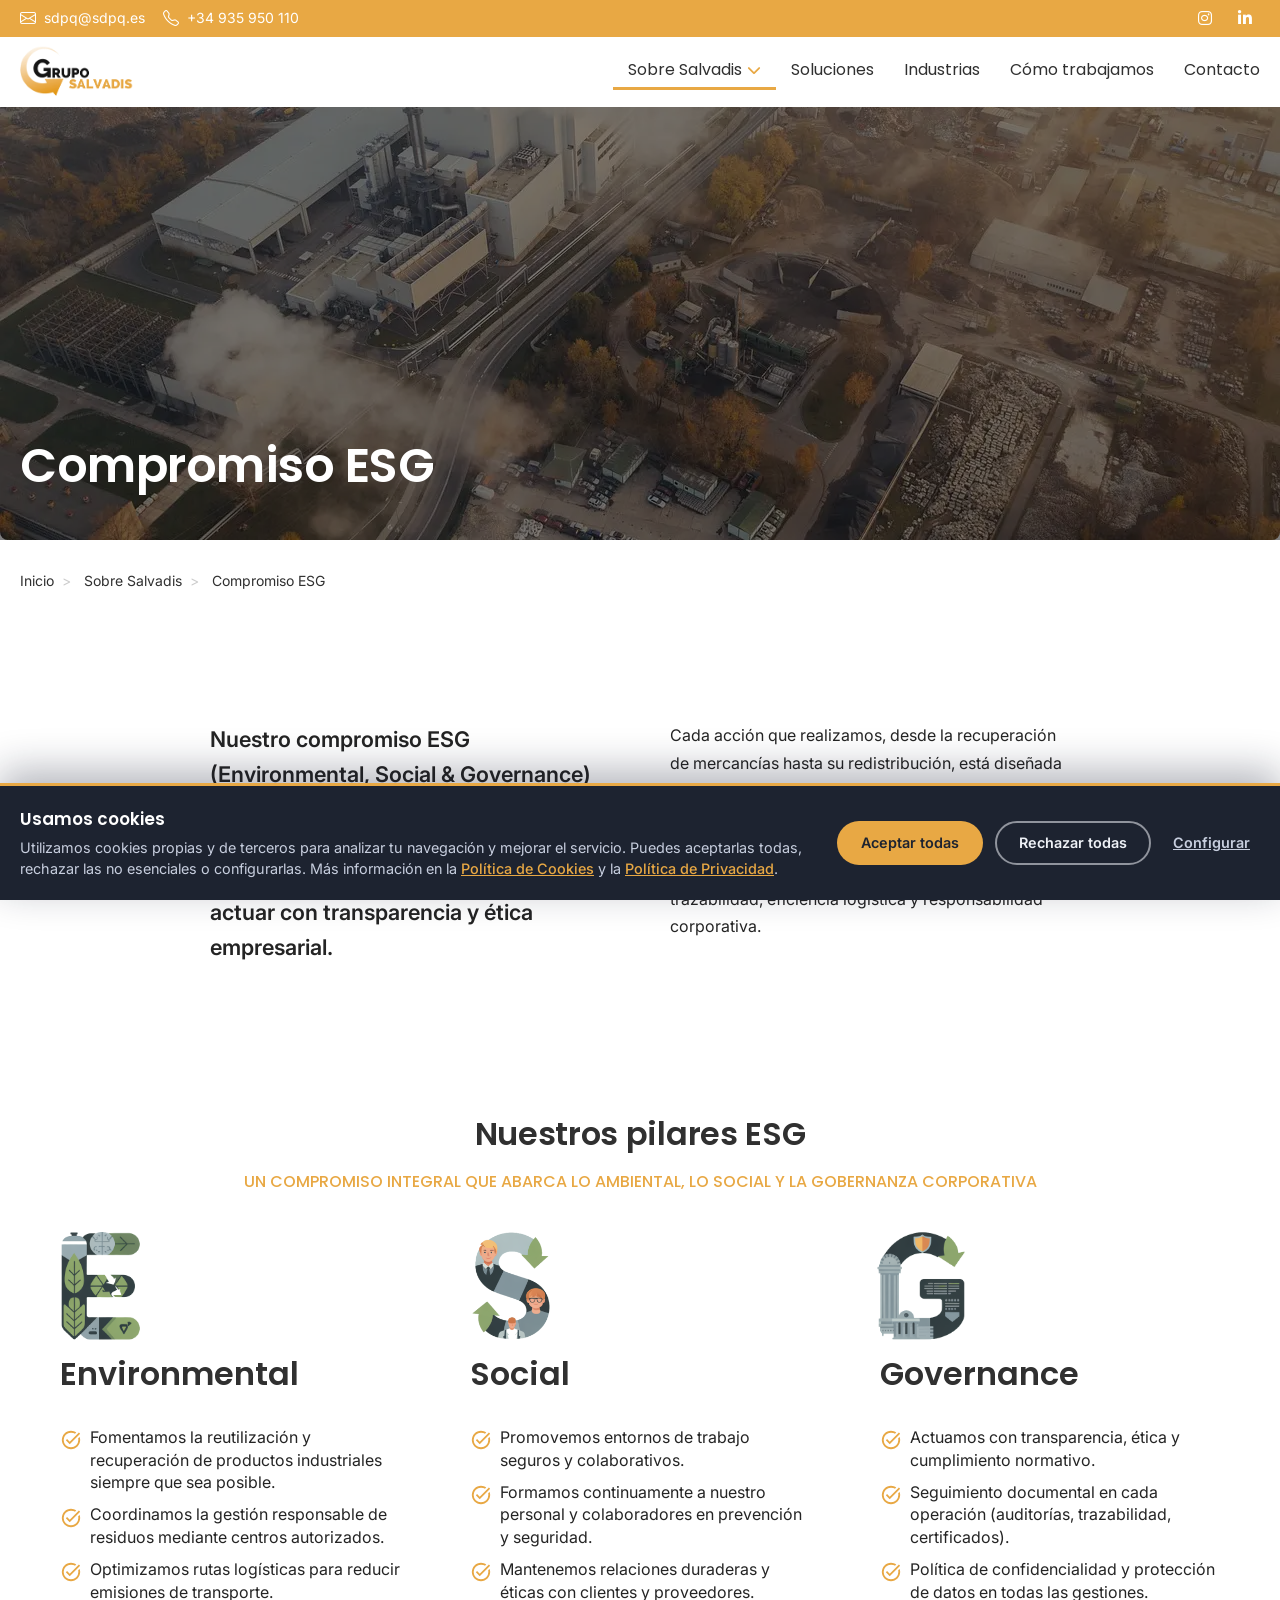
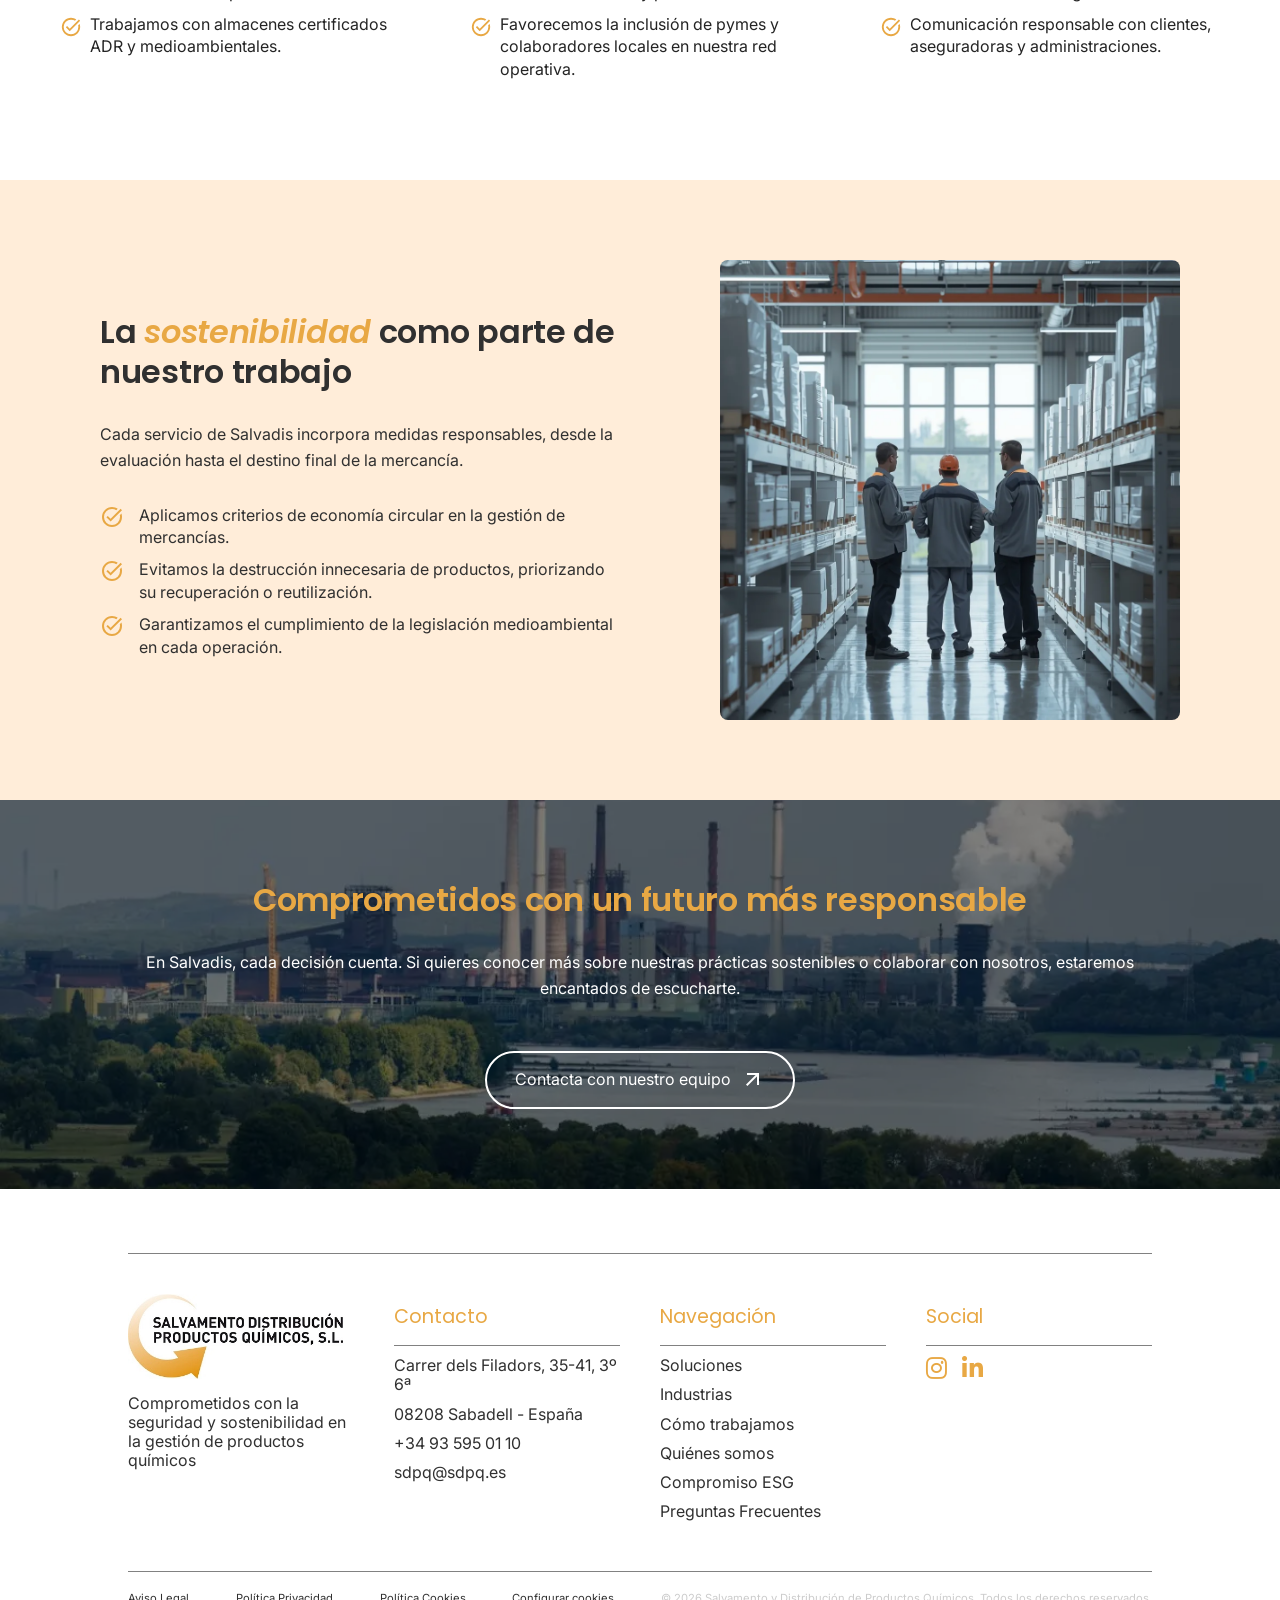
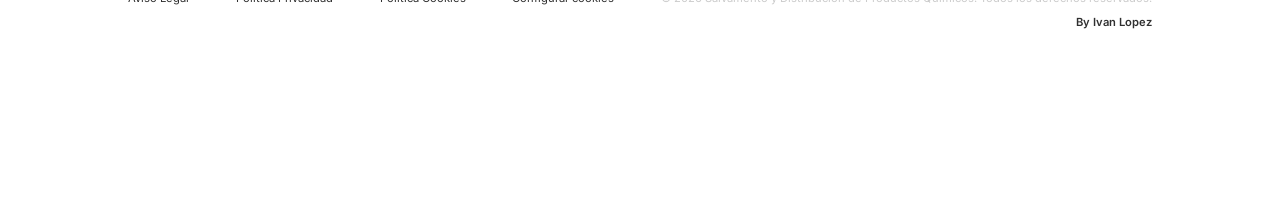
<file: sostenibilidad.html>
﻿<!DOCTYPE html>
<html lang="es">

<head>
    <meta charset="utf-8" />
    <meta name="viewport" content="width=device-width, initial-scale=1">
    <title>Sostenibilidad y economía circular | Salvadis</title>
    <meta name="description"
        content="Conoce el compromiso de Salvadis con la economía circular, la recuperación de productos y la búsqueda de alternativas que reduzcan su impacto ambiental." />
    <meta name="author" content="Ivan Lopez Jimenez" />
    <meta name="robots" content="index, follow">
    <link rel="canonical" href="https://www.salvadis.com/sostenibilidad">
    <!-- Open Graph (Mejora en redes sociales) -->
    <meta property="og:title" content="Sostenibilidad y economía circular | Salvadis" />
    <meta property="og:description"
        content="Conoce el compromiso de Salvadis con la economía circular, la recuperación de productos y la búsqueda de alternativas que reduzcan su impacto ambiental." />
    <meta property="og:image" content="https://www.salvadis.com/images/compromiso-esg.webp" />
    <meta property="og:url" content="https://www.salvadis.com/sostenibilidad" />
    <meta property="og:type" content="website" />
    <meta property="og:site_name" content="Salvadis">
    <meta property="og:locale" content="es_ES">
    <!-- Twitter / X -->
    <meta name="twitter:card" content="summary_large_image">
    <meta name="twitter:title" content="Sostenibilidad y economía circular | Salvadis">
    <meta name="twitter:description"
        content="Conoce el compromiso de Salvadis con la economía circular, la recuperación de productos y la búsqueda de alternativas que reduzcan su impacto ambiental.">
    <meta name="twitter:image" content="https://www.salvadis.com/images/compromiso-esg.webp">
    <!-- Idioma y accesibilidad -->
    <meta name="google" content="translate" />
    <meta name="google" content="pagereadaloud" />
    <!-- Favicon -->
    <link rel="icon" type="image/png" href="images/salvadis-favicon.png" />
    <meta name="theme-color" content="#E8A844" />
    <!-- Consentimiento de cookies: la analítica se carga solo tras aceptar -->
    <script src="js/cookies.js"></script>
    <!-- CSS -->
    <link rel="stylesheet" href="https://maxcdn.bootstrapcdn.com/bootstrap/3.4.1/css/bootstrap.min.css">
    <!-- Fuentes -->
    <link rel="preconnect" href="https://fonts.googleapis.com">
    <link rel="preconnect" href="https://fonts.gstatic.com" crossorigin>
    <link rel="stylesheet" href="https://cdnjs.cloudflare.com/ajax/libs/font-awesome/6.4.2/css/all.min.css">
    <link rel="stylesheet" href="https://fonts.googleapis.com/css2?family=Material+Symbols+Outlined" />
    <link rel="stylesheet" href="https://fonts.googleapis.com/css2?family=Inter:wght@300;400;500;600;700&display=swap">
    <link rel="stylesheet"
        href="https://fonts.googleapis.com/css2?family=Poppins:ital,wght@0,100;0,200;0,300;0,400;0,500;0,600;0,700;0,800;0,900;1,100;1,200;1,300;1,400;1,500;1,600;1,700;1,800;1,900&family=Work+Sans:ital,wght@0,100..900;1,100..900&display=swap">
    <link rel="stylesheet" href="css/base.css">
    <link rel="stylesheet" href="css/header.css">
    <link rel="stylesheet" href="css/hero.css">
    <link rel="stylesheet" href="css/components.css">
    <link rel="stylesheet" href="css/sections.css">
    <link rel="stylesheet" href="css/cta-footer.css">
    <link rel="stylesheet" href="css/responsive.css">
    <link rel="stylesheet" href="css/cookies.css">
    <!-- Iconos -->
    <link rel="stylesheet" href="https://fonts.googleapis.com/icon?family=Material+Icons">
    <link rel="stylesheet" href="https://cdn.jsdelivr.net/npm/bootstrap-icons@1.11.3/font/bootstrap-icons.min.css">
    <!-- AOS -->
    <link rel="stylesheet" href="https://cdn.jsdelivr.net/npm/aos@2.3.4/dist/aos.css">
    <!-- Scripts (jQuery y Bootstrap) -->
    <script src="https://ajax.googleapis.com/ajax/libs/jquery/3.5.1/jquery.min.js"></script>
    <script src="https://maxcdn.bootstrapcdn.com/bootstrap/3.4.1/js/bootstrap.min.js"></script>
</head>

<body id="myPage" data-spy="scroll" data-target=".navbar" data-offset="107">
    <header>
        <!-- Top Bar -->
        <div class="top-bar">
            <div class="container-topbar">
                <div class="topbar-left">
                    <a href="mailto:sdpq@sdpq.es"><i class="bi bi-envelope"></i> sdpq@sdpq.es</a>
                    <a href="tel:+34935950110"><i class="bi bi-telephone"></i> +34 935 950 110</a>
                </div>
                <div class="topbar-right">
                    <a href="https://www.instagram.com/gruposalvadis/" target="_blank" aria-label="Instagram Salvadis">
                        <i class="fab fa-instagram"></i>
                    </a>
                    <a href="https://es.linkedin.com/company/salvadis" target="_blank" aria-label="LinkedIn Salvadis">
                        <i class="fab fa-linkedin-in"></i>
                    </a>
                </div>
            </div>
        </div>
        <!-- NavBar -->
        <nav class="navbar navbar-default navbar-fixed-top">
            <div class="container">
                <div class="navbar-header">
                    <a class="navbar-brand" href="/">
                        <img src="images/salvadis-logo.webp" alt="Logo Salvadis" height="80">
                    </a>
                    <button type="button" class="navbar-toggle" data-toggle="collapse" data-target="#myNavbar">
                        <span class="icon-bar"></span>
                        <span class="icon-bar"></span>
                        <span class="icon-bar"></span>
                    </button>
                </div>

                <div class="collapse navbar-collapse" id="myNavbar">
                    <ul class="nav navbar-nav navbar-right">
                        <li class="dropdown active">
                            <a href="#" class="dropdown-toggle">Sobre Salvadis<i
                                    class="fa fa-chevron-down dropdown-icon"></i></a>
                            <ul class="dropdown-menu">
                                <li><a href="quienes-somos">Quiénes Somos</a></li>
                                <li class="active"><a href="sostenibilidad" aria-current="page">Compromiso ESG</a></li>
                            </ul>
                        </li>
                        <li><a href="soluciones">Soluciones</a></li>
                        <li><a href="industrias">Industrias</a></li>
                        <li><a href="como-trabajamos">Cómo trabajamos</a></li>
                        <li><a href="contacto">Contacto</a></li>
                    </ul>
                </div>
            </div>
        </nav>
    </header>
    <main>
        <!-- HERO PEQUEÑO-->
        <section class="hero-small">
            <img src="images/compromiso-esg.webp" alt="Portada Compromiso ESG" class="img-hero-small">
            <div class="overlay-small-hero"></div>
            <div class="hero-small-content">
                <h1>Compromiso ESG</h1>
            </div>
        </section>
        <!-- BREADCRUMBS-->
        <nav class="breadcrumbs" aria-label="Breadcrumb">
            <ol>
                <li><a href="/">Inicio</a></li>
                <li aria-current="page">Sobre Salvadis</li>
                <li aria-current="page">Compromiso ESG</li>
            </ol>
        </nav>

        <!-- TEXTO SEO -->
        <section id="texto-seo" class="seo-section">
            <div class="container">
                <div class="seo-grid">

                    <!-- Columna izquierda -->
                    <div class="seo-left">
                        <p>
                            <strong>Nuestro compromiso ESG (Environmental, Social & Governance) se basa en tres pilares:
                                reducir el impacto ambiental, garantizar la seguridad y bienestar de las personas y actuar
                                con transparencia y ética empresarial.</strong>
                        </p>
                    </div>

                    <!-- Columna derecha -->
                    <div class="seo-right">
                        <p>
                            Cada acción que realizamos, desde la recuperación de mercancías hasta su redistribución, está
                            diseñada para minimizar riesgos, optimizar recursos y asegurar el cumplimiento de las normativas
                            europeas y medioambientales. Aplicamos criterios de sostenibilidad en cada fase operativa,
                            garantizando trazabilidad, eficiencia logística y responsabilidad corporativa.
                        </p>
                    </div>

                </div>
            </div>
        </section>
        <!-- ESG -->
        <section class="cards-section-transparent">
            <div class="container">
                <h2>Nuestros pilares ESG</h2>
                <h3>Un compromiso integral que abarca lo ambiental, lo social y la gobernanza corporativa</h3>

                <div class="cards-grid-esg">
                    <article class="esg">
                        <img src="icons/E-environmental.svg" alt="E-environmental" />
                        <h4><strong>Environmental</strong></h4>
                        <ul class="checklist-cards">
                            <li><img src="icons/task_alt.svg" class="feature-icon" alt="Task Alt" /> Fomentamos la
                                reutilización y recuperación de productos industriales siempre que sea posible.</li>
                            <li><img src="icons/task_alt.svg" class="feature-icon" alt="Task Alt" /> Coordinamos la gestión
                                responsable de residuos mediante centros autorizados.</li>
                            <li><img src="icons/task_alt.svg" class="feature-icon" alt="Task Alt" /> Optimizamos rutas
                                logísticas para reducir emisiones de transporte.</li>
                            <li><img src="icons/task_alt.svg" class="feature-icon" alt="Task Alt" /> Trabajamos con
                                almacenes certificados ADR y medioambientales.</li>
                        </ul>
                    </article>

                    <article class="esg">
                        <img src="icons/S-social.svg" alt="S-social" />
                        <h4><strong>Social</strong></h4>
                        <ul class="checklist-cards">
                            <li><img src="icons/task_alt.svg" class="feature-icon" alt="Task Alt" /> Promovemos entornos de
                                trabajo seguros y colaborativos.</li>
                            <li><img src="icons/task_alt.svg" class="feature-icon" alt="Task Alt" /> Formamos continuamente
                                a nuestro personal y colaboradores en prevención y seguridad.</li>
                            <li><img src="icons/task_alt.svg" class="feature-icon" alt="Task Alt" /> Mantenemos relaciones
                                duraderas y éticas con clientes y proveedores.</li>
                            <li><img src="icons/task_alt.svg" class="feature-icon" alt="Task Alt" /> Favorecemos la
                                inclusión de pymes y colaboradores locales en nuestra red operativa.</li>
                        </ul>
                    </article>

                    <article class="esg">
                        <img src="icons/G-governance.svg" alt="G-governance" />
                        <h4><strong>Governance</strong></h4>
                        <ul class="checklist-cards">
                            <li><img src="icons/task_alt.svg" class="feature-icon" alt="Task Alt" /> Actuamos con
                                transparencia, ética y cumplimiento normativo.</li>
                            <li><img src="icons/task_alt.svg" class="feature-icon" alt="Task Alt" /> Seguimiento documental
                                en cada operación (auditorías, trazabilidad, certificados).</li>
                            <li><img src="icons/task_alt.svg" class="feature-icon" alt="Task Alt" /> Política de
                                confidencialidad y protección de datos en todas las gestiones.</li>
                            <li><img src="icons/task_alt.svg" class="feature-icon" alt="Task Alt" /> Comunicación
                                responsable con clientes, aseguradoras y administraciones.</li>
                        </ul>
                    </article>
                </div>
            </div>
        </section>
        <!-- Sostenibilidad aplicada a la actividad -->
        <section class="stats-list-section stats-list-section-sostenibilidad">
            <div class="stats-list-content container">
                <div class="stats-list-left">
                    <h2>La <em>sostenibilidad</em> como parte de nuestro trabajo</h2>
                    <p>Cada servicio de Salvadis incorpora medidas responsables, desde la evaluación hasta el destino final
                        de la mercancía.</p>
                    <ul class="checklist">
                        <li><img src="icons/task_alt.svg" class="feature-icon" alt="Task Alt" /> Aplicamos criterios de
                            economía circular en la gestión de mercancías.</li>
                        <li><img src="icons/task_alt.svg" class="feature-icon" alt="Task Alt" /> Evitamos la destrucción
                            innecesaria de productos, priorizando su recuperación o reutilización.</li>
                        <li><img src="icons/task_alt.svg" class="feature-icon" alt="Task Alt" /> Garantizamos el
                            cumplimiento de la legislación medioambiental en cada operación.</li>
                    </ul>
                </div>
                <div class="stats-list-right">
                    <img src="images/sostenibilidad.webp" alt="Economía Circular" width="65%" />
                </div>
            </div>
        </section>
        <!-- CALL TO ACTION -->
        <section id="cta-esg" class="cta-section">
            <div class="cta-overlay"></div>
            <div class="cta-content container">
                <div class="cta-text">
                    <h2>Comprometidos con un futuro más responsable</h2>
                    <p>En Salvadis, cada decisión cuenta. Si quieres conocer más sobre nuestras prácticas sostenibles o
                        colaborar con nosotros, estaremos encantados de escucharte.</p>
                    <a href="contacto" class="btn-hero">
                        <span class="btn-text">Contacta con nuestro equipo</span>
                        <span class="material-symbols-outlined">arrow_outward</span>
                    </a>
                </div>
            </div>
        </section>
    </main>
    <footer class="footer">
        <div class="footer-container">
            <div class="footer-column">
                <img src="images/Logo_Salvamento.webp" alt="Logo Salvamento y Distribución de Productos Químicos" />
                <p>Comprometidos con la seguridad y sostenibilidad en la gestión de productos químicos</p>
            </div>
            <div class="footer-column">
                <h4>Contacto</h4>
                <div class="footer-column-ind">
                    <p>Carrer dels Filadors, 35-41, 3º 6ª</p>
                    <p>08208 Sabadell - España</p>
                    <p>+34 93 595 01 10</p>
                    <p>sdpq@sdpq.es</p>
                </div>
            </div>
            <div class="footer-column">
                <h4>Navegación</h4>
                <div class="footer-column-ind">
                    <ul>
                        <li><a href="soluciones">Soluciones</a></li>
                        <li><a href="industrias">Industrias</a></li>
                        <li><a href="como-trabajamos">Cómo trabajamos</a></li>
                        <li><a href="quienes-somos">Quiénes somos</a></li>
                        <li><a href="sostenibilidad">Compromiso ESG</a></li>
                        <li><a href="faqs">Preguntas Frecuentes</a></li>
                    </ul>
                </div>
            </div>
            <div class="footer-column">
                <h4>Social</h4>
                <div class="footer-column-ind">
                    <ul class="social-icons">
                        <a href="https://www.instagram.com/gruposalvadis/" target="_blank"
                            aria-label="Instagram Salvadis">
                            <i class="fab fa-instagram"></i>
                        </a>
                        <a href="https://es.linkedin.com/company/salvadis" target="_blank"
                            aria-label="LinkedIn Salvadis">
                            <i class="fab fa-linkedin-in"></i>
                        </a>
                    </ul>
                </div>
            </div>
        </div>
        <div class="footer-bottom">
            <div>
                <p><a href="aviso-legal" title="Aviso Legal" class="politica">Aviso Legal</a></p>
            </div>
            <div>
                <p><a href="politica-de-privacidad" title="Política Privacidad" class="politica">Política Privacidad</a>
                </p>
            </div>
            <div>
                <p><a href="politica-de-cookies" title="Política Cookies" class="politica">Política Cookies</a></p>
            </div>
            <div>
                <p><a href="#" class="politica" data-ck="config" title="Configurar cookies">Configurar cookies</a></p>
            </div>
            <div class="copy">
                <p>&copy; <span id="year"></span> Salvamento y Distribución de Productos Químicos. Todos los derechos
                    reservados.</p>
                <p>
                    <strong>
                        <a href="https://readymag.website/u2378477842/5393148/" target="_blank"
                            aria-label="Portafolio Ivan Lopez">By Ivan Lopez</a>
                    </strong>
                </p>
            </div>
        </div>
    </footer>
    <script src="js/main.js"></script>

</body>

</html>
</file>
<file: css/base.css>
html {
    font-size: 16px;
    /* Tama�o base */
    scroll-behavior: smooth;

}

:root {
    --header-offset: 107px;
    --topbar-height: 35px;
    --navbar-height: 72px;
    --site-max-width: 1300px;
    --site-gutter: 20px;
}

body {
    font-family: 'Inter', sans-serif;
    font-weight: 400;
    color: #303030;
    font-size: 1rem;
    Line-height: 1.6;

}

h1, h2, h3, h4 {
    font-family: 'Poppins', sans-serif;

}

img {
    border-radius: 8px !important;

}

strong {
    font-weight: 600;

}

/* myPage */
h1 {
    font-size: 3rem;
    font-weight: 600;
    line-height: 1.2;
    letter-spacing: -0.5px;

}

h2 {
    font-size: 2rem;
    color: #fff;
    font-weight: 600;
    margin-top: 0;
    margin-bottom: 16px;
    line-height: 1.25;
    letter-spacing: -0.3px;

}

h3 {
    font-size: 1rem;
    text-transform: uppercase;
    color: #E8A844;
    line-height: 1.5;
    margin-top: 0;
    margin-bottom: 8px;
    font-weight: 500;

}

/* Compacta la pareja subt�tulo + t�tulo */
h3 + h2 {
    margin-top: 0;

}

/* Mantiene h2/h3 como un mismo bloque visual y separa el texto de debajo */
h2 + h3 + p, h3 + h2 + p, h2 + p, h3 + p {
    margin-top: 30px !important;

}

h4 {
    font-size: 19px;
    line-height: 1.375em;
    color: #303030;
    font-weight: 400;

}
</file>
<file: css/header.css>
/*Top bar*/
.top-bar {
    background-color: #E8A844;
    color: #fff;
    font-size: 14px;
    padding: 8px 0;
    display: flex;
    justify-content: space-between;
    align-items: center;
    position: fixed;
    flex-wrap: wrap;
    gap: 16px;
    top: 0;
    left: 0;
    width: 100%;
    z-index: 10000;
    /* MÁS alto que el navbar */

}

.container-topbar {
    display: flex;
    justify-content: space-between;
    width: 100%;
    max-width: var(--site-max-width);
    padding-left: var(--site-gutter);
    padding-right: var(--site-gutter);
    margin: 0 auto;
    align-items: center;
    gap: 16px;

}

.topbar-left,
.topbar-right {
    display: flex;
    align-items: center;
    gap: 18px;
}

.topbar-left span, .topbar-left a, .topbar-right a {
    margin-right: 0;
    color: #fff;
    text-decoration: none;
    display: inline-flex;
    align-items: center;
    line-height: 1.3;

}

.topbar-right a i, .topbar-left a i {
    font-size: 16px;
    margin-left: 0;
    margin-right: 8px;
    color: #fff;

}

.topbar-right a:hover i, .topbar-left a:hover i, .topbar-left a:hover {
    color: #303030;

}

.mobile-topbar-panel {
    display: none;
}

.mobile-fixed-cta {
    display: none;
}

/*Navbar*/
.navbar {
    margin-bottom: 0;
    margin-top: var(--topbar-height);
    background-color: white;
    z-index: 9999;
    border: 0;
    font-size: 12px large !important;
    line-height: 1.42857143 !important;
    border-radius: 0;
    font-family: 'Poppins', sans-serif;
    min-height: var(--navbar-height);

}

.navbar-brand img {
    margin-top: -15px;
    margin-left: 0;

}

.navbar > .container {
    width: 100%;
    max-width: var(--site-max-width);
    padding-left: var(--site-gutter);
    padding-right: var(--site-gutter);
}

#myNavbar {
    margin-top: 15px;
    background-color: #fff;

}

/* Estilos generales del navbar */
.navbar-nav > li > a {
    position: relative;
    color: #303030 !important;
    padding: 10px 15px;
    text-decoration: none;
    transition: color 0.3s ease-in-out;

}

/* Línea inferior animada en los botones principales */
.navbar-nav > li > a::after, .dropdown-menu > li > a::after {
    content: "";
    position: absolute;
    bottom: 0;
    left: 50%;
    width: 0;
    height: 3px;
    /* Grosor de la línea */
    background-color: #E8A844;
    /* Color de la línea */
    transition: width 0.3s ease-in-out, left 0.3s ease-in-out;

}

/* Cuando el usuario pasa el cursor, la línea se expande desde el centro */
.navbar-nav > li > a:hover::after, .dropdown-menu > li > a:hover::after {
    width: 100%;
    left: 0;

}

/* Estilos para el menú desplegable */
.dropdown-menu {
    background-color: white;
    /* Fondo del menú desplegable */
    border: none;
    box-shadow: 0px 4px 6px rgba(0, 0, 0, 0.1);
    display: none;
    /* Ocultar por defecto */
}

/* Página actual */
.navbar-nav > li.active > a::after {
    width: 100%;
    left: 0;
}

/* Mantener el mismo estilo de color */
.navbar-nav > li.active > a {
    color: #303030 !important;
}
/* Elemento activo dentro del dropdown */
.dropdown-menu > li.active > a::after {
    width: 100%;
    left: 0;
}
/* =================================
   ESTADOS DEL MENÚ
   ================================= */

/* Página actual */
.navbar-nav > li.active > a::after {
    width: 100%;
    left: 0;
}

.dropdown-menu > li.active > a::after {
    width: 100%;
    left: 0;
}

/* Evitar fondo gris al clicar */
.navbar-nav > li > a:focus,
.navbar-nav > li > a:active,
.navbar-nav > li > a:focus-visible,
.dropdown-menu > li > a:focus,
.dropdown-menu > li > a:active,
.dropdown-menu > li > a:focus-visible {
    background-color: transparent !important;
    color: #303030 !important;
    outline: none;
    box-shadow: none;
}

/* Evitar gris de Bootstrap en dropdown abierto */
.navbar-default .navbar-nav > .open > a,
.navbar-default .navbar-nav > .open > a:hover,
.navbar-default .navbar-nav > .open > a:focus {
    background-color: transparent !important;
    color: #303030 !important;
}

/* Mantener el activo limpio */
.navbar-nav > li.active > a {
    background-color: transparent !important;
    color: #303030 !important;
}
/* Quitar fondo azul de los enlaces del dropdown */
.dropdown-menu > li > a,
.dropdown-menu > li > a:hover,
.dropdown-menu > li > a:focus,
.dropdown-menu > li > a:active,
.dropdown-menu > li.active > a,
.dropdown-menu > li.active > a:hover,
.dropdown-menu > li.active > a:focus,
.dropdown-menu > li.active > a:active {
    background-color: transparent !important;
    color: #303030 !important;
    box-shadow: none !important;
}

/* Efecto de entrada suave */
@keyframes fadeIn {
    from {
        opacity: 0;
        transform: translateY(-10px);

    }

to {
    opacity: 1;
    transform: translateY(0);

}


}

/* Estilos de los enlaces dentro del menú desplegable */
.dropdown-menu > li > a {
    position: relative;
    padding: 10px 20px;
    color: #303030 !important;
    transition: color 0.3s ease-in-out;
    white-space: normal;
    /* Permite que el texto largo se ajuste en varias líneas */
    text-align: left;

}

/* Ajustar espaciado en el dropdown */
.dropdown-menu > li {
    position: relative;

}

/* Estilo del ícono de flecha */
.dropdown-icon {
    font-size: 14px;
    /* Tamaño del ícono */
    color: #E8A844;
    /* Color de la flecha */
    margin-left: 5px;
    /* Espaciado entre texto e ícono */
    transition: transform 0.3s ease-in-out;
    /* Animación de giro */
}

/* Girar la flecha cuando el menú está abierto */
.navbar-nav li.dropdown:hover .dropdown-icon {
    transform: rotate(180deg);

}

.navbar-nav li.dropdown:hover .dropdown-menu {
    display: block;
    position: absolute;
    /* Este sigue funcionando en desktop */
}

.navbar-nav li.dropdown .dropdown-menu {
    left: 0;
    /* Alinea el menú con el inicio del toggle */
    right: auto;
    /* Asegura que no quede forzado a la derecha */
    top: 100%;
    /* Lo coloca justo debajo del enlace */
    transform: none;
    /* Evita desplazamientos */
    text-align: left;
    /* Texto alineado a la izquierda */
    min-width: 220px;
    /* Asegura que no se colapse con textos largos */
}

.btn:active {
    background: transparent;
    box-shadow: none;
    border: none;
    border-radius: 0px;
    transform: scale(0.98);
    font-weight: bold;

}

.navbar-default .navbar-toggle {
    border-color: transparent;
    color: white !important;
    background-color: #fff;

}

.icon-bar {
    color: transparent !important;

}

.navbar-default .navbar-toggle .icon-bar {
    background-color: #303030;
}
</file>
<file: css/hero.css>
/* Hero: Cubre toda la pantalla */
.hero {
    position: relative;
    width: 100%;
    height: 100vh;
    /* Ocupa toda la pantalla */
    padding-top: var(--header-offset);
    box-sizing: border-box;
    overflow: hidden;
    display: flex;
    align-items: center;
    justify-content: center;
    text-align: center;

}

/* Video de fondo */
.hero-video {
    position: absolute;
    top: 50%;
    left: 50%;
    transform: translate(-50%, -50%);
    width: 100%;
    height: 100%;
    object-fit: cover;
    z-index: 0;

}

/* Capa oscura para mejorar la legibilidad */
.overlay {
    position: absolute;
    top: 0;
    left: 0;
    width: 100%;
    height: 100%;
    background: linear-gradient(180deg, rgba(0, 0, 0, 0.48) 0%, rgba(0, 0, 0, 0.68) 100%);
    z-index: 1;

}

/* .hero::after {
    content: "";
    position: absolute;
    bottom: -1px;
    width: 100%;
    height: 10px;
    /* Ajusta la altura del degradado
    background: linear-gradient(to bottom, rgba(0, 0, 0, 0) 0%, #303030 100%);
    z-index: 1;

} */

/* Contenido del Hero */
.hero-content {
    position: relative;
    z-index: 2;
    color: white;
    max-width: 900px;
    width: 100%;
    padding: 20px;
    min-height: calc(100vh - var(--header-offset));
    display: flex;
    flex-direction: column;
    justify-content: center;
    align-items: center;
    gap: 24px;

}

.hero-content h1, .hero-content p {
    line-height: 1.2;
    margin: 0;

}
.hero-content p {
    margin-top: 10px;
    margin-bottom: 15px;
    color: #E8A844;

}
.hero-content .btn-hero {
    margin-top: 0px;
}


/* Botón circular con borde BLANCO y fondo transparente */
.btn-hero {
    display: inline-flex;
    /* Permite alinear texto e icono */
    align-items: center;
    justify-content: center;
    gap: 10px;
    /* Espacio entre el texto y el icono */
    margin-top: 20px;
    padding: 14px 28px;
    font-size: 1rem;
    color: #fff;
    /* Color del texto e icono */
    background: transparent;
    border: 2px solid #fff;
    /* Borde del botón */
    border-radius: 50px;
    /* Hace el botón más redondo */
    text-decoration: none !important;
    transition: all 0.3s ease-in-out;

}

.btn-hero span {
    text-decoration: none !important;
    display: inline-block;
    /* Asegura que se comporte bien */
}

/* Evitar que el subrayado aparezca solo en el texto */
.btn-text {
    display: inline-block;
    position: relative;

}

/* Efecto hover en el texto: subrayado animado */
.btn-hero:hover .btn-text::after {
    width: 100%;
    left: 0;

}

/* Evitar que el icono sea clickeable y evitar el subrayado */
.btn-hero .material-symbols-outlined {
    font-size: 1.5rem;
    transition: transform 0.3s ease-in-out, color 0.3s ease-in-out;
    pointer-events: none;
    text-decoration: none !important;
    /* Asegurar que el icono no se subraye */
}

/* Efecto hover: cambia el color del botón y del icono */
.btn-hero:hover {
    background-color: #E8A844;
    color: white;
    border-color: #E8A844;

}

.btn-hero:hover .material-symbols-outlined {
    color: white;
    /* Cambia el color del icono en hover */
    transform: translate(2px,-2px);

}

/* Botón circular con borde OSCURO y fondo transparente */
.btn-black {
    display: inline-flex;
    /* Permite alinear texto e icono */
    align-items: center;
    justify-content: center;
    gap: 10px;
    /* Espacio entre el texto y el icono */
    margin-top: 20px;
    padding: 14px 28px;
    font-size: 1rem;
    color: #303030;
    /* Color del texto e icono */
    background: transparent;
    border: 2px solid #303030;
    /* Borde del botón */
    border-radius: 50px;
    /* Hace el botón más redondo */
    text-decoration: none !important;
    transition: all 0.3s ease-in-out;

}

.btn-black span {
    text-decoration: none !important;
    display: inline-block;
    /* Asegura que se comporte bien */
}

/* Efecto hover en el texto: subrayado animado */
.btn-black:hover .btn-text::after {
    width: 100%;
    left: 0;

}

/* Evitar que el icono sea clickeable y evitar el subrayado */
.btn-black .material-symbols-outlined {
    font-size: 1.5rem;
    /* Tamaño del icono */
    transition: transform 0.3s ease-in-out, color 0.3s ease-in-out;
    pointer-events: none;
    /* Evita que el icono sea clickeable */
    text-decoration: none !important;
    /* Asegurar que el icono no se subraye */
}

/* Efecto hover: cambia el color del botón y del icono */
.btn-black:hover {
    background-color: #E8A844;
    color: white;
    border-color: #E8A844;

}

.btn-black:hover .material-symbols-outlined {
    color: white;
    /* Cambia el color del icono en hover */
    transform: translate(2px,-2px);

}
.cta-content .btn-hero {
    margin-bottom: 0px !important;
}

.cta-content .btn-hero:focus,
.cta-content .btn-hero:focus-visible,
.cta-content .btn-hero:active {
    outline: none !important;
    box-shadow: none !important;
    border-color: #fff !important;
}
</file>
<file: css/components.css>
/*ABOUT SALVADIS*/
.text-image-right-section {
    background-color: #303030;

}

.image-text-right {
    color: #fff;
    margin: 0 auto;
    box-sizing: border-box;
    height: auto;
    max-width: var(--site-max-width);

}

.section-text {
    padding-right: 100px !important;

}

.image-text-right .btn {
    color: #fff;

}

.image-text-right p {
    color: #fff;

}

.texto-imagen {
    padding: 20px;

}

.image-text-right img {
    width: 80%;
    border-radius: 8px;
    position: relative;
    display: block;
    margin-left: auto;
    margin-right: 0;

}

.container-fluid {
    padding: 50px 60px;

}

.container-fluid p {
    font-size: 1rem;

}

.bg-grey {
    background-color: #f6f6f6;

}

.logo-small {
    color: #E49B21;
    font-size: 50px;

}

.logo {
    color: #FFC107;
    font-size: 200px;
    align-items: center;
    margin-left: 5vw;

}

/* SALVADIS EN CIFRAS */
.stats-section {
    background-color: #ffedd9;
    padding: 60px 20px;
    display: flex;
    align-items: flex-start !important;
    /* Alinea la primera columna arriba */
    justify-content: center;
    gap: 10px;
    /* Reduce la distancia entre las columnas */
}

.stats-container {
    display: flex;
    align-items: center;
    justify-content: space-between;
    max-width: var(--site-max-width);
    margin: 0 auto;

}

/* Columna Izquierda (Título) */
.stats-title {
    flex: 1;
    margin-right: 0;
    text-align: left;

}

.stats-title h2 {
    font-size: 2.5rem;
    color: #303030;
    font-weight: 600;
    text-align: left;
    padding-right: 50px;
    line-height: 1.25;
    Letter-spacing: -0.3px;

}

.stats-title h2 em {
    font-family: 'Poppins', sans-serif;
    font-style: italic;
    font-size: 2.5rem;
    color: #E8A844;
    /* Color del texto en cursiva */
    line-height: 1.25;
    Letter-spacing: -0.3px;
}

/* Columna Derecha (Texto y Cifras) */
.stats-content {
    flex: 2;
    text-align: left;

}

.stats-content h3 {
    color: #303030;

}

.stats-content p {
    margin-top: 10px;
    color: #303030;
    font-size: 1rem;

}

/* Números y etiquetas */
.stats-grid {
    display: flex;
    justify-content: flex-start;
    gap: 40px;
    margin-top: 40px;
    flex-wrap: wrap;

}

.stat {
    text-align: center;

}

.number {
    font-size: 2.5rem;
    font-weight: bold;
    color: #E8A844;
    /* Color principal de los números */
    text-align: center !important;

}

.label {
    display: block;
    font-size: 1rem;
    color: #303030;
    font-weight: bold;
    margin-top: 5px;
    text-transform: uppercase;

}

/*VALOR SOBRE NOSOTROS*/
.text-image-left-section {
    background-color: #fff;

}

.image-text-left {
    max-width: var(--site-max-width);
    margin: 0 auto;

}

/* Imagen */
.text-left img {
    width: 75%;
    border-radius: 8px;
    display: block;
    margin-left: 0;
    margin-right: auto;

}

.text-left-text h2 {
    color: #303030;

}

/* Lista de características */
.features-list {
    list-style: none;
    padding: 0;
    margin: 20px 0;
    font-size: 16px;

}

.features-list li {
    display: flex;
    align-items: flex-start;
    /* Alineación superior */
    gap: 15px;
    /* Espacio entre el icono y el texto */
    margin-bottom: 20px;
    color: #303030;
    line-height: 1.5;

}

.feature-icon {
    width: 30px;
    height: 30px;
    flex-shrink: 0;
    /* Evita que el icono se reduzca */
}

.feature-text {
    display: flex;
    flex-direction: column;

}

.features-list strong {
    margin-bottom: 5px;
    /* Espaciado entre título y texto */
    font-size: 17px;

}

.features-list span {
    font-size: 16px;
    color: #505050;

}


/*Preguntas*/
.carousel-questions {
    position: relative;
    overflow: hidden;
    background-image: url('../images/background_questions.webp');
    background-size: cover;
    background-position: center;
    min-height: 170px;
    padding: 20px 0;
    display: flex;
    align-items: center;
    justify-content: center;
    color: white;

}

.carousel-questions .carousel-inner {
    width: 100%;
    height: auto;
    min-height: 130px;
    position: relative;
    z-index: 2;
    overflow: hidden;

}

.carousel-questions .carousel-slide {
    position: absolute;
    inset: 0;
    display: flex;
    align-items: center;
    justify-content: center;
    text-align: center;
    opacity: 0;
    transform: translateX(100%);
    will-change: transform, opacity;

}

.carousel-questions .carousel-slide.active {
    animation: questionSlideIn 0.7s ease forwards;

}

.carousel-questions .carousel-slide.exit {
    animation: questionSlideOut 0.7s ease forwards;

}

@keyframes questionSlideIn {
    from {
        opacity: 0;
        transform: translateX(100%);

    }

to {
    opacity: 1;
    transform: translateX(0);

}


}

@keyframes questionSlideOut {
    from {
        opacity: 1;
        transform: translateX(0);

    }

to {
    opacity: 0;
    transform: translateX(-100%);

}


}

.carousel-questions h4 {
    color: #fff;
    -webkit-text-fill-color: #fff;
    -webkit-text-stroke: 0;
    text-shadow: 0 2px 8px rgba(0, 0, 0, 0.75), 0 0 1px rgba(0, 0, 0, 0.9);
    font-size: clamp(1.8rem, 2.2vw, 2.3rem);
    line-height: 1.3;
    padding: 0 30px;
    margin-bottom: 0px !important;
    margin-top: 0px !important;

}

.carousel-questions .cta-overlay {
    background: linear-gradient(
        180deg,
        rgba(0, 0, 0, 0.58) 0%,
        rgba(0, 0, 0, 0.64) 100%
    );
}

/*Servicios*/
#cards-section-white {
    background-color: #fff;

}

#cards-section-white h2 {
    color: #303030;

}

.cards-section h3 {
    margin-bottom: 0;

}

#cards-section-white h4 {
    font-size: 1.2rem;

}

#services {
    padding-bottom: 110px;
    background-color: #fff;

}

#services h2 {
    color: #303030;

}

.btn {
    color: #242424;
    cursor: pointer;

}

.btn:hover {
    font-weight: bold;
    transform: translateX(10px);

}

/* Industrias */
.cards-section {
    background-color: #303030;
    padding: 60px 20px;
    text-align: center;

}

.cards-section h2 {
    font-size: 2rem;
    color: #fff;

}

.cards-grid {
    display: flex;
    flex-wrap: wrap;
    gap: 30px;
    margin-top: 40px;
    margin-bottom: 40px;

}

.cards-grid-white {
    display: flex;
    flex-wrap: wrap;
    gap: 30px;
    margin-top: 40px;

}

.cards-grid .mvv img {
    width: 60px;
    height: 60px;
    object-fit: contain;
}

.card-box {
    flex: 1 1 calc(22.222% - 20px);
    position: relative;
    padding: 30px 20px;
    border-radius: 8px;
    overflow: hidden;
    color: white !important;
    background-size: cover;
    background-position: center;
    background-repeat: no-repeat;
    box-shadow: 0 8px 16px rgba(0,0,0,0.3);
    transition: transform 0.3s ease;

}

.card-box h4, .card-box p {
    color: #fff !important;
    z-index: 2;
    position: relative;

}

.ind-quimica {
    background-image: url('../images/industria/industria-quimica.webp');

}

.ind-logistica {
    background-image: url('../images/industria/transporte.webp');

}

.ind-alimentaria {
    background-image: url('../images/industria/agroquimica.webp');

}

.ind-aduanas {
    background-image: url('../images/industria/puerto-aduanas.webp');

}

.card-box::before {
    content: "";
    position: absolute;
    top: 0;
    left: 0;
    width: 100%;
    height: 100%;
    background: rgba(0,0,0,0.4);
    /* opacidad ajustable */
    z-index: 1;
    transition: background 0.3s ease;

}

.card-box:hover {
    transform: translateY(-5px);

}

.card-box img {
    width: 60px;
    height: auto;
    margin-bottom: 20px;

}

.card-box h3 {
    font-size: 1.3rem;
    color: #E8A844;
    margin-bottom: 15px;

}

.card-box p {
    color: #505050;
    font-size: 1rem;

}

/*PRESENCIA INTERNACIONAL*/
.map-section {
    position: relative;
    background-color: #fff;
    background-position: center;
    padding: 80px;
    color: #303030;

}

.map-section-about-us {
    position: relative;
    background-color: #ffedd9;
    background-position: center;
    padding: 80px;
    color: #303030;

}

.map-content {
    position: relative;
    z-index: 2;
    display: flex;
    align-items: center;
    justify-content: center;
    flex-wrap: wrap;
    max-width: var(--site-max-width);
    margin: 0 auto;
    box-sizing: border-box;
    height: auto;
    margin-left: 0;
    margin-right: 0;

}

.map-content--container {
    max-width: var(--site-max-width);
    margin-left: auto;
    margin-right: auto;
    padding-left: 15px;
    padding-right: 15px;
}

.map-left {
    flex: 1 1 50%;
    margin-left: 0;
    padding-right: 20px;

}

.map-left h2 {
    font-size: 2rem;
    color: #303030;
    margin-bottom: 20px;

}

.map-left h2 em {
    font-family: 'Poppins', sans-serif;
    font-style: italic;
    font-size: 2rem;
    color: #E8A844;
    /* Color del texto en cursiva */
}

.map-left p {
    font-size: 1rem;
    color: #303030;

}

.map-right {
    flex: 1 1 50%;
    text-align: right;
    padding-left: 0;
    padding-right: 0;
    margin-right: 0;

}

.map-right-about-us {
    flex: 1 1 50%;
    text-align: right;
    padding-left: 20px;
    margin-right: 0;

}

.map-right img {
    width: 45%;
    max-width: 500px;
    height: auto;

}

.map-right-about-us img {
    width: 55%;
    max-width: 500px;
    height: auto;

}

/* Economia Circular */
.stats-list-section {
    position: relative;
    background-color: #ffedd9;
    background-position: center;
    padding: 80px;
    color: #303030;

}

/* Offset for in-page anchors with fixed top bar + navbar */
.stats-list-section[id] {
    scroll-margin-top: 130px;

}

.stats-list-content,
.stats-list-content-services {
    position: relative;
    z-index: 2;
    display: flex;
    align-items: center;
    justify-content: center;
    flex-wrap: wrap;
    max-width: var(--site-max-width);
    margin: 0 auto;
    box-sizing: border-box;
    height: auto;

}

.stats-list-section .container {
    width: 100%;
    max-width: var(--site-max-width);
}

.stats-list-left {
    flex: 1 1 50%;
    margin-left: 0;
    padding-right: 15px;

}

.stats-list-left h2 {
    font-size: 2rem;
    margin-bottom: 20px;
    color: #303030;

}

.stats-list-left h2 em {
    font-family: 'Poppins', sans-serif;
    font-style: italic;
    font-size: 2rem;
    color: #E8A844;
    /* Color del texto en cursiva */
}

.stats-list-left p {
    font-size: 1rem;
    color: #303030;

}

.stats-list-right {
    flex: 1 1 50%;
    text-align: center;
    padding-left: 50px;

}

.checklist {
    list-style: none;
    padding: 0;
    margin-top: 30px;

}

.checklist li {
    display: flex;
    align-items: flex-start;
    /* alinea el icono con la primera línea del texto */
    margin-bottom: 10px;
    font-size: 1rem;
    line-height: 1.4;
    /* mejora legibilidad */
}

.checklist img {
    width: 24px;
    margin-top: -2px;
    margin-right: 15px;

}

/* Sobre Salvadis: desplaza solo la columna derecha sin alterar su texto */
.stats-list-section-safety .stats-list-right {
    display: flex;
    justify-content: flex-end;
    padding-left: 50px;
}

.stats-list-section-safety .stats-list-right .checklist {
    width: 100%;
    max-width: 460px;
}

/* Sostenibilidad: imagen de la derecha alineada al borde derecho */
.stats-list-section-sostenibilidad .stats-list-right > img {
    margin-left: auto;
    margin-right: 0;
}

/* Industrias: desplaza solo la columna derecha sin alterar su texto */
.stats-list-section-adaptamos .stats-list-right {
    display: flex;
    justify-content: flex-end;
    padding-left: 50px;
}

.stats-list-section-adaptamos .stats-list-right .checklist {
    width: 100%;
    max-width: 460px;
    margin-left: 0;
    margin-right: 0;
    text-align: left;
}

.stats-list-section-adaptamos .stats-list-right .checklist li {
    width: 100%;
    justify-content: flex-start;
    text-align: left;
}

/* Solo en Soluciones: alinea a la izquierda el texto de la derecha en esta sección */
.page-servicios .stats-list-section-adaptamos .stats-list-right p {
    text-align: left;
}

/* Sistema de trabajo: imagen ADR a la derecha */
.stats-list-section-adr .stats-list-right > img {
    margin-left: auto;
    margin-right: 0;
}

/* Página Servicios: patrón fijo de posición de imágenes */
.page-servicios .stats-list-section.stats-list-section-black .stats-list-right > img {
    margin-left: auto;
    margin-right: 0;
}

.page-servicios .stats-list-section.stats-list-section-white .stats-list-right-white > img {
    margin-left: 0;
    margin-right: auto;
}

/* Página Industrias: patrón fijo de posición de imágenes */
.page-industrias .stats-list-section.stats-list-section-black .stats-list-right > img {
    margin-left: auto;
    margin-right: 0;
}

.page-industrias .stats-list-section.stats-list-section-white .stats-list-right-white > img {
    margin-left: 0;
    margin-right: auto;
}
</file>
<file: css/sections.css>
/* ------------------ SOBRE SALVADIS --------------- */
/* Hero Small Section */ .hero-small {
    position: relative;
    width: 100%;
    height: 60vh;
    overflow: hidden;
    display: flex;
    align-items: flex-end;
    justify-content: left;
    margin-top: 0px;
    padding-bottom: 20px;
    z-index: 1;

}

.img-hero-small {
    width: 100%;
    height: 100%;
    object-fit: cover;
    display: block;
    position: absolute;
    top: 0;
    left: 0;
    z-index: 0;

}

.hero-small .overlay-small-hero {
    position: absolute;
    top: 0;
    left: 0;
    width: 100%;
    height: 100%;
    background: rgba(0, 0, 0, 0.5);
    z-index: 0;

}

.hero-small-content {
    position: absolute;
    bottom: 30px;
    left: 0;
    right: 0;
    max-width: var(--site-max-width);
    padding: 0 var(--site-gutter);
    margin: 0 auto;
    z-index: 2;
    color: white;
    text-align: left;

}

.hero-small h1 {
    font-size: 3rem;
    font-weight: 600;
    margin-bottom: 15px;
    line-height: 1.2;
    letter-spacing: -0.5px;

}

.breadcrumbs {
    max-width: var(--site-max-width);
    margin: 0 auto;
    /* Centra horizontalmente */
    font-size: 0.875rem;
    padding: 20px 20px;
    margin-top: 10px;

}

.breadcrumbs ol {
    list-style: none;
    display: flex;
    flex-wrap: wrap;
    gap: 5px;
    padding: 0;
    margin: 0;

}

.breadcrumbs a {
    text-decoration: none;
    color: #303030;

}

.breadcrumbs a:hover {
    color: #E8A844;

}

.breadcrumbs li::after {
    content: ">";
    margin: 0 8px;
    color: #ccc;

}

.breadcrumbs li:last-child::after {
    content: "";

}

.stats-list-section-about {
    background-color: #fff !important;
    color: #303030 !important;

}

.stats-list-section-about p {
    color: #303030 !important;
    font-size: 1rem;

}

.stats-list-section-about h2 {
    color: #303030 !important;

}

.stats-list-left-about {
    padding-right: 20px;
    margin-left: 0;

}

.stats-list-right-about {
    padding-left: 20px;

}

.stats-list-left-about, .stats-list-right-about {
    flex: 1 1 50%;
    min-width: 300px;
    /* Permite que rompa antes */
    word-wrap: break-word;
    overflow-wrap: break-word;

}

.stats-list-right-about img {
    display: block;
    width: 100%;
    max-width: 500px;
    height: auto;
    margin-left: auto;
    margin-right: 0;

}

.mvv {
    flex: 1 1 calc(33.333% - 30px);
    position: relative;
    padding: 30px 20px;
    border-radius: 8px;
    overflow: hidden;
    color: white !important;
    background-size: cover;
    background-position: center;
    background-repeat: no-repeat;
    transition: transform 0.3s ease;
    background-color: #fff;

}

.mvv::before {
    content: "";
    position: absolute;
    top: 0;
    left: 0;
    width: 100%;
    height: 100%;
    z-index: 1;
    transition: background 0.3s ease;

}

.mvv p , .mvv li p {
    color: #242424;

}

.mvv h4 {
    font-size: 2rem;

}


/* ====== Soluciones (cards blancas): unificar tamaño de iconos <img> e <i> ====== */
#cards-section-white .cards-grid-white .mvv {
    display: flex;
    flex-direction: column;
    align-items: center;
}

#cards-section-white .cards-grid-white .mvv > span,
#cards-section-white .cards-grid-white .mvv > i {
    width: 52px;
    height: 52px;

    display: flex;
    align-items: center;
    justify-content: center;
    flex: 0 0 52px;

}

#cards-section-white .cards-grid-white .mvv img {
    width: 52px;
    height: 52px;

    object-fit: contain;
    object-position: center;
    display: block;
}

#cards-section-white .cards-grid-white .mvv i.material-symbols-outlined {

    font-size: 52px;

    line-height: 1;
    margin: 0;
}


.confian img {
    width: 15%;

}

#cta-sobre-salvadis {
    position: relative;
    background-image: url('../images/cta-sobre-salvadis.webp');
    background-size: cover;
    background-position: center;
    padding: 80px 20px;
    text-align: center;
    color: white;

}

/* ------------------ SISTEMA DE TRABAJO --------------- */
#texto-seo > .container {
    max-width: 900px;
    margin: 0 auto;
    margin-top: 30px;

}

#texto-seo p {
    color: #242424;
    text-align: center;

}

.timeline {
    position: relative;
    margin: 3rem 0;
    padding-left: 2rem;

}

.timeline::before {
    /* l�nea */
    content: "";
    position: absolute;
    left: 50%;
    top: 0;
    bottom: 0;
    width: 4px;
    background: #E8A844;
    transform: translateX(-50%);

}

.timeline-item {
    position: relative;
    width: 40%;
    padding: 1.5rem 2rem;
    box-sizing: border-box;

}

.timeline-item.left {
    left: 10%;
    text-align: left;

}

.timeline-item.right {
    left: 47.2%;
    text-align: left;

}

.timeline-content {
    background-color: #ffc986;
    padding: 1rem;
    border-radius: 8px;
    position: relative;
    text-align: left;
    z-index: 2;

}

.title-timeline {
    color: #242424;
    text-align: center;
    margin-top: 80px;

}

.timeline h3 {
    color: #242424;
    text-align: left;
    margin-bottom: 8px;

}

.timeline h3 + p {
    margin-top: 0 !important;

}

.timeline p {
    text-align: left;
    margin-top: 0;

}

/* Picos tipo "speech bubble" apuntando al eje/punto */
.timeline-item.left .timeline-content::after, .timeline-item.right .timeline-content::after {
    content: "";
    position: absolute;
    top: 6px;
    /* alineado con el centro del punto del eje */
    width: 8px;
    height: 12px;
    background: #ffc986;
    z-index: 1;

}

.timeline-item.left .timeline-content::after {
    right: -8px;
    clip-path: polygon(0 0, 100% 50%, 0 100%);

}

.timeline-item.right .timeline-content::after {
    left: -8px;
    clip-path: polygon(100% 0, 0 50%, 100% 100%);

}

/* Puntos en la l�nea */
.timeline-item::after {
    content: "";
    position: absolute;
    top: 1.5rem;
    width: 16px;
    height: 16px;
    background: #fff;
    border: 4px solid #303030;
    border-radius: 50%;
    z-index: 4;

}

.timeline-item.left::after {
    right: 8px;

}

.timeline-item.right::after {
    left: 8px;

}

#cta-system-work {
    position: relative;
    background-image: url('../images/cta-system-work.webp');
    background-size: cover;
    background-position: center;
    padding: 80px 20px;
    text-align: center;
    color: white;

}

/* ------------------ PROCESO DE COLABORACI�N --------------- */
/* Fases Proceso */ .process-section {
    background-color: #ffff;
    padding: 0px 20px 60px 20px;

}

.process-section .container {
    max-width: 900px;
    margin: 0 auto;

}

.process-section h2 {
    text-align: center;
    font-size: 2rem;
    margin-bottom: 50px;
    color: #303030;

}

.process-list {
    counter-reset: process-counter;
    /* Reinicia contador */
    list-style: none;
    margin: 0 auto;
    padding: 0;
    max-width: 760px;

}

.process-list li {
    counter-increment: process-counter;
    position: relative;
    background: #fff;
    margin-bottom: 26px;
    padding: 14px 20px;
    display: grid;
    grid-template-columns: 40px 1fr;
    column-gap: 16px;
    align-items: start;

}

/* N�meros estilizados */
.process-list li::before {
    content: counter(process-counter);
    position: static;
    width: 40px;
    height: 40px;
    background: #E8A844;
    color: #fff;
    font-weight: bold;
    font-size: 1.2rem;
    display: flex;
    align-items: center;
    justify-content: center;
    border-radius: 50%;
    grid-column: 1;
    grid-row: 1;
    margin-top: -2px;

}

.process-list li::after {
    content: "";
    position: absolute;
    left: 40px;
    top: 56px;
    bottom: -14px;
    width: 2px;
    background: #f0d7a7;

}

.process-list li:last-child::after {
    content: none;

}

.process-list h3 {
    margin: 0 0 4px;
    font-size: 1.3rem;
    color: #303030;
    text-transform:none !important;

}

.process-list h3, .process-list p {
    grid-column: 2;

}

.process-list h3 + p {
    margin-top: 0 !important;

}

.process-list p {
    margin: 0;
    font-size: 1rem;
    color: #303030;

}

.process-list h3 + p {
    margin-top: 0 !important;

}

/* Proceso de Colaboraci�n */
#cards-section-orange {
    background-color: #ffedd9;

}

#cards-section-orange h2 {
    color: #303030;

}

#cards-section-orange h4 {
    font-size: 1.2rem;

}

#cards-section-orange img {
    width: 50px;

}

.ventaja-proceso {
    flex: 1 1 calc(22.222% - 10px);
    position: relative;
    padding: 30px 20px 0px;
    border-radius: 12px;
    overflow: hidden;
    color: #ffc986 !important;
    background-size: cover;
    background-position: center;
    background-repeat: no-repeat;
    transition: transform 0.3s ease;
    background-color: #ffedd9;

}

.ventaja-proceso::before {
    content: "";
    position: absolute;
    top: 0;
    left: 0;
    width: 100%;
    height: 100%;
    z-index: 1;
    transition: background 0.3s ease;

}

.ventaja-proceso:hover {
    transform: translateY(-5px);

}

.ventaja-proceso p , .mvv li p {
    color: #242424;

}

.ventaja-proceso h4 {
    font-size: 3rem;

}

.ventaja-proceso span {
    display: inline-block;

}

/* --------------------------- SERVICIOS ----------------------------- */
.servicios-portafolio h2 {
    color: #303030;
    text-align: center;
    padding-bottom: 20px;

}

.galeria-port {
    display: flex;
    flex-wrap: wrap;
    gap: 30px;
    max-width: var(--site-max-width);
    margin: 0 auto;
    margin-top: -40px;

}

.imagen-port {
    flex: 0 0 calc(33.333% - 20px);
    position: relative;
    overflow: hidden;
    box-shadow: 0 5px 15px rgba(0,0,0,0.15);
    border-radius: 8px;

}

.imagen-port img {
    width: 100%;
    height: 240px;
    object-fit: cover;
    transition: transform .6s ease;

}

/* Overlay base */
.card-overlay {
    position: absolute;
    inset: 0;
    display: flex;
    flex-direction: column;
    justify-content: space-between;
    /* 🔥 clave */
    padding: 18px;
    background: linear-gradient(to bottom, rgba(0,0,0,0.6), transparent 60%);
    color: #fff;

}

/* T�tulo siempre arriba */
.title-card {
    margin: 0;
    font-size: 1.4rem;
    font-weight: 600;
    line-height: 1.15;

}

/* Hover overlay completo */
.hover-content {
    display: flex;
    justify-content: flex-start;
    align-items: flex-end;
    opacity: 0;
    transform: translateY(20px);
    transition: all .4s ease;

}

.card-overlay:hover {
    text-decoration: none;

}

.card-overlay h3, .card-overlay p {
    color: #fff;
    text-decoration: none;

}

/* Hover efecto */
.imagen-port:hover img {
    transform: scale(1.05);

}

.imagen-port:hover .card-overlay {
    background: rgba(232,168,68,0.95);

}

.imagen-port:hover .hover-content {
    opacity: 1;
    transform: translateY(0);

}

.p-card:hover {
    margin-left: 5px;
    transition: all .4s ease;
    color: #303030;

}

.stats-list-content {
    display: flex;
    flex-wrap: wrap;
    align-items: center;
    justify-content: center;

}

.stats-list-section-black {
    background-color: #303030 !important;
    color: #fff !important;

}

.stats-list-section-black p {
    color: #fff !important;

}

.stats-list-section-black h2 {
    color: #E8A844 !important;

}

.stats-list-section-white {
    background-color: #fff !important;
    color: #303030 !important;

}

.stats-list-section-white p {
    color: #303030 !important;
    font-size: 1rem !important;

}

.stats-list-section-white h2 {
    color: #303030 !important;

}

.stats-list-left-white {
    flex: 1 1 50%;
    padding-left: 20px;
    min-width: 300px;
    word-wrap: break-word;
    overflow-wrap: break-word;

}

.stats-list-right-white {
    flex: 1 1 50%;
    text-align: center;
    padding-right: 20px;
    margin-left: 0;
    min-width: 300px;
    word-wrap: break-word;
    overflow-wrap: break-word;

}

.stats-list-left, .stats-list-right {
    flex: 1 1 50%;
    min-width: 300px;
    /* Permite que rompa antes */
    word-wrap: break-word;
    overflow-wrap: break-word;

}

.stats-list-right > img, .stats-list-right-white > img {
    width: 100%;
    max-width: 460px;
    aspect-ratio: 1 / 1;
    object-fit: cover;
    display: block;
    margin-left: 0;
    margin-right: auto;

}

.stats-list-section--no-square .stats-list-right > img {
    max-width: none;
    aspect-ratio: auto;
    object-fit: contain;
    height: auto;

}

#cta-servicios {
    position: relative;
    background-image: url('../images/almacenes/industrial-logistics-coordination.webp');
    background-size: cover;
    background-position: center;
    padding: 80px 20px;
    text-align: center;
    color: white;

}

/* --------------------------- ALMACENES ----------------------------- */
.text-slider-section {
    background-color: #fff;
    padding: 80px 60px;

}

.text-slider-content {
    display: flex;
    flex-wrap: wrap;
    align-items: center;
    justify-content: space-between;
    max-width: var(--site-max-width);
    margin: 0 auto;
    gap: 40px;

}

/* Columna izquierda */
.text-column {
    flex: 1 1 45%;
    color: #303030;

}

.text-column h3 {
    color: #E8A844;
    font-size: 1.2rem;
    margin-bottom: 10px;
    text-transform: uppercase;

}

.text-column h2 {
    font-size: 2rem;
    margin-bottom: 20px;
    color: #303030;

}

.text-column p {
    font-size: 1rem;
    line-height: 1.7;

}

/* Columna derecha - Slider */
.slider-column {
    flex: 1 1 50%;
    position: relative;
    overflow: hidden;
    box-shadow: 0 4px 15px rgba(0,0,0,0.2);
    border-radius: 8px;

}

.text-slider-section-almacenamiento .slider-column {
    width: min(100%, 560px);
    max-width: 560px;
    flex: 0 1 560px;
    margin-left: auto;
    margin-right: 0;
}

.text-slider-section-almacenamiento {
    padding-left: 80px !important;
    padding-right: 80px !important;
}

.text-slider-section-almacenamiento .text-slider-content {
    padding-left: 20px !important;
    padding-right: 20px !important;
}

.slider {
    position: relative;
    width: 100%;
    overflow: hidden;

}

.slides {
    display: flex;
    transition: transform 0.8s ease-in-out;
    width: 100%;

}

.slides img {
    width: 100%;
    flex-shrink: 0;

}



/* Flechas */
.slider > .button {
    position: absolute;
    top: 50%;
    transform: translateY(-50%);
    cursor: pointer;
    z-index: 2;
    width: 5%;
    transition: transform 0.2s ease;

}

.prev {
    left: 15px;

}

.next {
    right: 15px;

}

.prev:hover {
    transform: translateY(-50%) translateX(-6px);

}

.next:hover {
    transform: translateY(-50%) translateX(6px);

}

.slider-dots {
    position: absolute;
    left: 50%;
    bottom: 16px;
    transform: translateX(-50%);
    display: flex;
    align-items: center;
    gap: 10px;
    z-index: 2;

}

.slider-dot {
    width: 9px;
    height: 9px;
    border-radius: 50%;
    border: 0;
    background: rgba(255, 255, 255, 0.75);
    padding: 0;
    cursor: pointer;
    transition: transform 0.2s ease, background-color 0.2s ease, opacity 0.2s ease;

}

.slider-dot:hover {
    background: #ffffff;
    opacity: 1;

}

.slider-dot.is-active {
    background: #ffffff;
    transform: scale(1.35);

}

.stats-list-section-orange {
    background-color: #ffedd9 !important;
    color: #303030 !important;

}

.stats-list-section-orange p {
    color: #303030 !important;
    font-size: 1rem !important;

}

.stats-list-section-orange h2 {
    color: #303030 !important;

}

/* Ventajas */
.cards-grid .ventaja-logistica img {
    width: 50px;

}

.ventaja-logistica {
    flex: 1 1 calc(22.222% - 10px);
    position: relative;
    padding: 30px 20px 0px;
    border-radius: 12px;
    overflow: hidden;
    color: #fff !important;
    background-size: cover;
    background-position: center;
    background-repeat: no-repeat;
    transition: transform 0.3s ease;
    background-color: #fff;

}

.ventaja-logistica::before {
    content: "";
    position: absolute;
    top: 0;
    left: 0;
    width: 100%;
    height: 100%;
    z-index: 1;
    transition: background 0.3s ease;

}

.ventaja-logistica:hover {
    transform: translateY(-5px);

}

.ventaja-logistica p , .mvv li p {
    color: #242424;

}

.ventaja-logistica h4 {
    font-size: 3rem;

}

.ventaja-logistica span {
    display: inline-block;

}

/* --------------------------- INDUSTRIAS ----------------------------- */
.industrias-section {
    padding: 60px 20px;
    background: #fff;

}

.industrias-section h2 {
    color: #303030;
    text-align: center;
    padding-bottom: 30px;

}

.industrias-grid {
    display: flex;
    flex-wrap: wrap;
    gap: 40px;
    justify-content: center;
    /* 🔥 centra las 5 */
    max-width: var(--site-max-width);
    margin: 0 auto;

}

.industria-card {
    flex: 0 0 calc(33.333% - 30px);
    background: #fff;
    border-radius: 12px;
    overflow: hidden;
    box-shadow: 0 5px 20px rgba(0,0,0,0.08);
    display: flex;
    flex-direction: column;
    transition: transform .3s ease, box-shadow .3s ease;

}

.industria-card:hover {
    transform: translateY(-6px);
    box-shadow: 0 10px 30px rgba(0,0,0,0.15);

}

/* Imagen arriba */
.industria-img img {
    width: 100%;
    height: 220px;
    object-fit: cover;
    display: block;
    border-radius: 0px !important;

}

/* Parte inferior */
.industria-content {
    padding: 25px;
    display: flex;
    flex-direction: column;
    flex-grow: 1;

}

.industria-content h3 {
    font-size: 1.3rem;
    margin-bottom: -12px;
    line-height: 1.2;
    color: #303030;

}

.industria-content p {
    font-size: 0.95rem;
    margin-bottom: 20px;
    flex-grow: 1;
    color: #555;

}

.btn-industria {
    text-decoration: none;
    font-weight: 600;
    color: #E8A844;
    transition: all .3s ease;

}

.btn-industria:hover {
    color: #303030;
    margin-left: 5px;
    transition: all .4s ease;
    text-decoration: none;

}

#ind-black h2 {
    color: white !important;

}

#cta-industrias {
    position: relative;
    background-image: url('../images/industria/industria-cta.webp');
    background-size: cover;
    background-position: center;
    padding: 80px 20px;
    text-align: center;
    color: white;

}

/* --------------------------- ESG ----------------------------- */
.seo-section {
    padding: 80px 20px;
    background-color: #fff;

}

.seo-grid {
    display: flex;
    gap: 60px;
    max-width: var(--site-max-width);
    margin: 0 auto;
    align-items: flex-start;

}

/* Columna izquierda (m�s protagonista) */
.seo-left {
    flex: 1 1 50%;

}

.seo-left p {
    font-size: 1.35rem;
    line-height: 1.6;
    font-weight: 500;
    color: #303030;
    text-align: left;

}

/* Columna derecha (m�s t�cnica / secundaria) */
.seo-right {
    flex: 1 1 50%;

}

.seo-left p, .seo-right p {
    text-align: left !important;

}

.seo-right p {
    font-size: 1rem;
    line-height: 1.7;
    color: #555;

}

.tech-doc-section {
    padding: 80px 20px;
    background-color: #303030;

}

.tech-doc-header {
    text-align: center;
    margin-bottom: 40px;

}

.tech-doc-header h2 {
    margin-top: 8px;

}

.tech-doc-grid {
    display: flex;
    flex-wrap: wrap;
    gap: 24px;

}

.tech-doc-card {
    flex: 1 1 calc(33.333% - 24px);
    background-color: #ffffff;
    border-radius: 12px;
    border-top: 4px solid #E8A844;
    padding: 30px 24px;
    box-shadow: 0 8px 20px rgba(0, 0, 0, 0.16);
    transition: transform 0.25s ease, box-shadow 0.25s ease;

}

.tech-doc-card:hover {
    transform: translateY(-4px);
    box-shadow: 0 12px 28px rgba(0, 0, 0, 0.2);

}

.tech-doc-icon {
    width: 42px;
    height: 42px;
    margin-bottom: 14px;

}

.tech-doc-card h4 {
    font-family: 'Poppins', sans-serif;
    color: #303030;
    font-size: 1.25rem;
    margin: 0 0 10px;

}

.tech-doc-card p {
    color: #303030;
    line-height: 1.65;
    margin: 0;

}

.cards-section-transparent {
    background-color: #fff;
    padding: 60px 20px;

}

.cards-section-transparent h2 {
    font-size: 2rem;
    color: #303030;
    text-align: center;

}

.cards-section-transparent h3 {
    text-align: center;

}

.cards-grid-esg {
    display: flex;
    justify-content: center;
    /* Centra las cards horizontalmente */
    align-items: flex-start;
    /* Alinea la parte superior de cada card */
    gap: 30px;
    /* Espacio entre cards */
    flex-wrap: wrap;
    /* Permite que bajen en pantallas peque�as */
    text-align: left;
    /* Mantiene el texto alineado a la izquierda dentro */
}

.esg {
    flex: 1 1 calc(33.333% - 30px);
    position: relative;
    padding: 30px 20px;
    border-radius: 12px;
    overflow: hidden;
    color: #303030 !important;
    background-size: cover;
    background-position: center;
    background-repeat: no-repeat;
    transition: transform 0.3s ease;
    background-color: #fff;

}

.esg li {
    color: #242424;

}

.esg h4 {
    font-size: 2rem;
    margin-top: 0;

}

.esg > img {
    display: block;
    width: 30%;
    max-width: 108px;
    height: 108px;
    object-fit: contain;
    margin: 0 -10px 12px;

}

.checklist-cards {
    list-style: none;
    padding: 0;
    margin-top: 30px;

}

.checklist-cards li {
    display: flex;
    align-items: flex-start;
    /* alinea el icono con la primera l�nea del texto */
    margin-bottom: 10px;
    font-size: 1rem;
    line-height: 1.4;
    /* mejora legibilidad */
}

.checklist-cards img {
    width: 22px;
    /* Ajusta el tama�o seg�n tu dise�o */
    height: 22px;
    /* Asegura proporci�n cuadrada */
    margin-top: 0.2em;
    margin-right: 8px;
    /* Reduce el espacio entre el icono y el texto */
    display: block;
    align-self: flex-start;
    flex: 0 0 22px;

}

.esg strong {
    display: inline;
    font-weight: 600;
    padding: 0;
    margin: 0;

}

#cta-esg {
    position: relative;
    background-image: url('../images/cta-esg.webp');
    background-size: cover;
    background-position: center;
    padding: 80px 20px;
    text-align: center;
    color: white;

}

/* --------------------------- CONTACT ----------------------------- */
.stats-section-contact {
    background-color: #fff;
    padding: 60px 20px;
    display: flex;
    align-items: flex-start !important;
    /* Alinea la primera columna arriba */
    justify-content: center;
    gap: 10px;
    /* Reduce la distancia entre las columnas */
}

.stats-title-contact {
    flex: 1;
    margin-right: 0;
    text-align: left;

}

.stats-title-contact h2 {
    font-size: 2.5rem;
    color: #303030;
    font-weight: 600;
    text-align: left;
    padding-right: 50px;

}

.stats-title-contact h2 em {
    font-family: 'Poppins', sans-serif;
    font-style: italic;
    font-size: 2.5rem;
    color: #E8A844;
    /* Color del texto en cursiva */
}

.stats-content-contact {
    flex: 2;
    text-align: left;

}

.stats-content-contact h3 {
    color: #303030;

}

.stats-content-contact p {
    margin-top: 10px;
    color: #303030;
    font-size: 1rem;

}

.stats-content-contact li {
    color: #303030;
    font-size: 0.9rem;

}

/* ======== SECCI�N CONTACTO GENERAL ======== */
#contacto {
    background-color: #fff;
    color: #303030;
    padding: 60px 20px;

}

.contacto-header {
    text-align: center;
    margin-bottom: 50px;

}

.contacto-header h2 {
    font-size: 2rem;
    margin-bottom: 10px;
    color: #303030;

}

.contacto-header h3 {
    font-size: 1rem;
    font-weight: normal;
    color: #E8A844;

}

/* === CONTENEDOR PRINCIPAL === */
.contacto-content {
    display: flex;
    flex-wrap: wrap;
    gap: 30px;
    max-width: var(--site-max-width);
    margin: 0 auto;
    align-items: flex-start;

}

/* === COLUMNA IZQUIERDA === */
.contacto-info {
    flex: 1 1 50%;

}

.direccion {
    margin-bottom: 30px;

}

.direccion h4 {
    display: flex;
    align-items: center;
    font-size: 1.1rem;
    color: #E8A844;
    margin-bottom: 10px;

}

.direccion p {
    font-size: 1rem;
    color: #303030;

}

.icono-contacto {
    width: 20px;
    margin-right: 10px;
    vertical-align: middle;

}

.direccion-line {
    display: flex;
    align-items: flex-start;
    /* icono alineado arriba */
    gap: 10px;
    margin-left: 15px;

}

.direccion-line span {
    display: block;

}

/* === GRID DE CONTACTOS === */
.contacto-grid {
    display: flex;
    flex-wrap: wrap;
    gap: 30px;
    justify-content: space-between;

}

.contacto-item {
    flex: 1 1 calc(33.333% - 20px);
    background-color: #fff;
    padding: 20px;
    text-align: left;

}

.contacto-item h4 {
    font-size: 1.1rem;
    color: #E8A844;
    margin-bottom: 10px;

}

.contacto-item p {
    display: flex;
    align-items: center;
    font-size: 0.95rem;
    margin: 5px 0;

}

.contacto-item a {
    color: #303030;
    text-decoration: none;

}

.contacto-item a:hover {
    color: #E8A844;

}

/* === COLUMNA DERECHA === */
.contacto-mapa {
    position: relative;
    flex: 1 1 50%;
    border-radius: 10px;
    overflow: hidden;
    box-shadow: 0 3px 8px rgba(0,0,0,0.15);
    line-height: 0;
    min-height: 400px;

}

.contacto-mapa iframe {
    display: block;
    /* 🔹 evita el espacio blanco inferior */
    width: 100%;
    height: 400px;
    border: 0;

}

#cta-contact {
    position: relative;
    background-image: url('../images/oficinas-muestras.webp');
    background-size: cover;
    background-position: center;
    padding: 80px 20px;
    text-align: center;
    color: white;

}

/* ----------------------------- FAQ SECTION ---------------------------- */
.faq-section {
    padding-left: 20px;
    padding-right: 20px;
    background-color: #fff;

}

.faq-container {
    max-width: var(--site-max-width);
    margin: 0 auto;

}

.faq-header {
    text-align: center;

}

.faq-header h2 {
    font-size: 2rem;
    margin-bottom: 10px;
    color: #303030;

}

.faq-header h3 {
    font-size: 1rem;
    font-weight: normal;
    color: #E8A844;

}

.faq-container h4 {
    font-size: 1rem;
    margin-top: 50px;
    margin-bottom: 10px;
    color: #303030;

}

.faq-heading {
    margin: 0;
    /* 🔹 elimina el margen autom�tico del h3 */
}

/* ======== ACORDE�N ======== */
.faq-item {
    border-bottom: 1px solid #ddd;

}

.faq-question {
    width: 100%;
    background: none;
    border: none;
    outline: none;
    text-align: left;
    padding: 20px 0;
    font-size: 1.1rem;
    font-weight: 600;
    color: #303030;
    display: flex;
    justify-content: space-between;
    align-items: center;
    cursor: pointer;
    transition: color 0.3s ease;

}

.faq-question:hover {
    color: #E8A844;

}

.faq-icon {
    font-size: 1.5rem;
    color: #E8A844;
    transition: transform 0.3s ease;

}

/* Respuesta */
.faq-answer {
    max-height: 0;
    overflow: hidden;
    transition: max-height 0.4s ease;

}

.faq-answer p {
    padding-bottom: 20px;
    color: #555;
    font-size: 0.95rem;
    line-height: 1.6;

}

.faq-answer a {
    color: #E8A844;

}

/* Activo */
.faq-item.active .faq-answer {
    max-height: 300px;

}

.faq-item.active .faq-icon {
    transform: rotate(45deg);
    /* convierte + en X */
}

/* ---------------------------- LEGAL PAGINAS ----------------------- */
.legal-section {
    background-color: #ffffff;
    padding-left: 20px;
    padding-right: 20px;
    color: #303030;

}

.legal-container {
    max-width: var(--site-max-width);
    margin: 0 auto;

}

.legal-section > .legal-container {
    padding-left: 0 !important;
    padding-right: 0 !important;
}

/* Contenido */
.legal-content {
    max-width: 900px;
    /* mejor legibilidad */
}

.legal-content h2 {
    font-size: 2rem;
    margin-top: 40px;
    margin-bottom: 15px;
    color: #303030;

}

.legal-content p {
    font-size: 0.95rem;
    line-height: 1.7;
    margin-bottom: 15px;
    color: #555;

}

.legal-content ul {
    padding-left: 20px;
    margin-bottom: 20px;

}

.legal-content li {
    margin-bottom: 8px;
    font-size: 0.95rem;

}

.legal-content a {
    color: #E8A844;

}

/* ======== TABLA COOKIES ======== */
.tabla-cookies-wrapper {
    overflow-x: auto;
    /* responsive en m�vil */
    margin-top: 20px;

}

.tabla-cookies {
    width: 100%;
    border-collapse: collapse;
    font-size: 0.8rem;
    background-color: #fff;
    border-radius: 8px;
    overflow: hidden;

}

/* Cabecera */
.tabla-cookies thead {
    background-color: #E8A844;
    color: #fff;

}

.tabla-cookies th {
    text-align: left;
    padding: 15px;
    font-weight: 600;

}

/* Cuerpo */
.tabla-cookies td {
    padding: 15px;
    border-bottom: 1px solid #eee;
    color: #555;

}

/* �ltima fila sin borde */
.tabla-cookies tbody tr:last-child td {
    border-bottom: none;

}

@keyframes slide {
    0% {
        opacity: 0;
        transform: translateY(70%);

    }

100% {
    opacity: 1;
    transform: translateY(0%);

}


}

@-webkit-keyframes slide {
    0% {
        opacity: 0;
        -webkit-transform: translateY(70%);

    }

100% {
    opacity: 1;
    -webkit-transform: translateY(0%);

}


}
</file>
<file: css/cta-footer.css>
/*Call to action*/
#cta-home {
    position: relative;
    background-image: url('../images/cta-home.webp');
    background-size: cover;
    background-position: center;
    padding: 60px 20px;
    text-align: center;
    color: white;

}

.cta-overlay {
    position: absolute;
    top: 0;
    left: 0;
    width: 100%;
    height: 100%;
    background: rgba(0, 0, 0, 0.5);
    /* Oscurece fondo para que el texto destaque */
    z-index: 1;

}

.cta-content {
    position: relative;
    z-index: 2;
    max-width: 500px;
    margin: 0 auto;

}

.cta-text h2 {
    font-size: 2rem;
    margin-bottom: 20px;
    color: #E8A844;

}

.cta-text p {
    font-size: 1rem;
    margin-bottom: 30px;
    color: #fff;

}

/*Footer*/
.footer {
    background-color: #fff;
    color: #303030;
    padding: 5% 10% 2%;
    line-height: 1.2;

}

.footer-container {
    display: flex;
    flex-wrap: wrap;
    justify-content: space-between;
    max-width: var(--site-max-width);
    margin: 0 auto;
    border-top: 1px solid #818181;

}

.footer-column {
    flex: 1 1 0;
    min-width: 0;
    margin: 20px 0;
    padding: 20px;

}

.footer-column:first-child {
    padding-left: 0;

}

.footer-column:last-child {
    padding-right: 0;

}

.footer-column-ind .social-icons {
    display: flex;
    gap: 15px;
    /* espacio entre iconos */
    padding: 0;
    list-style: none;
    margin: 0;

}

.footer-column-ind .social-icons li {
    margin: 0;

}

.social-icons a i {
    font-size: 24px;
    color: #E8A844;

}

.social-icons a:hover i {
    color: #303030;

}

.footer-column img {
    width: 95%;
    margin-bottom: 15px;

}

.footer-column-ind img {
    width: 24px;
    margin-bottom: 15px;

}

.footer-column h4 {
    font-size: 1.2rem;
    margin-bottom: 15px;
    color: #E8A844;

}

.footer-column ul {
    list-style: none;
    padding: 0;

}

.footer-column ul li {
    margin-bottom: 10px;

}

.footer a {
    color: #303030;
    text-decoration: none;
    transition: color 0.3s ease;

}

.footer a:hover {
    color: #E8A844;

}

.footer-column-ind {
    border-top: 1px solid #818181;
    width: 100%;
    box-sizing: border-box;
    padding-top: 10px;
    padding-left: 0;
    padding-right: 0;

}

.footer-bottom {
    text-align: center;
    padding-top: 20px;
    border-top: 1px solid #818181;
    margin-top: 20px;
    font-size: 0.7rem;
    color: #cccccc;
    display: flex;
    flex-wrap: wrap;
    justify-content: space-between;
    max-width: var(--site-max-width);
    margin: 0 auto;

}

.copy {
    text-align: right;

}

/*----SLIDEANIME----*/
.slideanim {
    visibility:hidden;

}

.slide {
    animation-name: slide;
    -webkit-animation-name: slide;
    animation-duration: 1s;
    -webkit-animation-duration: 1s;
    visibility: visible;

}
</file>
<file: css/responsive.css>
@media (min-width: 768px) {
    .text-image-right-section .image-text-right .row, .text-image-left-section .image-text-left .row {
        display: flex;
        align-items: center;

    }


}

/* iPAD Pro */
@media screen and (max-width: 1024px) {
    :root {
        --topbar-height: 0px;
        --navbar-height: 76px;
        --header-offset: 76px;
        --header-edge: clamp(2px, 0.8vw, 8px);
        --header-middle-gap: clamp(22px, 8vw, 80px);
        --menu-gutter: clamp(28px, 7vw, 52px);
    }

    .slideanim {
        visibility: visible !important;
        opacity: 1 !important;
        transform: none !important;
        animation: none !important;

    }

.slide {
    visibility: visible !important;
    opacity: 1 !important;
    transform: none !important;
    animation: none !important;

}

.navbar-brand img {
    margin-left: 0px;

}

.top-bar {
    display: none;
}

.container-topbar {
    width: 100%;
    max-width: none;
    flex-wrap: wrap;
    justify-content: space-between;
}

.topbar-left,
.topbar-right {
    gap: 12px;
}

.topbar-left {
    flex: 1 1 100%;
    justify-content: space-between;
}

.topbar-left a {
    font-size: 13px;
}

.topbar-right {
    width: 100%;
    justify-content: flex-end;
}

.navbar {
    margin-top: 0;
    min-height: var(--navbar-height);
}

.navbar > .container {
    width: 100%;
    max-width: none;
    padding-left: 0 !important;
    padding-right: 0 !important;
}

.navbar-header {
    display: flex;
    align-items: center;
    justify-content: flex-start;
    float: none;
    margin: 0 !important;
    width: 100%;
    padding-left: var(--header-edge);
    padding-right: var(--header-edge);
    gap: var(--header-middle-gap);
}

.navbar-brand {
    float: none;
    height: auto;
    margin: 0;
    margin-right: auto;
    padding: 2px 0;
}

.navbar-brand img {
    height: 114px;
    max-width: 100%;
    margin-top: 0;
}

.navbar-default .navbar-toggle {
    display: flex;
    flex-direction: column;
    justify-content: center;
    float: none !important;
    margin: 0;
    padding: 10px;
    border: none !important;
    border-radius: 12px;
    width: 46px;
    height: 46px;
    position: relative;
    overflow: visible;
    background: #fff !important;
    box-shadow: none !important;
}

.navbar-default .navbar-toggle:hover,
.navbar-default .navbar-toggle:focus,
.navbar-default .navbar-toggle:active,
.navbar-default .navbar-toggle.is-open {
    background: #fff !important;
    border: none !important;
    outline: none !important;
    box-shadow: none !important;
}

.navbar-default .navbar-toggle .icon-bar {
    width: 24px;
    height: 3px;
    position: absolute;
    left: 50%;
    top: 50%;
    margin-left: -12px;
    margin-top: -1.5px;
    border-radius: 2px;
    transform-origin: center;
    transition: transform 0.28s ease, opacity 0.2s ease;
}

.navbar-default .navbar-toggle .icon-bar:nth-child(1) {
    transform: translateY(-8px);
}

.navbar-default .navbar-toggle .icon-bar:nth-child(2) {
    transform: translateY(0);
}

.navbar-default .navbar-toggle .icon-bar:nth-child(3) {
    transform: translateY(8px);
}

.navbar-default .navbar-toggle.is-open .icon-bar:nth-child(1) {
    transform: translateY(0) rotate(45deg);
}

.navbar-default .navbar-toggle.is-open .icon-bar:nth-child(2) {
    opacity: 0;
}

.navbar-default .navbar-toggle.is-open .icon-bar:nth-child(3) {
    transform: translateY(0) rotate(-45deg);
}

#myNavbar {
    margin-top: 0;
    border-top: 1px solid rgba(48, 48, 48, 0.08);
    box-shadow: 0 10px 24px rgba(0, 0, 0, 0.06);
    position: fixed;
    top: var(--navbar-height);
    left: 0;
    right: 0;
    height: calc(100vh - var(--navbar-height));
    max-height: calc(100vh - var(--navbar-height));
    overflow-y: auto !important;
    background: #fff;
    padding-bottom: 82px;
}

.navbar-collapse {
    max-height: none;
    overflow-y: visible !important;
    padding: 10px 0 14px;
    border-top: 0 !important;
    box-shadow: none !important;
}

.navbar-collapse.collapse {
    display: none !important;
}

.navbar-collapse.collapse.in {
    display: block !important;
}

.navbar-right {
    float: none !important;
    margin: 0 !important;
}

.navbar-nav {
    margin: 0;
    float: none !important;
}

.navbar-nav > li {
    float: none;
}

.navbar-nav > li > a {
    display: flex;
    align-items: center;
    justify-content: space-between;
    margin: 6px var(--menu-gutter);
    padding: 14px 16px;
    font-size: 17px;
    font-weight: 500;
    border-radius: 12px;
    background: #fff;
}

.navbar-nav > li > a::after,
.dropdown-menu > li > a::after {
    display: none;
}

.dropdown-menu {
    position: static;
    float: none;
    width: 100%;
    min-width: 100%;
    margin: 0;
    padding: 0;
    border: 0;
    box-shadow: none;
    background: #fff;
}

.navbar-nav li.dropdown:hover .dropdown-menu {
    display: none;
    position: static;
}

.navbar-nav li.dropdown:hover .dropdown-icon {
    transform: none;
}

.navbar-nav li.dropdown .dropdown-menu {
    top: auto;
    left: auto;
    right: auto;
    min-width: 100%;
}

.dropdown-menu > li > a {
    margin: 4px var(--menu-gutter);
    padding: 12px 16px 12px 20px;
    font-size: 15px;
    border-radius: 10px;
    background: #fff;
}

.navbar-nav li.dropdown.show-submenu > a .dropdown-icon {
    transform: rotate(180deg);
}

.navbar-nav li.dropdown.show-submenu > .dropdown-menu {
    display: block;
}

.mobile-topbar-panel {
    display: block;
    padding: var(--menu-gutter) 14px;
    margin: 5px 26px;
    border-top: 1px solid rgba(48, 48, 48, 0.1);
    background: #fff;
}

.mobile-topbar-title {
    margin: 0 0 10px;
    font-size: 13px;
    color: #666;
    letter-spacing: 0.03em;
    text-transform: uppercase;
    font-weight: 600;
}

.mobile-topbar-contact {
    display: flex;
    flex-direction: column;
    gap: 10px;
}

.mobile-topbar-link {
    display: inline-flex;
    align-items: center;
    gap: 8px;
    color: #303030;
    text-decoration: none;
    font-size: 16px;
    line-height: 1.3;
    width: fit-content;
    -webkit-tap-highlight-color: transparent;
}

.mobile-topbar-link,
.mobile-topbar-link:link,
.mobile-topbar-link:visited,
.mobile-topbar-link:hover,
.mobile-topbar-link:focus,
.mobile-topbar-link:focus-visible,
.mobile-topbar-link:active {
    text-decoration: none !important;
    outline: none !important;
    box-shadow: none !important;
}

.mobile-topbar-link:link,
.mobile-topbar-link:visited,
.mobile-topbar-link:hover {
    color: #303030 !important;
}

.mobile-topbar-link i {
    color: #E8A844;
    font-size: 17px;
}

.mobile-topbar-link:focus,
.mobile-topbar-link:focus-visible,
.mobile-topbar-link:active {
    color: #E8A844 !important;
}

.mobile-topbar-link:focus i,
.mobile-topbar-link:focus-visible i,
.mobile-topbar-link:active i {
    color: #E8A844;
}

.mobile-topbar-social {
    margin-top: 12px;
    display: flex;
    align-items: center;
    gap: 12px;
}

.mobile-topbar-social .mobile-topbar-link {
    width: 40px;
    height: 40px;
    justify-content: center;
    border: 1px solid rgba(48, 48, 48, 0.16);
    border-radius: 999px;
}

.mobile-topbar-social .mobile-topbar-link i {
    margin: 0;
}

.mobile-topbar-social .mobile-topbar-link:focus i,
.mobile-topbar-social .mobile-topbar-link:focus-visible i,
.mobile-topbar-social .mobile-topbar-link:active i {
    color: #303030 !important;
}

.mobile-fixed-cta {
    position: fixed;
    left: var(--menu-gutter);
    right: var(--menu-gutter);
    bottom: max(12px, env(safe-area-inset-bottom));
    display: inline-flex;
    align-items: center;
    justify-content: center;
    gap: 10px;
    min-height: 56px;
    background: #E8A844;
    color: #303030;
    text-decoration: none;
    border-radius: 999px;
    font-weight: 600;
    font-size: 17px;
    box-shadow: 0 12px 24px rgba(0, 0, 0, 0.22);
    z-index: 10020;
    -webkit-tap-highlight-color: transparent;
    opacity: 0;
    visibility: hidden;
    pointer-events: none;
    transform: translateY(12px);
    transition: opacity 0.25s ease, transform 0.25s ease, background-color 0.2s ease;
}

.mobile-fixed-cta.is-visible {
    opacity: 1;
    visibility: visible;
    pointer-events: auto;
    transform: translateY(0);
}

.mobile-fixed-cta,
.mobile-fixed-cta:link,
.mobile-fixed-cta:visited,
.mobile-fixed-cta:hover,
.mobile-fixed-cta:focus,
.mobile-fixed-cta:focus-visible,
.mobile-fixed-cta:active {
    text-decoration: none !important;
    outline: none !important;
}

.mobile-fixed-cta i {
    font-size: 18px;
}

.mobile-fixed-cta:focus,
.mobile-fixed-cta:focus-visible,
.mobile-fixed-cta:active {
    background: #f1c57c;
    color: #303030;
    text-decoration: none;
    outline: none;
    box-shadow: 0 12px 24px rgba(0, 0, 0, 0.22);
}

h1 {
    line-height: 1.2;

}

h3 {
    line-height: 1.2;

}

.section-text {
    padding-right: 0px !important;

}
.container-fluid {
    padding: 60px 20px !important;

}
.texto-imagen img {
    margin: 0;
    padding: 0px !important;
    width: 100%;

}
.texto-imagen {
    padding: 0px !important;

}
.stats-content h3 {
    margin-top: 30px;

}

.text-left img {
    width: 100%;
    border-radius: 8px;
    display: block;
    margin-left: 0;
    margin-right: auto;

}
.text-left-text h3 {
    margin-top: 16px;
    margin-bottom: 30px;

}
.text-left-text h2 {
    margin-top: 30px;

}

.carousel-slide {
    text-align: center !important;

}

.carousel-slide h4 {
    margin: 10px;

}

.timeline-item.right {
    left: 46.5%;
    text-align: left;

}

.timeline-item.right::after {
    left: 8px;

}

.stats-list-right {
    text-align: left;

}

.stats-list-left-about {
    padding-right: 0px;
    margin-left: 0px;

}

.stats-list-right-about {
    padding-left: 0px;

}

/*Proceso de colaboraci�n */
.process-list li {
    grid-template-columns: 34px 1fr;
    column-gap: 12px;

}

.process-list li::before {
    width: 34px;
    height: 34px;
    font-size: 1.05rem;
    margin-top: -3px;
}

.process-list li::after {
    left: 37px;
    top: 50px;
    bottom: -12px;

}

/* N�meros estilizados */
.process-list li::before {
    content: counter(process-counter);
    position: static;
    width: 40px;
    height: 40px;
    background: #E8A844;
    color: #fff;
    font-weight: bold;
    font-size: 1.2rem;
    display: flex;
    align-items: center;
    justify-content: center;
    border-radius: 50%;
    grid-column: 1;
    grid-row: 1;
    margin-top: -2px;

}

.process-list li::after {
    content: "";
    position: absolute;
    left: 40px;
    top: 56px;
    bottom: -14px;
    width: 2px;
    background: #f0d7a7;

}

.process-list li:last-child::after {
    content: none;

}

/* Mapa Internaional */
.map-section {
    padding: 60px 20px;

}

.map-content {
    flex-direction: column;
    /* 🔹 texto arriba, mapa abajo */
    align-items: center;

}

.map-left, .map-right {
    flex: 1 1 100%;
    width: 100%;
    margin: 0;
    /* 🔹 eliminamos m�rgenes negativos */
    padding: 0;

}

.map-right {
    margin-top: 40px;
    /* espacio natural entre texto y mapa */
}

.map-right img {
    width: 80%;
    /* m�s controlado en tablet */
    max-width: 500px;
    height: auto;

}

.map-section-about-us {
    position: relative;
    background-color: #ffedd9;
    background-position: center;
    padding: 50px 20px;
    color: #303030;

}

.map-right-about-us img {
    width: 80%;
    /* m�s controlado en tablet */
    max-width: 500px;
    height: auto;

}

.map-right-about-us {
    flex: 1 1 100%;
    width: 100%;
    margin: 0;
    /* 🔹 eliminamos m�rgenes negativos */
    padding: 0;

}

.map-right-about-us {
    margin-top: 40px;
    /* espacio natural entre texto y mapa */
}

.tech-doc-card {
    flex: 1 1 calc(50% - 24px);

}

.back-to-top {
    right: clamp(16px, 4vw, 28px);
    bottom: calc(max(12px, env(safe-area-inset-bottom)) + 56px + 14px);
}


}

/* iPAD Air */
@media screen and (max-width: 820px) {
    .timeline-item.right {
        left: 45.5%;
        text-align: left;

    }

.timeline-item.right::after {
    left: 8px;

}

.imagen-port {
    flex: 0 0 calc(50% - 15px);

}

/* Almacenes */
.text-slider-content {
    flex-direction: column;
    text-align: left;

}

.text-column, .slider-column {
    flex: 1 1 100%;

}

.text-slider-section-almacenamiento {
    padding: 60px 20px !important;
}

.text-slider-section-almacenamiento .text-slider-content {
    padding-left: 0 !important;
    padding-right: 0 !important;
}

.text-slider-section-almacenamiento .slider-column {
    width: 100%;
    max-width: 100%;
    flex: 1 1 100%;
    margin-left: 0;
    margin-right: 0;
}

.text-slider-section-almacenamiento .slider {
    max-height: 280px;
}

.text-slider-section-almacenamiento .slides img {
    height: 280px;
    max-height: 280px;
    object-fit: cover;
}

.copy {
    text-align: left;

}

/* Texto SEO */
.seo-grid {
    flex-direction: column;
    gap: 30px;

}

.seo-left p {
    font-size: 1.2rem;

}

.tech-doc-grid {
    gap: 18px;

}

.tech-doc-card {
    flex: 1 1 100%;

}

/* Industrias */
.industria-card {
    flex: 0 0 calc(50% - 20px);

}

.contacto-grid {
    flex-direction: column;
    gap: 0px;

}

.contacto-item {
    width: 100%;

}
#contacto {
    padding-top: 0;
}
#contacto .stats-list-content.container {
    display: block;
    width: 100%;
    max-width: none;
    margin-left: 0 !important;
    margin-right: 0 !important;
    padding-left: 0 !important;
    padding-right: 0 !important;
}

#contacto .contacto-content {
    display: block;
    width: 100%;
    max-width: none;
    margin: 0 !important;
}

#contacto .contacto-info,
#contacto .contacto-mapa,
#contacto .contacto-item {
    padding-left: 0 !important;
    padding-right: 0 !important;
}

#contacto .contacto-mapa {
    margin-top: 30px;
}

#contacto .direccion-line {
    margin-left: 0;
}


}

@media screen and (max-width: 768px) {
    .back-to-top {
        right: max(12px, var(--header-edge, 12px));
        bottom: calc(max(12px, env(safe-area-inset-bottom)) + 56px + 56px);
        width: 44px;
        height: 44px;
        font-size: 22px;

    }

.process-section .process-list li::before {
    margin-top: -4px !important;
    transform: none !important;

}

#cards-section-white .cards-grid-white {
        display: grid;
        grid-template-columns: repeat(2, minmax(0, 1fr));
        gap: 15px;
    }

    #cards-section-white .cards-grid-white .mvv {
        width: 100%;
        min-width: 0;
        padding: 20px 10px;
        box-sizing: border-box;
    }

    #cards-section-white .cards-grid-white .mvv h4 {
        font-size: 1rem;
        line-height: 1.3;
        text-align: center;
        margin: 12px 0 0;
    }

    #cards-section-white .cards-grid-white .mvv img {
        width: 52px;
        height: 52px;
        object-fit: contain;
    }

    #cards-section-white .cards-grid-white .mvv > span,
    #cards-section-white .cards-grid-white .mvv > i {
        width: 52px;
        height: 52px;
        flex: 0 0 52px;
    }

    #cards-section-white .cards-grid-white .mvv i.material-symbols-outlined {
        font-size: 52px;
        line-height: 1;
    }

}

/*MOBILE*/
@media screen and (max-width: 480px) {
    :root {
        --topbar-height: 0px;
        --navbar-height: 72px;
        --header-offset: 72px;
        --header-edge: 3px;
        --header-middle-gap: 28px;
        --menu-gutter: 26px;
    }

.topbar-left span, .topbar-left a, .topbar-right a {
    margin-right: 0px;
    font-size: 12px;

}

.topbar-right a i, .topbar-left a i {
    margin-left: 0px;
    margin-right: 6px;
    padding-left: 0;

}

.navbar {
    margin-top: 0;
    min-height: var(--navbar-height);

}

.navbar-brand img {
    height: 68px;
    margin-left: 0;

}

.hero {
    background: url('../images/video-hero.webp') center/cover no-repeat;
    /* Imagen en m�viles */
}

h1 {
    font-size: 3rem !important;
    line-height: 1.2;

}

h2 {
    font-size: 1.5rem !important;
    line-height: 1.3;

}
h2 em {
    font-size: 1.5rem !important;
}

h3 {
    font-size: 1rem !important;
    line-height: 1.3;

}
.breadcrumbs {
    font-size: 0.75rem;
    padding: 20px 20px 0px 20px !important;

}

.btn-hero {
    padding: 10px 20px;
    font-size: 0.9rem;
    margin-bottom: 30px;

}
.cards-cta .btn-hero {
    margin-bottom: 0px !important;
}

.btn-hero .material-symbols-outlined {
    font-size: 1.2rem;

}

.navbar-brand {
    margin-left: 0;
    padding-left: 0;

}

.navbar-default .navbar-toggle {
    margin-right: 0;
}

.navbar-nav > li > a {
    margin: 5px var(--menu-gutter);
    padding: 14px 14px;
    font-size: 16px;
}

.dropdown-menu > li > a {
    margin: 4px var(--menu-gutter);
    padding: 12px 14px 12px 18px;
    font-size: 15px;
}

.jumbotron {
    background-color: #FFC107;
    color: #fff;
    padding: 100px 25px 30px 25px;
    font-family: "Work Sans", sans-serif;

}

.image-text-right img {
    padding: 0px;

}

.stats-container {
    flex-direction: column;
    text-align: center;
    padding: 0px;
    margin: 0px;

}

.stats-list-section {
    padding: 60px 20px;

}

.stats-list-left {
    margin-left: 0px !important;
    padding-right: 0px !important;

}

.stats-title h2 {
    text-align: center;
    padding: 0px;
    margin: 0px;

}

.stats-list-content-services {
    flex-direction: column-reverse !important;
    flex: 1 1 100%;
    min-width: auto;

}
.stats-list-content {
    flex-direction: column;
    margin-left: 0;
    margin-right: 0;

}

.stats-list-content-services {
    margin-left: 0;
    margin-right: 0;

}

.stats-list-right-white {
    margin: 0px;
    margin-top: 20px;
    margin-bottom: 20px;
    padding-left: 0px !important;
    padding-right: 0px !important;

}

.stats-list-right {
    margin: 0px;
    margin-top: 20px;
    margin-bottom: 20px;
    text-align: left;
    padding-left: 0px !important;
    padding-right: 0px !important;

}

.stats-list-left, .stats-list-right {
    flex: 1 1 100%;
    min-width: auto;

}

.stats-list-right-about img {
    display: block;
    width: 100%;
    max-width: 500px;
    height: auto;
    margin-top: 20px;
    margin-left: auto;
    margin-right: 0;

}

.stats-list-left-white {
    padding-left: 0px !important;

}

/* Home mobile: evitar desborde lateral del texto por márgenes negativos de .row */
.text-image-right-section .image-text-right > .row {
    margin-left: 0;
    margin-right: 0;
}

.text-image-right-section .section-text {
    padding-left: 0 !important;
    padding-right: 0 !important;
}

.text-image-right-section .section-text p {
    overflow-wrap: anywhere;
    word-break: normal;
}

.cards-grid {
    flex-direction: column;
    margin-top: 50px;

}

.cards-grid-white {
    flex-direction: column;
    margin-top: 50px;

}

.cards-grid-esg {
    flex-direction: column;
    margin-top: 50px;

}

.esg {
    padding-left: 0 !important;
    padding-right: 0 !important;
}

.card-box {
    flex: 1 1 100%;
    width: 100%;

}

.carousel-questions {
    height: auto;
    min-height: 210px;
    padding-top: 20px;
    padding-bottom: 20px;

}

.carousel-questions .carousel-inner {
    height: auto;
    min-height: 170px;
    display: flex;
    align-items: center;
}

.carousel-questions .carousel-slide {
    position: static;
    inset: auto;
    display: none;
    padding: 0 12px;
    transform: none !important;
    opacity: 1;
    animation: none !important;
}

.carousel-questions .carousel-slide.active {
    display: flex;
}

.carousel-questions .carousel-slide.exit {
    display: none;
}

.carousel-questions .cta-overlay {
    background: linear-gradient(
        180deg,
        rgba(0, 0, 0, 0.68) 0%,
        rgba(0, 0, 0, 0.72) 100%
    );
}

.carousel-questions h4 {
    font-size: clamp(1.45rem, 6.2vw, 1.9rem);
    line-height: 1.35;
    padding: 0 10px;
    color: #fff;
    -webkit-text-fill-color: #fff;
    -webkit-text-stroke: 0;
    text-shadow: 0 2px 8px rgba(0, 0, 0, 0.75), 0 0 1px rgba(0, 0, 0, 0.9);

}

.stats-content {
    text-align: center;

}

.stats-grid {
    justify-content: center;

}

.map-right {
    text-align: right;
    padding-right: 0;

}

.footer {
    padding: 60px 20px;

}

.footer-container {
    flex-direction: column;
    align-items: center;

}

.footer-column {
    flex: 1 1 100%;
    text-align: center;
    padding: 0px;

}

/*Sistema de trabajo */

.hero-small-content {
    padding: 0px 20px!important;

}
.hero-small h1 {
    margin-bottom: 0px;
}

.process-section .process-list li::before {
    transform: translateY(-4px) !important;

}

#texto-seo {
    padding: 20px 20px !important;

}

#texto-seo p {
    text-align:left;

}

#texto-seo h2 {
    text-align:left;

}

.tech-doc-section {
    padding: 80px 20px;

}

.tech-doc-header {
    text-align: left;
    margin-bottom: 24px;

}

.tech-doc-card {
    padding: 24px 18px;

}

.timeline::before {
    left: 47px;

}

.timeline-item, .timeline-item.left, .timeline-item.right {
    width: 100%;
    left: 0;
    padding-left: 2.5rem;
    text-align: left;

}

.timeline-item::after {
    left: 8px;

}

.timeline-item .timeline-content::after, .timeline-item.left .timeline-content::after, .timeline-item.right .timeline-content::after {
    left: -8px;
    right: auto;
    clip-path: polygon(100% 0, 0 50%, 100% 100%);

}

.process-section h2 {
    text-align: left;

}

.process-list {
    margin-left: 0;
    margin-right: 0;

}

/* Service */
.servicios-portafolio {
    display: none;

}

.galeria-index {
    display: none;

}

/* Industrias */
.industria-card {
    flex: 0 0 100%;

}

/* Almacenes */
.text-slider-content {
    padding-left: 0px;
    padding-right: 0px;

}

.text-slider-section {
    padding: 60px 20px;

}

.text-slider-section-almacenamiento .slides img {
    height: 220px;
    max-height: 220px;
    object-fit: cover;
}

.tabla-cookies th, .tabla-cookies td {
    padding: 12px;
    font-size: 0.9rem;

}


}

.back-to-top {
    position: fixed;
    right: 24px;
    bottom: 24px;
    width: 48px;
    height: 48px;
    border: 0;
    border-radius: 50%;
    background-color: #E8A844;
    color: #303030;
    box-shadow: 0 8px 20px rgba(48, 48, 48, 0.25);
    font-size: 24px;
    font-weight: 700;
    line-height: 1;
    display: inline-flex;
    align-items: center;
    justify-content: center;
    cursor: pointer;
    z-index: 9998;
    opacity: 0;
    visibility: hidden;
    transform: translateY(12px);
    transition: opacity 0.25s ease, transform 0.25s ease, background-color 0.2s ease;

}

.back-to-top:hover {
    background-color: #f0ba67;
    transform: translateY(-2px);

}

.back-to-top:focus-visible {
    outline: 3px solid #303030;
    outline-offset: 3px;

}

.back-to-top.is-visible {
    opacity: 1;
    visibility: visible;
    transform: translateY(0);

}

@media (prefers-reduced-motion: reduce) {
    html {
        scroll-behavior: auto;

    }

.back-to-top,
.mobile-fixed-cta {
    transition: none;
    transform: none;

}


}

/* Alineación lateral global de módulos (excepto páginas legales) */
section:not(.legal-section) > .container,
section:not(.legal-section) > .container-fluid,
section:not(.legal-section) > .stats-container {
    width: 100%;
    max-width: var(--site-max-width);
    margin-left: auto;
    margin-right: auto;
    padding-left: var(--site-gutter) !important;
    padding-right: var(--site-gutter) !important;
    box-sizing: border-box;
}

/* CTA: más aire lateral en todos los bloques #cta-* */
section[id^="cta-"] > .cta-content.container {
    padding-left: clamp(28px, 4vw, 56px) !important;
    padding-right: clamp(28px, 4vw, 56px) !important;
}

/* Excepción: CTA home con más margen lateral interno */
#cta-home > .cta-content.container {
    padding-left: clamp(44px, 7vw, 110px) !important;
    padding-right: clamp(44px, 7vw, 110px) !important;
}
#cta-industrias > .cta-content.container {
    padding-left: clamp(44px, 7vw, 110px) !important;
    padding-right: clamp(44px, 7vw, 110px) !important;
}
#cta-almacenes > .cta-content.container {
    padding-left: clamp(44px, 7vw, 110px) !important;
    padding-right: clamp(44px, 7vw, 110px) !important;
}
#cta-contact > .cta-content.container {
    padding-left: clamp(44px, 7vw, 110px) !important;
    padding-right: clamp(44px, 7vw, 110px) !important;
}
#cta-proceso-colaboracion > .cta-content.container {
    padding-left: clamp(44px, 7vw, 110px) !important;
    padding-right: clamp(44px, 7vw, 110px) !important;
}
#cta-servicios > .cta-content.container {
    padding-left: clamp(44px, 7vw, 110px) !important;
    padding-right: clamp(44px, 7vw, 110px) !important;
}
#cta-system-work > .cta-content.container {
    padding-left: clamp(44px, 7vw, 110px) !important;
    padding-right: clamp(44px, 7vw, 110px) !important;
}
#cta-sobre-salvadis > .cta-content.container {
    padding-left: clamp(44px, 7vw, 110px) !important;
    padding-right: clamp(44px, 7vw, 110px) !important;
}
#cta-esg > .cta-content.container {
    padding-left: clamp(44px, 7vw, 110px) !important;
    padding-right: clamp(44px, 7vw, 110px) !important;
}

/* Quitar borde/halo negro al hacer clic en cualquier elemento interactivo */
a,
button,
input[type="button"],
input[type="submit"],
input[type="reset"],
[role="button"],
[tabindex] {
    -webkit-tap-highlight-color: transparent;
}

a:focus,
a:focus-visible,
a:active,
button:focus,
button:focus-visible,
button:active,
input[type="button"]:focus,
input[type="button"]:focus-visible,
input[type="button"]:active,
input[type="submit"]:focus,
input[type="submit"]:focus-visible,
input[type="submit"]:active,
input[type="reset"]:focus,
input[type="reset"]:focus-visible,
input[type="reset"]:active,
[role="button"]:focus,
[role="button"]:focus-visible,
[role="button"]:active,
[tabindex]:focus,
[tabindex]:focus-visible,
[tabindex]:active {
    outline: none !important;
    box-shadow: none !important;
}
.stats-section-contact p{
        text-align: left;
    }
.faq-header {
    text-align: left;

}

/* Regla única mobile: quitar solo el gutter interno de Bootstrap en .container */
@media screen and (max-width: 768px) {
    section:not(.legal-section) > .container,
    section:not(.legal-section) > .container-fluid,
    section:not(.legal-section) > .stats-container,
    section:not(.legal-section) > .cta-content.container,
    section:not(.legal-section) .container.container--no-mobile-gutter,
    section:not(.legal-section) .map-content--container {
        padding-left: 0 !important;
        padding-right: 0 !important;
    }

    .text-image-right-section > .container-fluid.image-text-right {
        padding-left: 20px !important;
        padding-right: 20px !important;
    }

    .text-image-left-section > .container-fluid.image-text-left {
        padding-left: 20px !important;
        padding-right: 20px !important;
    }

    #cta-home > .cta-content.container,
    #cta-industrias > .cta-content.container,
    #cta-almacenes > .cta-content.container,
    #cta-contact > .cta-content.container,
    #cta-proceso-colaboracion > .cta-content.container,
    #cta-servicios > .cta-content.container,
    #cta-system-work > .cta-content.container,
    #cta-sobre-salvadis > .cta-content.container,
    #cta-esg > .cta-content.container {
        padding-left: 0 !important;
        padding-right: 0 !important;
    }

    .stats-section-contact .stats-title-contact {
        width: 100%;
        align-self: stretch;
        text-align: left !important;
    }

    .stats-section-contact .stats-title-contact,
    .stats-section-contact .stats-title-contact h2,
    .stats-section-contact .stats-title-contact h2 span,
    .stats-section-contact .stats-title-contact h2 em {
        text-align: left !important;
    }

    .stats-section-contact .stats-title-contact h2 {
        padding-right: 0;
    }

    .timeline-section.container {
        padding-left: 20px !important;
        padding-right: 20px !important;
    }

    .timeline-section .timeline {
        padding-left: 0;
    }

    .timeline-section .timeline::before {
        left: 16px !important;
    }

    .timeline-section .timeline-item,
    .timeline-section .timeline-item.left,
    .timeline-section .timeline-item.right {
        padding-left: 1.75rem;
        padding-right: 0;
    }

    #contacto .contacto-content,
    #contacto .contacto-info,
    #contacto .contacto-mapa {
        padding-left: 0 !important;
        padding-right: 0 !important;
    }

    #contacto .contacto-content {
        margin-left: 0 !important;
        margin-right: 0 !important;
        max-width: none;
    }

    #contacto .stats-list-content.container {
        width: 100%;
        max-width: none;
        margin-left: 0 !important;
        margin-right: 0 !important;
        padding-left: 0 !important;
        padding-right: 0 !important;
    }

    #contacto .contacto-item {
        padding-left: 0 !important;
        padding-right: 0 !important;
    }

    #contacto .direccion-line {
        margin-left: 0;
    }

    .back-to-top {
        right: max(12px, var(--header-edge, 12px)) !important;
        bottom: calc(max(12px, env(safe-area-inset-bottom)) + 56px + 20px) !important;
        width: 40px;
        height: 40px;
        font-size: 20px;
    }
}
</file>
<file: css/cookies.css>
/* ==========================================================================
   Banner de cookies y panel de preferencias
   ========================================================================== */

:root {
    --ck-accent: #E8A844;
    --ck-accent-dark: #cf9130;
    --ck-ink: #1d2330;
    --ck-ink-soft: #3a4256;
    --ck-text: #303030;
    --ck-muted: #6b7280;
    --ck-line: #e5e7eb;
    --ck-surface: #ffffff;
    --ck-radius: 14px;
    --ck-shadow: 0 18px 50px rgba(15, 23, 42, 0.28);
    --ck-z-banner: 10050;
    --ck-z-modal: 10060;
}

body.ck-banner-open {
    padding-bottom: 148px;
}

body.ck-locked {
    overflow: hidden;
}

/* ---------------------------------------------------------------- Banner */

.cookie-banner {
    position: fixed;
    left: 0;
    right: 0;
    bottom: 0;
    z-index: var(--ck-z-banner);
    background: var(--ck-ink);
    color: #eef1f6;
    box-shadow: 0 -12px 40px rgba(15, 23, 42, 0.32);
    border-top: 3px solid var(--ck-accent);
    transform: translateY(110%);
    transition: transform 0.45s cubic-bezier(0.22, 1, 0.36, 1);
    font-family: 'Inter', sans-serif;
}

.cookie-banner.is-visible {
    transform: translateY(0);
}

.cookie-banner__inner {
    max-width: var(--site-max-width, 1300px);
    margin: 0 auto;
    padding: 20px var(--site-gutter, 20px);
    display: flex;
    align-items: center;
    gap: 28px;
}

.cookie-banner__text {
    flex: 1 1 auto;
}

.cookie-banner__title {
    font-family: 'Poppins', sans-serif;
    font-size: 1.05rem;
    font-weight: 600;
    color: #fff;
    margin: 0 0 4px;
}

.cookie-banner__desc {
    margin: 0;
    font-size: 0.9rem;
    line-height: 1.5;
    color: #c7cede;
}

.cookie-banner__desc a {
    color: var(--ck-accent);
    text-decoration: underline;
    font-weight: 500;
}

.cookie-banner__actions {
    display: flex;
    align-items: center;
    gap: 12px;
    flex: 0 0 auto;
}

/* --------------------------------------------------------------- Botones */

.ck-btn {
    font-family: 'Inter', sans-serif;
    font-size: 0.9rem;
    font-weight: 600;
    line-height: 1;
    padding: 13px 22px;
    border-radius: 999px;
    border: 2px solid transparent;
    cursor: pointer;
    transition: background 0.2s ease, color 0.2s ease, border-color 0.2s ease, transform 0.15s ease;
    white-space: nowrap;
}

.ck-btn:active {
    transform: translateY(1px);
}

.ck-btn:focus-visible {
    outline: 3px solid rgba(232, 168, 68, 0.55);
    outline-offset: 2px;
}

.ck-btn--accept {
    background: var(--ck-accent);
    color: var(--ck-ink);
}

.ck-btn--accept:hover {
    background: var(--ck-accent-dark);
}

.ck-btn--reject {
    background: transparent;
    color: #eef1f6;
    border-color: rgba(238, 241, 246, 0.55);
}

.ck-btn--reject:hover {
    background: rgba(238, 241, 246, 0.12);
}

.ck-btn--ghost {
    background: transparent;
    color: #c7cede;
    text-decoration: underline;
    padding: 13px 8px;
}

.ck-btn--ghost:hover {
    color: #fff;
}

/* ---------------------------------------------------------------- Modal */

.cookie-modal-overlay {
    position: fixed;
    inset: 0;
    z-index: var(--ck-z-modal);
    background: rgba(15, 23, 42, 0.62);
    display: flex;
    align-items: center;
    justify-content: center;
    padding: 20px;
    opacity: 0;
    visibility: hidden;
    transition: opacity 0.25s ease, visibility 0.25s ease;
}

.cookie-modal-overlay.is-visible {
    opacity: 1;
    visibility: visible;
}

.cookie-modal {
    width: 100%;
    max-width: 620px;
    max-height: 88vh;
    overflow-y: auto;
    background: var(--ck-surface);
    color: var(--ck-text);
    border-radius: var(--ck-radius);
    box-shadow: var(--ck-shadow);
    transform: translateY(14px) scale(0.98);
    transition: transform 0.3s cubic-bezier(0.22, 1, 0.36, 1);
    font-family: 'Inter', sans-serif;
}

.cookie-modal-overlay.is-visible .cookie-modal {
    transform: translateY(0) scale(1);
}

.cookie-modal__head {
    padding: 24px 26px 12px;
    border-bottom: 1px solid var(--ck-line);
}

.cookie-modal__head h2 {
    font-family: 'Poppins', sans-serif;
    font-size: 1.3rem;
    color: var(--ck-ink);
    margin: 0 0 6px;
}

.cookie-modal__head p {
    margin: 0;
    font-size: 0.88rem;
    color: var(--ck-muted);
}

.cookie-modal__body {
    padding: 8px 26px 4px;
}

.cookie-cat {
    display: flex;
    align-items: flex-start;
    gap: 16px;
    padding: 16px 0;
    border-bottom: 1px solid var(--ck-line);
}

.cookie-cat:last-child {
    border-bottom: 0;
}

.cookie-cat__info {
    flex: 1 1 auto;
}

.cookie-cat__name {
    font-family: 'Poppins', sans-serif;
    font-size: 0.98rem;
    font-weight: 600;
    color: var(--ck-ink);
    margin: 0 0 2px;
}

.cookie-cat__desc {
    margin: 0;
    font-size: 0.85rem;
    line-height: 1.5;
    color: var(--ck-muted);
}

.cookie-cat__desc a {
    color: var(--ck-accent-dark);
}

/* Interruptor */
.ck-switch {
    position: relative;
    flex: 0 0 auto;
    width: 50px;
    height: 28px;
    margin-top: 2px;
}

.ck-switch input {
    position: absolute;
    opacity: 0;
    width: 100%;
    height: 100%;
    margin: 0;
    cursor: pointer;
}

.ck-switch__track {
    position: absolute;
    inset: 0;
    background: #cbd2df;
    border-radius: 999px;
    transition: background 0.2s ease;
    pointer-events: none;
}

.ck-switch__track::after {
    content: "";
    position: absolute;
    top: 3px;
    left: 3px;
    width: 22px;
    height: 22px;
    background: #fff;
    border-radius: 50%;
    box-shadow: 0 1px 3px rgba(0, 0, 0, 0.3);
    transition: transform 0.2s ease;
}

.ck-switch input:checked + .ck-switch__track {
    background: var(--ck-accent);
}

.ck-switch input:checked + .ck-switch__track::after {
    transform: translateX(22px);
}

.ck-switch input:disabled {
    cursor: not-allowed;
}

.ck-switch input:disabled + .ck-switch__track {
    background: var(--ck-accent);
    opacity: 0.6;
}

.ck-switch input:focus-visible + .ck-switch__track {
    outline: 3px solid rgba(232, 168, 68, 0.55);
    outline-offset: 2px;
}

.cookie-modal__foot {
    display: flex;
    align-items: center;
    justify-content: flex-end;
    gap: 12px;
    padding: 16px 26px 24px;
    flex-wrap: wrap;
}

.cookie-modal .ck-btn--reject {
    color: var(--ck-ink-soft);
    border-color: #cbd2df;
}

.cookie-modal .ck-btn--reject:hover {
    background: #f3f4f6;
}

/* --------------------------------------------------- Embeds con consentimiento */

.consent-embed {
    position: relative;
}

.consent-embed__placeholder {
    display: flex;
    flex-direction: column;
    align-items: center;
    justify-content: center;
    text-align: center;
    gap: 10px;
    min-height: 400px;
    padding: 30px 24px;
    background: #f4f5f8;
    border: 1px dashed #cbd2df;
    border-radius: 8px;
    color: var(--ck-text);
}

.consent-embed__placeholder[hidden] {
    display: none;
}

.consent-embed__placeholder i {
    font-size: 2rem;
    color: var(--ck-accent-dark);
    line-height: 1;
}

.consent-embed__placeholder p {
    margin: 0;
    max-width: 420px;
    font-size: 0.92rem;
    color: var(--ck-muted);
}

.consent-embed__actions {
    display: flex;
    align-items: center;
    justify-content: center;
    gap: 10px;
    flex-wrap: wrap;
    margin-top: 6px;
}

.consent-embed__actions .ck-btn--ghost {
    color: var(--ck-ink-soft);
}

.consent-embed--gated iframe[data-consent-src] {
    display: none;
}

/* ----------------------------------------------------------- Responsive */

@media (max-width: 900px) {
    body.ck-banner-open {
        padding-bottom: 210px;
    }

    .cookie-banner__inner {
        flex-direction: column;
        align-items: stretch;
        gap: 16px;
    }

    .cookie-banner__actions {
        justify-content: stretch;
        flex-wrap: wrap;
    }

    .cookie-banner__actions .ck-btn {
        flex: 1 1 auto;
        text-align: center;
    }

    .cookie-modal__foot {
        flex-direction: column-reverse;
        align-items: stretch;
    }

    .cookie-modal__foot .ck-btn {
        width: 100%;
        text-align: center;
    }
}
</file>
